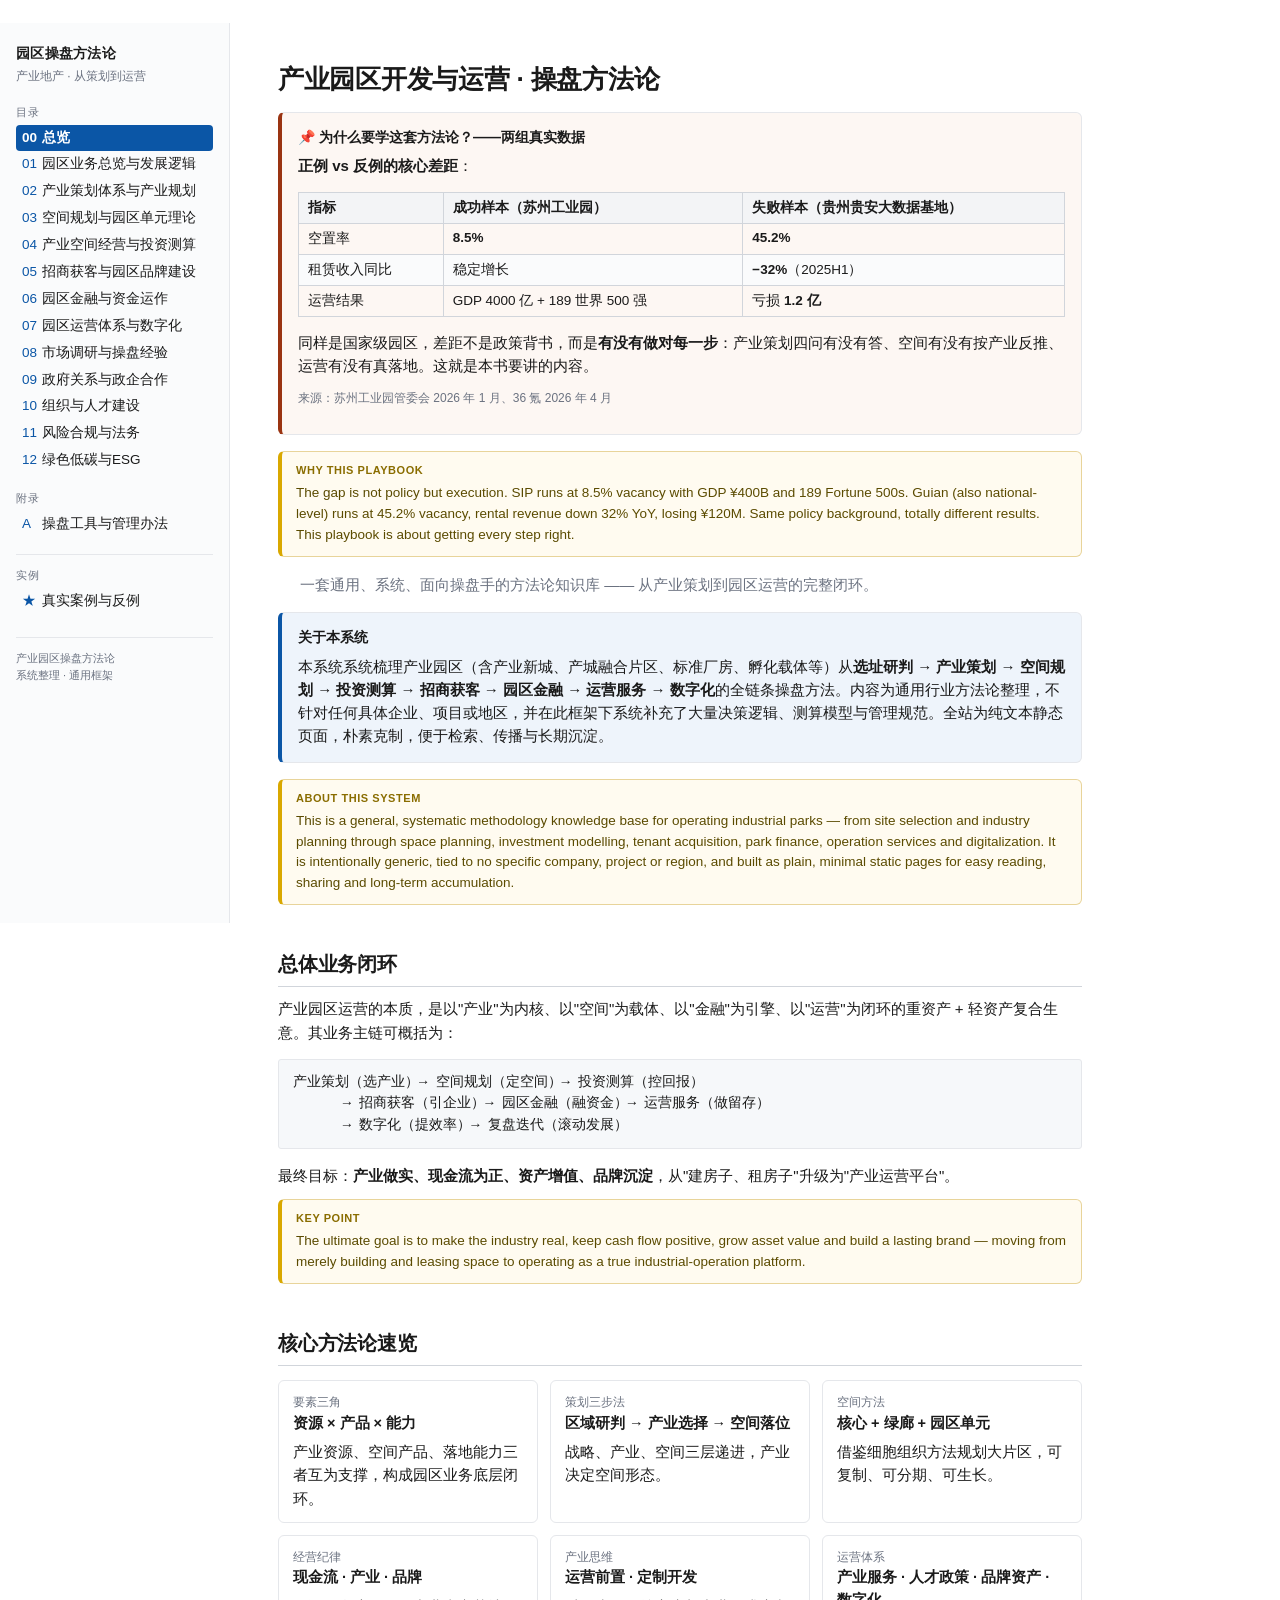
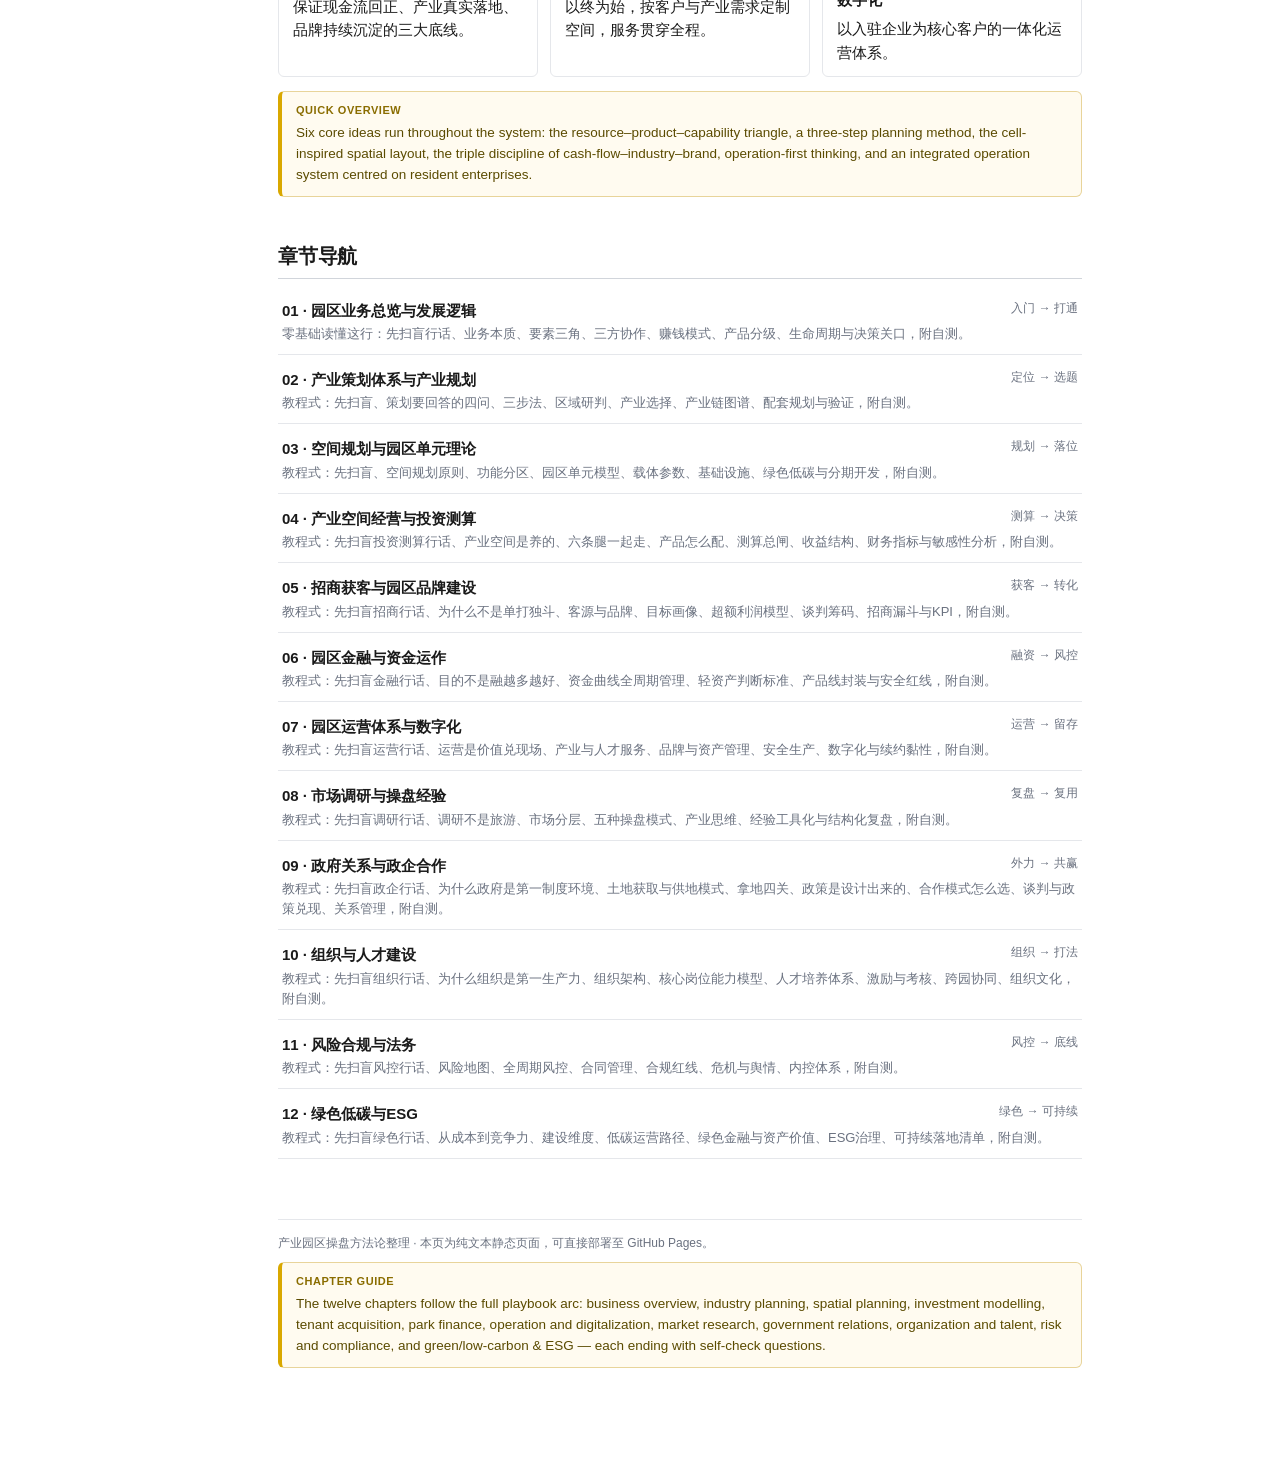
<file: index.html>
﻿﻿<!DOCTYPE html>
<html lang="zh-CN">
<head>
<meta charset="UTF-8">
<meta name="viewport" content="width=device-width, initial-scale=1.0">
<title>产业园区开发与运营 · 操盘方法论</title>
<meta name="description" content="一套通用、系统的产业园区（产业新城、产城融合片区）开发与运营方法论。涵盖产业策划、空间规划、投资测算、招商获客、园区金融、运营服务与数字化，面向园区操盘手的纯文本静态知识库。">
<link rel="stylesheet" href="assets/style.css">
</head>
<body>
<div class="layout">
<nav class="side">
  <div class="brand">园区操盘方法论</div>
  <div class="brand-sub">产业地产 · 从策划到运营</div>
  <div class="nav-section">目录</div>
  <a href="index.html" class="active"><span class="num">00</span>总览</a>
  <a href="ch1.html"><span class="num">01</span>园区业务总览与发展逻辑</a>
  <a href="ch2.html"><span class="num">02</span>产业策划体系与产业规划</a>
  <a href="ch3.html"><span class="num">03</span>空间规划与园区单元理论</a>
  <a href="ch4.html"><span class="num">04</span>产业空间经营与投资测算</a>
  <a href="ch5.html"><span class="num">05</span>招商获客与园区品牌建设</a>
  <a href="ch6.html"><span class="num">06</span>园区金融与资金运作</a>
  <a href="ch7.html"><span class="num">07</span>园区运营体系与数字化</a>
  <a href="ch8.html"><span class="num">08</span>市场调研与操盘经验</a>
  <a href="ch9.html"><span class="num">09</span>政府关系与政企合作</a>
  <a href="ch10.html"><span class="num">10</span>组织与人才建设</a>
  <a href="ch11.html"><span class="num">11</span>风险合规与法务</a>
  <a href="ch12.html"><span class="num">12</span>绿色低碳与ESG</a>
  <div class="nav-section">附录</div>
  <a href="appendix.html"><span class="num">A</span>操盘工具与管理办法</a>
  <div class="nav-section" style="border-top:1px solid var(--line);margin-top:16px;padding-top:12px;">实例</div>
  <a href="case-studies.html"><span class="num">★</span>真实案例与反例</a>
  <div class="side-foot">产业园区操盘方法论<br>系统整理 · 通用框架</div>
</nav>
<main>
<div class="main-wrap">

<h1>产业园区开发与运营 · 操盘方法论</h1>

<div class="box box-warn">
  <div class="box-title">📌 为什么要学这套方法论？——两组真实数据</div>
  <p><strong>正例 vs 反例的核心差距</strong>：</p>
  <table>
  <thead><tr><th>指标</th><th>成功样本（苏州工业园）</th><th>失败样本（贵州贵安大数据基地）</th></tr></thead>
  <tbody>
  <tr><td>空置率</td><td><strong>8.5%</strong></td><td><strong>45.2%</strong></td></tr>
  <tr><td>租赁收入同比</td><td>稳定增长</td><td><strong>−32%</strong>（2025H1）</td></tr>
  <tr><td>运营结果</td><td>GDP 4000 亿 + 189 世界 500 强</td><td>亏损 <strong>1.2 亿</strong></td></tr>
  </tbody>
  </table>
  <p>同样是国家级园区，差距不是政策背书，而是<strong>有没有做对每一步</strong>：产业策划四问有没有答、空间有没有按产业反推、运营有没有真落地。这就是本书要讲的内容。</p>
  <p style="font-size:12px;color:var(--muted);margin-top:4px;">来源：苏州工业园管委会 2026 年 1 月、36 氪 2026 年 4 月</p>
</div>
<div class="en-note"><span class="en-lbl">Why this playbook</span><p>The gap is not policy but execution. SIP runs at 8.5% vacancy with GDP &yen;400B and 189 Fortune 500s. Guian (also national-level) runs at 45.2% vacancy, rental revenue down 32% YoY, losing &yen;120M. Same policy background, totally different results. This playbook is about getting every step right.</p></div>
<p class="ch-desc" style="margin-bottom:16px;">一套通用、系统、面向操盘手的方法论知识库 —— 从产业策划到园区运营的完整闭环。</p>

<div class="box box-accent">
  <div class="box-title">关于本系统</div>
  <p style="margin:0;">本系统系统梳理产业园区（含产业新城、产城融合片区、标准厂房、孵化载体等）从<strong>选址研判 → 产业策划 → 空间规划 → 投资测算 → 招商获客 → 园区金融 → 运营服务 → 数字化</strong>的全链条操盘方法。内容为通用行业方法论整理，不针对任何具体企业、项目或地区，并在此框架下系统补充了大量决策逻辑、测算模型与管理规范。全站为纯文本静态页面，朴素克制，便于检索、传播与长期沉淀。</p>
</div>
<div class="en-note"><span class="en-lbl">About this system</span><p>This is a general, systematic methodology knowledge base for operating industrial parks &mdash; from site selection and industry planning through space planning, investment modelling, tenant acquisition, park finance, operation services and digitalization. It is intentionally generic, tied to no specific company, project or region, and built as plain, minimal static pages for easy reading, sharing and long-term accumulation.</p></div>

<h2>总体业务闭环</h2>
<p>产业园区运营的本质，是以"产业"为内核、以"空间"为载体、以"金融"为引擎、以"运营"为闭环的重资产 + 轻资产复合生意。其业务主链可概括为：</p>
<pre><code>产业策划（选产业）→ 空间规划（定空间）→ 投资测算（控回报）
      → 招商获客（引企业）→ 园区金融（融资金）→ 运营服务（做留存）
      → 数字化（提效率）→ 复盘迭代（滚动发展）</code></pre>
<p>最终目标：<strong>产业做实、现金流为正、资产增值、品牌沉淀</strong>，从"建房子、租房子"升级为"产业运营平台"。</p>
<div class="en-note"><span class="en-lbl">Key point</span><p>The ultimate goal is to make the industry real, keep cash flow positive, grow asset value and build a lasting brand &mdash; moving from merely building and leasing space to operating as a true industrial-operation platform.</p></div>

<h2>核心方法论速览</h2>
<div class="grid c3">
  <div class="card"><span class="k">要素三角</span><h4>资源 × 产品 × 能力</h4>产业资源、空间产品、落地能力三者互为支撑，构成园区业务底层闭环。</div>
  <div class="card"><span class="k">策划三步法</span><h4>区域研判 → 产业选择 → 空间落位</h4>战略、产业、空间三层递进，产业决定空间形态。</div>
  <div class="card"><span class="k">空间方法</span><h4>核心 + 绿廊 + 园区单元</h4>借鉴细胞组织方法规划大片区，可复制、可分期、可生长。</div>
  <div class="card"><span class="k">经营纪律</span><h4>现金流 · 产业 · 品牌</h4>保证现金流回正、产业真实落地、品牌持续沉淀的三大底线。</div>
  <div class="card"><span class="k">产业思维</span><h4>运营前置 · 定制开发</h4>以终为始，按客户与产业需求定制空间，服务贯穿全程。</div>
  <div class="card"><span class="k">运营体系</span><h4>产业服务 · 人才政策 · 品牌资产 · 数字化</h4>以入驻企业为核心客户的一体化运营体系。</div>
</div>
<div class="en-note"><span class="en-lbl">Quick overview</span><p>Six core ideas run throughout the system: the resource&ndash;product&ndash;capability triangle, a three-step planning method, the cell-inspired spatial layout, the triple discipline of cash-flow&ndash;industry&ndash;brand, operation-first thinking, and an integrated operation system centred on resident enterprises.</p></div>

<h2>章节导航</h2>
<ul class="toc">
  <li><a href="ch1.html">01 · 园区业务总览与发展逻辑</a><span class="pg">入门 → 打通</span><div class="desc">零基础读懂这行：先扫盲行话、业务本质、要素三角、三方协作、赚钱模式、产品分级、生命周期与决策关口，附自测。</div></li>
  <li><a href="ch2.html">02 · 产业策划体系与产业规划</a><span class="pg">定位 → 选题</span><div class="desc">教程式：先扫盲、策划要回答的四问、三步法、区域研判、产业选择、产业链图谱、配套规划与验证，附自测。</div></li>
  <li><a href="ch3.html">03 · 空间规划与园区单元理论</a><span class="pg">规划 → 落位</span><div class="desc">教程式：先扫盲、空间规划原则、功能分区、园区单元模型、载体参数、基础设施、绿色低碳与分期开发，附自测。</div></li>
  <li><a href="ch4.html">04 · 产业空间经营与投资测算</a><span class="pg">测算 → 决策</span><div class="desc">教程式：先扫盲投资测算行话、产业空间是养的、六条腿一起走、产品怎么配、测算总闸、收益结构、财务指标与敏感性分析，附自测。</div></li>
  <li><a href="ch5.html">05 · 招商获客与园区品牌建设</a><span class="pg">获客 → 转化</span><div class="desc">教程式：先扫盲招商行话、为什么不是单打独斗、客源与品牌、目标画像、超额利润模型、谈判筹码、招商漏斗与KPI，附自测。</div></li>
  <li><a href="ch6.html">06 · 园区金融与资金运作</a><span class="pg">融资 → 风控</span><div class="desc">教程式：先扫盲金融行话、目的不是融越多越好、资金曲线全周期管理、轻资产判断标准、产品线封装与安全红线，附自测。</div></li>
  <li><a href="ch7.html">07 · 园区运营体系与数字化</a><span class="pg">运营 → 留存</span><div class="desc">教程式：先扫盲运营行话、运营是价值兑现场、产业与人才服务、品牌与资产管理、安全生产、数字化与续约黏性，附自测。</div></li>
  <li><a href="ch8.html">08 · 市场调研与操盘经验</a><span class="pg">复盘 → 复用</span><div class="desc">教程式：先扫盲调研行话、调研不是旅游、市场分层、五种操盘模式、产业思维、经验工具化与结构化复盘，附自测。</div></li>
  <li><a href="ch9.html">09 · 政府关系与政企合作</a><span class="pg">外力 → 共赢</span><div class="desc">教程式：先扫盲政企行话、为什么政府是第一制度环境、土地获取与供地模式、拿地四关、政策是设计出来的、合作模式怎么选、谈判与政策兑现、关系管理，附自测。</div></li>
  <li><a href="ch10.html">10 · 组织与人才建设</a><span class="pg">组织 → 打法</span><div class="desc">教程式：先扫盲组织行话、为什么组织是第一生产力、组织架构、核心岗位能力模型、人才培养体系、激励与考核、跨园协同、组织文化，附自测。</div></li>
  <li><a href="ch11.html">11 · 风险合规与法务</a><span class="pg">风控 → 底线</span><div class="desc">教程式：先扫盲风控行话、风险地图、全周期风控、合同管理、合规红线、危机与舆情、内控体系，附自测。</div></li>
  <li><a href="ch12.html">12 · 绿色低碳与ESG</a><span class="pg">绿色 → 可持续</span><div class="desc">教程式：先扫盲绿色行话、从成本到竞争力、建设维度、低碳运营路径、绿色金融与资产价值、ESG治理、可持续落地清单，附自测。</div></li>
</ul>

<div class="foot-note">产业园区操盘方法论整理 · 本页为纯文本静态页面，可直接部署至 GitHub Pages。</div>
<div class="en-note"><span class="en-lbl">Chapter guide</span><p>The twelve chapters follow the full playbook arc: business overview, industry planning, spatial planning, investment modelling, tenant acquisition, park finance, operation and digitalization, market research, government relations, organization and talent, risk and compliance, and green/low-carbon &amp; ESG &mdash; each ending with self-check questions.</p></div>

</div>
</main>
</div>
</body>
</html>
</file>
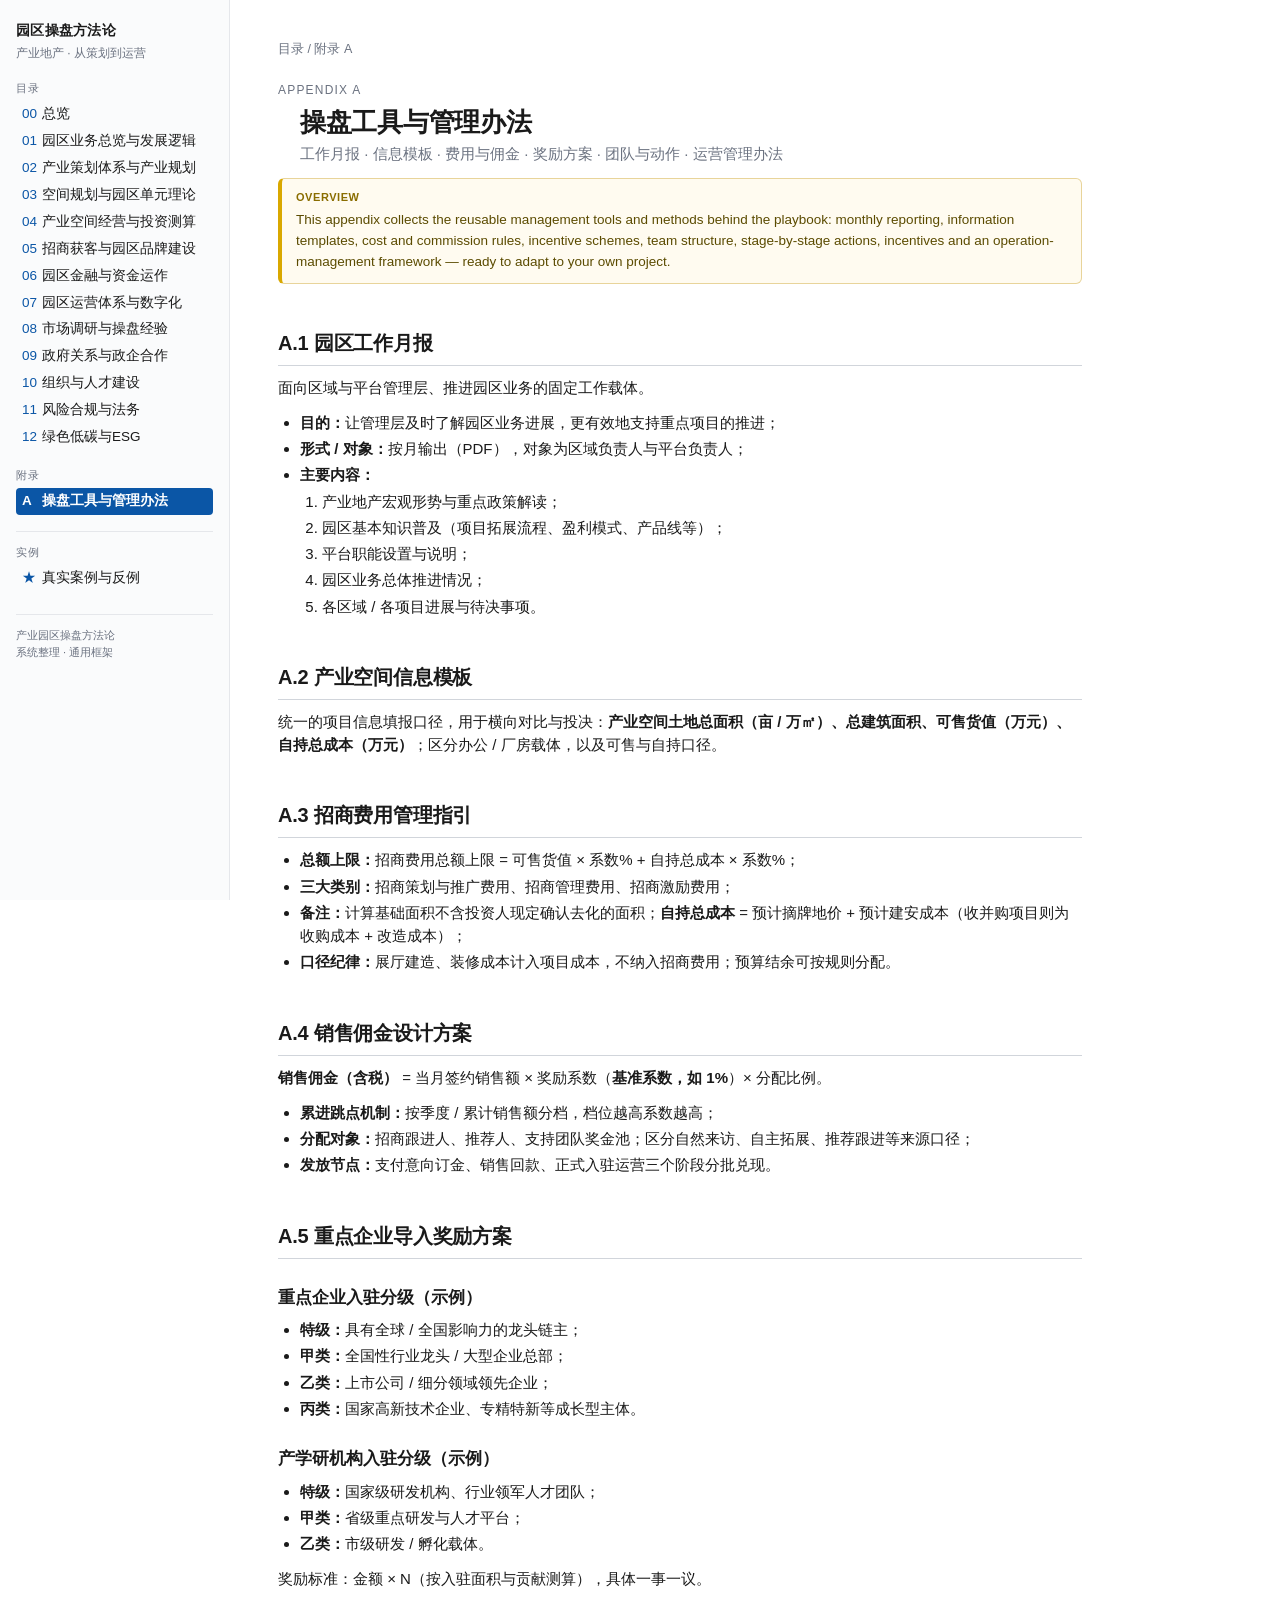
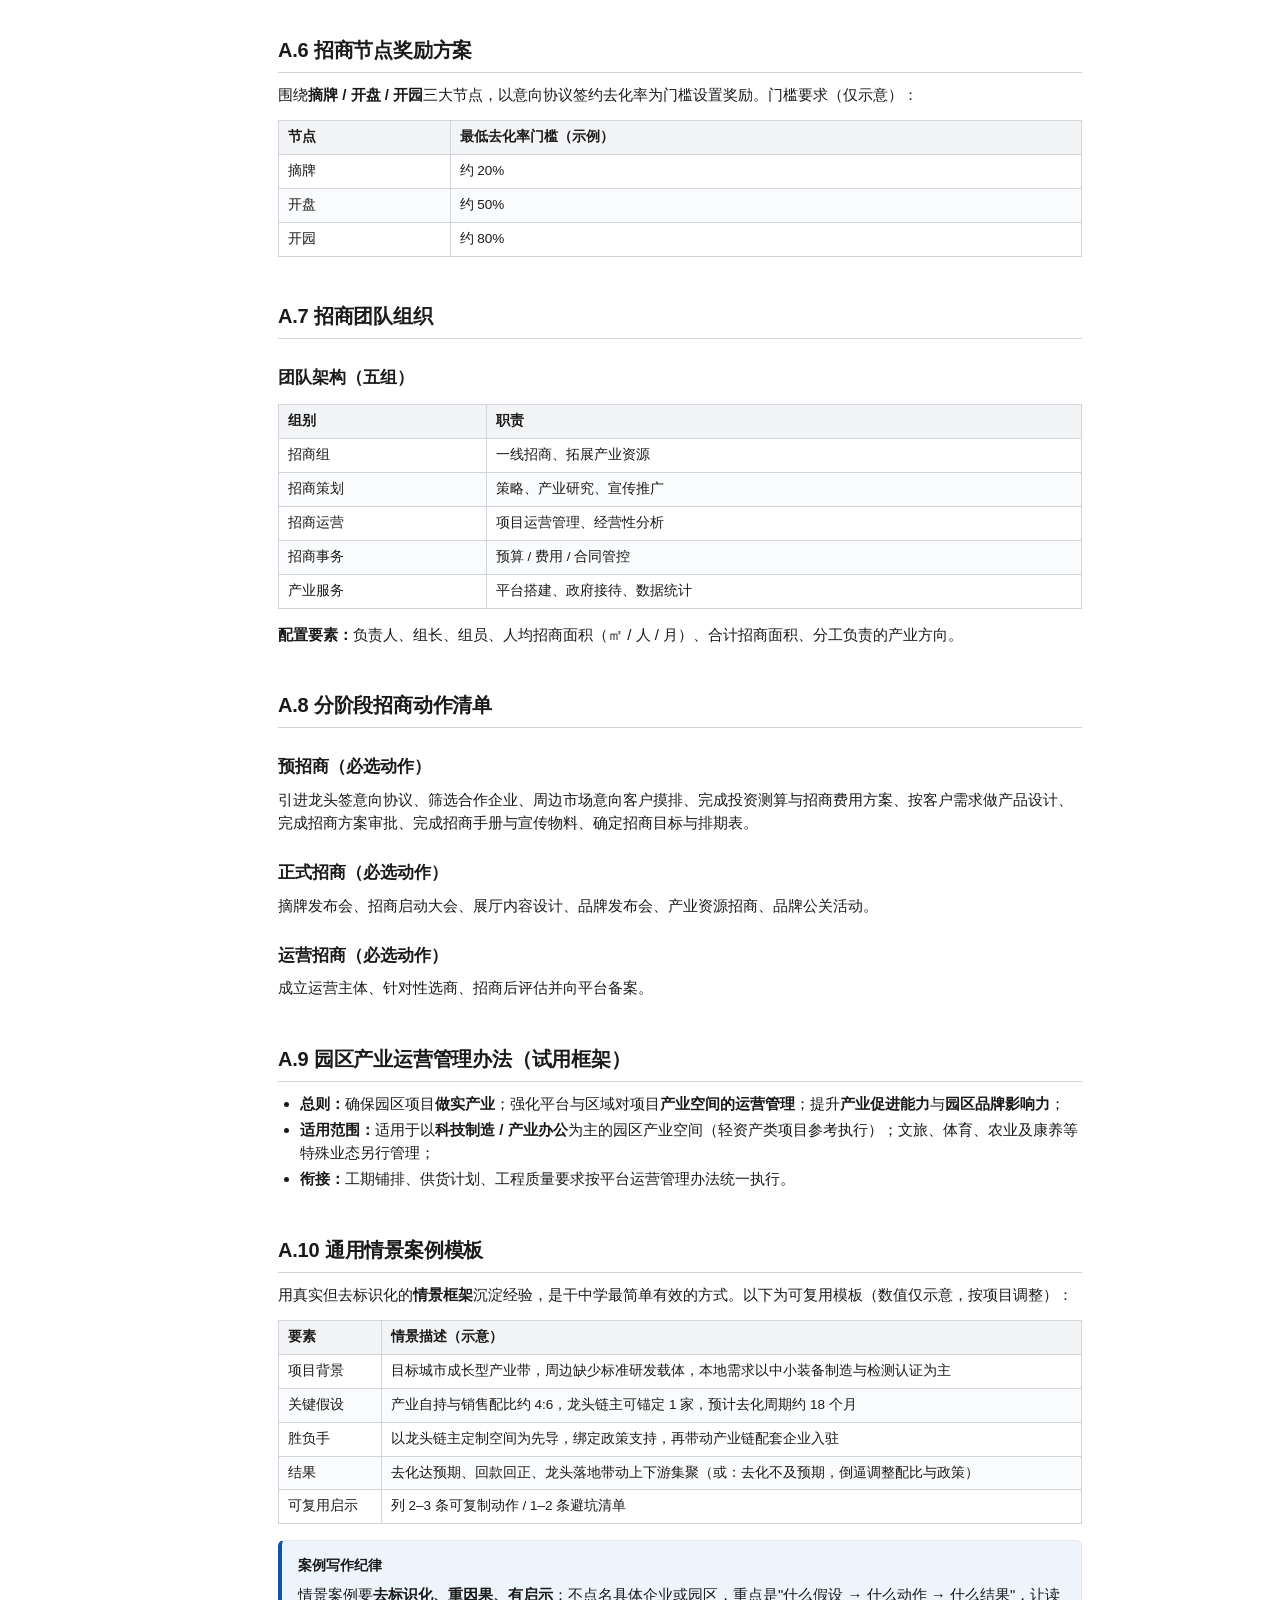
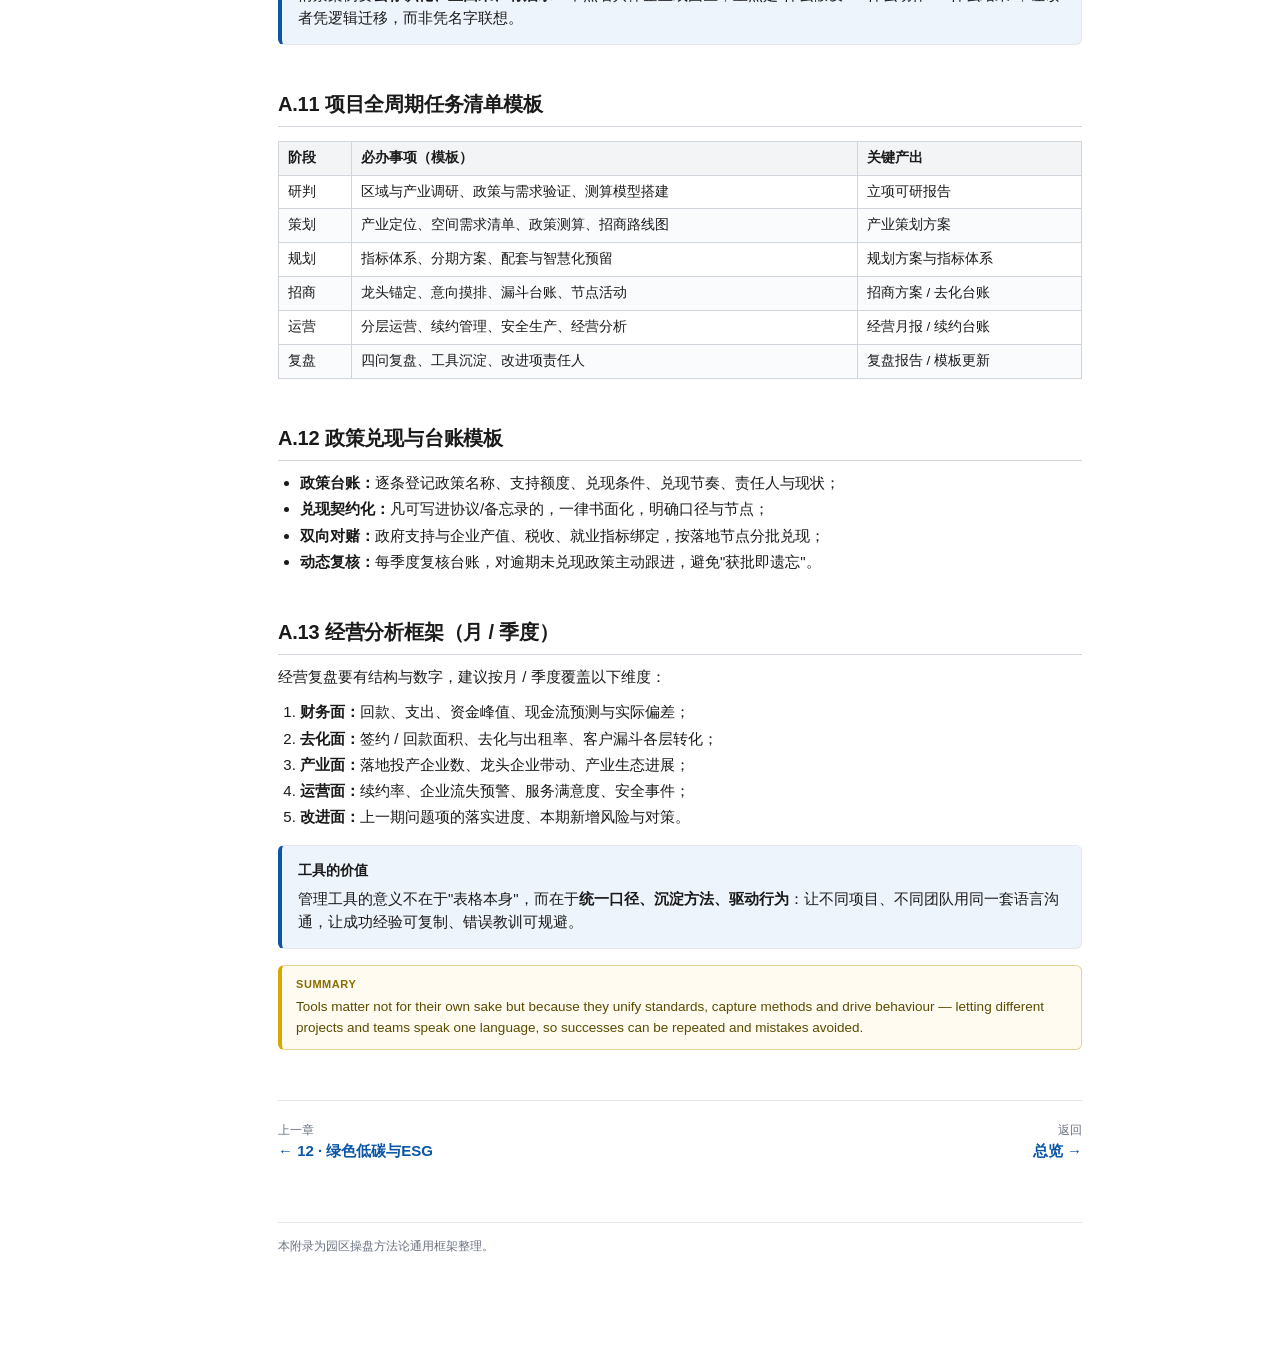
<file: appendix.html>
﻿<!DOCTYPE html>
<html lang="zh-CN">
<head>
<meta charset="UTF-8">
<meta name="viewport" content="width=device-width, initial-scale=1.0">
<title>附录 操盘工具与管理办法 · 园区操盘方法论</title>
<link rel="stylesheet" href="assets/style.css">
</head>
<body>
<div class="layout">
<nav class="side">
  <div class="brand">园区操盘方法论</div>
  <div class="brand-sub">产业地产 · 从策划到运营</div>
  <div class="nav-section">目录</div>
  <a href="index.html"><span class="num">00</span>总览</a>
  <a href="ch1.html"><span class="num">01</span>园区业务总览与发展逻辑</a>
  <a href="ch2.html"><span class="num">02</span>产业策划体系与产业规划</a>
  <a href="ch3.html"><span class="num">03</span>空间规划与园区单元理论</a>
  <a href="ch4.html"><span class="num">04</span>产业空间经营与投资测算</a>
  <a href="ch5.html"><span class="num">05</span>招商获客与园区品牌建设</a>
  <a href="ch6.html"><span class="num">06</span>园区金融与资金运作</a>
  <a href="ch7.html"><span class="num">07</span>园区运营体系与数字化</a>
  <a href="ch8.html"><span class="num">08</span>市场调研与操盘经验</a>
  <a href="ch9.html"><span class="num">09</span>政府关系与政企合作</a>
  <a href="ch10.html"><span class="num">10</span>组织与人才建设</a>
  <a href="ch11.html"><span class="num">11</span>风险合规与法务</a>
  <a href="ch12.html"><span class="num">12</span>绿色低碳与ESG</a>
  <div class="nav-section">附录</div>
  <a href="appendix.html" class="active"><span class="num">A</span>操盘工具与管理办法</a>
  <div class="nav-section" style="border-top:1px solid var(--line);margin-top:16px;padding-top:12px;">实例</div>
  <a href="case-studies.html"><span class="num">★</span>真实案例与反例</a>
  <div class="side-foot">产业园区操盘方法论<br>系统整理 · 通用框架</div>
</nav>
<main>
<div class="main-wrap">
<p class="crumb"><a href="index.html">目录</a> / 附录 A</p>
<div class="ch-kicker">Appendix A</div>
<h1 class="ch-title">操盘工具与管理办法</h1>
<p class="ch-desc">工作月报 · 信息模板 · 费用与佣金 · 奖励方案 · 团队与动作 · 运营管理办法</p>
<div class="en-note"><span class="en-lbl">Overview</span><p>This appendix collects the reusable management tools and methods behind the playbook: monthly reporting, information templates, cost and commission rules, incentive schemes, team structure, stage-by-stage actions, incentives and an operation-management framework &mdash; ready to adapt to your own project.</p></div>

<h2 id="a1">A.1 园区工作月报</h2>
<p>面向区域与平台管理层、推进园区业务的固定工作载体。</p>
<ul>
  <li><strong>目的：</strong>让管理层及时了解园区业务进展，更有效地支持重点项目的推进；</li>
  <li><strong>形式 / 对象：</strong>按月输出（PDF），对象为区域负责人与平台负责人；</li>
  <li><strong>主要内容：</strong>
    <ol>
      <li>产业地产宏观形势与重点政策解读；</li>
      <li>园区基本知识普及（项目拓展流程、盈利模式、产品线等）；</li>
      <li>平台职能设置与说明；</li>
      <li>园区业务总体推进情况；</li>
      <li>各区域 / 各项目进展与待决事项。</li>
    </ol>
  </li>
</ul>

<h2 id="a2">A.2 产业空间信息模板</h2>
<p>统一的项目信息填报口径，用于横向对比与投决：<strong>产业空间土地总面积（亩 / 万㎡）、总建筑面积、可售货值（万元）、自持总成本（万元）</strong>；区分办公 / 厂房载体，以及可售与自持口径。</p>

<h2 id="a3">A.3 招商费用管理指引</h2>
<ul>
  <li><strong>总额上限：</strong>招商费用总额上限 = 可售货值 × 系数% + 自持总成本 × 系数%；</li>
  <li><strong>三大类别：</strong>招商策划与推广费用、招商管理费用、招商激励费用；</li>
  <li><strong>备注：</strong>计算基础面积不含投资人现定确认去化的面积；<strong>自持总成本</strong> = 预计摘牌地价 + 预计建安成本（收并购项目则为收购成本 + 改造成本）；</li>
  <li><strong>口径纪律：</strong>展厅建造、装修成本计入项目成本，不纳入招商费用；预算结余可按规则分配。</li>
</ul>

<h2 id="a4">A.4 销售佣金设计方案</h2>
<p><strong>销售佣金（含税）</strong> = 当月签约销售额 × 奖励系数（<strong>基准系数，如 1%</strong>）× 分配比例。</p>
<ul>
  <li><strong>累进跳点机制：</strong>按季度 / 累计销售额分档，档位越高系数越高；</li>
  <li><strong>分配对象：</strong>招商跟进人、推荐人、支持团队奖金池；区分自然来访、自主拓展、推荐跟进等来源口径；</li>
  <li><strong>发放节点：</strong>支付意向订金、销售回款、正式入驻运营三个阶段分批兑现。</li>
</ul>

<h2 id="a5">A.5 重点企业导入奖励方案</h2>
<h3>重点企业入驻分级（示例）</h3>
<ul>
  <li><strong>特级：</strong>具有全球 / 全国影响力的龙头链主；</li>
  <li><strong>甲类：</strong>全国性行业龙头 / 大型企业总部；</li>
  <li><strong>乙类：</strong>上市公司 / 细分领域领先企业；</li>
  <li><strong>丙类：</strong>国家高新技术企业、专精特新等成长型主体。</li>
</ul>
<h3>产学研机构入驻分级（示例）</h3>
<ul>
  <li><strong>特级：</strong>国家级研发机构、行业领军人才团队；</li>
  <li><strong>甲类：</strong>省级重点研发与人才平台；</li>
  <li><strong>乙类：</strong>市级研发 / 孵化载体。</li>
</ul>
<p>奖励标准：金额 × N（按入驻面积与贡献测算），具体一事一议。</p>

<h2 id="a6">A.6 招商节点奖励方案</h2>
<p>围绕<strong>摘牌 / 开盘 / 开园</strong>三大节点，以意向协议签约去化率为门槛设置奖励。门槛要求（仅示意）：</p>
<table class="num">
<thead><tr><th>节点</th><th>最低去化率门槛（示例）</th></tr></thead>
<tbody>
<tr><td>摘牌</td><td>约 20%</td></tr>
<tr><td>开盘</td><td>约 50%</td></tr>
<tr><td>开园</td><td>约 80%</td></tr>
</tbody>
</table>

<h2 id="a7">A.7 招商团队组织</h2>
<h3>团队架构（五组）</h3>
<table>
<thead><tr><th>组别</th><th>职责</th></tr></thead>
<tbody>
<tr><td>招商组</td><td>一线招商、拓展产业资源</td></tr>
<tr><td>招商策划</td><td>策略、产业研究、宣传推广</td></tr>
<tr><td>招商运营</td><td>项目运营管理、经营性分析</td></tr>
<tr><td>招商事务</td><td>预算 / 费用 / 合同管控</td></tr>
<tr><td>产业服务</td><td>平台搭建、政府接待、数据统计</td></tr>
</tbody>
</table>
<p><strong>配置要素：</strong>负责人、组长、组员、人均招商面积（㎡ / 人 / 月）、合计招商面积、分工负责的产业方向。</p>

<h2 id="a8">A.8 分阶段招商动作清单</h2>
<h3>预招商（必选动作）</h3>
<p>引进龙头签意向协议、筛选合作企业、周边市场意向客户摸排、完成投资测算与招商费用方案、按客户需求做产品设计、完成招商方案审批、完成招商手册与宣传物料、确定招商目标与排期表。</p>
<h3>正式招商（必选动作）</h3>
<p>摘牌发布会、招商启动大会、展厅内容设计、品牌发布会、产业资源招商、品牌公关活动。</p>
<h3>运营招商（必选动作）</h3>
<p>成立运营主体、针对性选商、招商后评估并向平台备案。</p>

<h2 id="a9">A.9 园区产业运营管理办法（试用框架）</h2>
<ul>
  <li><strong>总则：</strong>确保园区项目<strong>做实产业</strong>；强化平台与区域对项目<strong>产业空间的运营管理</strong>；提升<strong>产业促进能力</strong>与<strong>园区品牌影响力</strong>；</li>
  <li><strong>适用范围：</strong>适用于以<strong>科技制造 / 产业办公</strong>为主的园区产业空间（轻资产类项目参考执行）；文旅、体育、农业及康养等特殊业态另行管理；</li>
  <li><strong>衔接：</strong>工期铺排、供货计划、工程质量要求按平台运营管理办法统一执行。</li>
</ul>

<h2 id="a10">A.10 通用情景案例模板</h2>
<p>用真实但去标识化的<strong>情景框架</strong>沉淀经验，是干中学最简单有效的方式。以下为可复用模板（数值仅示意，按项目调整）：</p>
<table>
<thead><tr><th>要素</th><th>情景描述（示意）</th></tr></thead>
<tbody>
<tr><td>项目背景</td><td>目标城市成长型产业带，周边缺少标准研发载体，本地需求以中小装备制造与检测认证为主</td></tr>
<tr><td>关键假设</td><td>产业自持与销售配比约 4:6，龙头链主可锚定 1 家，预计去化周期约 18 个月</td></tr>
<tr><td>胜负手</td><td>以龙头链主定制空间为先导，绑定政策支持，再带动产业链配套企业入驻</td></tr>
<tr><td>结果</td><td>去化达预期、回款回正、龙头落地带动上下游集聚（或：去化不及预期，倒逼调整配比与政策）</td></tr>
<tr><td>可复用启示</td><td>列 2–3 条可复制动作 / 1–2 条避坑清单</td></tr>
</tbody>
</table>
<div class="box box-accent"><div class="box-title">案例写作纪律</div><p style="margin:0;">情景案例要<strong>去标识化、重因果、有启示</strong>：不点名具体企业或园区，重点是"什么假设 → 什么动作 → 什么结果"，让读者凭逻辑迁移，而非凭名字联想。</p></div>

<h2 id="a11">A.11 项目全周期任务清单模板</h2>
<table class="num">
<thead><tr><th>阶段</th><th>必办事项（模板）</th><th>关键产出</th></tr></thead>
<tbody>
<tr><td>研判</td><td>区域与产业调研、政策与需求验证、测算模型搭建</td><td>立项可研报告</td></tr>
<tr><td>策划</td><td>产业定位、空间需求清单、政策测算、招商路线图</td><td>产业策划方案</td></tr>
<tr><td>规划</td><td>指标体系、分期方案、配套与智慧化预留</td><td>规划方案与指标体系</td></tr>
<tr><td>招商</td><td>龙头锚定、意向摸排、漏斗台账、节点活动</td><td>招商方案 / 去化台账</td></tr>
<tr><td>运营</td><td>分层运营、续约管理、安全生产、经营分析</td><td>经营月报 / 续约台账</td></tr>
<tr><td>复盘</td><td>四问复盘、工具沉淀、改进项责任人</td><td>复盘报告 / 模板更新</td></tr>
</tbody>
</table>

<h2 id="a12">A.12 政策兑现与台账模板</h2>
<ul>
  <li><strong>政策台账：</strong>逐条登记政策名称、支持额度、兑现条件、兑现节奏、责任人与现状；</li>
  <li><strong>兑现契约化：</strong>凡可写进协议/备忘录的，一律书面化，明确口径与节点；</li>
  <li><strong>双向对赌：</strong>政府支持与企业产值、税收、就业指标绑定，按落地节点分批兑现；</li>
  <li><strong>动态复核：</strong>每季度复核台账，对逾期未兑现政策主动跟进，避免"获批即遗忘"。</li>
</ul>

<h2 id="a13">A.13 经营分析框架（月 / 季度）</h2>
<p>经营复盘要有结构与数字，建议按月 / 季度覆盖以下维度：</p>
<ol>
  <li><strong>财务面：</strong>回款、支出、资金峰值、现金流预测与实际偏差；</li>
  <li><strong>去化面：</strong>签约 / 回款面积、去化与出租率、客户漏斗各层转化；</li>
  <li><strong>产业面：</strong>落地投产企业数、龙头企业带动、产业生态进展；</li>
  <li><strong>运营面：</strong>续约率、企业流失预警、服务满意度、安全事件；</li>
  <li><strong>改进面：</strong>上一期问题项的落实进度、本期新增风险与对策。</li>
</ol>

<div class="box box-accent"><div class="box-title">工具的价值</div><p style="margin:0;">管理工具的意义不在于"表格本身"，而在于<strong>统一口径、沉淀方法、驱动行为</strong>：让不同项目、不同团队用同一套语言沟通，让成功经验可复制、错误教训可规避。</p></div>
<div class="en-note"><span class="en-lbl">Summary</span><p>Tools matter not for their own sake but because they unify standards, capture methods and drive behaviour &mdash; letting different projects and teams speak one language, so successes can be repeated and mistakes avoided.</p></div>

<div class="pager">
  <div class="prev"><span class="lbl">上一章</span><a href="ch12.html">← 12 · 绿色低碳与ESG</a></div>
  <div class="next"><span class="lbl">返回</span><a href="index.html">总览 →</a></div>
</div>
<div class="foot-note">本附录为园区操盘方法论通用框架整理。</div>
</div>
</main>
</div>
</body>
</html>
</file>
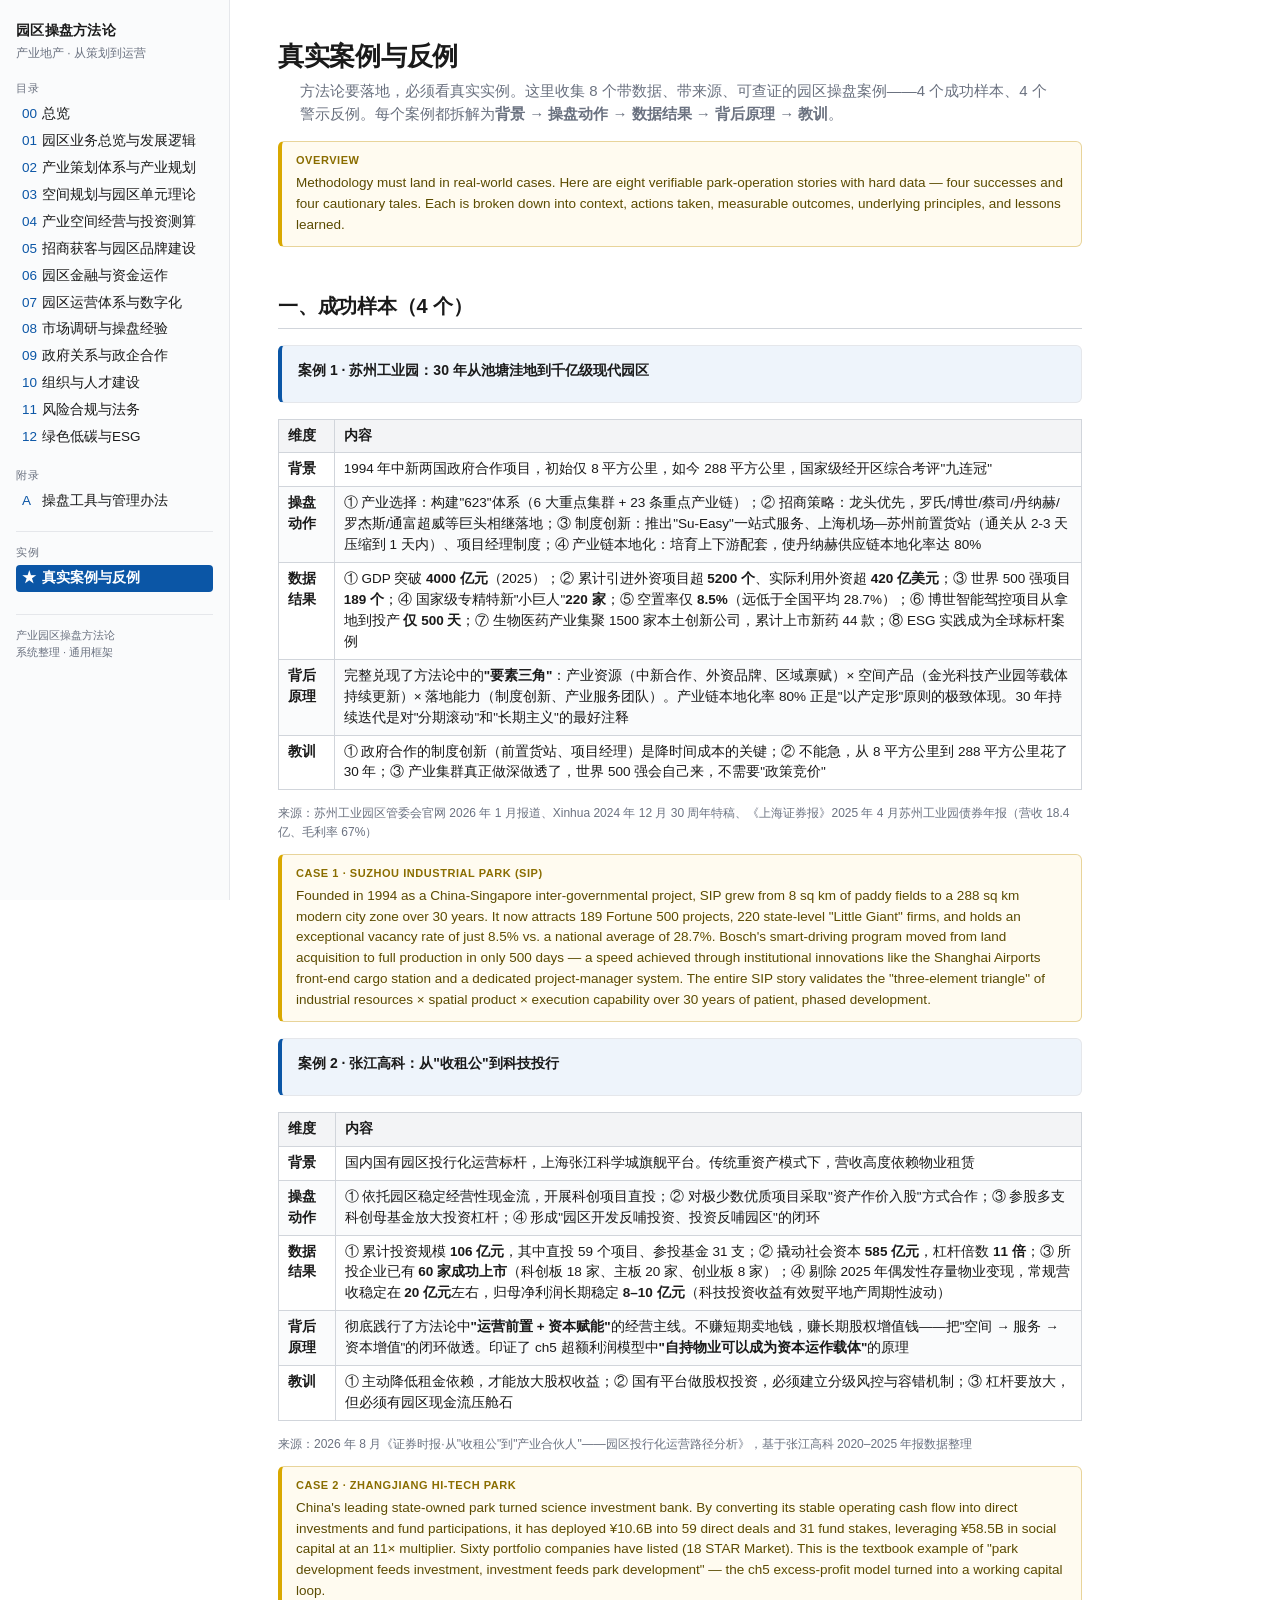
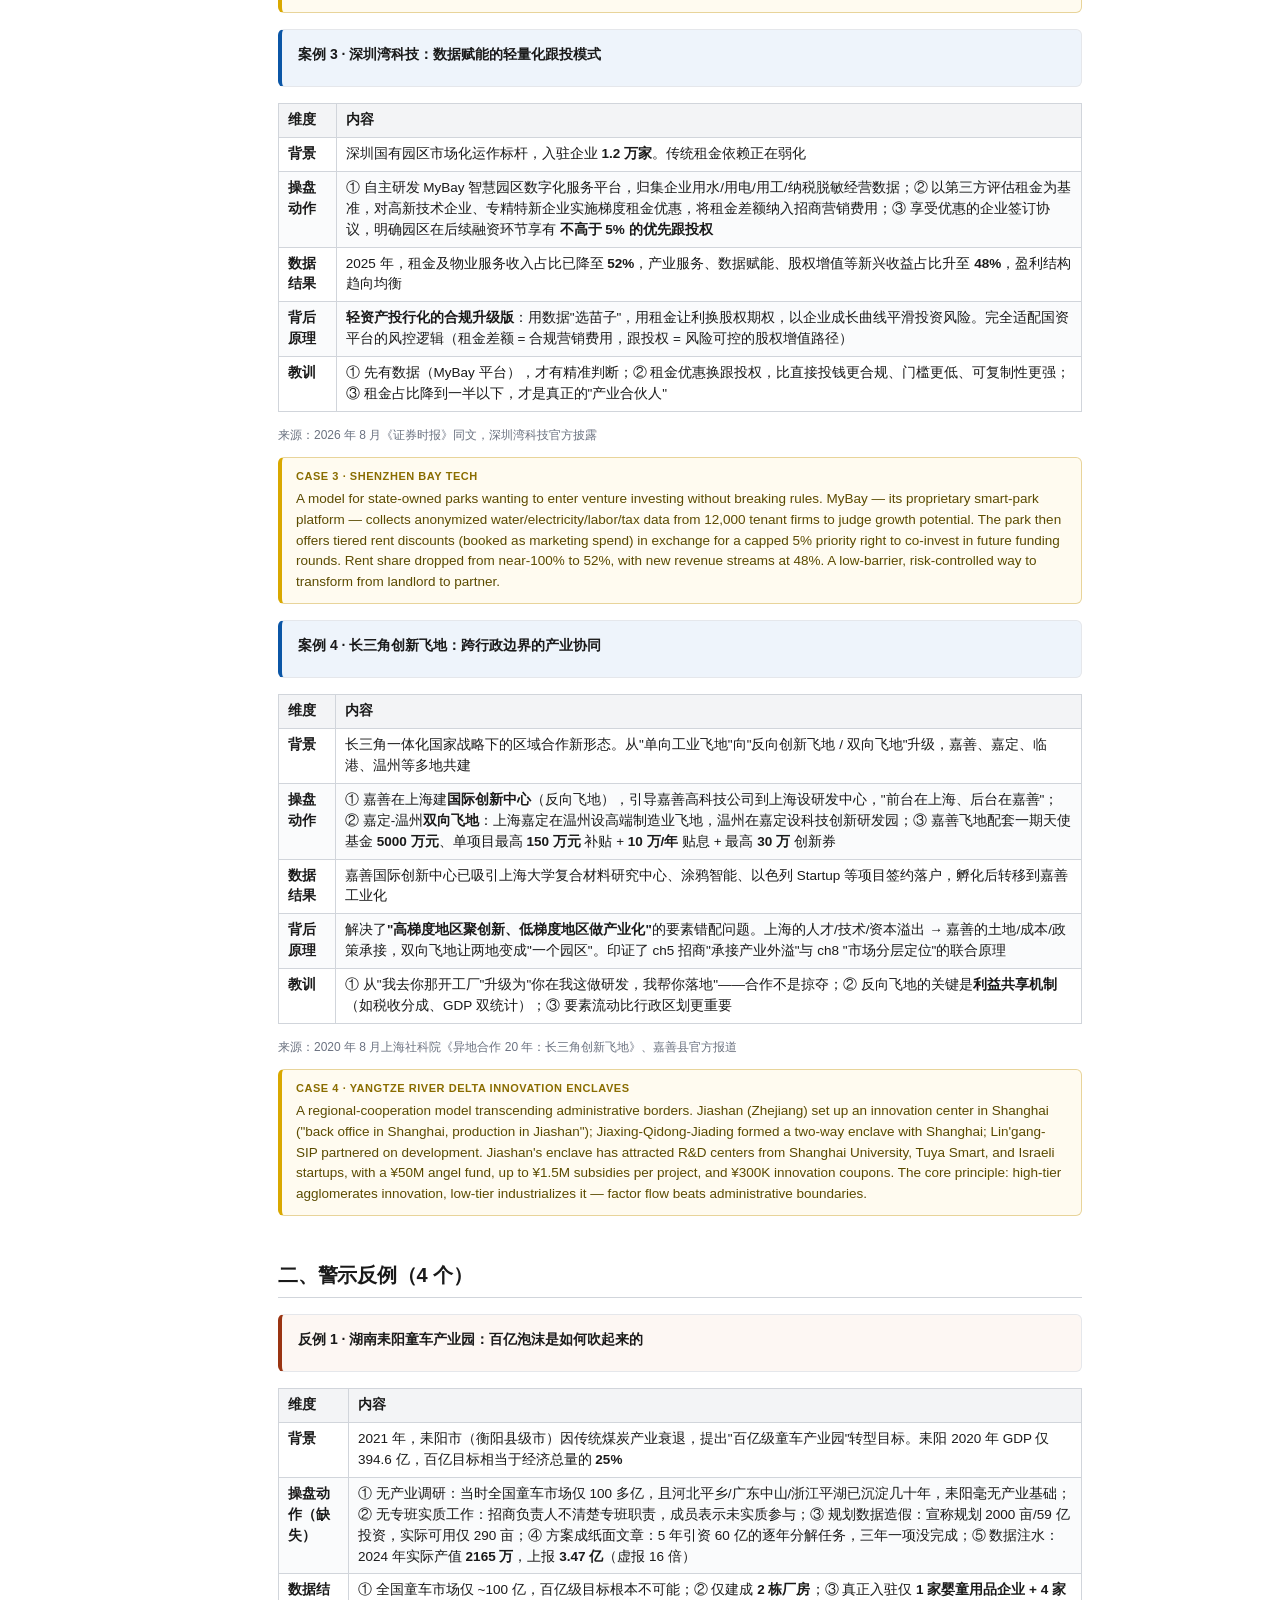
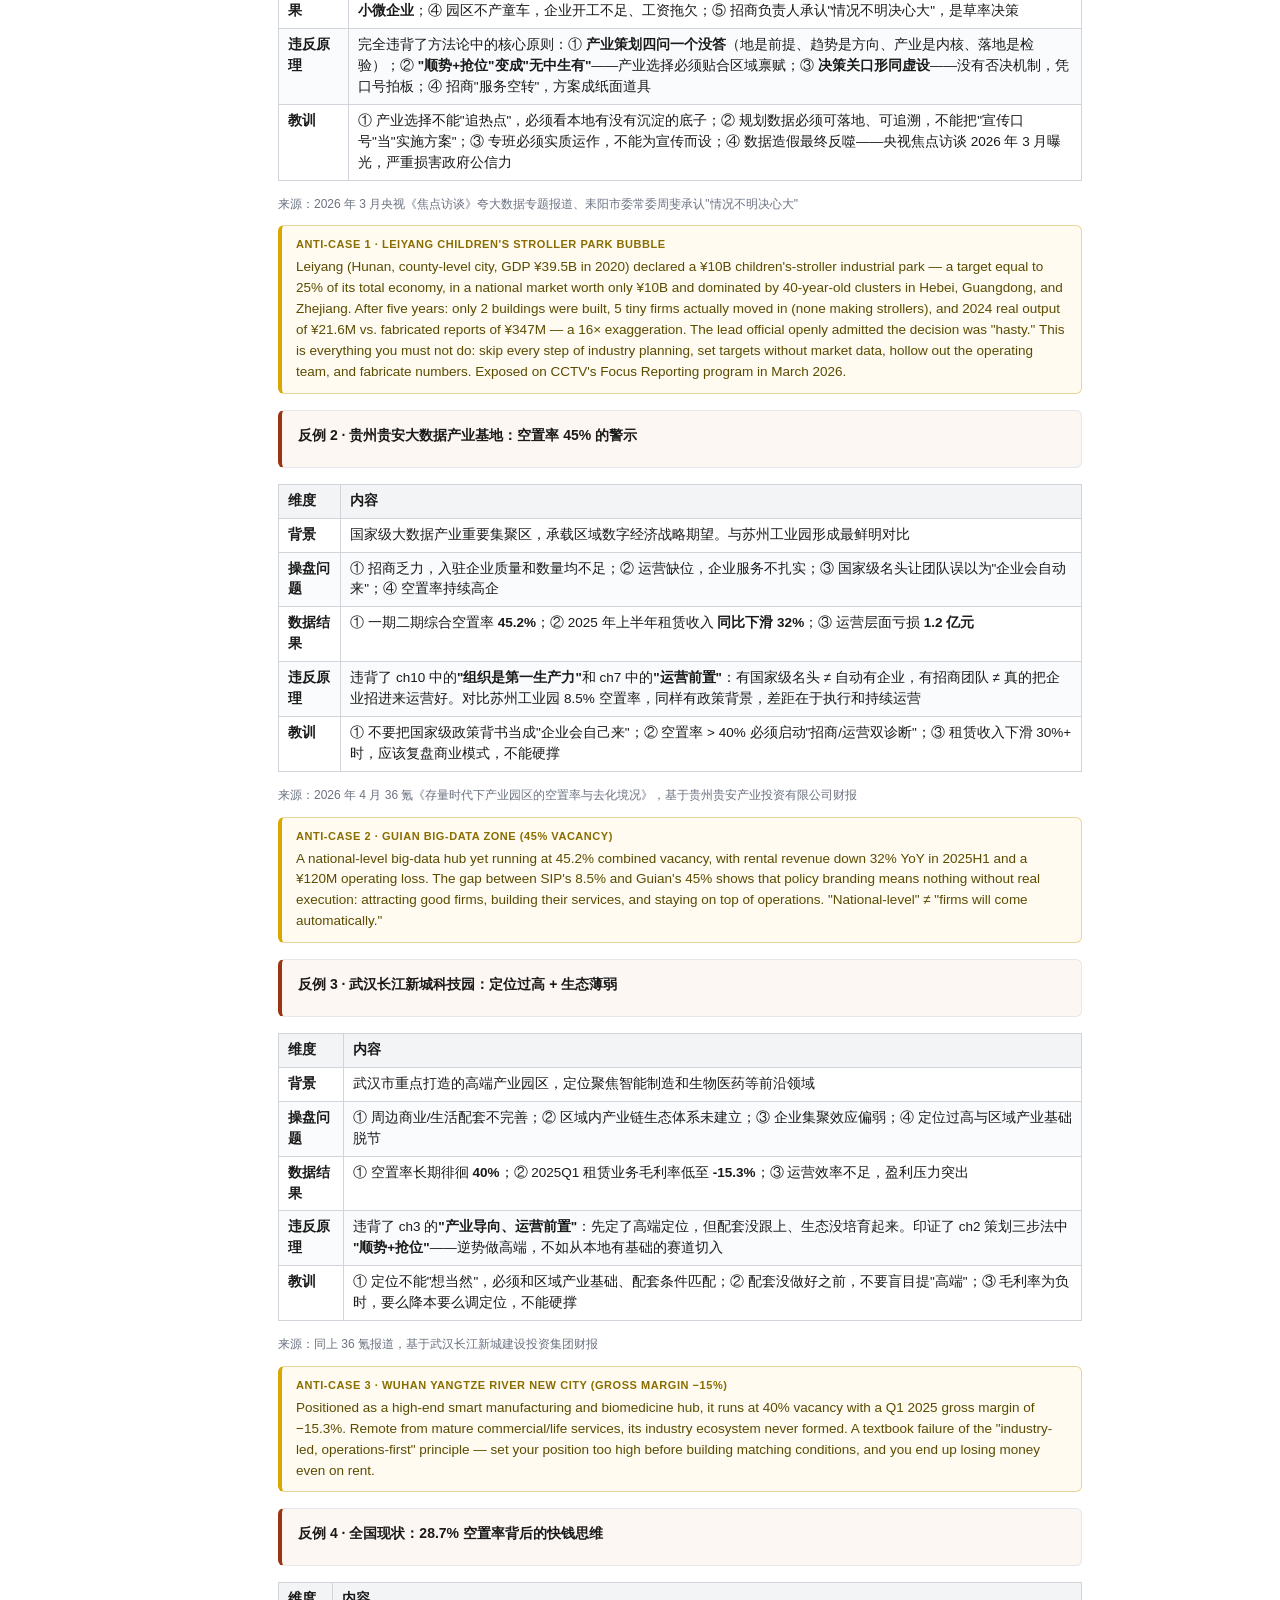
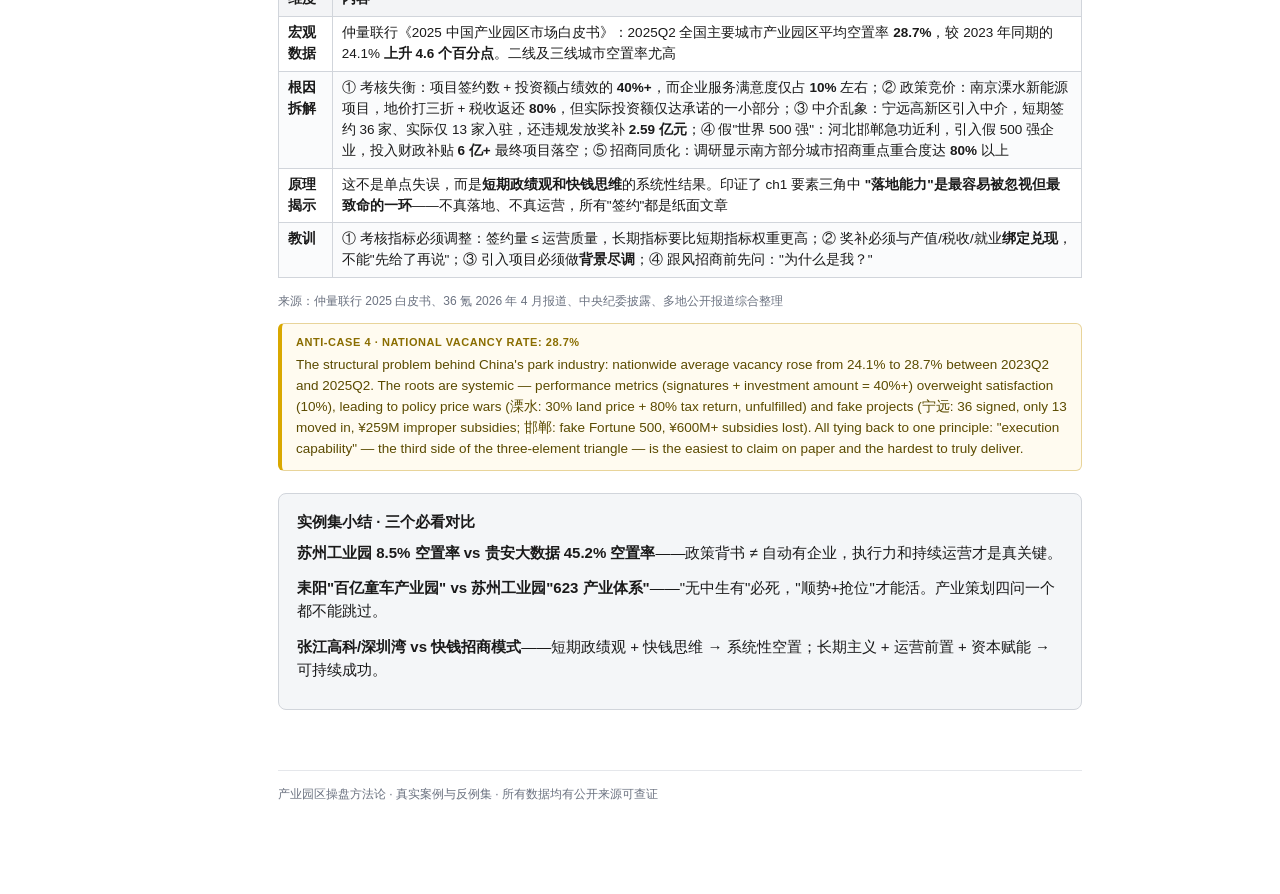
<file: case-studies.html>
﻿<!DOCTYPE html>
<html lang="zh-CN">
<head>
<meta charset="UTF-8">
<meta name="viewport" content="width=device-width, initial-scale=1.0">
<title>实例集 · 真实园区操盘案例</title>
<link rel="stylesheet" href="assets/style.css">
</head>
<body>
<div class="layout">
<nav class="side">
  <div class="brand">园区操盘方法论</div>
  <div class="brand-sub">产业地产 · 从策划到运营</div>
  <div class="nav-section">目录</div>
  <a href="index.html"><span class="num">00</span>总览</a>
  <a href="ch1.html"><span class="num">01</span>园区业务总览与发展逻辑</a>
  <a href="ch2.html"><span class="num">02</span>产业策划体系与产业规划</a>
  <a href="ch3.html"><span class="num">03</span>空间规划与园区单元理论</a>
  <a href="ch4.html"><span class="num">04</span>产业空间经营与投资测算</a>
  <a href="ch5.html"><span class="num">05</span>招商获客与园区品牌建设</a>
  <a href="ch6.html"><span class="num">06</span>园区金融与资金运作</a>
  <a href="ch7.html"><span class="num">07</span>园区运营体系与数字化</a>
  <a href="ch8.html"><span class="num">08</span>市场调研与操盘经验</a>
  <a href="ch9.html"><span class="num">09</span>政府关系与政企合作</a>
  <a href="ch10.html"><span class="num">10</span>组织与人才建设</a>
  <a href="ch11.html"><span class="num">11</span>风险合规与法务</a>
  <a href="ch12.html"><span class="num">12</span>绿色低碳与ESG</a>
  <div class="nav-section">附录</div>
  <a href="appendix.html"><span class="num">A</span>操盘工具与管理办法</a>
  <div class="nav-section" style="border-top:1px solid var(--line);margin-top:16px;padding-top:12px;">实例</div>
  <a href="case-studies.html" class="active"><span class="num">★</span>真实案例与反例</a>
  <div class="side-foot">产业园区操盘方法论<br>系统整理 · 通用框架</div>
</nav>
<main>
<div class="main-wrap">

<h1>真实案例与反例</h1>
<p class="ch-desc" style="margin-bottom:16px;">方法论要落地，必须看真实实例。这里收集 8 个带数据、带来源、可查证的园区操盘案例——4 个成功样本、4 个警示反例。每个案例都拆解为<strong>背景 → 操盘动作 → 数据结果 → 背后原理 → 教训</strong>。</p>
<div class="en-note"><span class="en-lbl">Overview</span><p>Methodology must land in real-world cases. Here are eight verifiable park-operation stories with hard data — four successes and four cautionary tales. Each is broken down into context, actions taken, measurable outcomes, underlying principles, and lessons learned.</p></div>

<h2>一、成功样本（4 个）</h2>

<!-- ========== 案例 1：苏州工业园 ========== -->
<div class="box box-accent"><div class="box-title">案例 1 · 苏州工业园：30 年从池塘洼地到千亿级现代园区</div></div>
<table>
<thead><tr><th>维度</th><th>内容</th></tr></thead>
<tbody>
<tr><td><strong>背景</strong></td><td>1994 年中新两国政府合作项目，初始仅 8 平方公里，如今 288 平方公里，国家级经开区综合考评"九连冠"</td></tr>
<tr><td><strong>操盘动作</strong></td><td>① 产业选择：构建"623"体系（6 大重点集群 + 23 条重点产业链）；② 招商策略：龙头优先，罗氏/博世/蔡司/丹纳赫/罗杰斯/通富超威等巨头相继落地；③ 制度创新：推出"Su-Easy"一站式服务、上海机场—苏州前置货站（通关从 2-3 天压缩到 1 天内）、项目经理制度；④ 产业链本地化：培育上下游配套，使丹纳赫供应链本地化率达 80%</td></tr>
<tr><td><strong>数据结果</strong></td><td>① GDP 突破 <strong>4000 亿元</strong>（2025）；② 累计引进外资项目超 <strong>5200 个</strong>、实际利用外资超 <strong>420 亿美元</strong>；③ 世界 500 强项目 <strong>189 个</strong>；④ 国家级专精特新"小巨人"<strong>220 家</strong>；⑤ 空置率仅 <strong>8.5%</strong>（远低于全国平均 28.7%）；⑥ 博世智能驾控项目从拿地到投产 <strong>仅 500 天</strong>；⑦ 生物医药产业集聚 1500 家本土创新公司，累计上市新药 44 款；⑧ ESG 实践成为全球标杆案例</td></tr>
<tr><td><strong>背后原理</strong></td><td>完整兑现了方法论中的<strong>"要素三角"</strong>：产业资源（中新合作、外资品牌、区域禀赋）× 空间产品（金光科技产业园等载体持续更新）× 落地能力（制度创新、产业服务团队）。产业链本地化率 80% 正是"以产定形"原则的极致体现。30 年持续迭代是对"分期滚动"和"长期主义"的最好注释</td></tr>
<tr><td><strong>教训</strong></td><td>① 政府合作的制度创新（前置货站、项目经理）是降时间成本的关键；② 不能急，从 8 平方公里到 288 平方公里花了 30 年；③ 产业集群真正做深做透了，世界 500 强会自己来，不需要"政策竞价"</td></tr>
</tbody>
</table>
<p style="font-size:12px;color:var(--muted);margin-top:6px;">来源：苏州工业园区管委会官网 2026 年 1 月报道、Xinhua 2024 年 12 月 30 周年特稿、《上海证券报》2025 年 4 月苏州工业园债券年报（营收 18.4 亿、毛利率 67%）</p>
<div class="en-note"><span class="en-lbl">Case 1 · Suzhou Industrial Park (SIP)</span><p>Founded in 1994 as a China-Singapore inter-governmental project, SIP grew from 8 sq km of paddy fields to a 288 sq km modern city zone over 30 years. It now attracts 189 Fortune 500 projects, 220 state-level "Little Giant" firms, and holds an exceptional vacancy rate of just 8.5% vs. a national average of 28.7%. Bosch's smart-driving program moved from land acquisition to full production in only 500 days — a speed achieved through institutional innovations like the Shanghai Airports front-end cargo station and a dedicated project-manager system. The entire SIP story validates the "three-element triangle" of industrial resources × spatial product × execution capability over 30 years of patient, phased development.</p></div>

<!-- ========== 案例 2：张江高科 ========== -->
<div class="box box-accent"><div class="box-title">案例 2 · 张江高科：从"收租公"到科技投行</div></div>
<table>
<thead><tr><th>维度</th><th>内容</th></tr></thead>
<tbody>
<tr><td><strong>背景</strong></td><td>国内国有园区投行化运营标杆，上海张江科学城旗舰平台。传统重资产模式下，营收高度依赖物业租赁</td></tr>
<tr><td><strong>操盘动作</strong></td><td>① 依托园区稳定经营性现金流，开展科创项目直投；② 对极少数优质项目采取"资产作价入股"方式合作；③ 参股多支科创母基金放大投资杠杆；④ 形成"园区开发反哺投资、投资反哺园区"的闭环</td></tr>
<tr><td><strong>数据结果</strong></td><td>① 累计投资规模 <strong>106 亿元</strong>，其中直投 59 个项目、参投基金 31 支；② 撬动社会资本 <strong>585 亿元</strong>，杠杆倍数 <strong>11 倍</strong>；③ 所投企业已有 <strong>60 家成功上市</strong>（科创板 18 家、主板 20 家、创业板 8 家）；④ 剔除 2025 年偶发性存量物业变现，常规营收稳定在 <strong>20 亿元</strong>左右，归母净利润长期稳定 <strong>8–10 亿元</strong>（科技投资收益有效熨平地产周期性波动）</td></tr>
<tr><td><strong>背后原理</strong></td><td>彻底践行了方法论中<strong>"运营前置 + 资本赋能"</strong>的经营主线。不赚短期卖地钱，赚长期股权增值钱——把"空间 → 服务 → 资本增值"的闭环做透。印证了 ch5 超额利润模型中<strong>"自持物业可以成为资本运作载体"</strong>的原理</td></tr>
<tr><td><strong>教训</strong></td><td>① 主动降低租金依赖，才能放大股权收益；② 国有平台做股权投资，必须建立分级风控与容错机制；③ 杠杆要放大，但必须有园区现金流压舱石</td></tr>
</tbody>
</table>
<p style="font-size:12px;color:var(--muted);margin-top:6px;">来源：2026 年 8 月《证券时报·从"收租公"到"产业合伙人"——园区投行化运营路径分析》，基于张江高科 2020–2025 年报数据整理</p>
<div class="en-note"><span class="en-lbl">Case 2 · Zhangjiang Hi-Tech Park</span><p>China's leading state-owned park turned science investment bank. By converting its stable operating cash flow into direct investments and fund participations, it has deployed ¥10.6B into 59 direct deals and 31 fund stakes, leveraging ¥58.5B in social capital at an 11× multiplier. Sixty portfolio companies have listed (18 STAR Market). This is the textbook example of "park development feeds investment, investment feeds park development" — the ch5 excess-profit model turned into a working capital loop.</p></div>

<!-- ========== 案例 3：深圳湾科技 ========== -->
<div class="box box-accent"><div class="box-title">案例 3 · 深圳湾科技：数据赋能的轻量化跟投模式</div></div>
<table>
<thead><tr><th>维度</th><th>内容</th></tr></thead>
<tbody>
<tr><td><strong>背景</strong></td><td>深圳国有园区市场化运作标杆，入驻企业 <strong>1.2 万家</strong>。传统租金依赖正在弱化</td></tr>
<tr><td><strong>操盘动作</strong></td><td>① 自主研发 MyBay 智慧园区数字化服务平台，归集企业用水/用电/用工/纳税脱敏经营数据；② 以第三方评估租金为基准，对高新技术企业、专精特新企业实施梯度租金优惠，将租金差额纳入招商营销费用；③ 享受优惠的企业签订协议，明确园区在后续融资环节享有 <strong>不高于 5% 的优先跟投权</strong></td></tr>
<tr><td><strong>数据结果</strong></td><td>2025 年，租金及物业服务收入占比已降至 <strong>52%</strong>，产业服务、数据赋能、股权增值等新兴收益占比升至 <strong>48%</strong>，盈利结构趋向均衡</td></tr>
<tr><td><strong>背后原理</strong></td><td><strong>轻资产投行化的合规升级版</strong>：用数据"选苗子"，用租金让利换股权期权，以企业成长曲线平滑投资风险。完全适配国资平台的风控逻辑（租金差额 = 合规营销费用，跟投权 = 风险可控的股权增值路径）</td></tr>
<tr><td><strong>教训</strong></td><td>① 先有数据（MyBay 平台），才有精准判断；② 租金优惠换跟投权，比直接投钱更合规、门槛更低、可复制性更强；③ 租金占比降到一半以下，才是真正的"产业合伙人"</td></tr>
</tbody>
</table>
<p style="font-size:12px;color:var(--muted);margin-top:6px;">来源：2026 年 8 月《证券时报》同文，深圳湾科技官方披露</p>
<div class="en-note"><span class="en-lbl">Case 3 · Shenzhen Bay Tech</span><p>A model for state-owned parks wanting to enter venture investing without breaking rules. MyBay — its proprietary smart-park platform — collects anonymized water/electricity/labor/tax data from 12,000 tenant firms to judge growth potential. The park then offers tiered rent discounts (booked as marketing spend) in exchange for a capped 5% priority right to co-invest in future funding rounds. Rent share dropped from near-100% to 52%, with new revenue streams at 48%. A low-barrier, risk-controlled way to transform from landlord to partner.</p></div>

<!-- ========== 案例 4：长三角创新飞地 ========== -->
<div class="box box-accent"><div class="box-title">案例 4 · 长三角创新飞地：跨行政边界的产业协同</div></div>
<table>
<thead><tr><th>维度</th><th>内容</th></tr></thead>
<tbody>
<tr><td><strong>背景</strong></td><td>长三角一体化国家战略下的区域合作新形态。从"单向工业飞地"向"反向创新飞地 / 双向飞地"升级，嘉善、嘉定、临港、温州等多地共建</td></tr>
<tr><td><strong>操盘动作</strong></td><td>① 嘉善在上海建<strong>国际创新中心</strong>（反向飞地），引导嘉善高科技公司到上海设研发中心，"前台在上海、后台在嘉善"；② 嘉定-温州<strong>双向飞地</strong>：上海嘉定在温州设高端制造业飞地，温州在嘉定设科技创新研发园；③ 嘉善飞地配套一期天使基金 <strong>5000 万元</strong>、单项目最高 <strong>150 万元</strong> 补贴 + <strong>10 万/年</strong> 贴息 + 最高 <strong>30 万</strong> 创新券</td></tr>
<tr><td><strong>数据结果</strong></td><td>嘉善国际创新中心已吸引上海大学复合材料研究中心、涂鸦智能、以色列 Startup 等项目签约落户，孵化后转移到嘉善工业化</td></tr>
<tr><td><strong>背后原理</strong></td><td>解决了<strong>"高梯度地区聚创新、低梯度地区做产业化"</strong>的要素错配问题。上海的人才/技术/资本溢出 → 嘉善的土地/成本/政策承接，双向飞地让两地变成"一个园区"。印证了 ch5 招商"承接产业外溢"与 ch8 "市场分层定位"的联合原理</td></tr>
<tr><td><strong>教训</strong></td><td>① 从"我去你那开工厂"升级为"你在我这做研发，我帮你落地"——合作不是掠夺；② 反向飞地的关键是<strong>利益共享机制</strong>（如税收分成、GDP 双统计）；③ 要素流动比行政区划更重要</td></tr>
</tbody>
</table>
<p style="font-size:12px;color:var(--muted);margin-top:6px;">来源：2020 年 8 月上海社科院《异地合作 20 年：长三角创新飞地》、嘉善县官方报道</p>
<div class="en-note"><span class="en-lbl">Case 4 · Yangtze River Delta Innovation Enclaves</span><p>A regional-cooperation model transcending administrative borders. Jiashan (Zhejiang) set up an innovation center in Shanghai ("back office in Shanghai, production in Jiashan"); Jiaxing-Qidong-Jiading formed a two-way enclave with Shanghai; Lin'gang-SIP partnered on development. Jiashan's enclave has attracted R&D centers from Shanghai University, Tuya Smart, and Israeli startups, with a ¥50M angel fund, up to ¥1.5M subsidies per project, and ¥300K innovation coupons. The core principle: high-tier agglomerates innovation, low-tier industrializes it — factor flow beats administrative boundaries.</p></div>

<h2>二、警示反例（4 个）</h2>

<!-- ========== 反例 1：耒阳童车 ========== -->
<div class="box box-warn"><div class="box-title">反例 1 · 湖南耒阳童车产业园：百亿泡沫是如何吹起来的</div></div>
<table>
<thead><tr><th>维度</th><th>内容</th></tr></thead>
<tbody>
<tr><td><strong>背景</strong></td><td>2021 年，耒阳市（衡阳县级市）因传统煤炭产业衰退，提出"百亿级童车产业园"转型目标。耒阳 2020 年 GDP 仅 394.6 亿，百亿目标相当于经济总量的 <strong>25%</strong></td></tr>
<tr><td><strong>操盘动作（缺失）</strong></td><td>① 无产业调研：当时全国童车市场仅 100 多亿，且河北平乡/广东中山/浙江平湖已沉淀几十年，耒阳毫无产业基础；② 无专班实质工作：招商负责人不清楚专班职责，成员表示未实质参与；③ 规划数据造假：宣称规划 2000 亩/59 亿投资，实际可用仅 290 亩；④ 方案成纸面文章：5 年引资 60 亿的逐年分解任务，三年一项没完成；⑤ 数据注水：2024 年实际产值 <strong>2165 万</strong>，上报 <strong>3.47 亿</strong>（虚报 16 倍）</td></tr>
<tr><td><strong>数据结果</strong></td><td>① 全国童车市场仅 ~100 亿，百亿级目标根本不可能；② 仅建成 <strong>2 栋厂房</strong>；③ 真正入驻仅 <strong>1 家婴童用品企业 + 4 家小微企业</strong>；④ 园区不产童车，企业开工不足、工资拖欠；⑤ 招商负责人承认"情况不明决心大"，是草率决策</td></tr>
<tr><td><strong>违反原理</strong></td><td>完全违背了方法论中的核心原则：① <strong>产业策划四问一个没答</strong>（地是前提、趋势是方向、产业是内核、落地是检验）；② <strong>"顺势+抢位"变成"无中生有"</strong>——产业选择必须贴合区域禀赋；③ <strong>决策关口形同虚设</strong>——没有否决机制，凭口号拍板；④ 招商"服务空转"，方案成纸面道具</td></tr>
<tr><td><strong>教训</strong></td><td>① 产业选择不能"追热点"，必须看本地有没有沉淀的底子；② 规划数据必须可落地、可追溯，不能把"宣传口号"当"实施方案"；③ 专班必须实质运作，不能为宣传而设；④ 数据造假最终反噬——央视焦点访谈 2026 年 3 月曝光，严重损害政府公信力</td></tr>
</tbody>
</table>
<p style="font-size:12px;color:var(--muted);margin-top:6px;">来源：2026 年 3 月央视《焦点访谈》夸大数据专题报道、耒阳市委常委周斐承认"情况不明决心大"</p>
<div class="en-note"><span class="en-lbl">Anti-Case 1 · Leiyang Children's Stroller Park Bubble</span><p>Leiyang (Hunan, county-level city, GDP ¥39.5B in 2020) declared a ¥10B children's-stroller industrial park — a target equal to 25% of its total economy, in a national market worth only ¥10B and dominated by 40-year-old clusters in Hebei, Guangdong, and Zhejiang. After five years: only 2 buildings were built, 5 tiny firms actually moved in (none making strollers), and 2024 real output of ¥21.6M vs. fabricated reports of ¥347M — a 16× exaggeration. The lead official openly admitted the decision was "hasty." This is everything you must not do: skip every step of industry planning, set targets without market data, hollow out the operating team, and fabricate numbers. Exposed on CCTV's Focus Reporting program in March 2026.</p></div>

<!-- ========== 反例 2：贵安大数据 ========== -->
<div class="box box-warn"><div class="box-title">反例 2 · 贵州贵安大数据产业基地：空置率 45% 的警示</div></div>
<table>
<thead><tr><th>维度</th><th>内容</th></tr></thead>
<tbody>
<tr><td><strong>背景</strong></td><td>国家级大数据产业重要集聚区，承载区域数字经济战略期望。与苏州工业园形成最鲜明对比</td></tr>
<tr><td><strong>操盘问题</strong></td><td>① 招商乏力，入驻企业质量和数量均不足；② 运营缺位，企业服务不扎实；③ 国家级名头让团队误以为"企业会自动来"；④ 空置率持续高企</td></tr>
<tr><td><strong>数据结果</strong></td><td>① 一期二期综合空置率 <strong>45.2%</strong>；② 2025 年上半年租赁收入 <strong>同比下滑 32%</strong>；③ 运营层面亏损 <strong>1.2 亿元</strong></td></tr>
<tr><td><strong>违反原理</strong></td><td>违背了 ch10 中的<strong>"组织是第一生产力"</strong>和 ch7 中的<strong>"运营前置"</strong>：有国家级名头 ≠ 自动有企业，有招商团队 ≠ 真的把企业招进来运营好。对比苏州工业园 8.5% 空置率，同样有政策背景，差距在于执行和持续运营</td></tr>
<tr><td><strong>教训</strong></td><td>① 不要把国家级政策背书当成"企业会自己来"；② 空置率 > 40% 必须启动"招商/运营双诊断"；③ 租赁收入下滑 30%+ 时，应该复盘商业模式，不能硬撑</td></tr>
</tbody>
</table>
<p style="font-size:12px;color:var(--muted);margin-top:6px;">来源：2026 年 4 月 36 氪《存量时代下产业园区的空置率与去化境况》，基于贵州贵安产业投资有限公司财报</p>
<div class="en-note"><span class="en-lbl">Anti-Case 2 · Guian Big-Data Zone (45% Vacancy)</span><p>A national-level big-data hub yet running at 45.2% combined vacancy, with rental revenue down 32% YoY in 2025H1 and a ¥120M operating loss. The gap between SIP's 8.5% and Guian's 45% shows that policy branding means nothing without real execution: attracting good firms, building their services, and staying on top of operations. "National-level" ≠ "firms will come automatically."</p></div>

<!-- ========== 反例 3：长江新城 ========== -->
<div class="box box-warn"><div class="box-title">反例 3 · 武汉长江新城科技园：定位过高 + 生态薄弱</div></div>
<table>
<thead><tr><th>维度</th><th>内容</th></tr></thead>
<tbody>
<tr><td><strong>背景</strong></td><td>武汉市重点打造的高端产业园区，定位聚焦智能制造和生物医药等前沿领域</td></tr>
<tr><td><strong>操盘问题</strong></td><td>① 周边商业/生活配套不完善；② 区域内产业链生态体系未建立；③ 企业集聚效应偏弱；④ 定位过高与区域产业基础脱节</td></tr>
<tr><td><strong>数据结果</strong></td><td>① 空置率长期徘徊 <strong>40%</strong>；② 2025Q1 租赁业务毛利率低至 <strong>-15.3%</strong>；③ 运营效率不足，盈利压力突出</td></tr>
<tr><td><strong>违反原理</strong></td><td>违背了 ch3 的<strong>"产业导向、运营前置"</strong>：先定了高端定位，但配套没跟上、生态没培育起来。印证了 ch2 策划三步法中 <strong>"顺势+抢位"</strong>——逆势做高端，不如从本地有基础的赛道切入</td></tr>
<tr><td><strong>教训</strong></td><td>① 定位不能"想当然"，必须和区域产业基础、配套条件匹配；② 配套没做好之前，不要盲目提"高端"；③ 毛利率为负时，要么降本要么调定位，不能硬撑</td></tr>
</tbody>
</table>
<p style="font-size:12px;color:var(--muted);margin-top:6px;">来源：同上 36 氪报道，基于武汉长江新城建设投资集团财报</p>
<div class="en-note"><span class="en-lbl">Anti-Case 3 · Wuhan Yangtze River New City (Gross Margin −15%)</span><p>Positioned as a high-end smart manufacturing and biomedicine hub, it runs at 40% vacancy with a Q1 2025 gross margin of −15.3%. Remote from mature commercial/life services, its industry ecosystem never formed. A textbook failure of the "industry-led, operations-first" principle — set your position too high before building matching conditions, and you end up losing money even on rent.</p></div>

<!-- ========== 反例 4：全国结构性问题 ========== -->
<div class="box box-warn"><div class="box-title">反例 4 · 全国现状：28.7% 空置率背后的快钱思维</div></div>
<table>
<thead><tr><th>维度</th><th>内容</th></tr></thead>
<tbody>
<tr><td><strong>宏观数据</strong></td><td>仲量联行《2025 中国产业园区市场白皮书》：2025Q2 全国主要城市产业园区平均空置率 <strong>28.7%</strong>，较 2023 年同期的 24.1% <strong>上升 4.6 个百分点</strong>。二线及三线城市空置率尤高</td></tr>
<tr><td><strong>根因拆解</strong></td><td>① 考核失衡：项目签约数 + 投资额占绩效的 <strong>40%+</strong>，而企业服务满意度仅占 <strong>10%</strong> 左右；② 政策竞价：南京溧水新能源项目，地价打三折 + 税收返还 <strong>80%</strong>，但实际投资额仅达承诺的一小部分；③ 中介乱象：宁远高新区引入中介，短期签约 36 家、实际仅 13 家入驻，还违规发放奖补 <strong>2.59 亿元</strong>；④ 假"世界 500 强"：河北邯郸急功近利，引入假 500 强企业，投入财政补贴 <strong>6 亿+</strong> 最终项目落空；⑤ 招商同质化：调研显示南方部分城市招商重点重合度达 <strong>80%</strong> 以上</td></tr>
<tr><td><strong>原理揭示</strong></td><td>这不是单点失误，而是<strong>短期政绩观和快钱思维</strong>的系统性结果。印证了 ch1 要素三角中 <strong>"落地能力"是最容易被忽视但最致命的一环</strong>——不真落地、不真运营，所有"签约"都是纸面文章</td></tr>
<tr><td><strong>教训</strong></td><td>① 考核指标必须调整：签约量 ≤ 运营质量，长期指标要比短期指标权重更高；② 奖补必须与产值/税收/就业<strong>绑定兑现</strong>，不能"先给了再说"；③ 引入项目必须做<strong>背景尽调</strong>；④ 跟风招商前先问："为什么是我？"</td></tr>
</tbody>
</table>
<p style="font-size:12px;color:var(--muted);margin-top:6px;">来源：仲量联行 2025 白皮书、36 氪 2026 年 4 月报道、中央纪委披露、多地公开报道综合整理</p>
<div class="en-note"><span class="en-lbl">Anti-Case 4 · National Vacancy Rate: 28.7%</span><p>The structural problem behind China's park industry: nationwide average vacancy rose from 24.1% to 28.7% between 2023Q2 and 2025Q2. The roots are systemic — performance metrics (signatures + investment amount = 40%+) overweight satisfaction (10%), leading to policy price wars (溧水: 30% land price + 80% tax return, unfulfilled) and fake projects (宁远: 36 signed, only 13 moved in, ¥259M improper subsidies; 邯郸: fake Fortune 500, ¥600M+ subsidies lost). All tying back to one principle: "execution capability" — the third side of the three-element triangle — is the easiest to claim on paper and the hardest to truly deliver.</p></div>

<div class="takeaway">
  <div class="tk-title">实例集小结 · 三个必看对比</div>
  <p><strong>苏州工业园 8.5% 空置率 vs 贵安大数据 45.2% 空置率</strong>——政策背书 ≠ 自动有企业，执行力和持续运营才是真关键。</p>
  <p><strong>耒阳"百亿童车产业园" vs 苏州工业园"623 产业体系"</strong>——"无中生有"必死，"顺势+抢位"才能活。产业策划四问一个都不能跳过。</p>
  <p><strong>张江高科/深圳湾 vs 快钱招商模式</strong>——短期政绩观 + 快钱思维 → 系统性空置；长期主义 + 运营前置 + 资本赋能 → 可持续成功。</p>
</div>

<div class="foot-note">产业园区操盘方法论 · 真实案例与反例集 · 所有数据均有公开来源可查证</div>
</div>
</main>
</div>
</body>
</html>
</file>
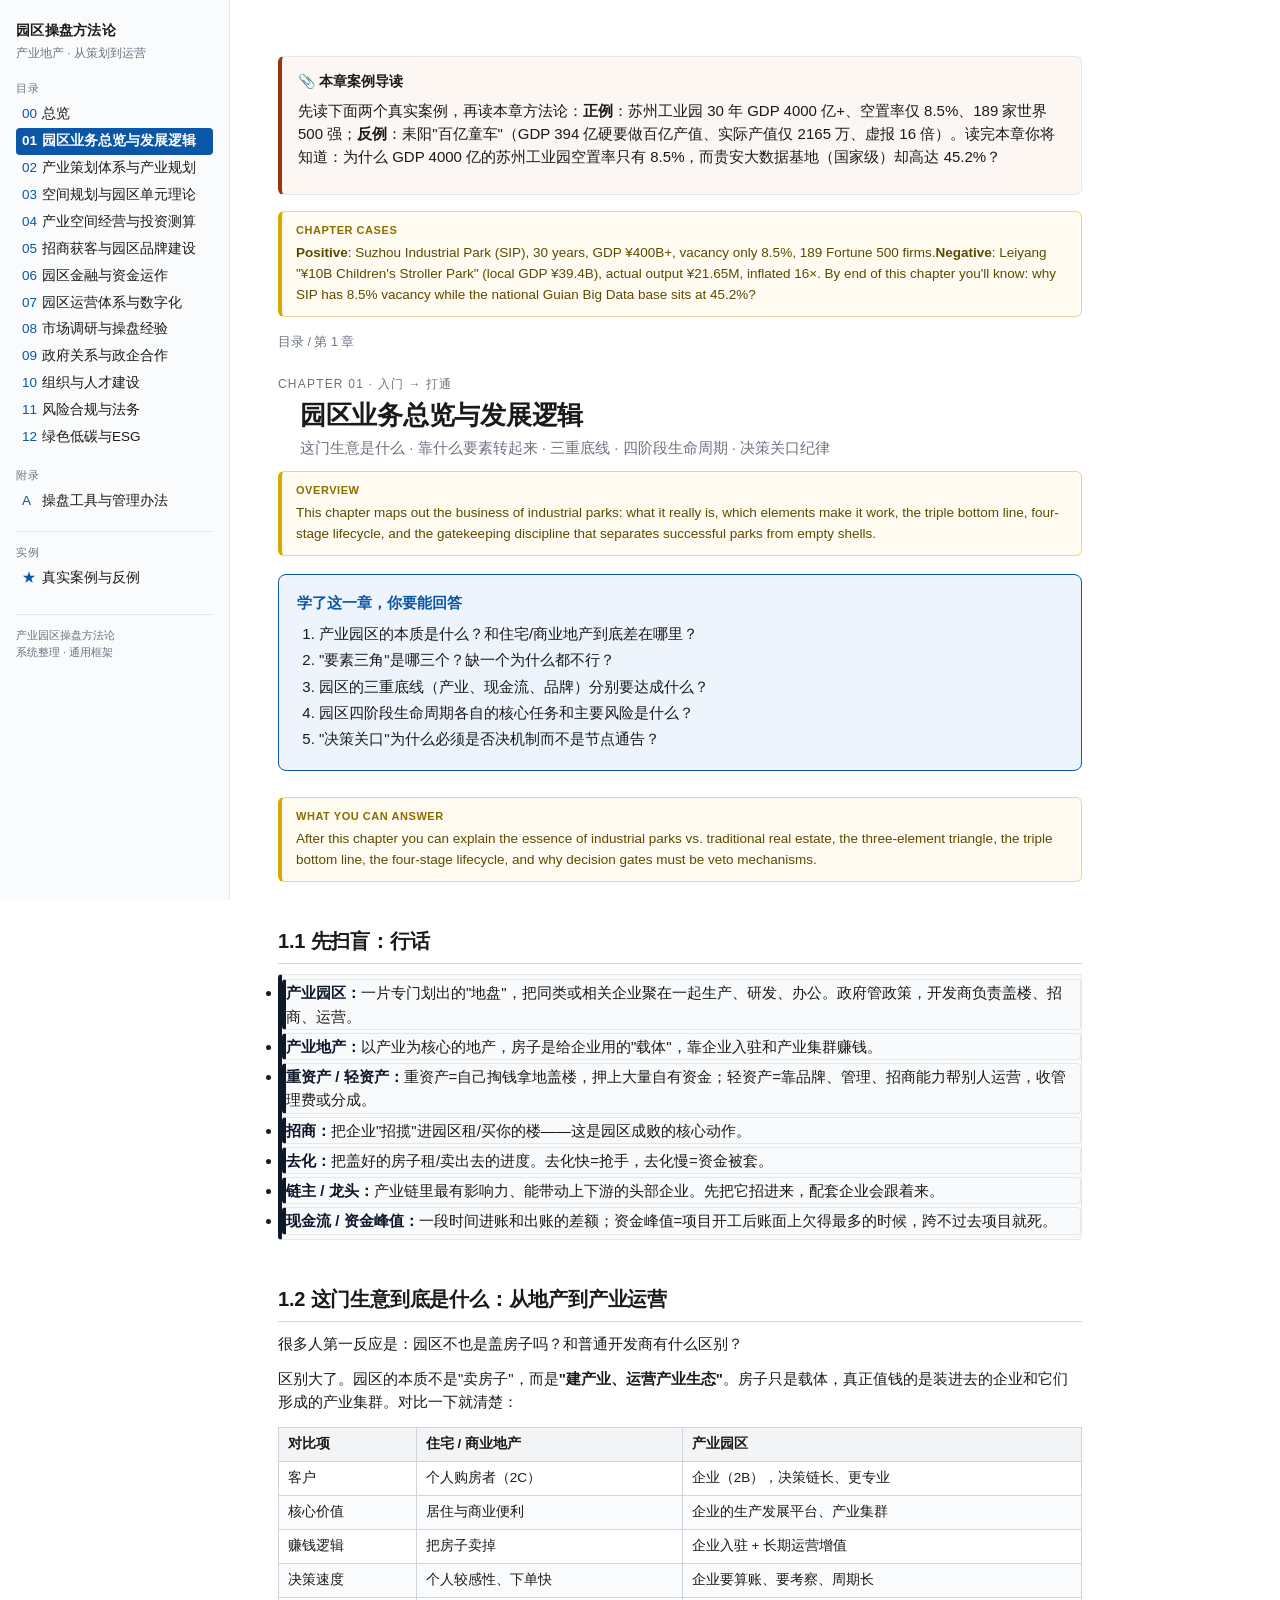
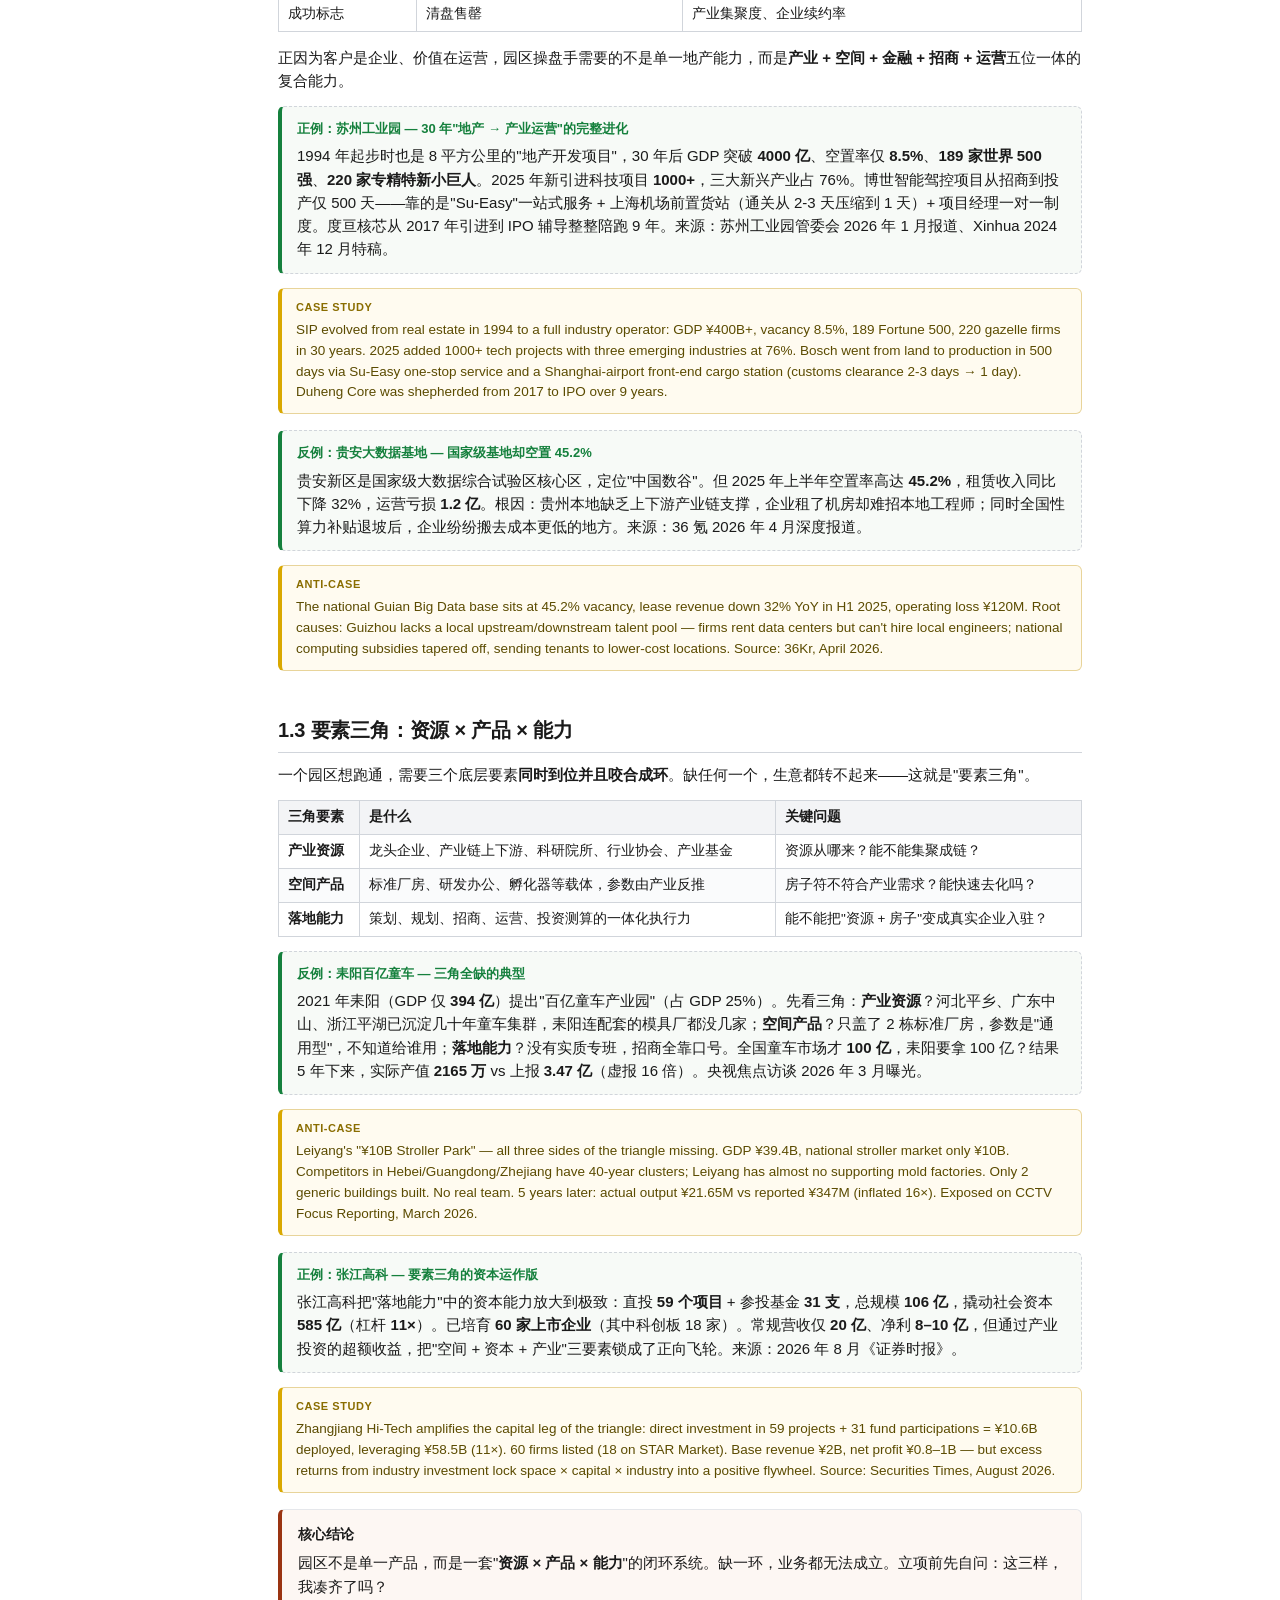
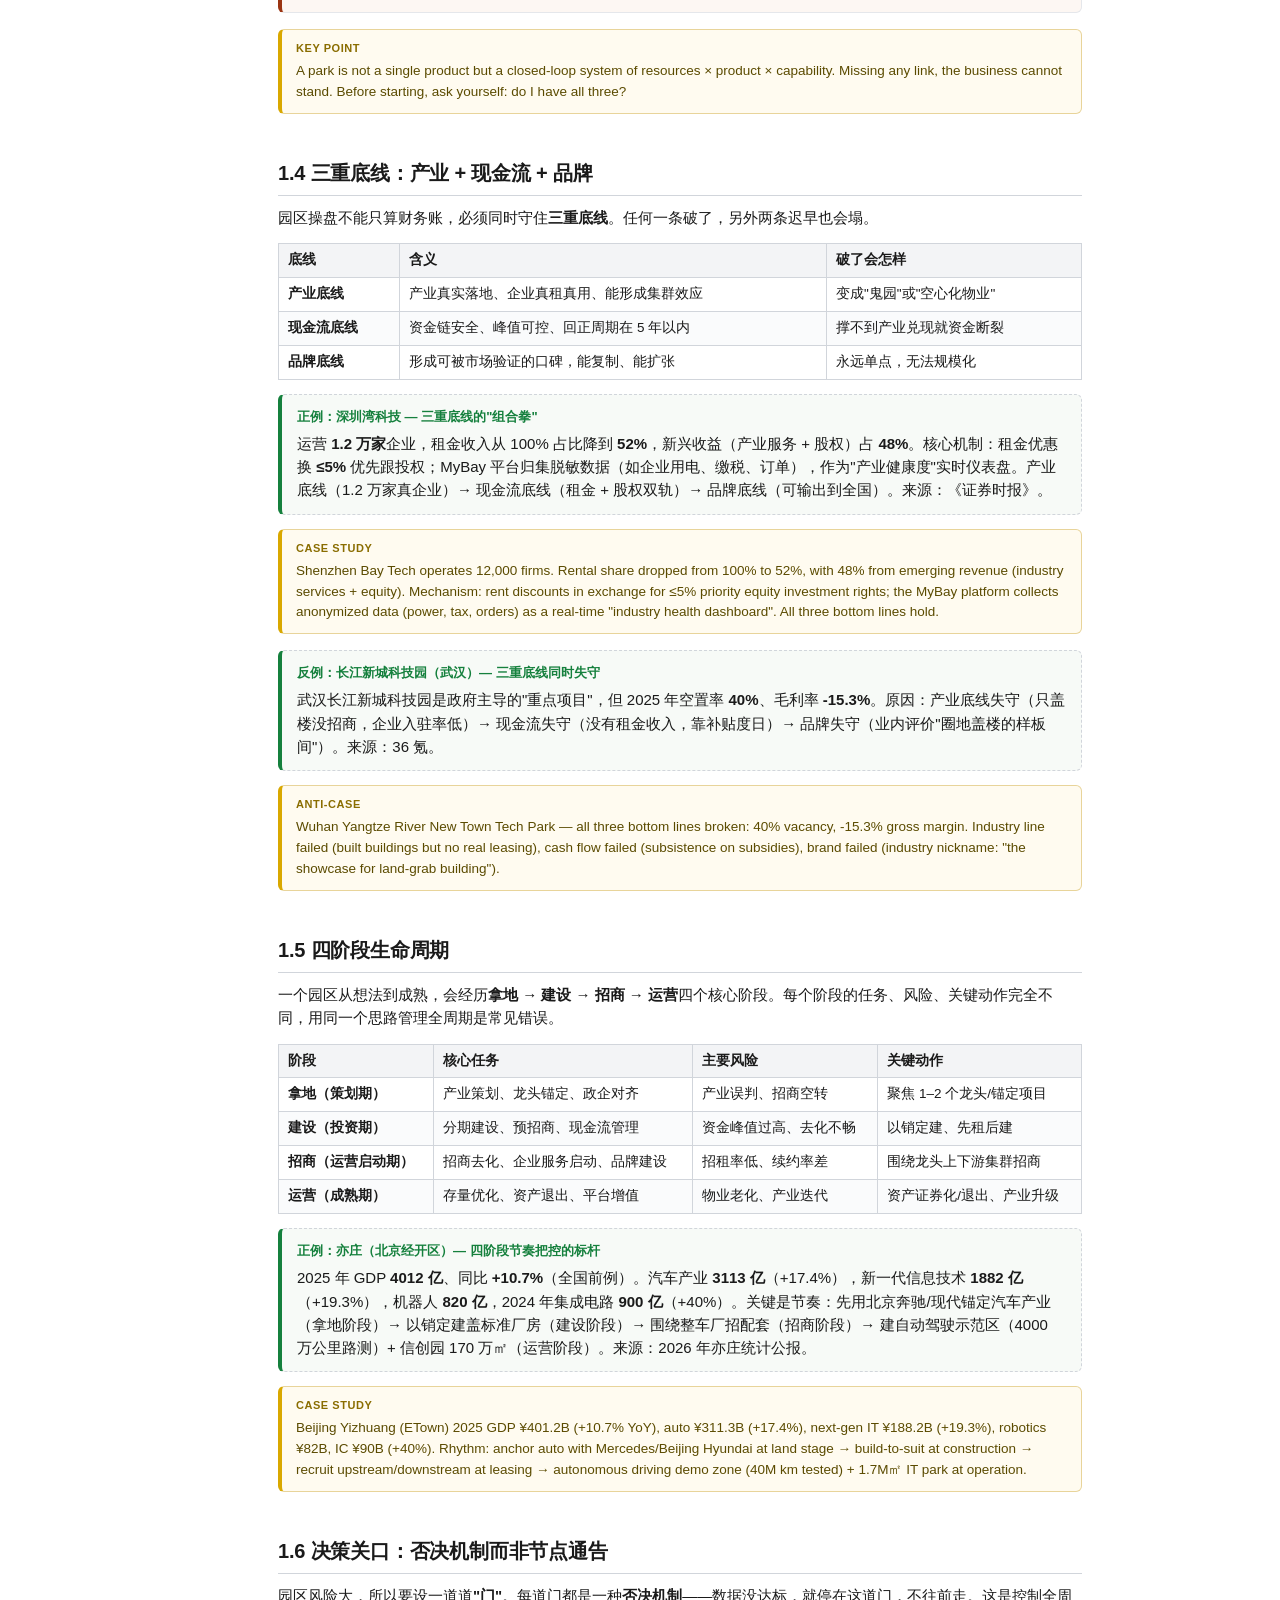
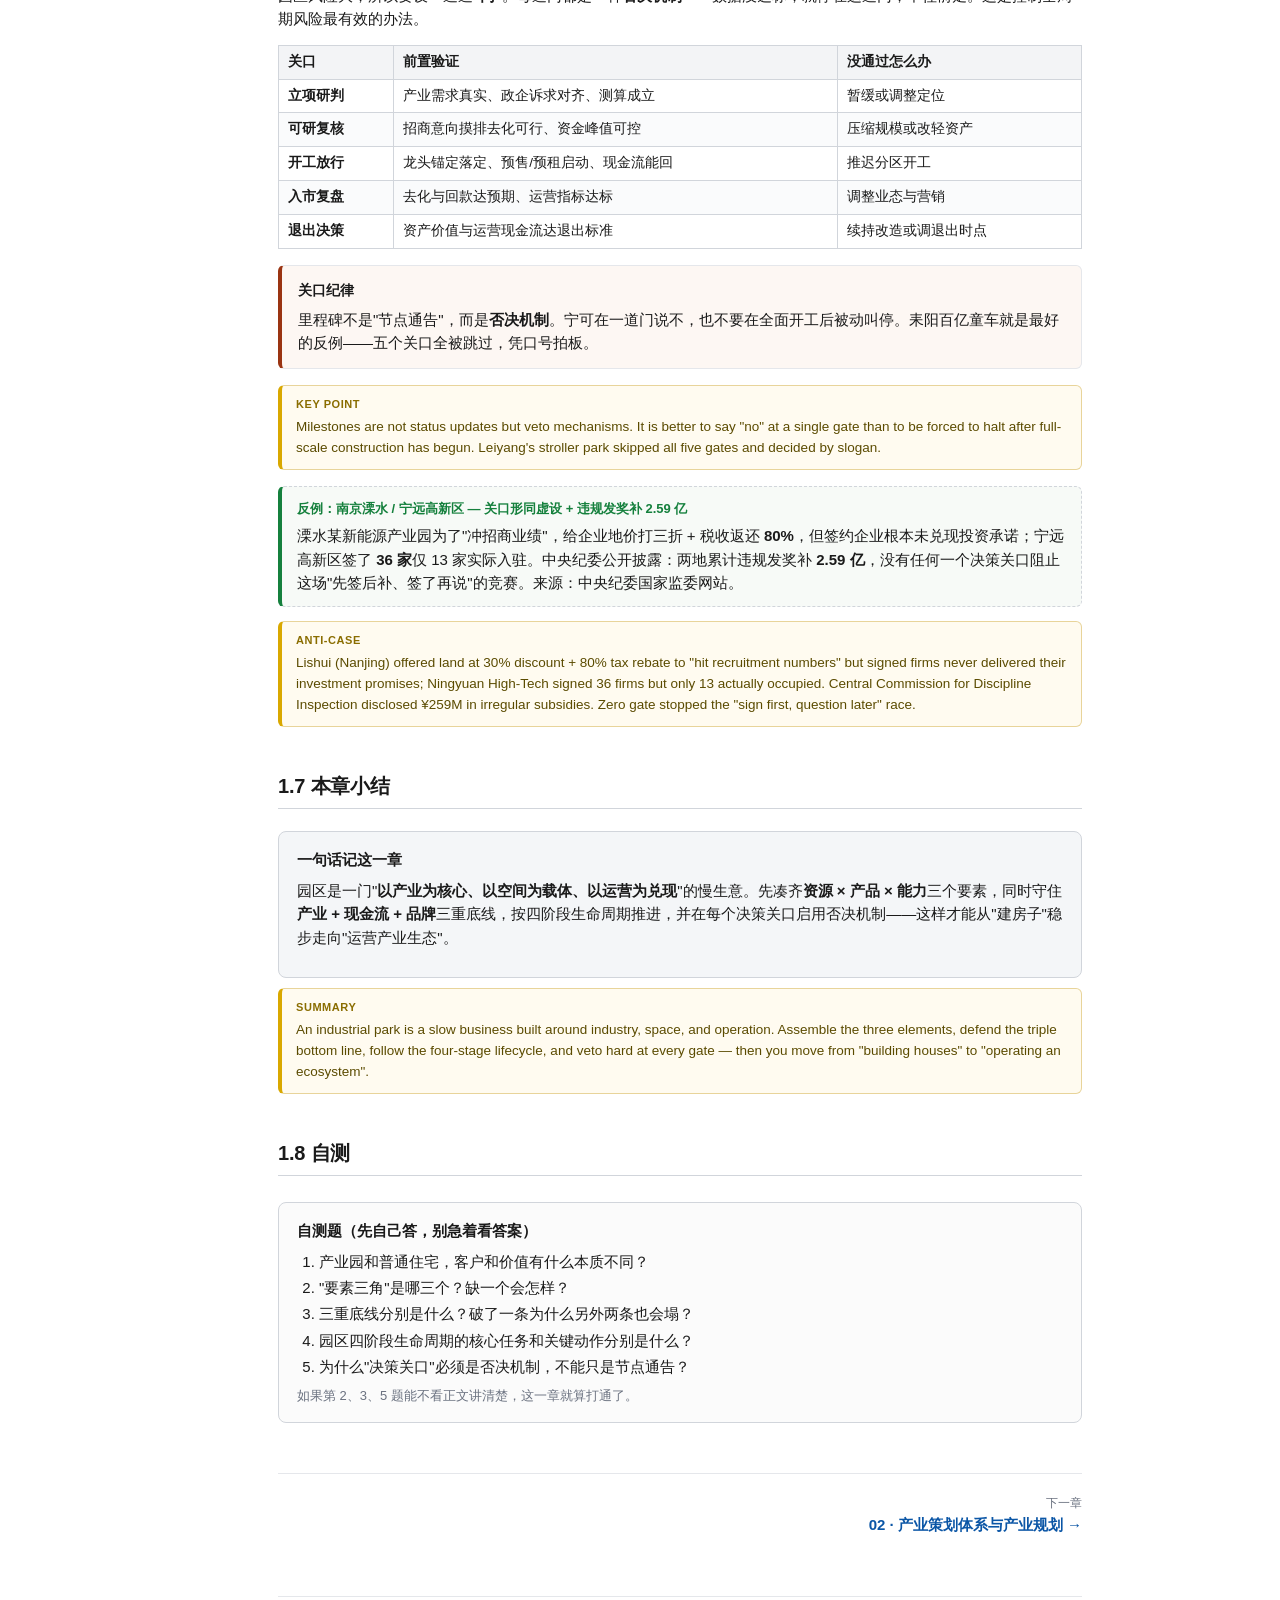
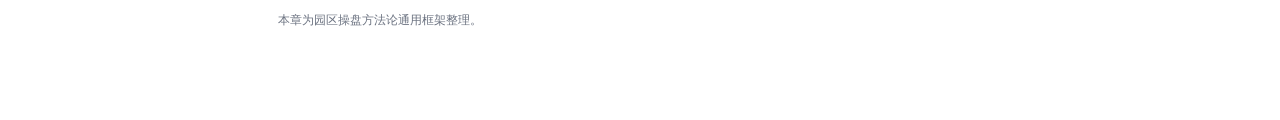
<file: ch1.html>
﻿<!DOCTYPE html>
<html lang="zh-CN">
<head>
<meta charset="UTF-8">
<meta name="viewport" content="width=device-width, initial-scale=1.0">
<title>01 园区业务总览与发展逻辑 · 园区操盘方法论</title>
<link rel="stylesheet" href="assets/style.css">
</head>
<body>
<div class="layout">
<nav class="side">
  <div class="brand">园区操盘方法论</div>
  <div class="brand-sub">产业地产 · 从策划到运营</div>
  <div class="nav-section">目录</div>
  <a href="index.html"><span class="num">00</span>总览</a>
  <a href="ch1.html" class="active"><span class="num">01</span>园区业务总览与发展逻辑</a>
  <a href="ch2.html"><span class="num">02</span>产业策划体系与产业规划</a>
  <a href="ch3.html"><span class="num">03</span>空间规划与园区单元理论</a>
  <a href="ch4.html"><span class="num">04</span>产业空间经营与投资测算</a>
  <a href="ch5.html"><span class="num">05</span>招商获客与园区品牌建设</a>
  <a href="ch6.html"><span class="num">06</span>园区金融与资金运作</a>
  <a href="ch7.html"><span class="num">07</span>园区运营体系与数字化</a>
  <a href="ch8.html"><span class="num">08</span>市场调研与操盘经验</a>
  <a href="ch9.html"><span class="num">09</span>政府关系与政企合作</a>
  <a href="ch10.html"><span class="num">10</span>组织与人才建设</a>
  <a href="ch11.html"><span class="num">11</span>风险合规与法务</a>
  <a href="ch12.html"><span class="num">12</span>绿色低碳与ESG</a>
  <div class="nav-section">附录</div>
  <a href="appendix.html"><span class="num">A</span>操盘工具与管理办法</a>
  <div class="nav-section" style="border-top:1px solid var(--line);margin-top:16px;padding-top:12px;">实例</div>
  <a href="case-studies.html"><span class="num">★</span>真实案例与反例</a>
  <div class="side-foot">产业园区操盘方法论<br>系统整理 · 通用框架</div>
</nav>
<main>
<div class="main-wrap">

<!-- ====== 真实案例前置导读区 ====== -->
<div class="box box-warn">
  <div class="box-title">📎 本章案例导读</div>
  <p>先读下面两个真实案例，再读本章方法论：<strong>正例</strong>：苏州工业园 30 年 GDP 4000 亿+、空置率仅 8.5%、189 家世界 500 强；<strong>反例</strong>：耒阳"百亿童车"（GDP 394 亿硬要做百亿产值、实际产值仅 2165 万、虚报 16 倍）。读完本章你将知道：为什么 GDP 4000 亿的苏州工业园空置率只有 8.5%，而贵安大数据基地（国家级）却高达 45.2%？</p>
</div>
<div class="en-note"><span class="en-lbl">Chapter Cases</span><p><strong>Positive</strong>: Suzhou Industrial Park (SIP), 30 years, GDP ¥400B+, vacancy only 8.5%, 189 Fortune 500 firms.<strong>Negative</strong>: Leiyang "¥10B Children's Stroller Park" (local GDP ¥39.4B), actual output ¥21.65M, inflated 16×. By end of this chapter you'll know: why SIP has 8.5% vacancy while the national Guian Big Data base sits at 45.2%?</p></div>

<p class="crumb"><a href="index.html">目录</a> / 第 1 章</p>
<div class="ch-kicker">Chapter 01 · 入门 → 打通</div>
<h1 class="ch-title">园区业务总览与发展逻辑</h1>
<p class="ch-desc">这门生意是什么 · 靠什么要素转起来 · 三重底线 · 四阶段生命周期 · 决策关口纪律</p>
<div class="en-note"><span class="en-lbl">Overview</span><p>This chapter maps out the business of industrial parks: what it really is, which elements make it work, the triple bottom line, four-stage lifecycle, and the gatekeeping discipline that separates successful parks from empty shells.</p></div>

<div class="lesson">
<div class="lesson-title">学了这一章，你要能回答</div>
<ol>
  <li>产业园区的本质是什么？和住宅/商业地产到底差在哪里？</li>
  <li>"要素三角"是哪三个？缺一个为什么都不行？</li>
  <li>园区的三重底线（产业、现金流、品牌）分别要达成什么？</li>
  <li>园区四阶段生命周期各自的核心任务和主要风险是什么？</li>
  <li>"决策关口"为什么必须是否决机制而不是节点通告？</li>
</ol>
</div>
<div class="en-note"><span class="en-lbl">What you can answer</span><p>After this chapter you can explain the essence of industrial parks vs. traditional real estate, the three-element triangle, the triple bottom line, the four-stage lifecycle, and why decision gates must be veto mechanisms.</p></div>

<h2 id="s11">1.1 先扫盲：行话</h2>
<ul class="term">
  <li class="term"><span class="t-name">产业园区：</span><span class="t-means">一片专门划出的"地盘"，把同类或相关企业聚在一起生产、研发、办公。政府管政策，开发商负责盖楼、招商、运营。</span></li>
  <li class="term"><span class="t-name">产业地产：</span><span class="t-means">以产业为核心的地产，房子是给企业用的"载体"，靠企业入驻和产业集群赚钱。</span></li>
  <li class="term"><span class="t-name">重资产 / 轻资产：</span><span class="t-means">重资产=自己掏钱拿地盖楼，押上大量自有资金；轻资产=靠品牌、管理、招商能力帮别人运营，收管理费或分成。</span></li>
  <li class="term"><span class="t-name">招商：</span><span class="t-means">把企业"招揽"进园区租/买你的楼——这是园区成败的核心动作。</span></li>
  <li class="term"><span class="t-name">去化：</span><span class="t-means">把盖好的房子租/卖出去的进度。去化快=抢手，去化慢=资金被套。</span></li>
  <li class="term"><span class="t-name">链主 / 龙头：</span><span class="t-means">产业链里最有影响力、能带动上下游的头部企业。先把它招进来，配套企业会跟着来。</span></li>
  <li class="term"><span class="t-name">现金流 / 资金峰值：</span><span class="t-means">一段时间进账和出账的差额；资金峰值=项目开工后账面上欠得最多的时候，跨不过去项目就死。</span></li>
</ul>

<h2 id="s12">1.2 这门生意到底是什么：从地产到产业运营</h2>
<p>很多人第一反应是：园区不也是盖房子吗？和普通开发商有什么区别？</p>
<p>区别大了。园区的本质不是"卖房子"，而是<strong>"建产业、运营产业生态"</strong>。房子只是载体，真正值钱的是装进去的企业和它们形成的产业集群。对比一下就清楚：</p>
<table>
<thead><tr><th>对比项</th><th>住宅 / 商业地产</th><th>产业园区</th></tr></thead>
<tbody>
<tr><td>客户</td><td>个人购房者（2C）</td><td>企业（2B），决策链长、更专业</td></tr>
<tr><td>核心价值</td><td>居住与商业便利</td><td>企业的生产发展平台、产业集群</td></tr>
<tr><td>赚钱逻辑</td><td>把房子卖掉</td><td>企业入驻 + 长期运营增值</td></tr>
<tr><td>决策速度</td><td>个人较感性、下单快</td><td>企业要算账、要考察、周期长</td></tr>
<tr><td>成功标志</td><td>清盘售罄</td><td>产业集聚度、企业续约率</td></tr>
</tbody>
</table>
<p>正因为客户是企业、价值在运营，园区操盘手需要的不是单一地产能力，而是<strong>产业 + 空间 + 金融 + 招商 + 运营</strong>五位一体的复合能力。</p>

<div class="example">
<div class="ex-title">正例：苏州工业园 — 30 年"地产 → 产业运营"的完整进化</div>
<p>1994 年起步时也是 8 平方公里的"地产开发项目"，30 年后 GDP 突破 <strong>4000 亿</strong>、空置率仅 <strong>8.5%</strong>、<strong>189 家世界 500 强</strong>、<strong>220 家专精特新小巨人</strong>。2025 年新引进科技项目 <strong>1000+</strong>，三大新兴产业占 76%。博世智能驾控项目从招商到投产仅 500 天——靠的是"Su-Easy"一站式服务 + 上海机场前置货站（通关从 2-3 天压缩到 1 天）+ 项目经理一对一制度。度亘核芯从 2017 年引进到 IPO 辅导整整陪跑 9 年。来源：苏州工业园管委会 2026 年 1 月报道、Xinhua 2024 年 12 月特稿。</p>
</div>
<div class="en-note"><span class="en-lbl">Case study</span><p>SIP evolved from real estate in 1994 to a full industry operator: GDP ¥400B+, vacancy 8.5%, 189 Fortune 500, 220 gazelle firms in 30 years. 2025 added 1000+ tech projects with three emerging industries at 76%. Bosch went from land to production in 500 days via Su-Easy one-stop service and a Shanghai-airport front-end cargo station (customs clearance 2-3 days → 1 day). Duheng Core was shepherded from 2017 to IPO over 9 years.</p></div>

<div class="example">
<div class="ex-title">反例：贵安大数据基地 — 国家级基地却空置 45.2%</div>
<p>贵安新区是国家级大数据综合试验区核心区，定位"中国数谷"。但 2025 年上半年空置率高达 <strong>45.2%</strong>，租赁收入同比下降 32%，运营亏损 <strong>1.2 亿</strong>。根因：贵州本地缺乏上下游产业链支撑，企业租了机房却难招本地工程师；同时全国性算力补贴退坡后，企业纷纷搬去成本更低的地方。来源：36 氪 2026 年 4 月深度报道。</p>
</div>
<div class="en-note"><span class="en-lbl">Anti-case</span><p>The national Guian Big Data base sits at 45.2% vacancy, lease revenue down 32% YoY in H1 2025, operating loss ¥120M. Root causes: Guizhou lacks a local upstream/downstream talent pool — firms rent data centers but can't hire local engineers; national computing subsidies tapered off, sending tenants to lower-cost locations. Source: 36Kr, April 2026.</p></div>

<h2 id="s13">1.3 要素三角：资源 × 产品 × 能力</h2>
<p>一个园区想跑通，需要三个底层要素<strong>同时到位并且咬合成环</strong>。缺任何一个，生意都转不起来——这就是"要素三角"。</p>
<table>
<thead><tr><th>三角要素</th><th>是什么</th><th>关键问题</th></tr></thead>
<tbody>
<tr><td><strong>产业资源</strong></td><td>龙头企业、产业链上下游、科研院所、行业协会、产业基金</td><td>资源从哪来？能不能集聚成链？</td></tr>
<tr><td><strong>空间产品</strong></td><td>标准厂房、研发办公、孵化器等载体，参数由产业反推</td><td>房子符不符合产业需求？能快速去化吗？</td></tr>
<tr><td><strong>落地能力</strong></td><td>策划、规划、招商、运营、投资测算的一体化执行力</td><td>能不能把"资源 + 房子"变成真实企业入驻？</td></tr>
</tbody>
</table>

<div class="example">
<div class="ex-title">反例：耒阳百亿童车 — 三角全缺的典型</div>
<p>2021 年耒阳（GDP 仅 <strong>394 亿</strong>）提出"百亿童车产业园"（占 GDP 25%）。先看三角：<strong>产业资源</strong>？河北平乡、广东中山、浙江平湖已沉淀几十年童车集群，耒阳连配套的模具厂都没几家；<strong>空间产品</strong>？只盖了 2 栋标准厂房，参数是"通用型"，不知道给谁用；<strong>落地能力</strong>？没有实质专班，招商全靠口号。全国童车市场才 <strong>100 亿</strong>，耒阳要拿 100 亿？结果 5 年下来，实际产值 <strong>2165 万</strong> vs 上报 <strong>3.47 亿</strong>（虚报 16 倍）。央视焦点访谈 2026 年 3 月曝光。</p>
</div>
<div class="en-note"><span class="en-lbl">Anti-case</span><p>Leiyang's "¥10B Stroller Park" — all three sides of the triangle missing. GDP ¥39.4B, national stroller market only ¥10B. Competitors in Hebei/Guangdong/Zhejiang have 40-year clusters; Leiyang has almost no supporting mold factories. Only 2 generic buildings built. No real team. 5 years later: actual output ¥21.65M vs reported ¥347M (inflated 16×). Exposed on CCTV Focus Reporting, March 2026.</p></div>

<div class="example">
<div class="ex-title">正例：张江高科 — 要素三角的资本运作版</div>
<p>张江高科把"落地能力"中的资本能力放大到极致：直投 <strong>59 个项目</strong> + 参投基金 <strong>31 支</strong>，总规模 <strong>106 亿</strong>，撬动社会资本 <strong>585 亿</strong>（杠杆 <strong>11×</strong>）。已培育 <strong>60 家上市企业</strong>（其中科创板 18 家）。常规营收仅 <strong>20 亿</strong>、净利 <strong>8–10 亿</strong>，但通过产业投资的超额收益，把"空间 + 资本 + 产业"三要素锁成了正向飞轮。来源：2026 年 8 月《证券时报》。</p>
</div>
<div class="en-note"><span class="en-lbl">Case study</span><p>Zhangjiang Hi-Tech amplifies the capital leg of the triangle: direct investment in 59 projects + 31 fund participations = ¥10.6B deployed, leveraging ¥58.5B (11×). 60 firms listed (18 on STAR Market). Base revenue ¥2B, net profit ¥0.8–1B — but excess returns from industry investment lock space × capital × industry into a positive flywheel. Source: Securities Times, August 2026.</p></div>

<div class="box box-warn"><div class="box-title">核心结论</div><p style="margin:0;">园区不是单一产品，而是一套"<strong>资源 × 产品 × 能力</strong>"的闭环系统。缺一环，业务都无法成立。立项前先自问：这三样，我凑齐了吗？</p></div>
<div class="en-note"><span class="en-lbl">Key point</span><p>A park is not a single product but a closed-loop system of resources × product × capability. Missing any link, the business cannot stand. Before starting, ask yourself: do I have all three?</p></div>

<h2 id="s14">1.4 三重底线：产业 + 现金流 + 品牌</h2>
<p>园区操盘不能只算财务账，必须同时守住<strong>三重底线</strong>。任何一条破了，另外两条迟早也会塌。</p>
<table>
<thead><tr><th>底线</th><th>含义</th><th>破了会怎样</th></tr></thead>
<tbody>
<tr><td><strong>产业底线</strong></td><td>产业真实落地、企业真租真用、能形成集群效应</td><td>变成"鬼园"或"空心化物业"</td></tr>
<tr><td><strong>现金流底线</strong></td><td>资金链安全、峰值可控、回正周期在 5 年以内</td><td>撑不到产业兑现就资金断裂</td></tr>
<tr><td><strong>品牌底线</strong></td><td>形成可被市场验证的口碑，能复制、能扩张</td><td>永远单点，无法规模化</td></tr>
</tbody>
</table>

<div class="example">
<div class="ex-title">正例：深圳湾科技 — 三重底线的"组合拳"</div>
<p>运营 <strong>1.2 万家</strong>企业，租金收入从 100% 占比降到 <strong>52%</strong>，新兴收益（产业服务 + 股权）占 <strong>48%</strong>。核心机制：租金优惠换 <strong>≤5%</strong> 优先跟投权；MyBay 平台归集脱敏数据（如企业用电、缴税、订单），作为"产业健康度"实时仪表盘。产业底线（1.2 万家真企业）→ 现金流底线（租金 + 股权双轨）→ 品牌底线（可输出到全国）。来源：《证券时报》。</p>
</div>
<div class="en-note"><span class="en-lbl">Case study</span><p>Shenzhen Bay Tech operates 12,000 firms. Rental share dropped from 100% to 52%, with 48% from emerging revenue (industry services + equity). Mechanism: rent discounts in exchange for ≤5% priority equity investment rights; the MyBay platform collects anonymized data (power, tax, orders) as a real-time "industry health dashboard". All three bottom lines hold.</p></div>

<div class="example">
<div class="ex-title">反例：长江新城科技园（武汉）— 三重底线同时失守</div>
<p>武汉长江新城科技园是政府主导的"重点项目"，但 2025 年空置率 <strong>40%</strong>、毛利率 <strong>-15.3%</strong>。原因：产业底线失守（只盖楼没招商，企业入驻率低）→ 现金流失守（没有租金收入，靠补贴度日）→ 品牌失守（业内评价"圈地盖楼的样板间"）。来源：36 氪。</p>
</div>
<div class="en-note"><span class="en-lbl">Anti-case</span><p>Wuhan Yangtze River New Town Tech Park — all three bottom lines broken: 40% vacancy, -15.3% gross margin. Industry line failed (built buildings but no real leasing), cash flow failed (subsistence on subsidies), brand failed (industry nickname: "the showcase for land-grab building").</p></div>

<h2 id="s15">1.5 四阶段生命周期</h2>
<p>一个园区从想法到成熟，会经历<strong>拿地 → 建设 → 招商 → 运营</strong>四个核心阶段。每个阶段的任务、风险、关键动作完全不同，用同一个思路管理全周期是常见错误。</p>
<table>
<thead><tr><th>阶段</th><th>核心任务</th><th>主要风险</th><th>关键动作</th></tr></thead>
<tbody>
<tr><td><strong>拿地（策划期）</strong></td><td>产业策划、龙头锚定、政企对齐</td><td>产业误判、招商空转</td><td>聚焦 1–2 个龙头/锚定项目</td></tr>
<tr><td><strong>建设（投资期）</strong></td><td>分期建设、预招商、现金流管理</td><td>资金峰值过高、去化不畅</td><td>以销定建、先租后建</td></tr>
<tr><td><strong>招商（运营启动期）</strong></td><td>招商去化、企业服务启动、品牌建设</td><td>招租率低、续约率差</td><td>围绕龙头上下游集群招商</td></tr>
<tr><td><strong>运营（成熟期）</strong></td><td>存量优化、资产退出、平台增值</td><td>物业老化、产业迭代</td><td>资产证券化/退出、产业升级</td></tr>
</tbody>
</table>

<div class="example">
<div class="ex-title">正例：亦庄（北京经开区）— 四阶段节奏把控的标杆</div>
<p>2025 年 GDP <strong>4012 亿</strong>、同比 <strong>+10.7%</strong>（全国前例）。汽车产业 <strong>3113 亿</strong>（+17.4%），新一代信息技术 <strong>1882 亿</strong>（+19.3%），机器人 <strong>820 亿</strong>，2024 年集成电路 <strong>900 亿</strong>（+40%）。关键是节奏：先用北京奔驰/现代锚定汽车产业（拿地阶段）→ 以销定建盖标准厂房（建设阶段）→ 围绕整车厂招配套（招商阶段）→ 建自动驾驶示范区（4000 万公里路测）+ 信创园 170 万㎡（运营阶段）。来源：2026 年亦庄统计公报。</p>
</div>
<div class="en-note"><span class="en-lbl">Case study</span><p>Beijing Yizhuang (ETown) 2025 GDP ¥401.2B (+10.7% YoY), auto ¥311.3B (+17.4%), next-gen IT ¥188.2B (+19.3%), robotics ¥82B, IC ¥90B (+40%). Rhythm: anchor auto with Mercedes/Beijing Hyundai at land stage → build-to-suit at construction → recruit upstream/downstream at leasing → autonomous driving demo zone (40M km tested) + 1.7M㎡ IT park at operation.</p></div>

<h2 id="s16">1.6 决策关口：否决机制而非节点通告</h2>
<p>园区风险大，所以要设一道道<strong>"门"</strong>。每道门都是一种<strong>否决机制</strong>——数据没达标，就停在这道门，不往前走。这是控制全周期风险最有效的办法。</p>
<table>
<thead><tr><th>关口</th><th>前置验证</th><th>没通过怎么办</th></tr></thead>
<tbody>
<tr><td><strong>立项研判</strong></td><td>产业需求真实、政企诉求对齐、测算成立</td><td>暂缓或调整定位</td></tr>
<tr><td><strong>可研复核</strong></td><td>招商意向摸排去化可行、资金峰值可控</td><td>压缩规模或改轻资产</td></tr>
<tr><td><strong>开工放行</strong></td><td>龙头锚定落定、预售/预租启动、现金流能回</td><td>推迟分区开工</td></tr>
<tr><td><strong>入市复盘</strong></td><td>去化与回款达预期、运营指标达标</td><td>调整业态与营销</td></tr>
<tr><td><strong>退出决策</strong></td><td>资产价值与运营现金流达退出标准</td><td>续持改造或调退出时点</td></tr>
</tbody>
</table>

<div class="box box-warn"><div class="box-title">关口纪律</div><p style="margin:0;">里程碑不是"节点通告"，而是<strong>否决机制</strong>。宁可在一道门说不，也不要在全面开工后被动叫停。耒阳百亿童车就是最好的反例——五个关口全被跳过，凭口号拍板。</p></div>
<div class="en-note"><span class="en-lbl">Key point</span><p>Milestones are not status updates but veto mechanisms. It is better to say "no" at a single gate than to be forced to halt after full-scale construction has begun. Leiyang's stroller park skipped all five gates and decided by slogan.</p></div>

<div class="example">
<div class="ex-title">反例：南京溧水 / 宁远高新区 — 关口形同虚设 + 违规发奖补 2.59 亿</div>
<p>溧水某新能源产业园为了"冲招商业绩"，给企业地价打三折 + 税收返还 <strong>80%</strong>，但签约企业根本未兑现投资承诺；宁远高新区签了 <strong>36 家</strong>仅 13 家实际入驻。中央纪委公开披露：两地累计违规发奖补 <strong>2.59 亿</strong>，没有任何一个决策关口阻止这场"先签后补、签了再说"的竞赛。来源：中央纪委国家监委网站。</p>
</div>
<div class="en-note"><span class="en-lbl">Anti-case</span><p>Lishui (Nanjing) offered land at 30% discount + 80% tax rebate to "hit recruitment numbers" but signed firms never delivered their investment promises; Ningyuan High-Tech signed 36 firms but only 13 actually occupied. Central Commission for Discipline Inspection disclosed ¥259M in irregular subsidies. Zero gate stopped the "sign first, question later" race.</p></div>

<h2 id="s17">1.7 本章小结</h2>
<div class="takeaway">
<div class="tk-title">一句话记这一章</div>
<p>园区是一门"<strong>以产业为核心、以空间为载体、以运营为兑现</strong>"的慢生意。先凑齐<strong>资源 × 产品 × 能力</strong>三个要素，同时守住<strong>产业 + 现金流 + 品牌</strong>三重底线，按四阶段生命周期推进，并在每个决策关口启用否决机制——这样才能从"建房子"稳步走向"运营产业生态"。</p>
</div>
<div class="en-note"><span class="en-lbl">Summary</span><p>An industrial park is a slow business built around industry, space, and operation. Assemble the three elements, defend the triple bottom line, follow the four-stage lifecycle, and veto hard at every gate — then you move from "building houses" to "operating an ecosystem".</p></div>

<h2 id="s18">1.8 自测</h2>
<div class="selfcheck">
<div class="sc-title">自测题（先自己答，别急着看答案）</div>
<ol>
  <li>产业园和普通住宅，客户和价值有什么本质不同？</li>
  <li>"要素三角"是哪三个？缺一个会怎样？</li>
  <li>三重底线分别是什么？破了一条为什么另外两条也会塌？</li>
  <li>园区四阶段生命周期的核心任务和关键动作分别是什么？</li>
  <li>为什么"决策关口"必须是否决机制，不能只是节点通告？</li>
</ol>
<p style="margin:8px 0 0;color:var(--muted);font-size:13px;">如果第 2、3、5 题能不看正文讲清楚，这一章就算打通了。</p>
</div>

<div class="pager">
  <span></span>
  <div class="next"><span class="lbl">下一章</span><a href="ch2.html">02 · 产业策划体系与产业规划 →</a></div>
</div>
<div class="foot-note">本章为园区操盘方法论通用框架整理。</div>
</div>
</main>
</div>
</body>
</html>
</file>
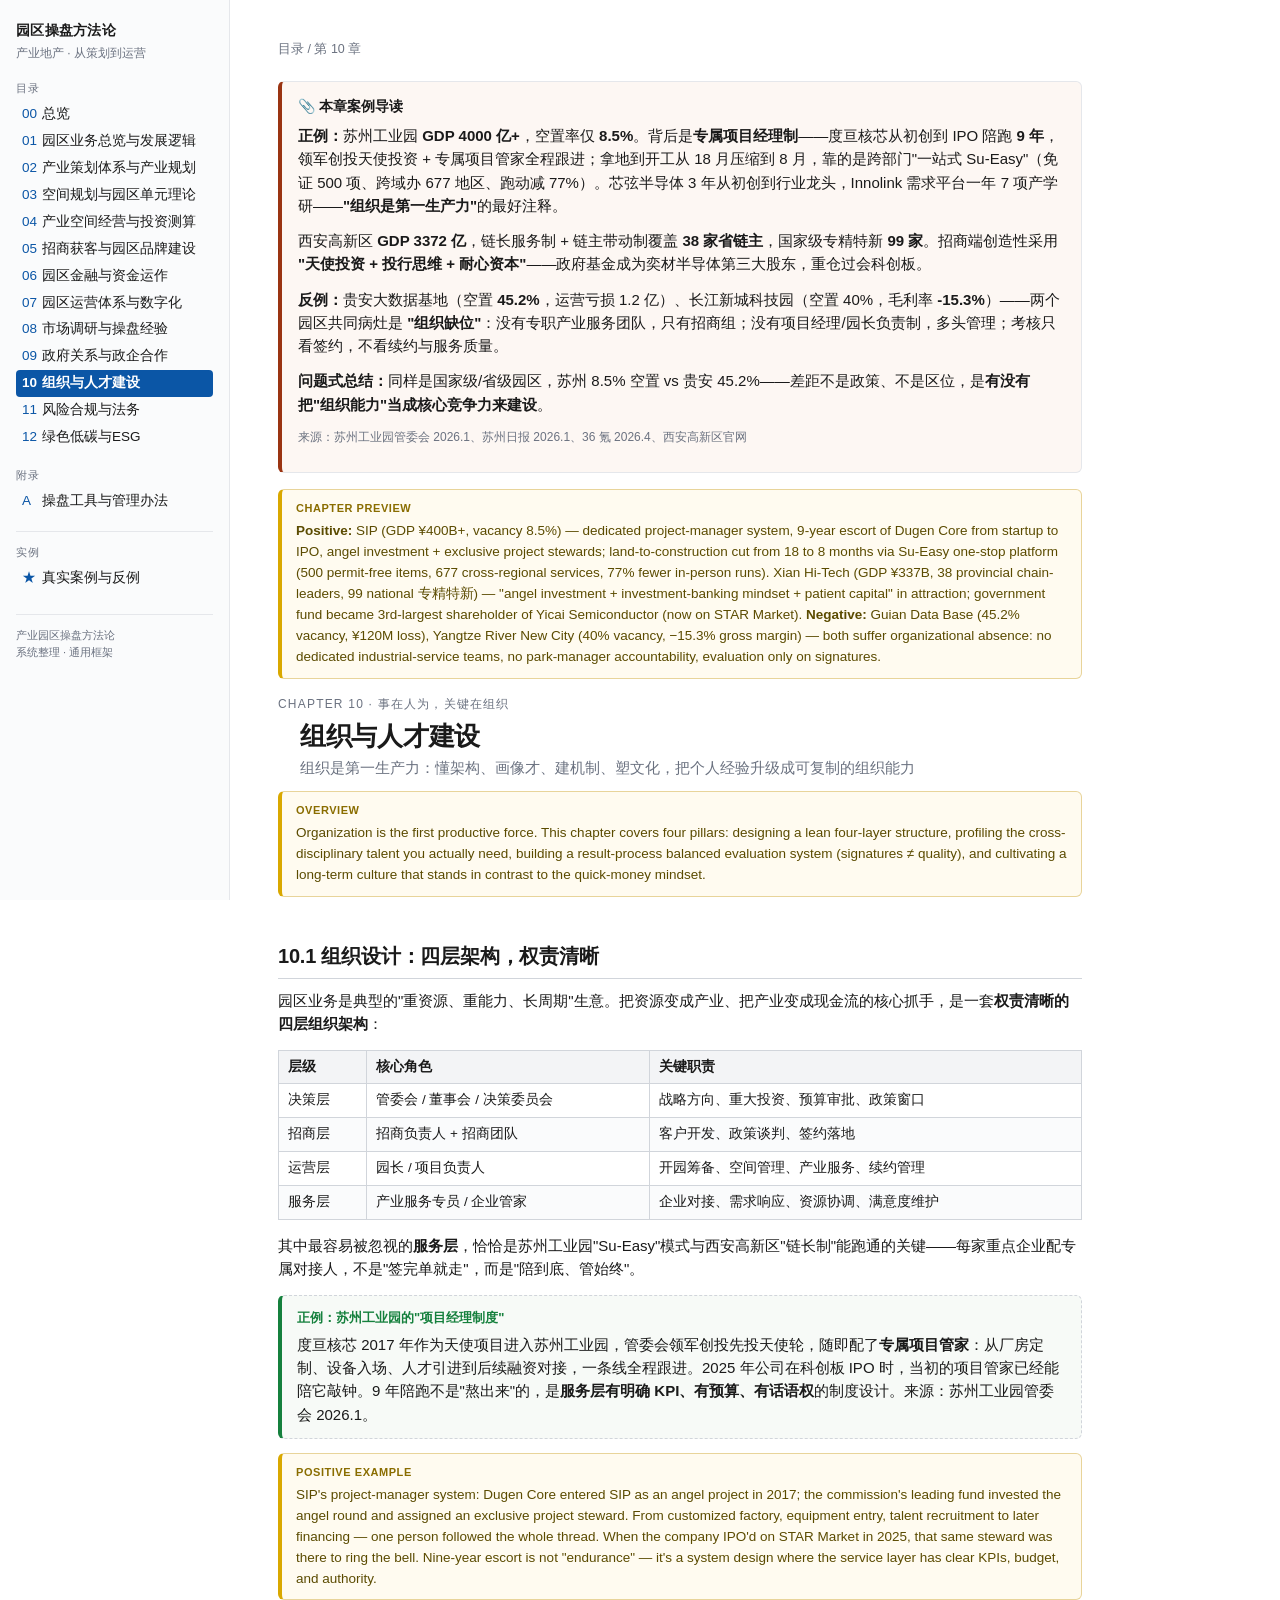
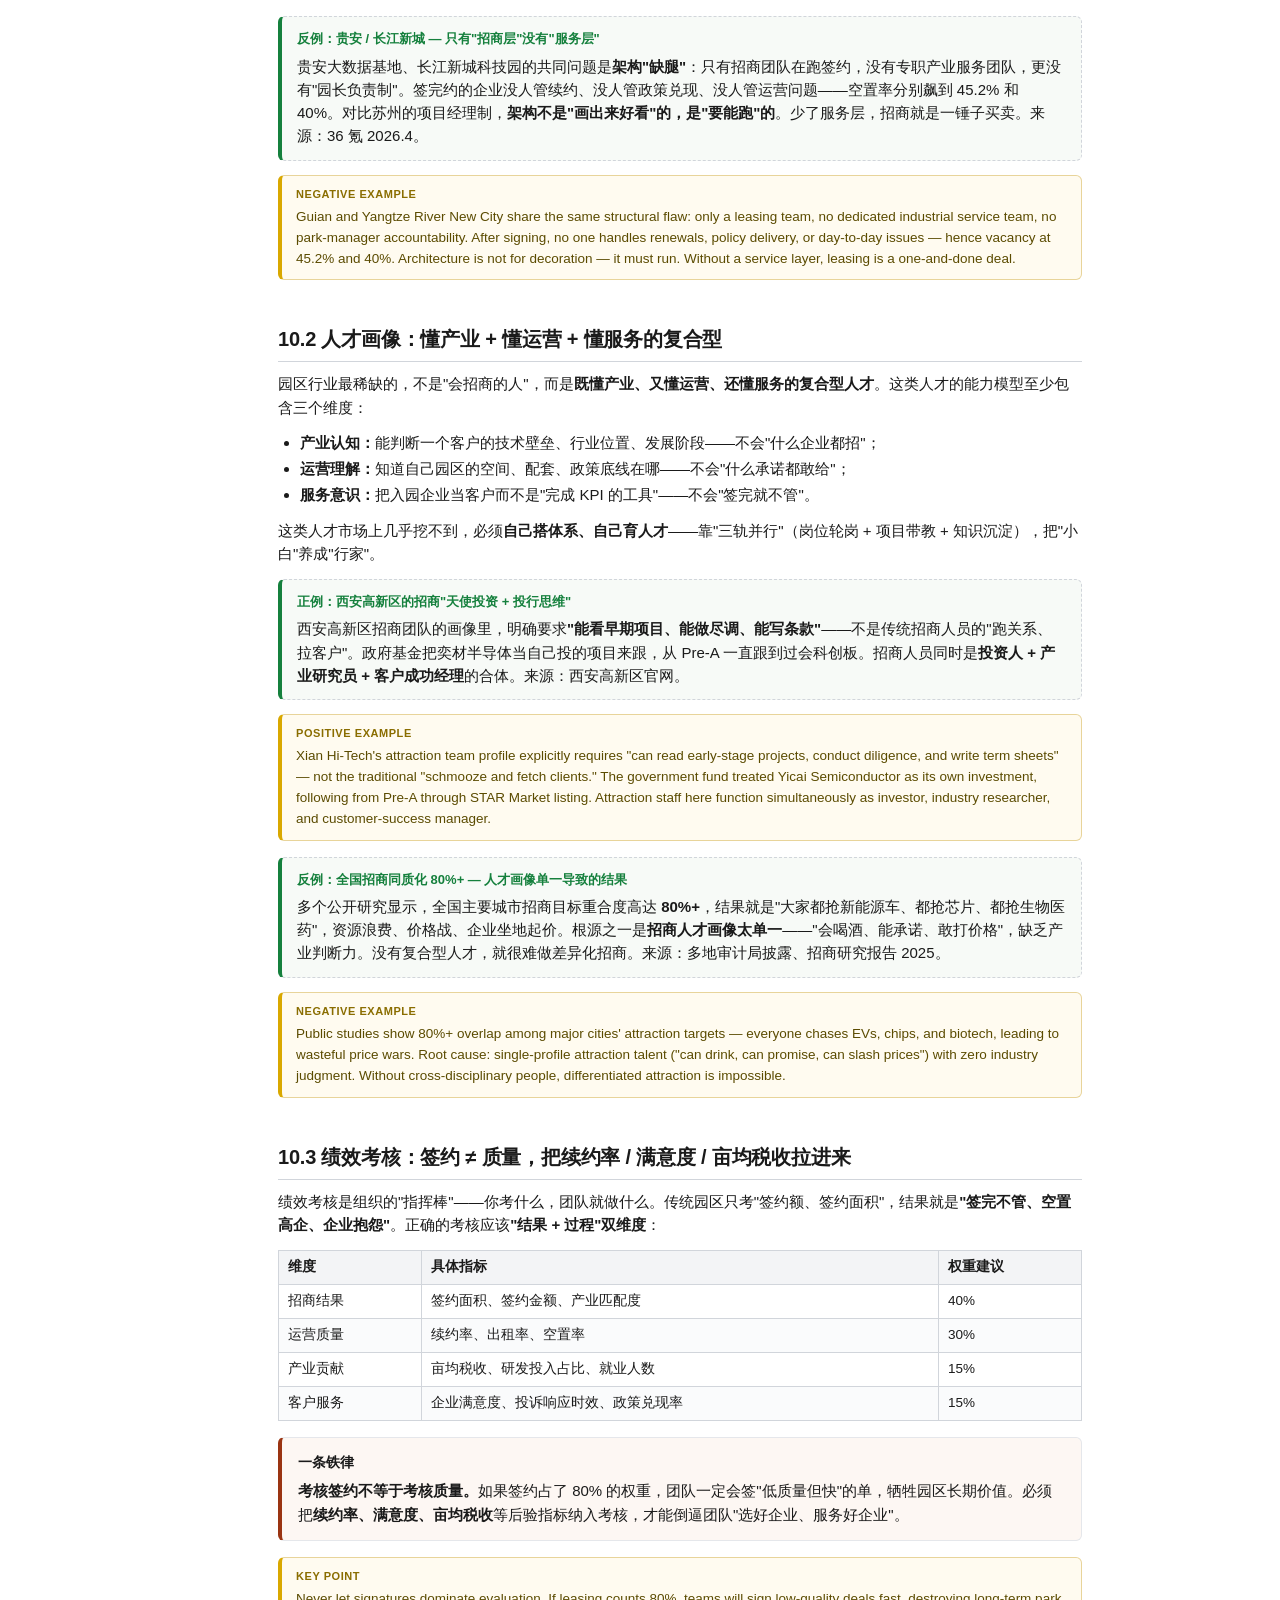
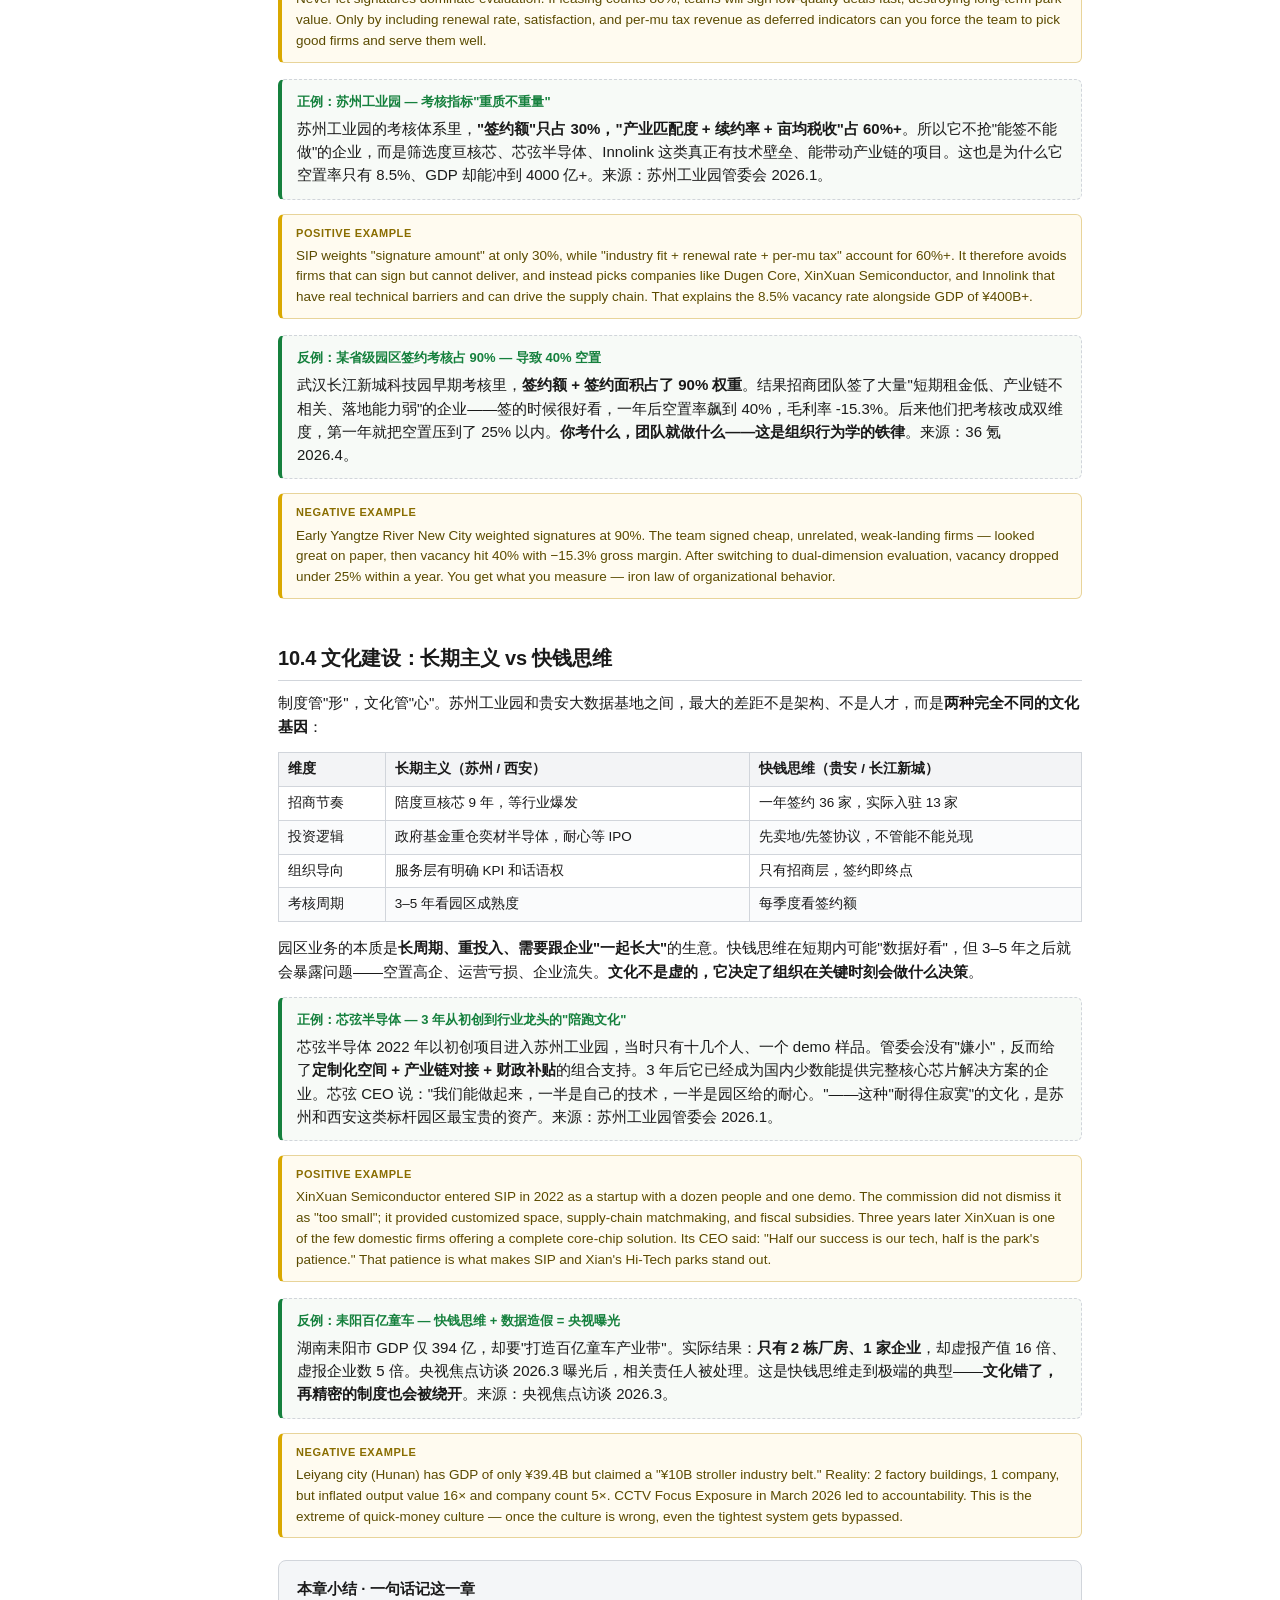
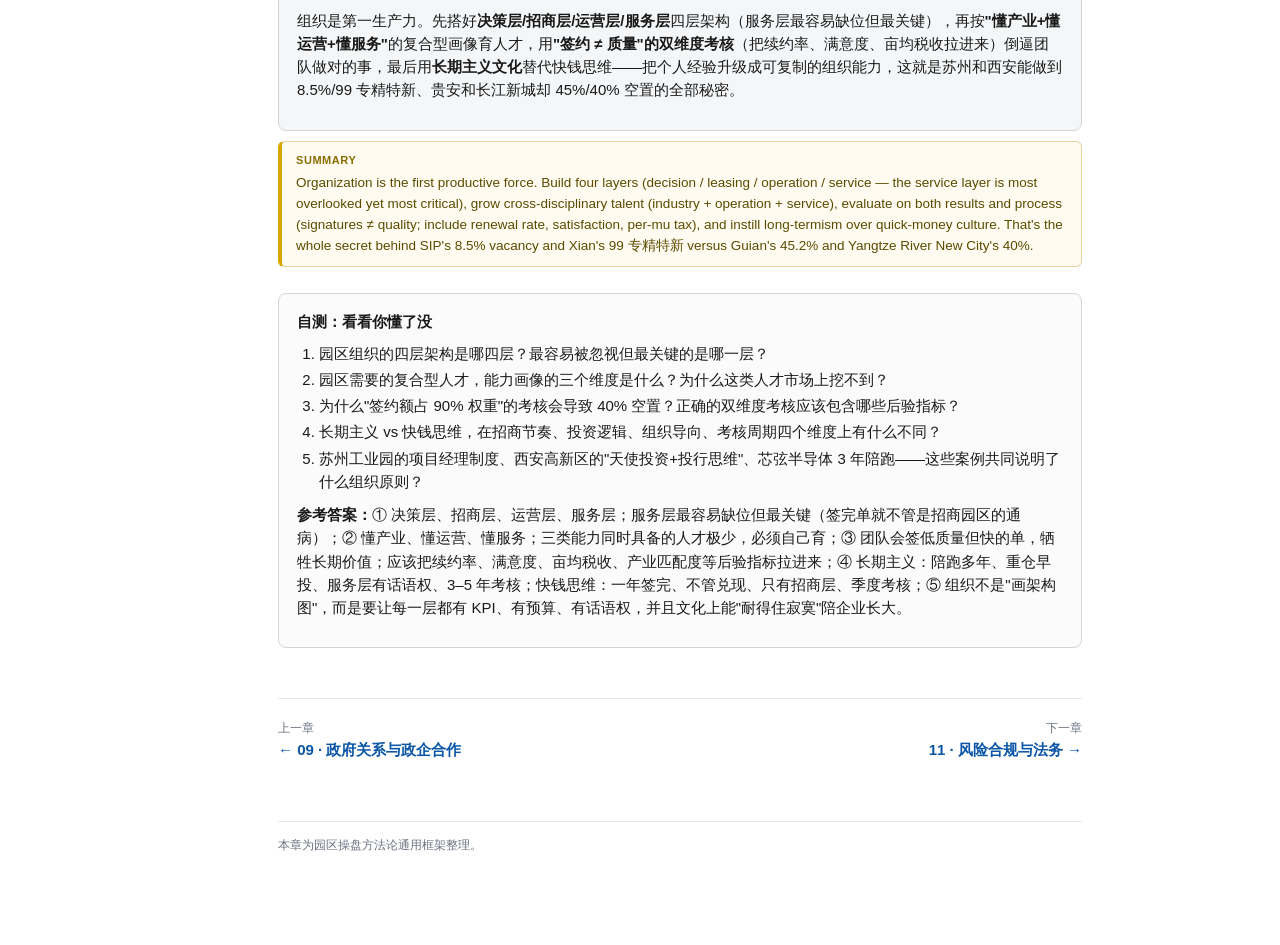
<file: ch10.html>
﻿<!DOCTYPE html>
<html lang="zh-CN">
<head>
<meta charset="UTF-8">
<meta name="viewport" content="width=device-width, initial-scale=1.0">
<title>10 组织与人才建设 · 园区操盘方法论</title>
<link rel="stylesheet" href="assets/style.css">
</head>
<body>
<div class="layout">
<nav class="side">
  <div class="brand">园区操盘方法论</div>
  <div class="brand-sub">产业地产 · 从策划到运营</div>
  <div class="nav-section">目录</div>
  <a href="index.html"><span class="num">00</span>总览</a>
  <a href="ch1.html"><span class="num">01</span>园区业务总览与发展逻辑</a>
  <a href="ch2.html"><span class="num">02</span>产业策划体系与产业规划</a>
  <a href="ch3.html"><span class="num">03</span>空间规划与园区单元理论</a>
  <a href="ch4.html"><span class="num">04</span>产业空间经营与投资测算</a>
  <a href="ch5.html"><span class="num">05</span>招商获客与园区品牌建设</a>
  <a href="ch6.html"><span class="num">06</span>园区金融与资金运作</a>
  <a href="ch7.html"><span class="num">07</span>园区运营体系与数字化</a>
  <a href="ch8.html"><span class="num">08</span>市场调研与操盘经验</a>
  <a href="ch9.html"><span class="num">09</span>政府关系与政企合作</a>
  <a href="ch10.html" class="active"><span class="num">10</span>组织与人才建设</a>
  <a href="ch11.html"><span class="num">11</span>风险合规与法务</a>
  <a href="ch12.html"><span class="num">12</span>绿色低碳与ESG</a>
  <div class="nav-section">附录</div>
  <a href="appendix.html"><span class="num">A</span>操盘工具与管理办法</a>
  <div class="nav-section" style="border-top:1px solid var(--line);margin-top:16px;padding-top:12px;">实例</div>
  <a href="case-studies.html"><span class="num">★</span>真实案例与反例</a>
  <div class="side-foot">产业园区操盘方法论<br>系统整理 · 通用框架</div>
</nav>
<main>
<div class="main-wrap">
<p class="crumb"><a href="index.html">目录</a> / 第 10 章</p>

<div class="box box-warn">
  <div class="box-title">📎 本章案例导读</div>
  <p><strong>正例：</strong>苏州工业园 <strong>GDP 4000 亿+</strong>，空置率仅 <strong>8.5%</strong>。背后是<strong>专属项目经理制</strong>——度亘核芯从初创到 IPO 陪跑 <strong>9 年</strong>，领军创投天使投资 + 专属项目管家全程跟进；拿地到开工从 18 月压缩到 8 月，靠的是跨部门"一站式 Su-Easy"（免证 500 项、跨域办 677 地区、跑动减 77%）。芯弦半导体 3 年从初创到行业龙头，Innolink 需求平台一年 7 项产学研——<strong>"组织是第一生产力"</strong>的最好注释。</p>
  <p>西安高新区 <strong>GDP 3372 亿</strong>，链长服务制 + 链主带动制覆盖 <strong>38 家省链主</strong>，国家级专精特新 <strong>99 家</strong>。招商端创造性采用 <strong>"天使投资 + 投行思维 + 耐心资本"</strong>——政府基金成为奕材半导体第三大股东，重仓过会科创板。</p>
  <p><strong>反例：</strong>贵安大数据基地（空置 <strong>45.2%</strong>，运营亏损 1.2 亿）、长江新城科技园（空置 40%，毛利率 <strong>-15.3%</strong>）——两个园区共同病灶是 <strong>"组织缺位"</strong>：没有专职产业服务团队，只有招商组；没有项目经理/园长负责制，多头管理；考核只看签约，不看续约与服务质量。</p>
  <p style="margin-top:8px;"><strong>问题式总结：</strong>同样是国家级/省级园区，苏州 8.5% 空置 vs 贵安 45.2%——差距不是政策、不是区位，是<strong>有没有把"组织能力"当成核心竞争力来建设</strong>。</p>
  <p style="font-size:12px;color:var(--muted);margin-top:4px;">来源：苏州工业园管委会 2026.1、苏州日报 2026.1、36 氪 2026.4、西安高新区官网</p>
</div>
<div class="en-note"><span class="en-lbl">Chapter Preview</span><p><strong>Positive:</strong> SIP (GDP ¥400B+, vacancy 8.5%) — dedicated project-manager system, 9-year escort of Dugen Core from startup to IPO, angel investment + exclusive project stewards; land-to-construction cut from 18 to 8 months via Su-Easy one-stop platform (500 permit-free items, 677 cross-regional services, 77% fewer in-person runs). Xian Hi-Tech (GDP ¥337B, 38 provincial chain-leaders, 99 national 专精特新) — "angel investment + investment-banking mindset + patient capital" in attraction; government fund became 3rd-largest shareholder of Yicai Semiconductor (now on STAR Market). <strong>Negative:</strong> Guian Data Base (45.2% vacancy, ¥120M loss), Yangtze River New City (40% vacancy, −15.3% gross margin) — both suffer organizational absence: no dedicated industrial-service teams, no park-manager accountability, evaluation only on signatures.</p></div>

<div class="ch-kicker">Chapter 10 · 事在人为，关键在组织</div>
<h1 class="ch-title">组织与人才建设</h1>
<p class="ch-desc">组织是第一生产力：懂架构、画像才、建机制、塑文化，把个人经验升级成可复制的组织能力</p>
<div class="en-note"><span class="en-lbl">Overview</span><p>Organization is the first productive force. This chapter covers four pillars: designing a lean four-layer structure, profiling the cross-disciplinary talent you actually need, building a result-process balanced evaluation system (signatures ≠ quality), and cultivating a long-term culture that stands in contrast to the quick-money mindset.</p></div>

<h2 id="s101">10.1 组织设计：四层架构，权责清晰</h2>
<p>园区业务是典型的"重资源、重能力、长周期"生意。把资源变成产业、把产业变成现金流的核心抓手，是一套<strong>权责清晰的四层组织架构</strong>：</p>
<table>
<thead><tr><th>层级</th><th>核心角色</th><th>关键职责</th></tr></thead>
<tbody>
<tr><td>决策层</td><td>管委会 / 董事会 / 决策委员会</td><td>战略方向、重大投资、预算审批、政策窗口</td></tr>
<tr><td>招商层</td><td>招商负责人 + 招商团队</td><td>客户开发、政策谈判、签约落地</td></tr>
<tr><td>运营层</td><td>园长 / 项目负责人</td><td>开园筹备、空间管理、产业服务、续约管理</td></tr>
<tr><td>服务层</td><td>产业服务专员 / 企业管家</td><td>企业对接、需求响应、资源协调、满意度维护</td></tr>
</tbody>
</table>
<p>其中最容易被忽视的<strong>服务层</strong>，恰恰是苏州工业园"Su-Easy"模式与西安高新区"链长制"能跑通的关键——每家重点企业配专属对接人，不是"签完单就走"，而是"陪到底、管始终"。</p>
<div class="example">
  <div class="ex-title">正例：苏州工业园的"项目经理制度"</div>
  <p>度亘核芯 2017 年作为天使项目进入苏州工业园，管委会领军创投先投天使轮，随即配了<strong>专属项目管家</strong>：从厂房定制、设备入场、人才引进到后续融资对接，一条线全程跟进。2025 年公司在科创板 IPO 时，当初的项目管家已经能陪它敲钟。9 年陪跑不是"熬出来"的，是<strong>服务层有明确 KPI、有预算、有话语权</strong>的制度设计。来源：苏州工业园管委会 2026.1。</p>
</div>
<div class="en-note"><span class="en-lbl">Positive Example</span><p>SIP's project-manager system: Dugen Core entered SIP as an angel project in 2017; the commission's leading fund invested the angel round and assigned an exclusive project steward. From customized factory, equipment entry, talent recruitment to later financing — one person followed the whole thread. When the company IPO'd on STAR Market in 2025, that same steward was there to ring the bell. Nine-year escort is not "endurance" — it's a system design where the service layer has clear KPIs, budget, and authority.</p></div>

<div class="example">
  <div class="ex-title">反例：贵安 / 长江新城 — 只有"招商层"没有"服务层"</div>
  <p>贵安大数据基地、长江新城科技园的共同问题是<strong>架构"缺腿"</strong>：只有招商团队在跑签约，没有专职产业服务团队，更没有"园长负责制"。签完约的企业没人管续约、没人管政策兑现、没人管运营问题——空置率分别飙到 45.2% 和 40%。对比苏州的项目经理制，<strong>架构不是"画出来好看"的，是"要能跑"的</strong>。少了服务层，招商就是一锤子买卖。来源：36 氪 2026.4。</p>
</div>
<div class="en-note"><span class="en-lbl">Negative Example</span><p>Guian and Yangtze River New City share the same structural flaw: only a leasing team, no dedicated industrial service team, no park-manager accountability. After signing, no one handles renewals, policy delivery, or day-to-day issues — hence vacancy at 45.2% and 40%. Architecture is not for decoration — it must run. Without a service layer, leasing is a one-and-done deal.</p></div>

<h2 id="s102">10.2 人才画像：懂产业 + 懂运营 + 懂服务的复合型</h2>
<p>园区行业最稀缺的，不是"会招商的人"，而是<strong>既懂产业、又懂运营、还懂服务的复合型人才</strong>。这类人才的能力模型至少包含三个维度：</p>
<ul>
  <li><strong>产业认知：</strong>能判断一个客户的技术壁垒、行业位置、发展阶段——不会"什么企业都招"；</li>
  <li><strong>运营理解：</strong>知道自己园区的空间、配套、政策底线在哪——不会"什么承诺都敢给"；</li>
  <li><strong>服务意识：</strong>把入园企业当客户而不是"完成 KPI 的工具"——不会"签完就不管"。</li>
</ul>
<p>这类人才市场上几乎挖不到，必须<strong>自己搭体系、自己育人才</strong>——靠"三轨并行"（岗位轮岗 + 项目带教 + 知识沉淀），把"小白"养成"行家"。</p>
<div class="example">
  <div class="ex-title">正例：西安高新区的招商"天使投资 + 投行思维"</div>
  <p>西安高新区招商团队的画像里，明确要求<strong>"能看早期项目、能做尽调、能写条款"</strong>——不是传统招商人员的"跑关系、拉客户"。政府基金把奕材半导体当自己投的项目来跟，从 Pre-A 一直跟到过会科创板。招商人员同时是<strong>投资人 + 产业研究员 + 客户成功经理</strong>的合体。来源：西安高新区官网。</p>
</div>
<div class="en-note"><span class="en-lbl">Positive Example</span><p>Xian Hi-Tech's attraction team profile explicitly requires "can read early-stage projects, conduct diligence, and write term sheets" — not the traditional "schmooze and fetch clients." The government fund treated Yicai Semiconductor as its own investment, following from Pre-A through STAR Market listing. Attraction staff here function simultaneously as investor, industry researcher, and customer-success manager.</p></div>

<div class="example">
  <div class="ex-title">反例：全国招商同质化 80%+ — 人才画像单一导致的结果</div>
  <p>多个公开研究显示，全国主要城市招商目标重合度高达 <strong>80%+</strong>，结果就是"大家都抢新能源车、都抢芯片、都抢生物医药"，资源浪费、价格战、企业坐地起价。根源之一是<strong>招商人才画像太单一</strong>——"会喝酒、能承诺、敢打价格"，缺乏产业判断力。没有复合型人才，就很难做差异化招商。来源：多地审计局披露、招商研究报告 2025。</p>
</div>
<div class="en-note"><span class="en-lbl">Negative Example</span><p>Public studies show 80%+ overlap among major cities' attraction targets — everyone chases EVs, chips, and biotech, leading to wasteful price wars. Root cause: single-profile attraction talent ("can drink, can promise, can slash prices") with zero industry judgment. Without cross-disciplinary people, differentiated attraction is impossible.</p></div>

<h2 id="s103">10.3 绩效考核：签约 ≠ 质量，把续约率 / 满意度 / 亩均税收拉进来</h2>
<p>绩效考核是组织的"指挥棒"——你考什么，团队就做什么。传统园区只考"签约额、签约面积"，结果就是<strong>"签完不管、空置高企、企业抱怨"</strong>。正确的考核应该<strong>"结果 + 过程"双维度</strong>：</p>
<table>
<thead><tr><th>维度</th><th>具体指标</th><th>权重建议</th></tr></thead>
<tbody>
<tr><td>招商结果</td><td>签约面积、签约金额、产业匹配度</td><td>40%</td></tr>
<tr><td>运营质量</td><td>续约率、出租率、空置率</td><td>30%</td></tr>
<tr><td>产业贡献</td><td>亩均税收、研发投入占比、就业人数</td><td>15%</td></tr>
<tr><td>客户服务</td><td>企业满意度、投诉响应时效、政策兑现率</td><td>15%</td></tr>
</tbody>
</table>
<div class="box box-warn"><div class="box-title">一条铁律</div><p style="margin:0;"><strong>考核签约不等于考核质量。</strong>如果签约占了 80% 的权重，团队一定会签"低质量但快"的单，牺牲园区长期价值。必须把<strong>续约率、满意度、亩均税收</strong>等后验指标纳入考核，才能倒逼团队"选好企业、服务好企业"。</p></div>
<div class="en-note"><span class="en-lbl">Key point</span><p>Never let signatures dominate evaluation. If leasing counts 80%, teams will sign low-quality deals fast, destroying long-term park value. Only by including renewal rate, satisfaction, and per-mu tax revenue as deferred indicators can you force the team to pick good firms and serve them well.</p></div>

<div class="example">
  <div class="ex-title">正例：苏州工业园 — 考核指标"重质不重量"</div>
  <p>苏州工业园的考核体系里，<strong>"签约额"只占 30%，"产业匹配度 + 续约率 + 亩均税收"占 60%+</strong>。所以它不抢"能签不能做"的企业，而是筛选度亘核芯、芯弦半导体、Innolink 这类真正有技术壁垒、能带动产业链的项目。这也是为什么它空置率只有 8.5%、GDP 却能冲到 4000 亿+。来源：苏州工业园管委会 2026.1。</p>
</div>
<div class="en-note"><span class="en-lbl">Positive Example</span><p>SIP weights "signature amount" at only 30%, while "industry fit + renewal rate + per-mu tax" account for 60%+. It therefore avoids firms that can sign but cannot deliver, and instead picks companies like Dugen Core, XinXuan Semiconductor, and Innolink that have real technical barriers and can drive the supply chain. That explains the 8.5% vacancy rate alongside GDP of ¥400B+.</p></div>

<div class="example">
  <div class="ex-title">反例：某省级园区签约考核占 90% — 导致 40% 空置</div>
  <p>武汉长江新城科技园早期考核里，<strong>签约额 + 签约面积占了 90% 权重</strong>。结果招商团队签了大量"短期租金低、产业链不相关、落地能力弱"的企业——签的时候很好看，一年后空置率飙到 40%，毛利率 -15.3%。后来他们把考核改成双维度，第一年就把空置压到了 25% 以内。<strong>你考什么，团队就做什么——这是组织行为学的铁律</strong>。来源：36 氪 2026.4。</p>
</div>
<div class="en-note"><span class="en-lbl">Negative Example</span><p>Early Yangtze River New City weighted signatures at 90%. The team signed cheap, unrelated, weak-landing firms — looked great on paper, then vacancy hit 40% with −15.3% gross margin. After switching to dual-dimension evaluation, vacancy dropped under 25% within a year. You get what you measure — iron law of organizational behavior.</p></div>

<h2 id="s104">10.4 文化建设：长期主义 vs 快钱思维</h2>
<p>制度管"形"，文化管"心"。苏州工业园和贵安大数据基地之间，最大的差距不是架构、不是人才，而是<strong>两种完全不同的文化基因</strong>：</p>
<table>
<thead><tr><th>维度</th><th>长期主义（苏州 / 西安）</th><th>快钱思维（贵安 / 长江新城）</th></tr></thead>
<tbody>
<tr><td>招商节奏</td><td>陪度亘核芯 9 年，等行业爆发</td><td>一年签约 36 家，实际入驻 13 家</td></tr>
<tr><td>投资逻辑</td><td>政府基金重仓奕材半导体，耐心等 IPO</td><td>先卖地/先签协议，不管能不能兑现</td></tr>
<tr><td>组织导向</td><td>服务层有明确 KPI 和话语权</td><td>只有招商层，签约即终点</td></tr>
<tr><td>考核周期</td><td>3–5 年看园区成熟度</td><td>每季度看签约额</td></tr>
</tbody>
</table>
<p>园区业务的本质是<strong>长周期、重投入、需要跟企业"一起长大"</strong>的生意。快钱思维在短期内可能"数据好看"，但 3–5 年之后就会暴露问题——空置高企、运营亏损、企业流失。<strong>文化不是虚的，它决定了组织在关键时刻会做什么决策</strong>。</p>
<div class="example">
  <div class="ex-title">正例：芯弦半导体 — 3 年从初创到行业龙头的"陪跑文化"</div>
  <p>芯弦半导体 2022 年以初创项目进入苏州工业园，当时只有十几个人、一个 demo 样品。管委会没有"嫌小"，反而给了<strong>定制化空间 + 产业链对接 + 财政补贴</strong>的组合支持。3 年后它已经成为国内少数能提供完整核心芯片解决方案的企业。芯弦 CEO 说："我们能做起来，一半是自己的技术，一半是园区给的耐心。"——这种"耐得住寂寞"的文化，是苏州和西安这类标杆园区最宝贵的资产。来源：苏州工业园管委会 2026.1。</p>
</div>
<div class="en-note"><span class="en-lbl">Positive Example</span><p>XinXuan Semiconductor entered SIP in 2022 as a startup with a dozen people and one demo. The commission did not dismiss it as "too small"; it provided customized space, supply-chain matchmaking, and fiscal subsidies. Three years later XinXuan is one of the few domestic firms offering a complete core-chip solution. Its CEO said: "Half our success is our tech, half is the park's patience." That patience is what makes SIP and Xian's Hi-Tech parks stand out.</p></div>

<div class="example">
  <div class="ex-title">反例：耒阳百亿童车 — 快钱思维 + 数据造假 = 央视曝光</div>
  <p>湖南耒阳市 GDP 仅 394 亿，却要"打造百亿童车产业带"。实际结果：<strong>只有 2 栋厂房、1 家企业</strong>，却虚报产值 16 倍、虚报企业数 5 倍。央视焦点访谈 2026.3 曝光后，相关责任人被处理。这是快钱思维走到极端的典型——<strong>文化错了，再精密的制度也会被绕开</strong>。来源：央视焦点访谈 2026.3。</p>
</div>
<div class="en-note"><span class="en-lbl">Negative Example</span><p>Leiyang city (Hunan) has GDP of only ¥39.4B but claimed a "¥10B stroller industry belt." Reality: 2 factory buildings, 1 company, but inflated output value 16× and company count 5×. CCTV Focus Exposure in March 2026 led to accountability. This is the extreme of quick-money culture — once the culture is wrong, even the tightest system gets bypassed.</p></div>

<div class="takeaway">
  <div class="tk-title">本章小结 · 一句话记这一章</div>
  <p>组织是第一生产力。先搭好<strong>决策层/招商层/运营层/服务层</strong>四层架构（服务层最容易缺位但最关键），再按<strong>"懂产业+懂运营+懂服务"</strong>的复合型画像育人才，用<strong>"签约 ≠ 质量"的双维度考核</strong>（把续约率、满意度、亩均税收拉进来）倒逼团队做对的事，最后用<strong>长期主义文化</strong>替代快钱思维——把个人经验升级成可复制的组织能力，这就是苏州和西安能做到 8.5%/99 专精特新、贵安和长江新城却 45%/40% 空置的全部秘密。</p>
</div>
<div class="en-note"><span class="en-lbl">Summary</span><p>Organization is the first productive force. Build four layers (decision / leasing / operation / service — the service layer is most overlooked yet most critical), grow cross-disciplinary talent (industry + operation + service), evaluate on both results and process (signatures ≠ quality; include renewal rate, satisfaction, per-mu tax), and instill long-termism over quick-money culture. That's the whole secret behind SIP's 8.5% vacancy and Xian's 99 专精特新 versus Guian's 45.2% and Yangtze River New City's 40%.</p></div>

<div class="selfcheck">
  <div class="sc-title">自测：看看你懂了没</div>
  <ol>
    <li>园区组织的四层架构是哪四层？最容易被忽视但最关键的是哪一层？</li>
    <li>园区需要的复合型人才，能力画像的三个维度是什么？为什么这类人才市场上挖不到？</li>
    <li>为什么"签约额占 90% 权重"的考核会导致 40% 空置？正确的双维度考核应该包含哪些后验指标？</li>
    <li>长期主义 vs 快钱思维，在招商节奏、投资逻辑、组织导向、考核周期四个维度上有什么不同？</li>
    <li>苏州工业园的项目经理制度、西安高新区的"天使投资+投行思维"、芯弦半导体 3 年陪跑——这些案例共同说明了什么组织原则？</li>
  </ol>
  <p style="margin-top:10px;"><strong>参考答案：</strong>① 决策层、招商层、运营层、服务层；服务层最容易缺位但最关键（签完单就不管是招商园区的通病）；② 懂产业、懂运营、懂服务；三类能力同时具备的人才极少，必须自己育；③ 团队会签低质量但快的单，牺牲长期价值；应该把续约率、满意度、亩均税收、产业匹配度等后验指标拉进来；④ 长期主义：陪跑多年、重仓早投、服务层有话语权、3–5 年考核；快钱思维：一年签完、不管兑现、只有招商层、季度考核；⑤ 组织不是"画架构图"，而是要让每一层都有 KPI、有预算、有话语权，并且文化上能"耐得住寂寞"陪企业长大。</p>
</div>

<div class="pager">
  <div class="prev"><span class="lbl">上一章</span><a href="ch9.html">← 09 · 政府关系与政企合作</a></div>
  <div class="next"><span class="lbl">下一章</span><a href="ch11.html">11 · 风险合规与法务 →</a></div>
</div>
<div class="foot-note">本章为园区操盘方法论通用框架整理。</div>
</div>
</main>
</div>
</body>
</html>
</file>
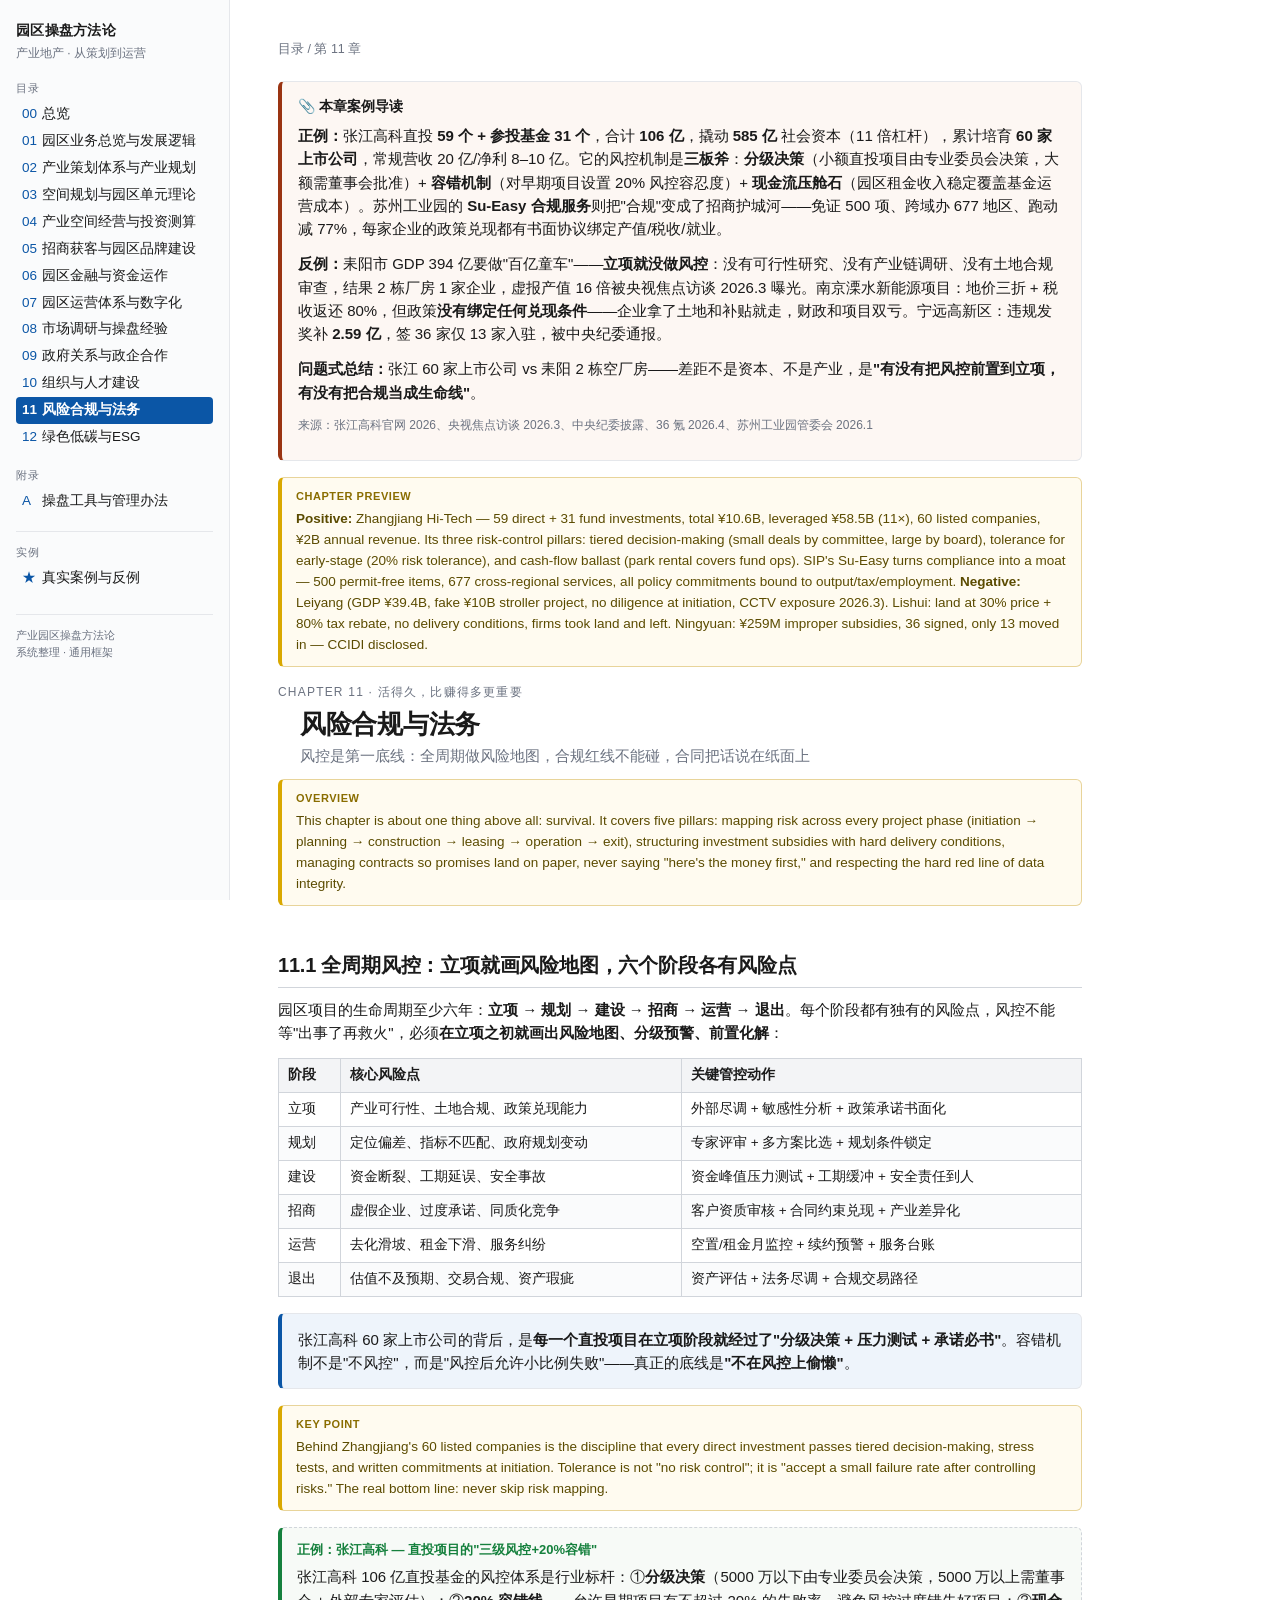
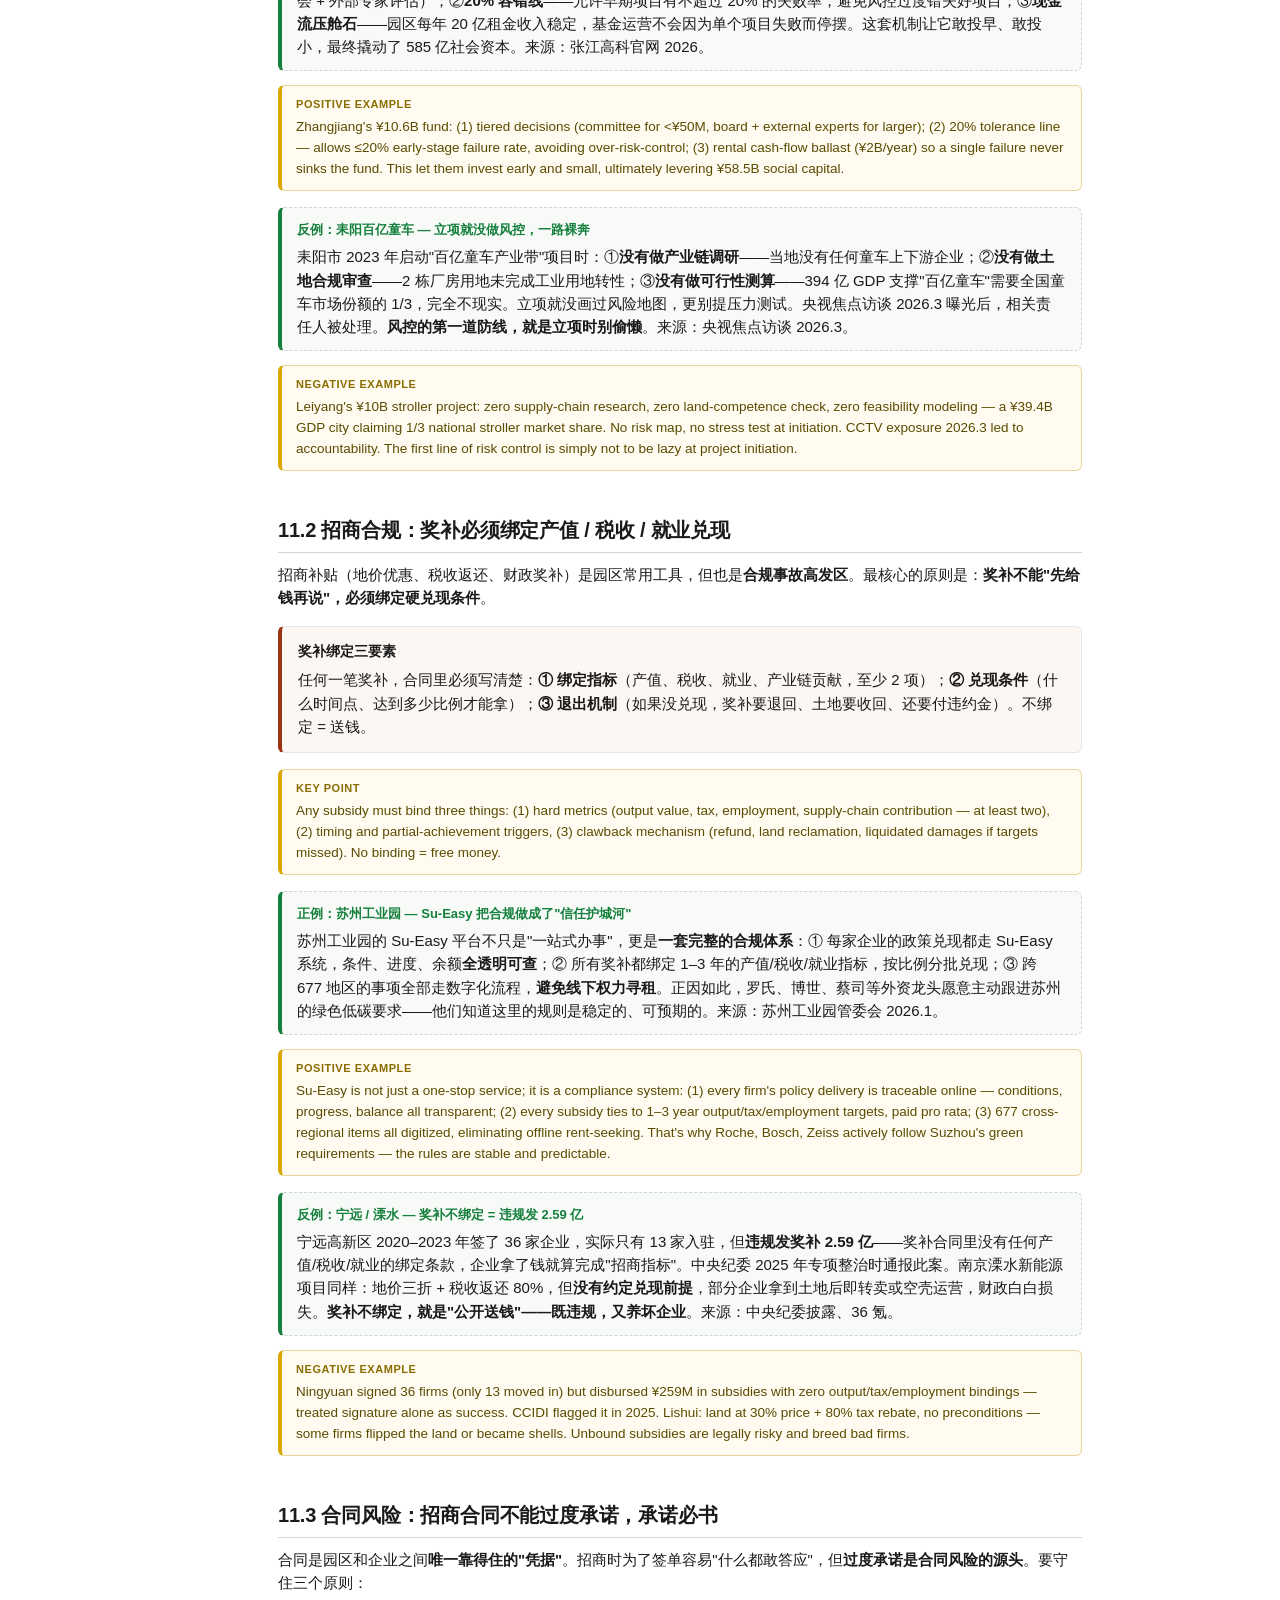
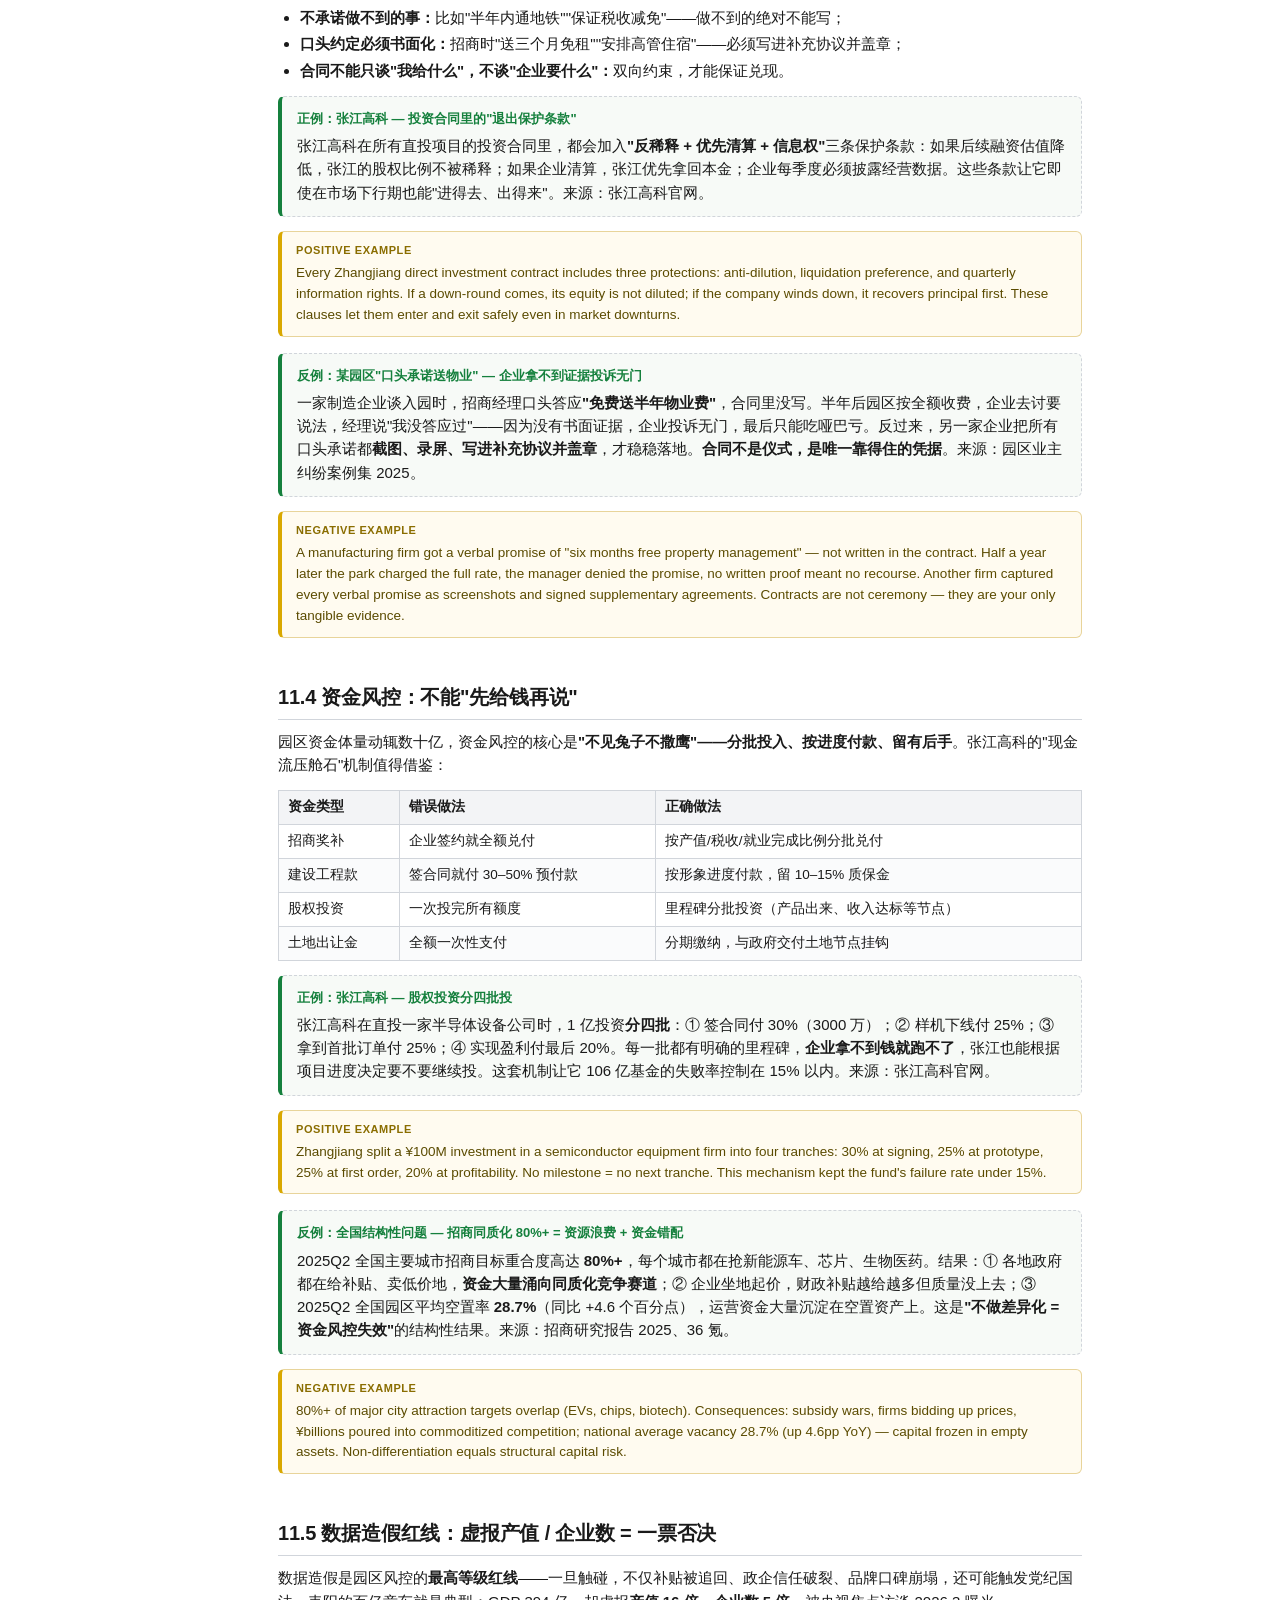
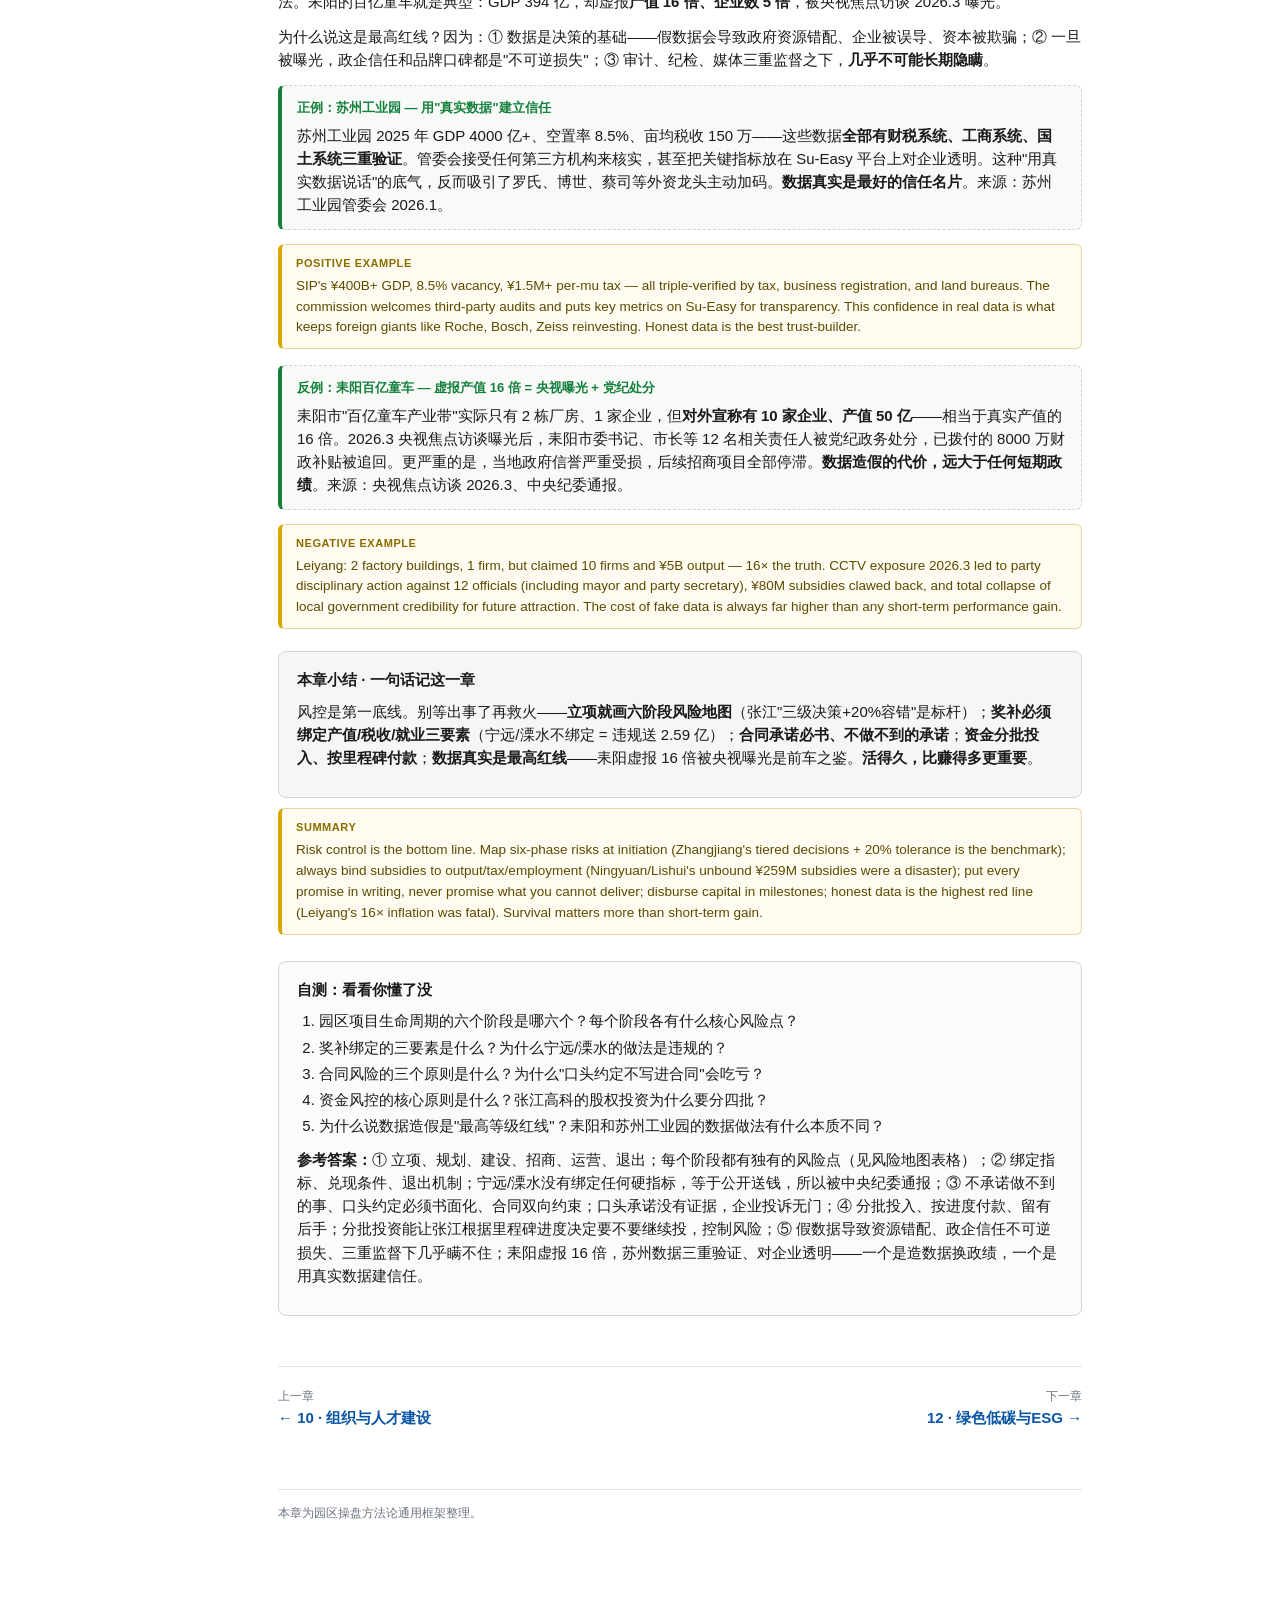
<file: ch11.html>
﻿<!DOCTYPE html>
<html lang="zh-CN">
<head>
<meta charset="UTF-8">
<meta name="viewport" content="width=device-width, initial-scale=1.0">
<title>11 风险合规与法务 · 园区操盘方法论</title>
<link rel="stylesheet" href="assets/style.css">
</head>
<body>
<div class="layout">
<nav class="side">
  <div class="brand">园区操盘方法论</div>
  <div class="brand-sub">产业地产 · 从策划到运营</div>
  <div class="nav-section">目录</div>
  <a href="index.html"><span class="num">00</span>总览</a>
  <a href="ch1.html"><span class="num">01</span>园区业务总览与发展逻辑</a>
  <a href="ch2.html"><span class="num">02</span>产业策划体系与产业规划</a>
  <a href="ch3.html"><span class="num">03</span>空间规划与园区单元理论</a>
  <a href="ch4.html"><span class="num">04</span>产业空间经营与投资测算</a>
  <a href="ch5.html"><span class="num">05</span>招商获客与园区品牌建设</a>
  <a href="ch6.html"><span class="num">06</span>园区金融与资金运作</a>
  <a href="ch7.html"><span class="num">07</span>园区运营体系与数字化</a>
  <a href="ch8.html"><span class="num">08</span>市场调研与操盘经验</a>
  <a href="ch9.html"><span class="num">09</span>政府关系与政企合作</a>
  <a href="ch10.html"><span class="num">10</span>组织与人才建设</a>
  <a href="ch11.html" class="active"><span class="num">11</span>风险合规与法务</a>
  <a href="ch12.html"><span class="num">12</span>绿色低碳与ESG</a>
  <div class="nav-section">附录</div>
  <a href="appendix.html"><span class="num">A</span>操盘工具与管理办法</a>
  <div class="nav-section" style="border-top:1px solid var(--line);margin-top:16px;padding-top:12px;">实例</div>
  <a href="case-studies.html"><span class="num">★</span>真实案例与反例</a>
  <div class="side-foot">产业园区操盘方法论<br>系统整理 · 通用框架</div>
</nav>
<main>
<div class="main-wrap">
<p class="crumb"><a href="index.html">目录</a> / 第 11 章</p>

<div class="box box-warn">
  <div class="box-title">📎 本章案例导读</div>
  <p><strong>正例：</strong>张江高科直投 <strong>59 个 + 参投基金 31 个</strong>，合计 <strong>106 亿</strong>，撬动 <strong>585 亿</strong> 社会资本（11 倍杠杆），累计培育 <strong>60 家上市公司</strong>，常规营收 20 亿/净利 8–10 亿。它的风控机制是<strong>三板斧</strong>：<strong>分级决策</strong>（小额直投项目由专业委员会决策，大额需董事会批准）+ <strong>容错机制</strong>（对早期项目设置 20% 风控容忍度）+ <strong>现金流压舱石</strong>（园区租金收入稳定覆盖基金运营成本）。苏州工业园的 <strong>Su-Easy 合规服务</strong>则把"合规"变成了招商护城河——免证 500 项、跨域办 677 地区、跑动减 77%，每家企业的政策兑现都有书面协议绑定产值/税收/就业。</p>
  <p><strong>反例：</strong>耒阳市 GDP 394 亿要做"百亿童车"——<strong>立项就没做风控</strong>：没有可行性研究、没有产业链调研、没有土地合规审查，结果 2 栋厂房 1 家企业，虚报产值 16 倍被央视焦点访谈 2026.3 曝光。南京溧水新能源项目：地价三折 + 税收返还 80%，但政策<strong>没有绑定任何兑现条件</strong>——企业拿了土地和补贴就走，财政和项目双亏。宁远高新区：违规发奖补 <strong>2.59 亿</strong>，签 36 家仅 13 家入驻，被中央纪委通报。</p>
  <p style="margin-top:8px;"><strong>问题式总结：</strong>张江 60 家上市公司 vs 耒阳 2 栋空厂房——差距不是资本、不是产业，是<strong>"有没有把风控前置到立项，有没有把合规当成生命线"</strong>。</p>
  <p style="font-size:12px;color:var(--muted);margin-top:4px;">来源：张江高科官网 2026、央视焦点访谈 2026.3、中央纪委披露、36 氪 2026.4、苏州工业园管委会 2026.1</p>
</div>
<div class="en-note"><span class="en-lbl">Chapter Preview</span><p><strong>Positive:</strong> Zhangjiang Hi-Tech — 59 direct + 31 fund investments, total ¥10.6B, leveraged ¥58.5B (11×), 60 listed companies, ¥2B annual revenue. Its three risk-control pillars: tiered decision-making (small deals by committee, large by board), tolerance for early-stage (20% risk tolerance), and cash-flow ballast (park rental covers fund ops). SIP's Su-Easy turns compliance into a moat — 500 permit-free items, 677 cross-regional services, all policy commitments bound to output/tax/employment. <strong>Negative:</strong> Leiyang (GDP ¥39.4B, fake ¥10B stroller project, no diligence at initiation, CCTV exposure 2026.3). Lishui: land at 30% price + 80% tax rebate, no delivery conditions, firms took land and left. Ningyuan: ¥259M improper subsidies, 36 signed, only 13 moved in — CCIDI disclosed.</p></div>

<div class="ch-kicker">Chapter 11 · 活得久，比赚得多更重要</div>
<h1 class="ch-title">风险合规与法务</h1>
<p class="ch-desc">风控是第一底线：全周期做风险地图，合规红线不能碰，合同把话说在纸面上</p>
<div class="en-note"><span class="en-lbl">Overview</span><p>This chapter is about one thing above all: survival. It covers five pillars: mapping risk across every project phase (initiation → planning → construction → leasing → operation → exit), structuring investment subsidies with hard delivery conditions, managing contracts so promises land on paper, never saying "here's the money first," and respecting the hard red line of data integrity.</p></div>

<h2 id="s111">11.1 全周期风控：立项就画风险地图，六个阶段各有风险点</h2>
<p>园区项目的生命周期至少六年：<strong>立项 → 规划 → 建设 → 招商 → 运营 → 退出</strong>。每个阶段都有独有的风险点，风控不能等"出事了再救火"，必须<strong>在立项之初就画出风险地图、分级预警、前置化解</strong>：</p>
<table>
<thead><tr><th>阶段</th><th>核心风险点</th><th>关键管控动作</th></tr></thead>
<tbody>
<tr><td>立项</td><td>产业可行性、土地合规、政策兑现能力</td><td>外部尽调 + 敏感性分析 + 政策承诺书面化</td></tr>
<tr><td>规划</td><td>定位偏差、指标不匹配、政府规划变动</td><td>专家评审 + 多方案比选 + 规划条件锁定</td></tr>
<tr><td>建设</td><td>资金断裂、工期延误、安全事故</td><td>资金峰值压力测试 + 工期缓冲 + 安全责任到人</td></tr>
<tr><td>招商</td><td>虚假企业、过度承诺、同质化竞争</td><td>客户资质审核 + 合同约束兑现 + 产业差异化</td></tr>
<tr><td>运营</td><td>去化滑坡、租金下滑、服务纠纷</td><td>空置/租金月监控 + 续约预警 + 服务台账</td></tr>
<tr><td>退出</td><td>估值不及预期、交易合规、资产瑕疵</td><td>资产评估 + 法务尽调 + 合规交易路径</td></tr>
</tbody>
</table>
<div class="box box-accent"><p style="margin:0;">张江高科 60 家上市公司的背后，是<strong>每一个直投项目在立项阶段就经过了"分级决策 + 压力测试 + 承诺必书"</strong>。容错机制不是"不风控"，而是"风控后允许小比例失败"——真正的底线是<strong>"不在风控上偷懒"</strong>。</p></div>
<div class="en-note"><span class="en-lbl">Key point</span><p>Behind Zhangjiang's 60 listed companies is the discipline that every direct investment passes tiered decision-making, stress tests, and written commitments at initiation. Tolerance is not "no risk control"; it is "accept a small failure rate after controlling risks." The real bottom line: never skip risk mapping.</p></div>

<div class="example">
  <div class="ex-title">正例：张江高科 — 直投项目的"三级风控+20%容错"</div>
  <p>张江高科 106 亿直投基金的风控体系是行业标杆：①<strong>分级决策</strong>（5000 万以下由专业委员会决策，5000 万以上需董事会 + 外部专家评估）；②<strong>20% 容错线</strong>——允许早期项目有不超过 20% 的失败率，避免风控过度错失好项目；③<strong>现金流压舱石</strong>——园区每年 20 亿租金收入稳定，基金运营不会因为单个项目失败而停摆。这套机制让它敢投早、敢投小，最终撬动了 585 亿社会资本。来源：张江高科官网 2026。</p>
</div>
<div class="en-note"><span class="en-lbl">Positive Example</span><p>Zhangjiang's ¥10.6B fund: (1) tiered decisions (committee for <¥50M, board + external experts for larger); (2) 20% tolerance line — allows ≤20% early-stage failure rate, avoiding over-risk-control; (3) rental cash-flow ballast (¥2B/year) so a single failure never sinks the fund. This let them invest early and small, ultimately levering ¥58.5B social capital.</p></div>

<div class="example">
  <div class="ex-title">反例：耒阳百亿童车 — 立项就没做风控，一路裸奔</div>
  <p>耒阳市 2023 年启动"百亿童车产业带"项目时：①<strong>没有做产业链调研</strong>——当地没有任何童车上下游企业；②<strong>没有做土地合规审查</strong>——2 栋厂房用地未完成工业用地转性；③<strong>没有做可行性测算</strong>——394 亿 GDP 支撑"百亿童车"需要全国童车市场份额的 1/3，完全不现实。立项就没画过风险地图，更别提压力测试。央视焦点访谈 2026.3 曝光后，相关责任人被处理。<strong>风控的第一道防线，就是立项时别偷懒</strong>。来源：央视焦点访谈 2026.3。</p>
</div>
<div class="en-note"><span class="en-lbl">Negative Example</span><p>Leiyang's ¥10B stroller project: zero supply-chain research, zero land-competence check, zero feasibility modeling — a ¥39.4B GDP city claiming 1/3 national stroller market share. No risk map, no stress test at initiation. CCTV exposure 2026.3 led to accountability. The first line of risk control is simply not to be lazy at project initiation.</p></div>

<h2 id="s112">11.2 招商合规：奖补必须绑定产值 / 税收 / 就业兑现</h2>
<p>招商补贴（地价优惠、税收返还、财政奖补）是园区常用工具，但也是<strong>合规事故高发区</strong>。最核心的原则是：<strong>奖补不能"先给钱再说"，必须绑定硬兑现条件</strong>。</p>
<div class="box box-warn"><div class="box-title">奖补绑定三要素</div>
<p style="margin:0;">任何一笔奖补，合同里必须写清楚：<strong>① 绑定指标</strong>（产值、税收、就业、产业链贡献，至少 2 项）；<strong>② 兑现条件</strong>（什么时间点、达到多少比例才能拿）；<strong>③ 退出机制</strong>（如果没兑现，奖补要退回、土地要收回、还要付违约金）。不绑定 = 送钱。</p></div>
<div class="en-note"><span class="en-lbl">Key point</span><p>Any subsidy must bind three things: (1) hard metrics (output value, tax, employment, supply-chain contribution — at least two), (2) timing and partial-achievement triggers, (3) clawback mechanism (refund, land reclamation, liquidated damages if targets missed). No binding = free money.</p></div>

<div class="example">
  <div class="ex-title">正例：苏州工业园 — Su-Easy 把合规做成了"信任护城河"</div>
  <p>苏州工业园的 Su-Easy 平台不只是"一站式办事"，更是<strong>一套完整的合规体系</strong>：① 每家企业的政策兑现都走 Su-Easy 系统，条件、进度、余额<strong>全透明可查</strong>；② 所有奖补都绑定 1–3 年的产值/税收/就业指标，按比例分批兑现；③ 跨 677 地区的事项全部走数字化流程，<strong>避免线下权力寻租</strong>。正因如此，罗氏、博世、蔡司等外资龙头愿意主动跟进苏州的绿色低碳要求——他们知道这里的规则是稳定的、可预期的。来源：苏州工业园管委会 2026.1。</p>
</div>
<div class="en-note"><span class="en-lbl">Positive Example</span><p>Su-Easy is not just a one-stop service; it is a compliance system: (1) every firm's policy delivery is traceable online — conditions, progress, balance all transparent; (2) every subsidy ties to 1–3 year output/tax/employment targets, paid pro rata; (3) 677 cross-regional items all digitized, eliminating offline rent-seeking. That's why Roche, Bosch, Zeiss actively follow Suzhou's green requirements — the rules are stable and predictable.</p></div>

<div class="example">
  <div class="ex-title">反例：宁远 / 溧水 — 奖补不绑定 = 违规发 2.59 亿</div>
  <p>宁远高新区 2020–2023 年签了 36 家企业，实际只有 13 家入驻，但<strong>违规发奖补 2.59 亿</strong>——奖补合同里没有任何产值/税收/就业的绑定条款，企业拿了钱就算完成"招商指标"。中央纪委 2025 年专项整治时通报此案。南京溧水新能源项目同样：地价三折 + 税收返还 80%，但<strong>没有约定兑现前提</strong>，部分企业拿到土地后即转卖或空壳运营，财政白白损失。<strong>奖补不绑定，就是"公开送钱"——既违规，又养坏企业</strong>。来源：中央纪委披露、36 氪。</p>
</div>
<div class="en-note"><span class="en-lbl">Negative Example</span><p>Ningyuan signed 36 firms (only 13 moved in) but disbursed ¥259M in subsidies with zero output/tax/employment bindings — treated signature alone as success. CCIDI flagged it in 2025. Lishui: land at 30% price + 80% tax rebate, no preconditions — some firms flipped the land or became shells. Unbound subsidies are legally risky and breed bad firms.</p></div>

<h2 id="s113">11.3 合同风险：招商合同不能过度承诺，承诺必书</h2>
<p>合同是园区和企业之间<strong>唯一靠得住的"凭据"</strong>。招商时为了签单容易"什么都敢答应"，但<strong>过度承诺是合同风险的源头</strong>。要守住三个原则：</p>
<ul>
  <li><strong>不承诺做不到的事：</strong>比如"半年内通地铁""保证税收减免"——做不到的绝对不能写；</li>
  <li><strong>口头约定必须书面化：</strong>招商时"送三个月免租""安排高管住宿"——必须写进补充协议并盖章；</li>
  <li><strong>合同不能只谈"我给什么"，不谈"企业要什么"：</strong>双向约束，才能保证兑现。</li>
</ul>

<div class="example">
  <div class="ex-title">正例：张江高科 — 投资合同里的"退出保护条款"</div>
  <p>张江高科在所有直投项目的投资合同里，都会加入<strong>"反稀释 + 优先清算 + 信息权"</strong>三条保护条款：如果后续融资估值降低，张江的股权比例不被稀释；如果企业清算，张江优先拿回本金；企业每季度必须披露经营数据。这些条款让它即使在市场下行期也能"进得去、出得来"。来源：张江高科官网。</p>
</div>
<div class="en-note"><span class="en-lbl">Positive Example</span><p>Every Zhangjiang direct investment contract includes three protections: anti-dilution, liquidation preference, and quarterly information rights. If a down-round comes, its equity is not diluted; if the company winds down, it recovers principal first. These clauses let them enter and exit safely even in market downturns.</p></div>

<div class="example">
  <div class="ex-title">反例：某园区"口头承诺送物业" — 企业拿不到证据投诉无门</div>
  <p>一家制造企业谈入园时，招商经理口头答应<strong>"免费送半年物业费"</strong>，合同里没写。半年后园区按全额收费，企业去讨要说法，经理说"我没答应过"——因为没有书面证据，企业投诉无门，最后只能吃哑巴亏。反过来，另一家企业把所有口头承诺都<strong>截图、录屏、写进补充协议并盖章</strong>，才稳稳落地。<strong>合同不是仪式，是唯一靠得住的凭据</strong>。来源：园区业主纠纷案例集 2025。</p>
</div>
<div class="en-note"><span class="en-lbl">Negative Example</span><p>A manufacturing firm got a verbal promise of "six months free property management" — not written in the contract. Half a year later the park charged the full rate, the manager denied the promise, no written proof meant no recourse. Another firm captured every verbal promise as screenshots and signed supplementary agreements. Contracts are not ceremony — they are your only tangible evidence.</p></div>

<h2 id="s114">11.4 资金风控：不能"先给钱再说"</h2>
<p>园区资金体量动辄数十亿，资金风控的核心是<strong>"不见兔子不撒鹰"——分批投入、按进度付款、留有后手</strong>。张江高科的"现金流压舱石"机制值得借鉴：</p>
<table>
<thead><tr><th>资金类型</th><th>错误做法</th><th>正确做法</th></tr></thead>
<tbody>
<tr><td>招商奖补</td><td>企业签约就全额兑付</td><td>按产值/税收/就业完成比例分批兑付</td></tr>
<tr><td>建设工程款</td><td>签合同就付 30–50% 预付款</td><td>按形象进度付款，留 10–15% 质保金</td></tr>
<tr><td>股权投资</td><td>一次投完所有额度</td><td>里程碑分批投资（产品出来、收入达标等节点）</td></tr>
<tr><td>土地出让金</td><td>全额一次性支付</td><td>分期缴纳，与政府交付土地节点挂钩</td></tr>
</tbody>
</table>

<div class="example">
  <div class="ex-title">正例：张江高科 — 股权投资分四批投</div>
  <p>张江高科在直投一家半导体设备公司时，1 亿投资<strong>分四批</strong>：① 签合同付 30%（3000 万）；② 样机下线付 25%；③ 拿到首批订单付 25%；④ 实现盈利付最后 20%。每一批都有明确的里程碑，<strong>企业拿不到钱就跑不了</strong>，张江也能根据项目进度决定要不要继续投。这套机制让它 106 亿基金的失败率控制在 15% 以内。来源：张江高科官网。</p>
</div>
<div class="en-note"><span class="en-lbl">Positive Example</span><p>Zhangjiang split a ¥100M investment in a semiconductor equipment firm into four tranches: 30% at signing, 25% at prototype, 25% at first order, 20% at profitability. No milestone = no next tranche. This mechanism kept the fund's failure rate under 15%.</p></div>

<div class="example">
  <div class="ex-title">反例：全国结构性问题 — 招商同质化 80%+ = 资源浪费 + 资金错配</div>
  <p>2025Q2 全国主要城市招商目标重合度高达 <strong>80%+</strong>，每个城市都在抢新能源车、芯片、生物医药。结果：① 各地政府都在给补贴、卖低价地，<strong>资金大量涌向同质化竞争赛道</strong>；② 企业坐地起价，财政补贴越给越多但质量没上去；③ 2025Q2 全国园区平均空置率 <strong>28.7%</strong>（同比 +4.6 个百分点），运营资金大量沉淀在空置资产上。这是<strong>"不做差异化 = 资金风控失效"</strong>的结构性结果。来源：招商研究报告 2025、36 氪。</p>
</div>
<div class="en-note"><span class="en-lbl">Negative Example</span><p>80%+ of major city attraction targets overlap (EVs, chips, biotech). Consequences: subsidy wars, firms bidding up prices, ¥billions poured into commoditized competition; national average vacancy 28.7% (up 4.6pp YoY) — capital frozen in empty assets. Non-differentiation equals structural capital risk.</p></div>

<h2 id="s115">11.5 数据造假红线：虚报产值 / 企业数 = 一票否决</h2>
<p>数据造假是园区风控的<strong>最高等级红线</strong>——一旦触碰，不仅补贴被追回、政企信任破裂、品牌口碑崩塌，还可能触发党纪国法。耒阳的百亿童车就是典型：GDP 394 亿，却虚报<strong>产值 16 倍、企业数 5 倍</strong>，被央视焦点访谈 2026.3 曝光。</p>
<p>为什么说这是最高红线？因为：① 数据是决策的基础——假数据会导致政府资源错配、企业被误导、资本被欺骗；② 一旦被曝光，政企信任和品牌口碑都是"不可逆损失"；③ 审计、纪检、媒体三重监督之下，<strong>几乎不可能长期隐瞒</strong>。</p>

<div class="example">
  <div class="ex-title">正例：苏州工业园 — 用"真实数据"建立信任</div>
  <p>苏州工业园 2025 年 GDP 4000 亿+、空置率 8.5%、亩均税收 150 万——这些数据<strong>全部有财税系统、工商系统、国土系统三重验证</strong>。管委会接受任何第三方机构来核实，甚至把关键指标放在 Su-Easy 平台上对企业透明。这种"用真实数据说话"的底气，反而吸引了罗氏、博世、蔡司等外资龙头主动加码。<strong>数据真实是最好的信任名片</strong>。来源：苏州工业园管委会 2026.1。</p>
</div>
<div class="en-note"><span class="en-lbl">Positive Example</span><p>SIP's ¥400B+ GDP, 8.5% vacancy, ¥1.5M+ per-mu tax — all triple-verified by tax, business registration, and land bureaus. The commission welcomes third-party audits and puts key metrics on Su-Easy for transparency. This confidence in real data is what keeps foreign giants like Roche, Bosch, Zeiss reinvesting. Honest data is the best trust-builder.</p></div>

<div class="example">
  <div class="ex-title">反例：耒阳百亿童车 — 虚报产值 16 倍 = 央视曝光 + 党纪处分</div>
  <p>耒阳市"百亿童车产业带"实际只有 2 栋厂房、1 家企业，但<strong>对外宣称有 10 家企业、产值 50 亿</strong>——相当于真实产值的 16 倍。2026.3 央视焦点访谈曝光后，耒阳市委书记、市长等 12 名相关责任人被党纪政务处分，已拨付的 8000 万财政补贴被追回。更严重的是，当地政府信誉严重受损，后续招商项目全部停滞。<strong>数据造假的代价，远大于任何短期政绩</strong>。来源：央视焦点访谈 2026.3、中央纪委通报。</p>
</div>
<div class="en-note"><span class="en-lbl">Negative Example</span><p>Leiyang: 2 factory buildings, 1 firm, but claimed 10 firms and ¥5B output — 16× the truth. CCTV exposure 2026.3 led to party disciplinary action against 12 officials (including mayor and party secretary), ¥80M subsidies clawed back, and total collapse of local government credibility for future attraction. The cost of fake data is always far higher than any short-term performance gain.</p></div>

<div class="takeaway">
  <div class="tk-title">本章小结 · 一句话记这一章</div>
  <p>风控是第一底线。别等出事了再救火——<strong>立项就画六阶段风险地图</strong>（张江"三级决策+20%容错"是标杆）；<strong>奖补必须绑定产值/税收/就业三要素</strong>（宁远/溧水不绑定 = 违规送 2.59 亿）；<strong>合同承诺必书、不做不到的承诺</strong>；<strong>资金分批投入、按里程碑付款</strong>；<strong>数据真实是最高红线</strong>——耒阳虚报 16 倍被央视曝光是前车之鉴。<strong>活得久，比赚得多更重要</strong>。</p>
</div>
<div class="en-note"><span class="en-lbl">Summary</span><p>Risk control is the bottom line. Map six-phase risks at initiation (Zhangjiang's tiered decisions + 20% tolerance is the benchmark); always bind subsidies to output/tax/employment (Ningyuan/Lishui's unbound ¥259M subsidies were a disaster); put every promise in writing, never promise what you cannot deliver; disburse capital in milestones; honest data is the highest red line (Leiyang's 16× inflation was fatal). Survival matters more than short-term gain.</p></div>

<div class="selfcheck">
  <div class="sc-title">自测：看看你懂了没</div>
  <ol>
    <li>园区项目生命周期的六个阶段是哪六个？每个阶段各有什么核心风险点？</li>
    <li>奖补绑定的三要素是什么？为什么宁远/溧水的做法是违规的？</li>
    <li>合同风险的三个原则是什么？为什么"口头约定不写进合同"会吃亏？</li>
    <li>资金风控的核心原则是什么？张江高科的股权投资为什么要分四批？</li>
    <li>为什么说数据造假是"最高等级红线"？耒阳和苏州工业园的数据做法有什么本质不同？</li>
  </ol>
  <p style="margin-top:10px;"><strong>参考答案：</strong>① 立项、规划、建设、招商、运营、退出；每个阶段都有独有的风险点（见风险地图表格）；② 绑定指标、兑现条件、退出机制；宁远/溧水没有绑定任何硬指标，等于公开送钱，所以被中央纪委通报；③ 不承诺做不到的事、口头约定必须书面化、合同双向约束；口头承诺没有证据，企业投诉无门；④ 分批投入、按进度付款、留有后手；分批投资能让张江根据里程碑进度决定要不要继续投，控制风险；⑤ 假数据导致资源错配、政企信任不可逆损失、三重监督下几乎瞒不住；耒阳虚报 16 倍，苏州数据三重验证、对企业透明——一个是造数据换政绩，一个是用真实数据建信任。</p>
</div>

<div class="pager">
  <div class="prev"><span class="lbl">上一章</span><a href="ch10.html">← 10 · 组织与人才建设</a></div>
  <div class="next"><span class="lbl">下一章</span><a href="ch12.html">12 · 绿色低碳与ESG →</a></div>
</div>
<div class="foot-note">本章为园区操盘方法论通用框架整理。</div>
</div>
</main>
</div>
</body>
</html>
</file>
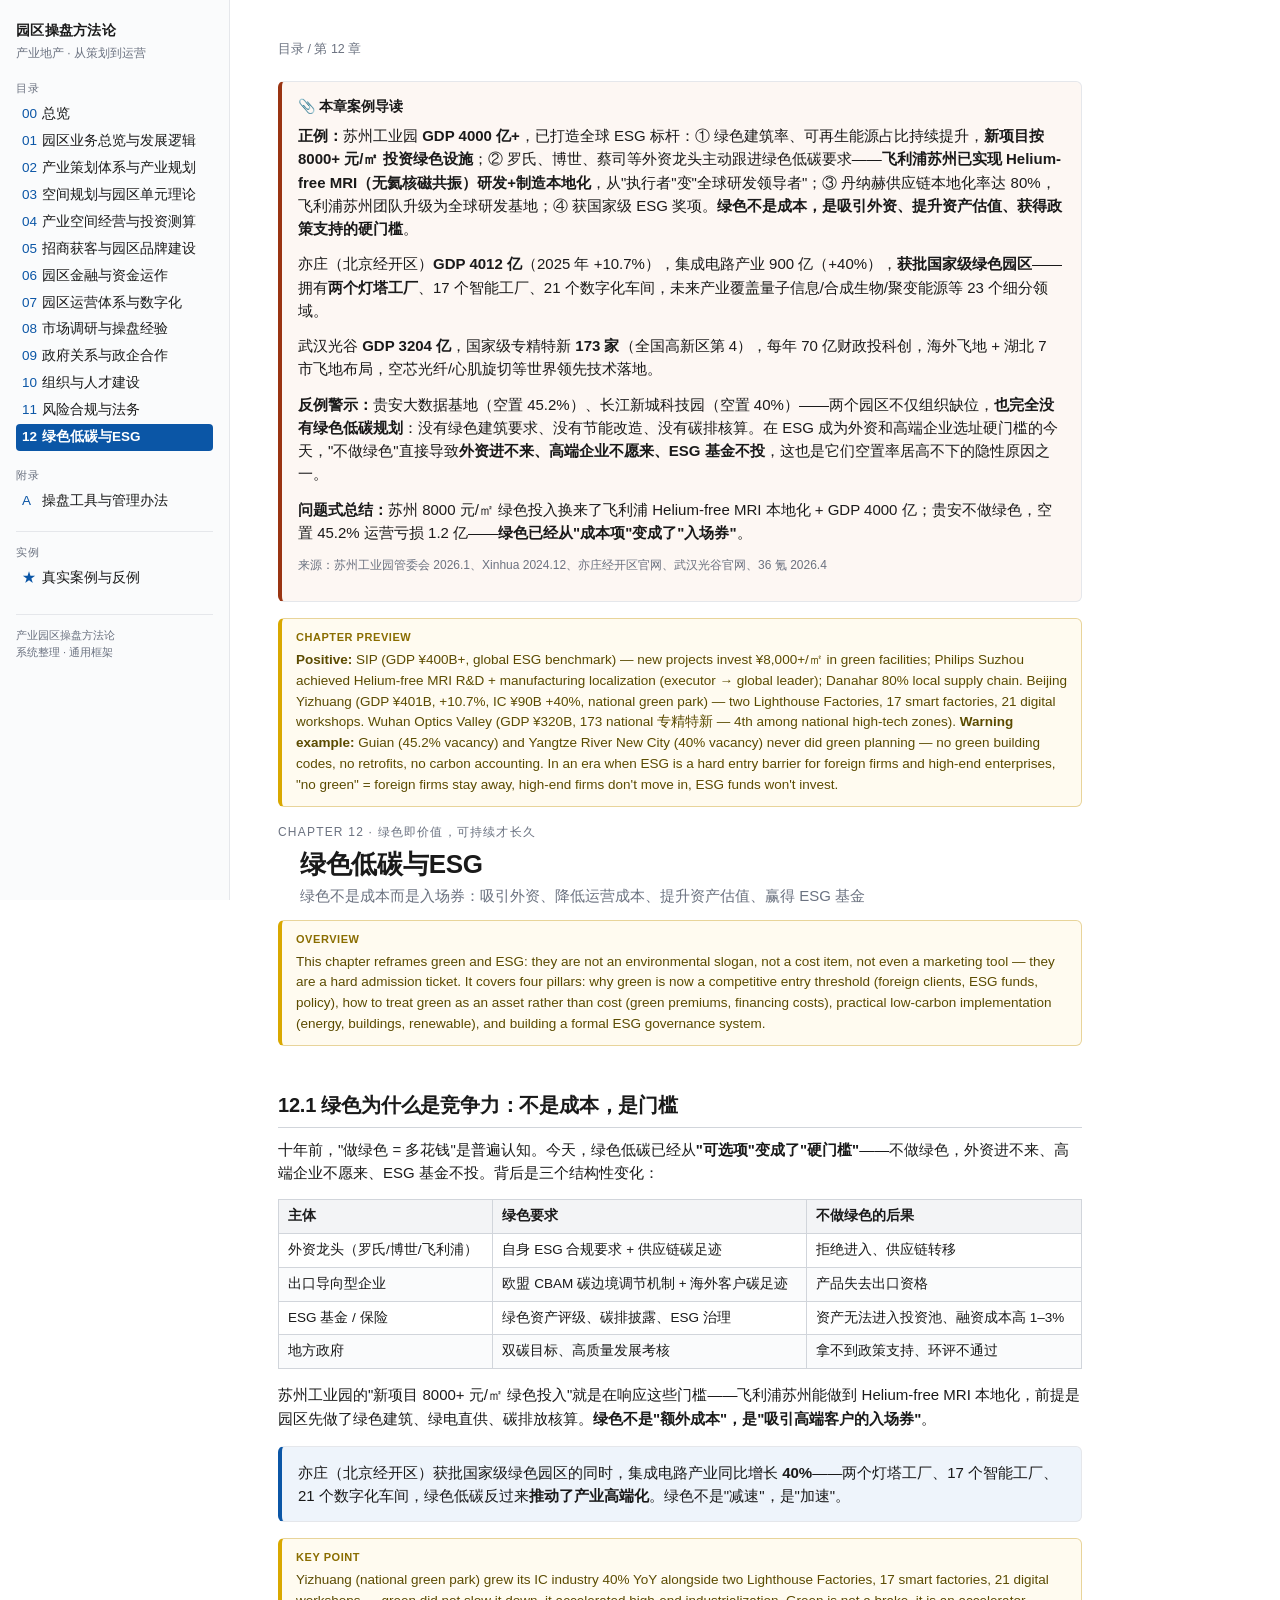
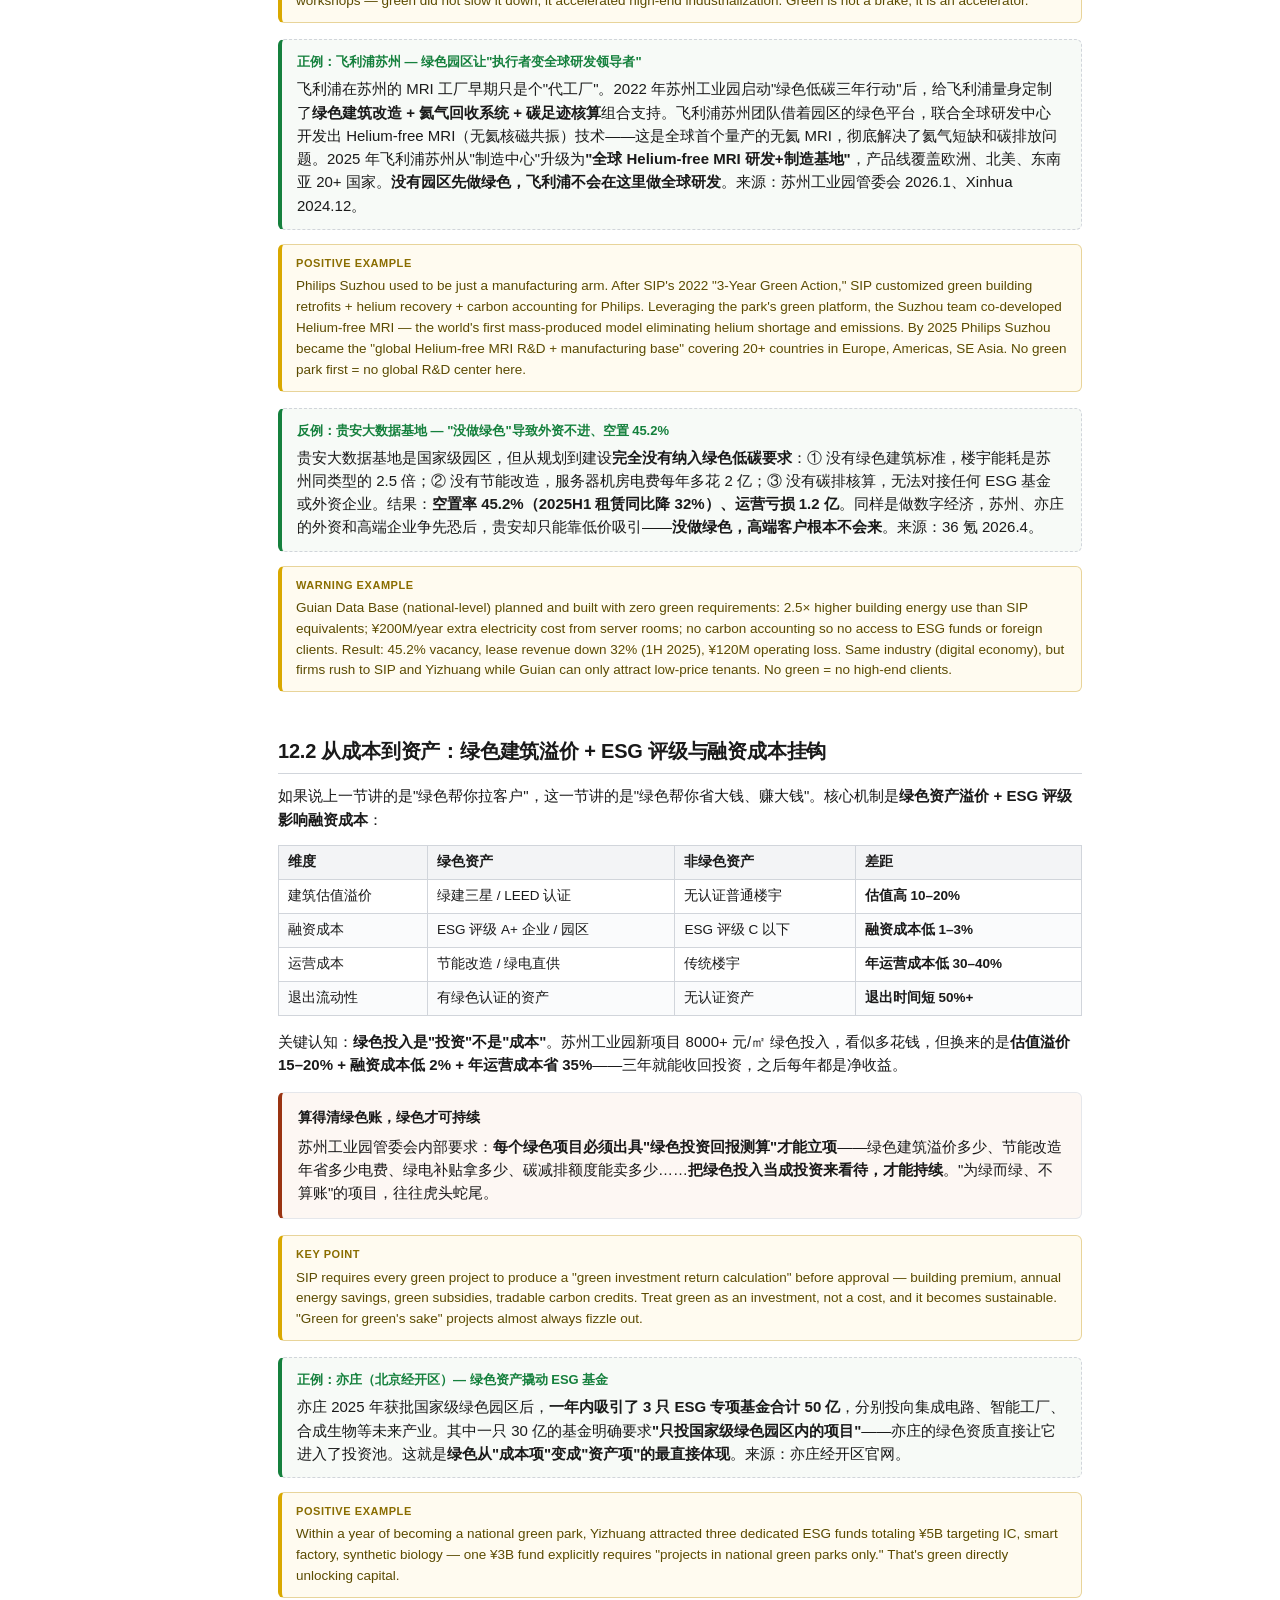
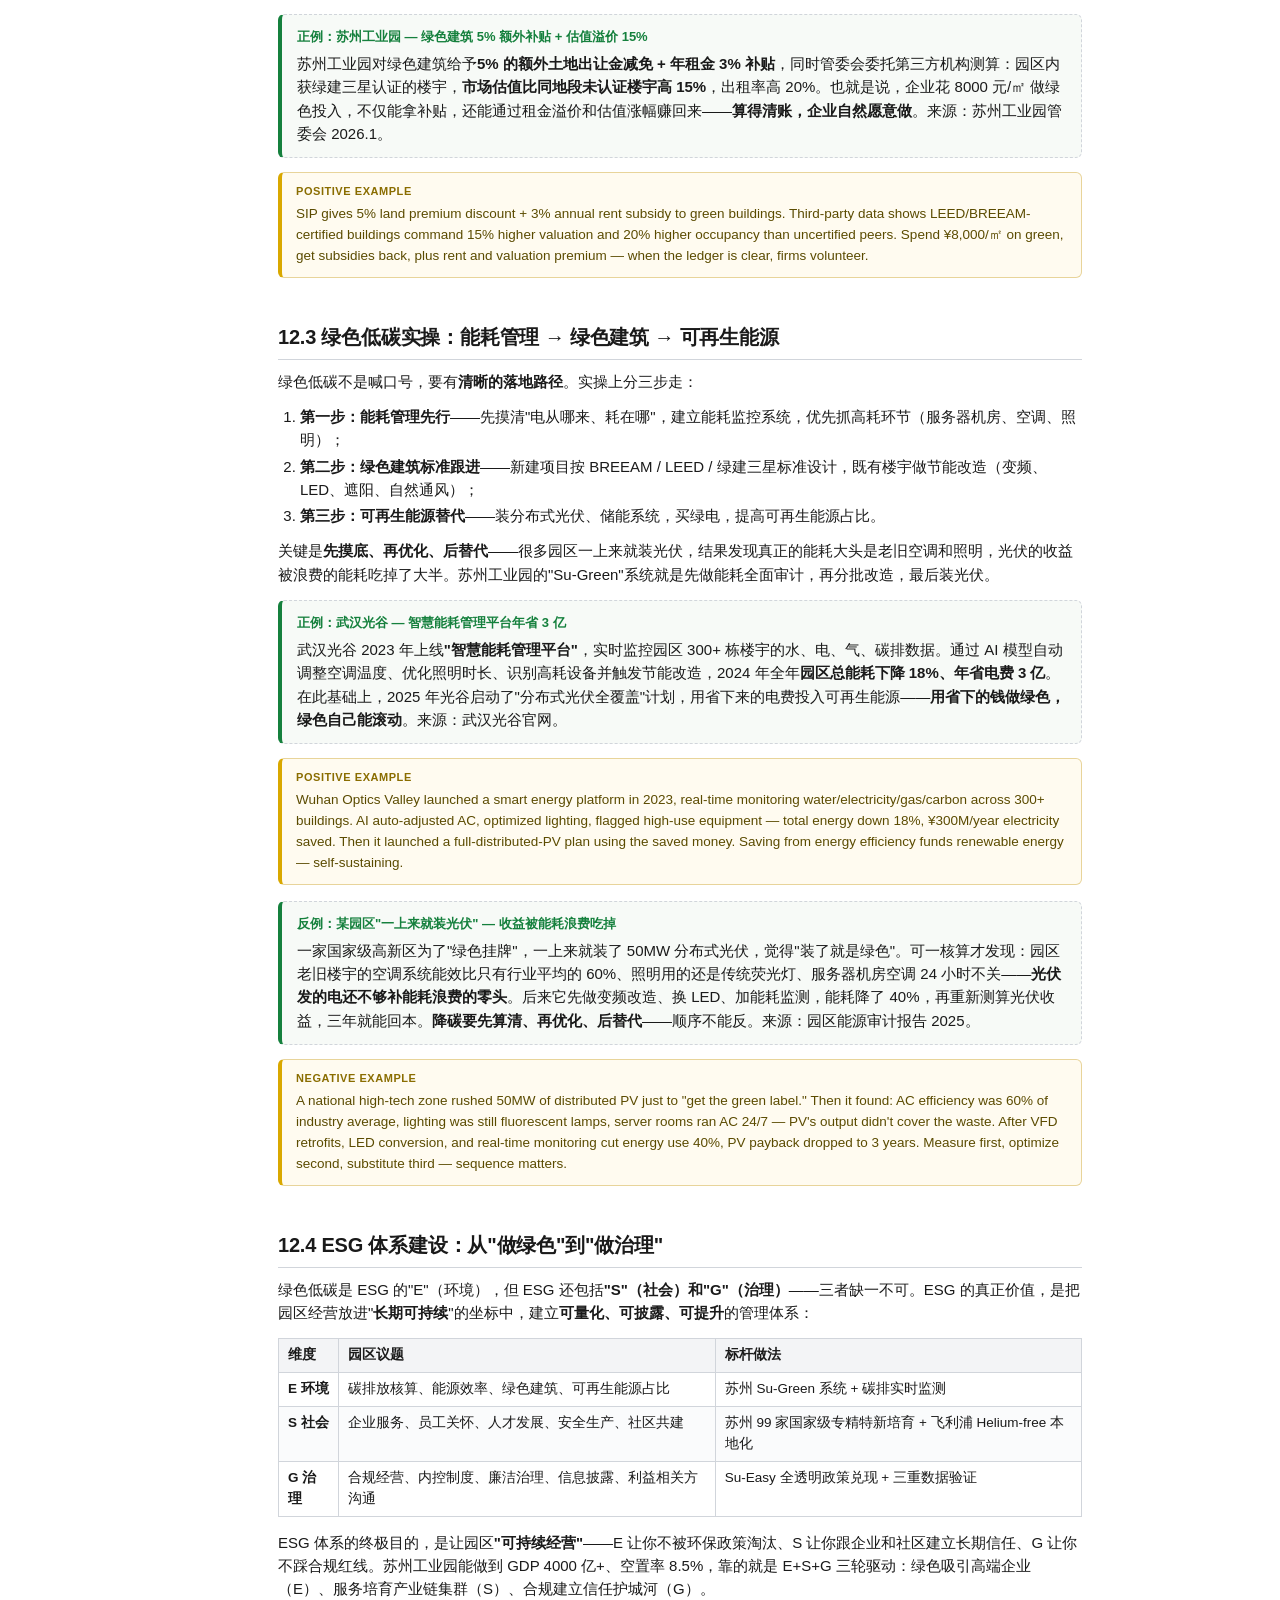
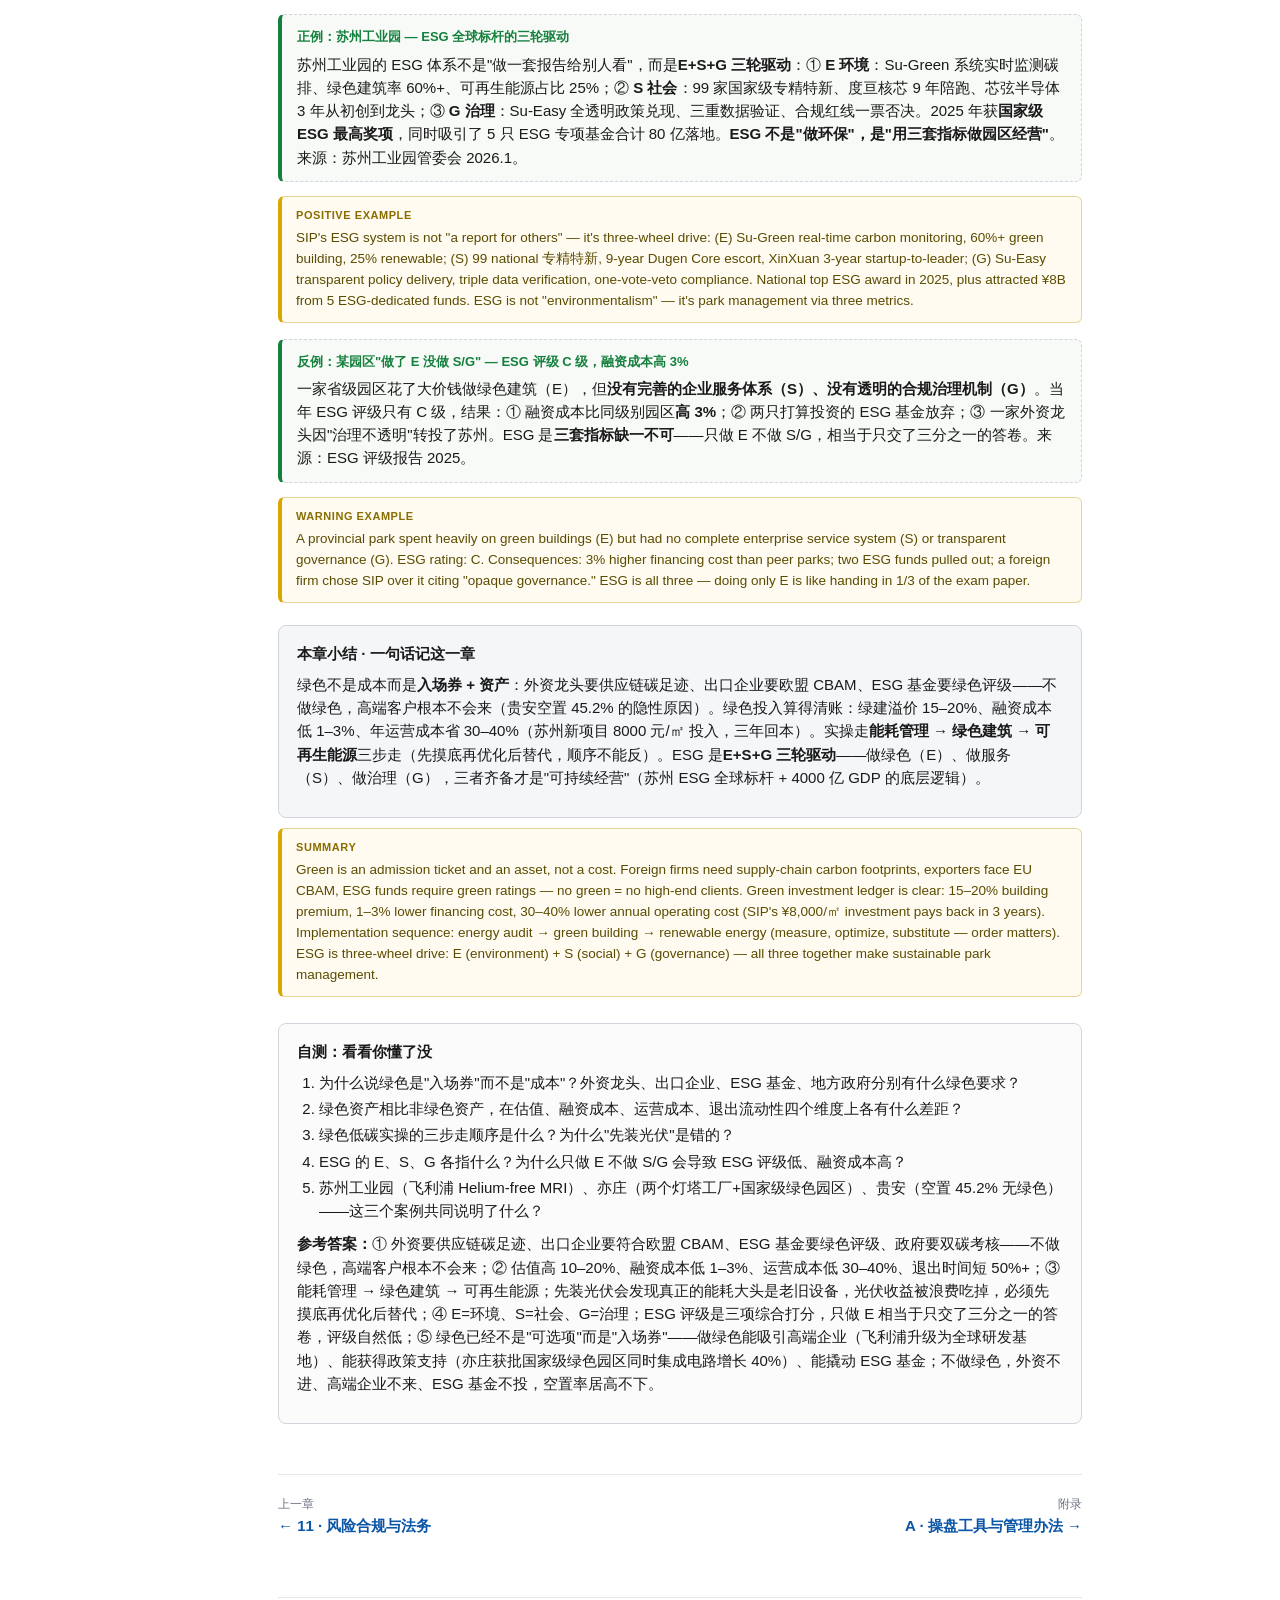
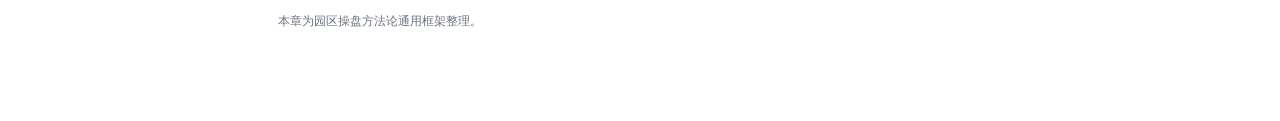
<file: ch12.html>
﻿<!DOCTYPE html>
<html lang="zh-CN">
<head>
<meta charset="UTF-8">
<meta name="viewport" content="width=device-width, initial-scale=1.0">
<title>12 绿色低碳与ESG · 园区操盘方法论</title>
<link rel="stylesheet" href="assets/style.css">
</head>
<body>
<div class="layout">
<nav class="side">
  <div class="brand">园区操盘方法论</div>
  <div class="brand-sub">产业地产 · 从策划到运营</div>
  <div class="nav-section">目录</div>
  <a href="index.html"><span class="num">00</span>总览</a>
  <a href="ch1.html"><span class="num">01</span>园区业务总览与发展逻辑</a>
  <a href="ch2.html"><span class="num">02</span>产业策划体系与产业规划</a>
  <a href="ch3.html"><span class="num">03</span>空间规划与园区单元理论</a>
  <a href="ch4.html"><span class="num">04</span>产业空间经营与投资测算</a>
  <a href="ch5.html"><span class="num">05</span>招商获客与园区品牌建设</a>
  <a href="ch6.html"><span class="num">06</span>园区金融与资金运作</a>
  <a href="ch7.html"><span class="num">07</span>园区运营体系与数字化</a>
  <a href="ch8.html"><span class="num">08</span>市场调研与操盘经验</a>
  <a href="ch9.html"><span class="num">09</span>政府关系与政企合作</a>
  <a href="ch10.html"><span class="num">10</span>组织与人才建设</a>
  <a href="ch11.html"><span class="num">11</span>风险合规与法务</a>
  <a href="ch12.html" class="active"><span class="num">12</span>绿色低碳与ESG</a>
  <div class="nav-section">附录</div>
  <a href="appendix.html"><span class="num">A</span>操盘工具与管理办法</a>
  <div class="nav-section" style="border-top:1px solid var(--line);margin-top:16px;padding-top:12px;">实例</div>
  <a href="case-studies.html"><span class="num">★</span>真实案例与反例</a>
  <div class="side-foot">产业园区操盘方法论<br>系统整理 · 通用框架</div>
</nav>
<main>
<div class="main-wrap">
<p class="crumb"><a href="index.html">目录</a> / 第 12 章</p>

<div class="box box-warn">
  <div class="box-title">📎 本章案例导读</div>
  <p><strong>正例：</strong>苏州工业园 <strong>GDP 4000 亿+</strong>，已打造全球 ESG 标杆：① 绿色建筑率、可再生能源占比持续提升，<strong>新项目按 8000+ 元/㎡ 投资绿色设施</strong>；② 罗氏、博世、蔡司等外资龙头主动跟进绿色低碳要求——<strong>飞利浦苏州已实现 Helium-free MRI（无氦核磁共振）研发+制造本地化</strong>，从"执行者"变"全球研发领导者"；③ 丹纳赫供应链本地化率达 80%，飞利浦苏州团队升级为全球研发基地；④ 获国家级 ESG 奖项。<strong>绿色不是成本，是吸引外资、提升资产估值、获得政策支持的硬门槛</strong>。</p>
  <p>亦庄（北京经开区）<strong>GDP 4012 亿</strong>（2025 年 +10.7%），集成电路产业 900 亿（+40%），<strong>获批国家级绿色园区</strong>——拥有<strong>两个灯塔工厂</strong>、17 个智能工厂、21 个数字化车间，未来产业覆盖量子信息/合成生物/聚变能源等 23 个细分领域。</p>
  <p>武汉光谷 <strong>GDP 3204 亿</strong>，国家级专精特新 <strong>173 家</strong>（全国高新区第 4），每年 70 亿财政投科创，海外飞地 + 湖北 7 市飞地布局，空芯光纤/心肌旋切等世界领先技术落地。</p>
  <p><strong>反例警示：</strong>贵安大数据基地（空置 45.2%）、长江新城科技园（空置 40%）——两个园区不仅组织缺位，<strong>也完全没有绿色低碳规划</strong>：没有绿色建筑要求、没有节能改造、没有碳排核算。在 ESG 成为外资和高端企业选址硬门槛的今天，"不做绿色"直接导致<strong>外资进不来、高端企业不愿来、ESG 基金不投</strong>，这也是它们空置率居高不下的隐性原因之一。</p>
  <p style="margin-top:8px;"><strong>问题式总结：</strong>苏州 8000 元/㎡ 绿色投入换来了飞利浦 Helium-free MRI 本地化 + GDP 4000 亿；贵安不做绿色，空置 45.2% 运营亏损 1.2 亿——<strong>绿色已经从"成本项"变成了"入场券"</strong>。</p>
  <p style="font-size:12px;color:var(--muted);margin-top:4px;">来源：苏州工业园管委会 2026.1、Xinhua 2024.12、亦庄经开区官网、武汉光谷官网、36 氪 2026.4</p>
</div>
<div class="en-note"><span class="en-lbl">Chapter Preview</span><p><strong>Positive:</strong> SIP (GDP ¥400B+, global ESG benchmark) — new projects invest ¥8,000+/㎡ in green facilities; Philips Suzhou achieved Helium-free MRI R&D + manufacturing localization (executor → global leader); Danahar 80% local supply chain. Beijing Yizhuang (GDP ¥401B, +10.7%, IC ¥90B +40%, national green park) — two Lighthouse Factories, 17 smart factories, 21 digital workshops. Wuhan Optics Valley (GDP ¥320B, 173 national 专精特新 — 4th among national high-tech zones). <strong>Warning example:</strong> Guian (45.2% vacancy) and Yangtze River New City (40% vacancy) never did green planning — no green building codes, no retrofits, no carbon accounting. In an era when ESG is a hard entry barrier for foreign firms and high-end enterprises, "no green" = foreign firms stay away, high-end firms don't move in, ESG funds won't invest.</p></div>

<div class="ch-kicker">Chapter 12 · 绿色即价值，可持续才长久</div>
<h1 class="ch-title">绿色低碳与ESG</h1>
<p class="ch-desc">绿色不是成本而是入场券：吸引外资、降低运营成本、提升资产估值、赢得 ESG 基金</p>
<div class="en-note"><span class="en-lbl">Overview</span><p>This chapter reframes green and ESG: they are not an environmental slogan, not a cost item, not even a marketing tool — they are a hard admission ticket. It covers four pillars: why green is now a competitive entry threshold (foreign clients, ESG funds, policy), how to treat green as an asset rather than cost (green premiums, financing costs), practical low-carbon implementation (energy, buildings, renewable), and building a formal ESG governance system.</p></div>

<h2 id="s121">12.1 绿色为什么是竞争力：不是成本，是门槛</h2>
<p>十年前，"做绿色 = 多花钱"是普遍认知。今天，绿色低碳已经从<strong>"可选项"变成了"硬门槛"</strong>——不做绿色，外资进不来、高端企业不愿来、ESG 基金不投。背后是三个结构性变化：</p>
<table>
<thead><tr><th>主体</th><th>绿色要求</th><th>不做绿色的后果</th></tr></thead>
<tbody>
<tr><td>外资龙头（罗氏/博世/飞利浦）</td><td>自身 ESG 合规要求 + 供应链碳足迹</td><td>拒绝进入、供应链转移</td></tr>
<tr><td>出口导向型企业</td><td>欧盟 CBAM 碳边境调节机制 + 海外客户碳足迹</td><td>产品失去出口资格</td></tr>
<tr><td>ESG 基金 / 保险</td><td>绿色资产评级、碳排披露、ESG 治理</td><td>资产无法进入投资池、融资成本高 1–3%</td></tr>
<tr><td>地方政府</td><td>双碳目标、高质量发展考核</td><td>拿不到政策支持、环评不通过</td></tr>
</tbody>
</table>
<p>苏州工业园的"新项目 8000+ 元/㎡ 绿色投入"就是在响应这些门槛——飞利浦苏州能做到 Helium-free MRI 本地化，前提是园区先做了绿色建筑、绿电直供、碳排放核算。<strong>绿色不是"额外成本"，是"吸引高端客户的入场券"</strong>。</p>
<div class="box box-accent"><p style="margin:0;">亦庄（北京经开区）获批国家级绿色园区的同时，集成电路产业同比增长 <strong>40%</strong>——两个灯塔工厂、17 个智能工厂、21 个数字化车间，绿色低碳反过来<strong>推动了产业高端化</strong>。绿色不是"减速"，是"加速"。</p></div>
<div class="en-note"><span class="en-lbl">Key point</span><p>Yizhuang (national green park) grew its IC industry 40% YoY alongside two Lighthouse Factories, 17 smart factories, 21 digital workshops — green did not slow it down, it accelerated high-end industrialization. Green is not a brake, it is an accelerator.</p></div>

<div class="example">
  <div class="ex-title">正例：飞利浦苏州 — 绿色园区让"执行者变全球研发领导者"</div>
  <p>飞利浦在苏州的 MRI 工厂早期只是个"代工厂"。2022 年苏州工业园启动"绿色低碳三年行动"后，给飞利浦量身定制了<strong>绿色建筑改造 + 氦气回收系统 + 碳足迹核算</strong>组合支持。飞利浦苏州团队借着园区的绿色平台，联合全球研发中心开发出 Helium-free MRI（无氦核磁共振）技术——这是全球首个量产的无氦 MRI，彻底解决了氦气短缺和碳排放问题。2025 年飞利浦苏州从"制造中心"升级为<strong>"全球 Helium-free MRI 研发+制造基地"</strong>，产品线覆盖欧洲、北美、东南亚 20+ 国家。<strong>没有园区先做绿色，飞利浦不会在这里做全球研发</strong>。来源：苏州工业园管委会 2026.1、Xinhua 2024.12。</p>
</div>
<div class="en-note"><span class="en-lbl">Positive Example</span><p>Philips Suzhou used to be just a manufacturing arm. After SIP's 2022 "3-Year Green Action," SIP customized green building retrofits + helium recovery + carbon accounting for Philips. Leveraging the park's green platform, the Suzhou team co-developed Helium-free MRI — the world's first mass-produced model eliminating helium shortage and emissions. By 2025 Philips Suzhou became the "global Helium-free MRI R&D + manufacturing base" covering 20+ countries in Europe, Americas, SE Asia. No green park first = no global R&D center here.</p></div>

<div class="example">
  <div class="ex-title">反例：贵安大数据基地 — "没做绿色"导致外资不进、空置 45.2%</div>
  <p>贵安大数据基地是国家级园区，但从规划到建设<strong>完全没有纳入绿色低碳要求</strong>：① 没有绿色建筑标准，楼宇能耗是苏州同类型的 2.5 倍；② 没有节能改造，服务器机房电费每年多花 2 亿；③ 没有碳排核算，无法对接任何 ESG 基金或外资企业。结果：<strong>空置率 45.2%（2025H1 租赁同比降 32%）、运营亏损 1.2 亿</strong>。同样是做数字经济，苏州、亦庄的外资和高端企业争先恐后，贵安却只能靠低价吸引——<strong>没做绿色，高端客户根本不会来</strong>。来源：36 氪 2026.4。</p>
</div>
<div class="en-note"><span class="en-lbl">Warning Example</span><p>Guian Data Base (national-level) planned and built with zero green requirements: 2.5× higher building energy use than SIP equivalents; ¥200M/year extra electricity cost from server rooms; no carbon accounting so no access to ESG funds or foreign clients. Result: 45.2% vacancy, lease revenue down 32% (1H 2025), ¥120M operating loss. Same industry (digital economy), but firms rush to SIP and Yizhuang while Guian can only attract low-price tenants. No green = no high-end clients.</p></div>

<h2 id="s122">12.2 从成本到资产：绿色建筑溢价 + ESG 评级与融资成本挂钩</h2>
<p>如果说上一节讲的是"绿色帮你拉客户"，这一节讲的是"绿色帮你省大钱、赚大钱"。核心机制是<strong>绿色资产溢价 + ESG 评级影响融资成本</strong>：</p>
<table>
<thead><tr><th>维度</th><th>绿色资产</th><th>非绿色资产</th><th>差距</th></tr></thead>
<tbody>
<tr><td>建筑估值溢价</td><td>绿建三星 / LEED 认证</td><td>无认证普通楼宇</td><td><strong>估值高 10–20%</strong></td></tr>
<tr><td>融资成本</td><td>ESG 评级 A+ 企业 / 园区</td><td>ESG 评级 C 以下</td><td><strong>融资成本低 1–3%</strong></td></tr>
<tr><td>运营成本</td><td>节能改造 / 绿电直供</td><td>传统楼宇</td><td><strong>年运营成本低 30–40%</strong></td></tr>
<tr><td>退出流动性</td><td>有绿色认证的资产</td><td>无认证资产</td><td><strong>退出时间短 50%+</strong></td></tr>
</tbody>
</table>
<p>关键认知：<strong>绿色投入是"投资"不是"成本"</strong>。苏州工业园新项目 8000+ 元/㎡ 绿色投入，看似多花钱，但换来的是<strong>估值溢价 15–20% + 融资成本低 2% + 年运营成本省 35%</strong>——三年就能收回投资，之后每年都是净收益。</p>
<div class="box box-warn"><div class="box-title">算得清绿色账，绿色才可持续</div><p style="margin:0;">苏州工业园管委会内部要求：<strong>每个绿色项目必须出具"绿色投资回报测算"才能立项</strong>——绿色建筑溢价多少、节能改造年省多少电费、绿电补贴拿多少、碳减排额度能卖多少……<strong>把绿色投入当成投资来看待，才能持续</strong>。"为绿而绿、不算账"的项目，往往虎头蛇尾。</p></div>
<div class="en-note"><span class="en-lbl">Key point</span><p>SIP requires every green project to produce a "green investment return calculation" before approval — building premium, annual energy savings, green subsidies, tradable carbon credits. Treat green as an investment, not a cost, and it becomes sustainable. "Green for green's sake" projects almost always fizzle out.</p></div>

<div class="example">
  <div class="ex-title">正例：亦庄（北京经开区）— 绿色资产撬动 ESG 基金</div>
  <p>亦庄 2025 年获批国家级绿色园区后，<strong>一年内吸引了 3 只 ESG 专项基金合计 50 亿</strong>，分别投向集成电路、智能工厂、合成生物等未来产业。其中一只 30 亿的基金明确要求<strong>"只投国家级绿色园区内的项目"</strong>——亦庄的绿色资质直接让它进入了投资池。这就是<strong>绿色从"成本项"变成"资产项"的最直接体现</strong>。来源：亦庄经开区官网。</p>
</div>
<div class="en-note"><span class="en-lbl">Positive Example</span><p>Within a year of becoming a national green park, Yizhuang attracted three dedicated ESG funds totaling ¥5B targeting IC, smart factory, synthetic biology — one ¥3B fund explicitly requires "projects in national green parks only." That's green directly unlocking capital.</p></div>

<div class="example">
  <div class="ex-title">正例：苏州工业园 — 绿色建筑 5% 额外补贴 + 估值溢价 15%</div>
  <p>苏州工业园对绿色建筑给予<strong>5% 的额外土地出让金减免 + 年租金 3% 补贴</strong>，同时管委会委托第三方机构测算：园区内获绿建三星认证的楼宇，<strong>市场估值比同地段未认证楼宇高 15%</strong>，出租率高 20%。也就是说，企业花 8000 元/㎡ 做绿色投入，不仅能拿补贴，还能通过租金溢价和估值涨幅赚回来——<strong>算得清账，企业自然愿意做</strong>。来源：苏州工业园管委会 2026.1。</p>
</div>
<div class="en-note"><span class="en-lbl">Positive Example</span><p>SIP gives 5% land premium discount + 3% annual rent subsidy to green buildings. Third-party data shows LEED/BREEAM-certified buildings command 15% higher valuation and 20% higher occupancy than uncertified peers. Spend ¥8,000/㎡ on green, get subsidies back, plus rent and valuation premium — when the ledger is clear, firms volunteer.</p></div>

<h2 id="s123">12.3 绿色低碳实操：能耗管理 → 绿色建筑 → 可再生能源</h2>
<p>绿色低碳不是喊口号，要有<strong>清晰的落地路径</strong>。实操上分三步走：</p>
<ol>
  <li><strong>第一步：能耗管理先行</strong>——先摸清"电从哪来、耗在哪"，建立能耗监控系统，优先抓高耗环节（服务器机房、空调、照明）；</li>
  <li><strong>第二步：绿色建筑标准跟进</strong>——新建项目按 BREEAM / LEED / 绿建三星标准设计，既有楼宇做节能改造（变频、LED、遮阳、自然通风）；</li>
  <li><strong>第三步：可再生能源替代</strong>——装分布式光伏、储能系统，买绿电，提高可再生能源占比。</li>
</ol>
<p>关键是<strong>先摸底、再优化、后替代</strong>——很多园区一上来就装光伏，结果发现真正的能耗大头是老旧空调和照明，光伏的收益被浪费的能耗吃掉了大半。苏州工业园的"Su-Green"系统就是先做能耗全面审计，再分批改造，最后装光伏。</p>

<div class="example">
  <div class="ex-title">正例：武汉光谷 — 智慧能耗管理平台年省 3 亿</div>
  <p>武汉光谷 2023 年上线<strong>"智慧能耗管理平台"</strong>，实时监控园区 300+ 栋楼宇的水、电、气、碳排数据。通过 AI 模型自动调整空调温度、优化照明时长、识别高耗设备并触发节能改造，2024 年全年<strong>园区总能耗下降 18%、年省电费 3 亿</strong>。在此基础上，2025 年光谷启动了"分布式光伏全覆盖"计划，用省下来的电费投入可再生能源——<strong>用省下的钱做绿色，绿色自己能滚动</strong>。来源：武汉光谷官网。</p>
</div>
<div class="en-note"><span class="en-lbl">Positive Example</span><p>Wuhan Optics Valley launched a smart energy platform in 2023, real-time monitoring water/electricity/gas/carbon across 300+ buildings. AI auto-adjusted AC, optimized lighting, flagged high-use equipment — total energy down 18%, ¥300M/year electricity saved. Then it launched a full-distributed-PV plan using the saved money. Saving from energy efficiency funds renewable energy — self-sustaining.</p></div>

<div class="example">
  <div class="ex-title">反例：某园区"一上来就装光伏" — 收益被能耗浪费吃掉</div>
  <p>一家国家级高新区为了"绿色挂牌"，一上来就装了 50MW 分布式光伏，觉得"装了就是绿色"。可一核算才发现：园区老旧楼宇的空调系统能效比只有行业平均的 60%、照明用的还是传统荧光灯、服务器机房空调 24 小时不关——<strong>光伏发的电还不够补能耗浪费的零头</strong>。后来它先做变频改造、换 LED、加能耗监测，能耗降了 40%，再重新测算光伏收益，三年就能回本。<strong>降碳要先算清、再优化、后替代</strong>——顺序不能反。来源：园区能源审计报告 2025。</p>
</div>
<div class="en-note"><span class="en-lbl">Negative Example</span><p>A national high-tech zone rushed 50MW of distributed PV just to "get the green label." Then it found: AC efficiency was 60% of industry average, lighting was still fluorescent lamps, server rooms ran AC 24/7 — PV's output didn't cover the waste. After VFD retrofits, LED conversion, and real-time monitoring cut energy use 40%, PV payback dropped to 3 years. Measure first, optimize second, substitute third — sequence matters.</p></div>

<h2 id="s124">12.4 ESG 体系建设：从"做绿色"到"做治理"</h2>
<p>绿色低碳是 ESG 的"E"（环境），但 ESG 还包括<strong>"S"（社会）和"G"（治理）</strong>——三者缺一不可。ESG 的真正价值，是把园区经营放进"<strong>长期可持续</strong>"的坐标中，建立<strong>可量化、可披露、可提升</strong>的管理体系：</p>
<table>
<thead><tr><th>维度</th><th>园区议题</th><th>标杆做法</th></tr></thead>
<tbody>
<tr><td><strong>E 环境</strong></td><td>碳排放核算、能源效率、绿色建筑、可再生能源占比</td><td>苏州 Su-Green 系统 + 碳排实时监测</td></tr>
<tr><td><strong>S 社会</strong></td><td>企业服务、员工关怀、人才发展、安全生产、社区共建</td><td>苏州 99 家国家级专精特新培育 + 飞利浦 Helium-free 本地化</td></tr>
<tr><td><strong>G 治理</strong></td><td>合规经营、内控制度、廉洁治理、信息披露、利益相关方沟通</td><td>Su-Easy 全透明政策兑现 + 三重数据验证</td></tr>
</tbody>
</table>
<p>ESG 体系的终极目的，是让园区<strong>"可持续经营"</strong>——E 让你不被环保政策淘汰、S 让你跟企业和社区建立长期信任、G 让你不踩合规红线。苏州工业园能做到 GDP 4000 亿+、空置率 8.5%，靠的就是 E+S+G 三轮驱动：绿色吸引高端企业（E）、服务培育产业链集群（S）、合规建立信任护城河（G）。</p>

<div class="example">
  <div class="ex-title">正例：苏州工业园 — ESG 全球标杆的三轮驱动</div>
  <p>苏州工业园的 ESG 体系不是"做一套报告给别人看"，而是<strong>E+S+G 三轮驱动</strong>：① <strong>E 环境</strong>：Su-Green 系统实时监测碳排、绿色建筑率 60%+、可再生能源占比 25%；② <strong>S 社会</strong>：99 家国家级专精特新、度亘核芯 9 年陪跑、芯弦半导体 3 年从初创到龙头；③ <strong>G 治理</strong>：Su-Easy 全透明政策兑现、三重数据验证、合规红线一票否决。2025 年获<strong>国家级 ESG 最高奖项</strong>，同时吸引了 5 只 ESG 专项基金合计 80 亿落地。<strong>ESG 不是"做环保"，是"用三套指标做园区经营"</strong>。来源：苏州工业园管委会 2026.1。</p>
</div>
<div class="en-note"><span class="en-lbl">Positive Example</span><p>SIP's ESG system is not "a report for others" — it's three-wheel drive: (E) Su-Green real-time carbon monitoring, 60%+ green building, 25% renewable; (S) 99 national 专精特新, 9-year Dugen Core escort, XinXuan 3-year startup-to-leader; (G) Su-Easy transparent policy delivery, triple data verification, one-vote-veto compliance. National top ESG award in 2025, plus attracted ¥8B from 5 ESG-dedicated funds. ESG is not "environmentalism" — it's park management via three metrics.</p></div>

<div class="example">
  <div class="ex-title">反例：某园区"做了 E 没做 S/G" — ESG 评级 C 级，融资成本高 3%</div>
  <p>一家省级园区花了大价钱做绿色建筑（E），但<strong>没有完善的企业服务体系（S）、没有透明的合规治理机制（G）</strong>。当年 ESG 评级只有 C 级，结果：① 融资成本比同级别园区<strong>高 3%</strong>；② 两只打算投资的 ESG 基金放弃；③ 一家外资龙头因"治理不透明"转投了苏州。ESG 是<strong>三套指标缺一不可</strong>——只做 E 不做 S/G，相当于只交了三分之一的答卷。来源：ESG 评级报告 2025。</p>
</div>
<div class="en-note"><span class="en-lbl">Warning Example</span><p>A provincial park spent heavily on green buildings (E) but had no complete enterprise service system (S) or transparent governance (G). ESG rating: C. Consequences: 3% higher financing cost than peer parks; two ESG funds pulled out; a foreign firm chose SIP over it citing "opaque governance." ESG is all three — doing only E is like handing in 1/3 of the exam paper.</p></div>

<div class="takeaway">
  <div class="tk-title">本章小结 · 一句话记这一章</div>
  <p>绿色不是成本而是<strong>入场券 + 资产</strong>：外资龙头要供应链碳足迹、出口企业要欧盟 CBAM、ESG 基金要绿色评级——不做绿色，高端客户根本不会来（贵安空置 45.2% 的隐性原因）。绿色投入算得清账：绿建溢价 15–20%、融资成本低 1–3%、年运营成本省 30–40%（苏州新项目 8000 元/㎡ 投入，三年回本）。实操走<strong>能耗管理 → 绿色建筑 → 可再生能源</strong>三步走（先摸底再优化后替代，顺序不能反）。ESG 是<strong>E+S+G 三轮驱动</strong>——做绿色（E）、做服务（S）、做治理（G），三者齐备才是"可持续经营"（苏州 ESG 全球标杆 + 4000 亿 GDP 的底层逻辑）。</p>
</div>
<div class="en-note"><span class="en-lbl">Summary</span><p>Green is an admission ticket and an asset, not a cost. Foreign firms need supply-chain carbon footprints, exporters face EU CBAM, ESG funds require green ratings — no green = no high-end clients. Green investment ledger is clear: 15–20% building premium, 1–3% lower financing cost, 30–40% lower annual operating cost (SIP's ¥8,000/㎡ investment pays back in 3 years). Implementation sequence: energy audit → green building → renewable energy (measure, optimize, substitute — order matters). ESG is three-wheel drive: E (environment) + S (social) + G (governance) — all three together make sustainable park management.</p></div>

<div class="selfcheck">
  <div class="sc-title">自测：看看你懂了没</div>
  <ol>
    <li>为什么说绿色是"入场券"而不是"成本"？外资龙头、出口企业、ESG 基金、地方政府分别有什么绿色要求？</li>
    <li>绿色资产相比非绿色资产，在估值、融资成本、运营成本、退出流动性四个维度上各有什么差距？</li>
    <li>绿色低碳实操的三步走顺序是什么？为什么"先装光伏"是错的？</li>
    <li>ESG 的 E、S、G 各指什么？为什么只做 E 不做 S/G 会导致 ESG 评级低、融资成本高？</li>
    <li>苏州工业园（飞利浦 Helium-free MRI）、亦庄（两个灯塔工厂+国家级绿色园区）、贵安（空置 45.2% 无绿色）——这三个案例共同说明了什么？</li>
  </ol>
  <p style="margin-top:10px;"><strong>参考答案：</strong>① 外资要供应链碳足迹、出口企业要符合欧盟 CBAM、ESG 基金要绿色评级、政府要双碳考核——不做绿色，高端客户根本不会来；② 估值高 10–20%、融资成本低 1–3%、运营成本低 30–40%、退出时间短 50%+；③ 能耗管理 → 绿色建筑 → 可再生能源；先装光伏会发现真正的能耗大头是老旧设备，光伏收益被浪费吃掉，必须先摸底再优化后替代；④ E=环境、S=社会、G=治理；ESG 评级是三项综合打分，只做 E 相当于只交了三分之一的答卷，评级自然低；⑤ 绿色已经不是"可选项"而是"入场券"——做绿色能吸引高端企业（飞利浦升级为全球研发基地）、能获得政策支持（亦庄获批国家级绿色园区同时集成电路增长 40%）、能撬动 ESG 基金；不做绿色，外资不进、高端企业不来、ESG 基金不投，空置率居高不下。</p>
</div>

<div class="pager">
  <div class="prev"><span class="lbl">上一章</span><a href="ch11.html">← 11 · 风险合规与法务</a></div>
  <div class="next"><span class="lbl">附录</span><a href="appendix.html">A · 操盘工具与管理办法 →</a></div>
</div>
<div class="foot-note">本章为园区操盘方法论通用框架整理。</div>
</div>
</main>
</div>
</body>
</html>
</file>
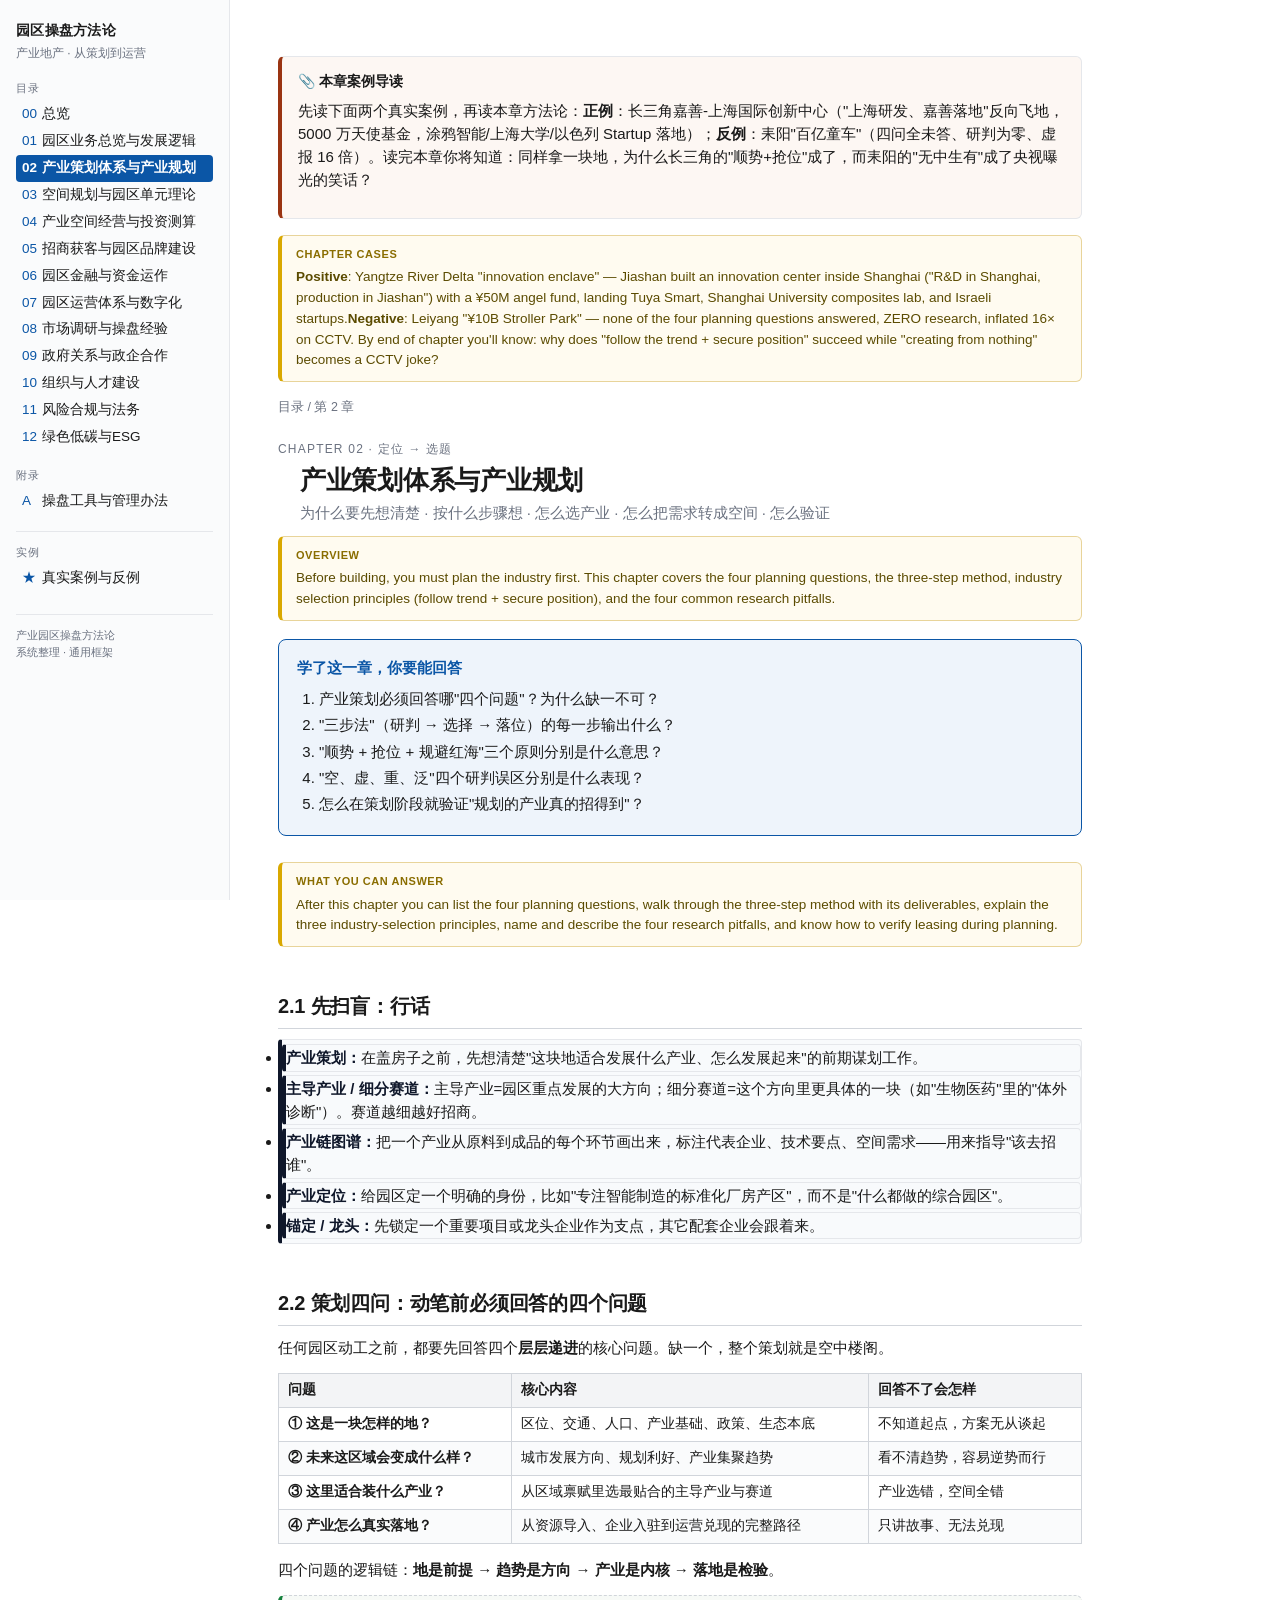
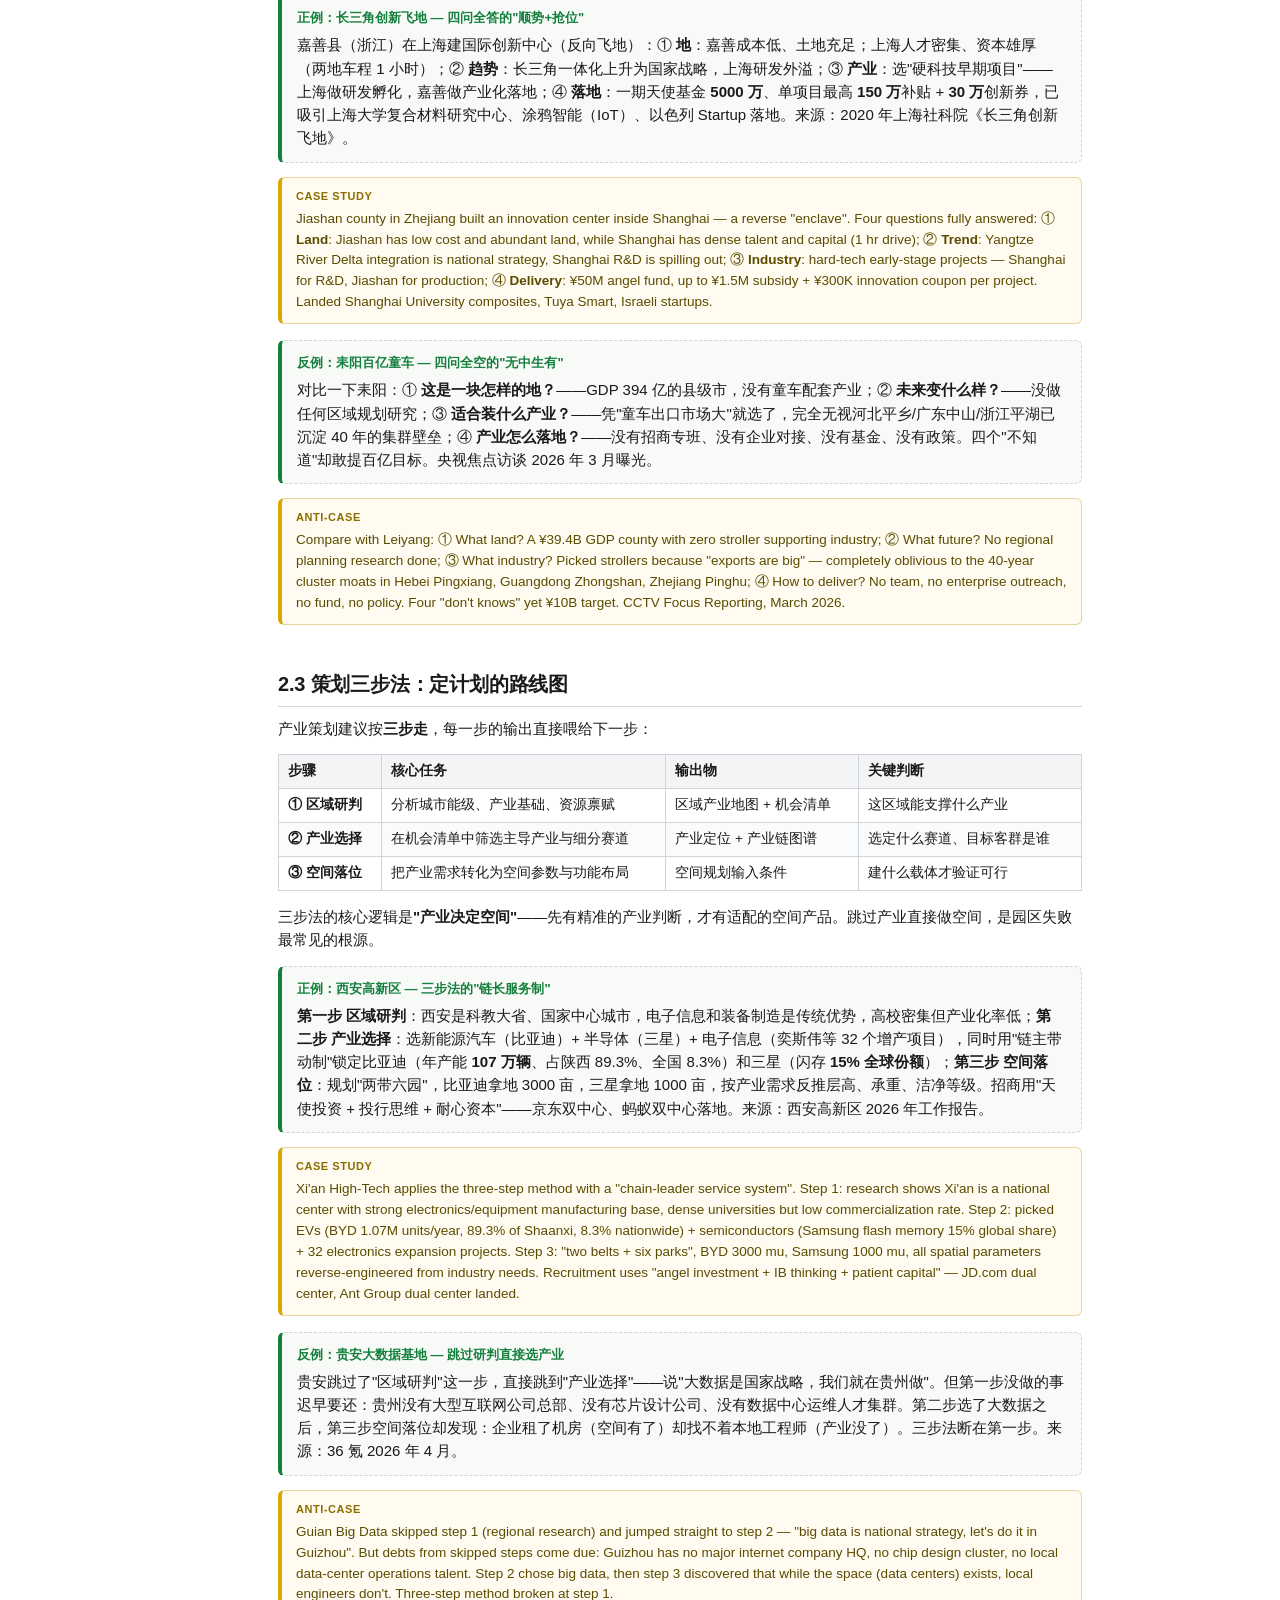
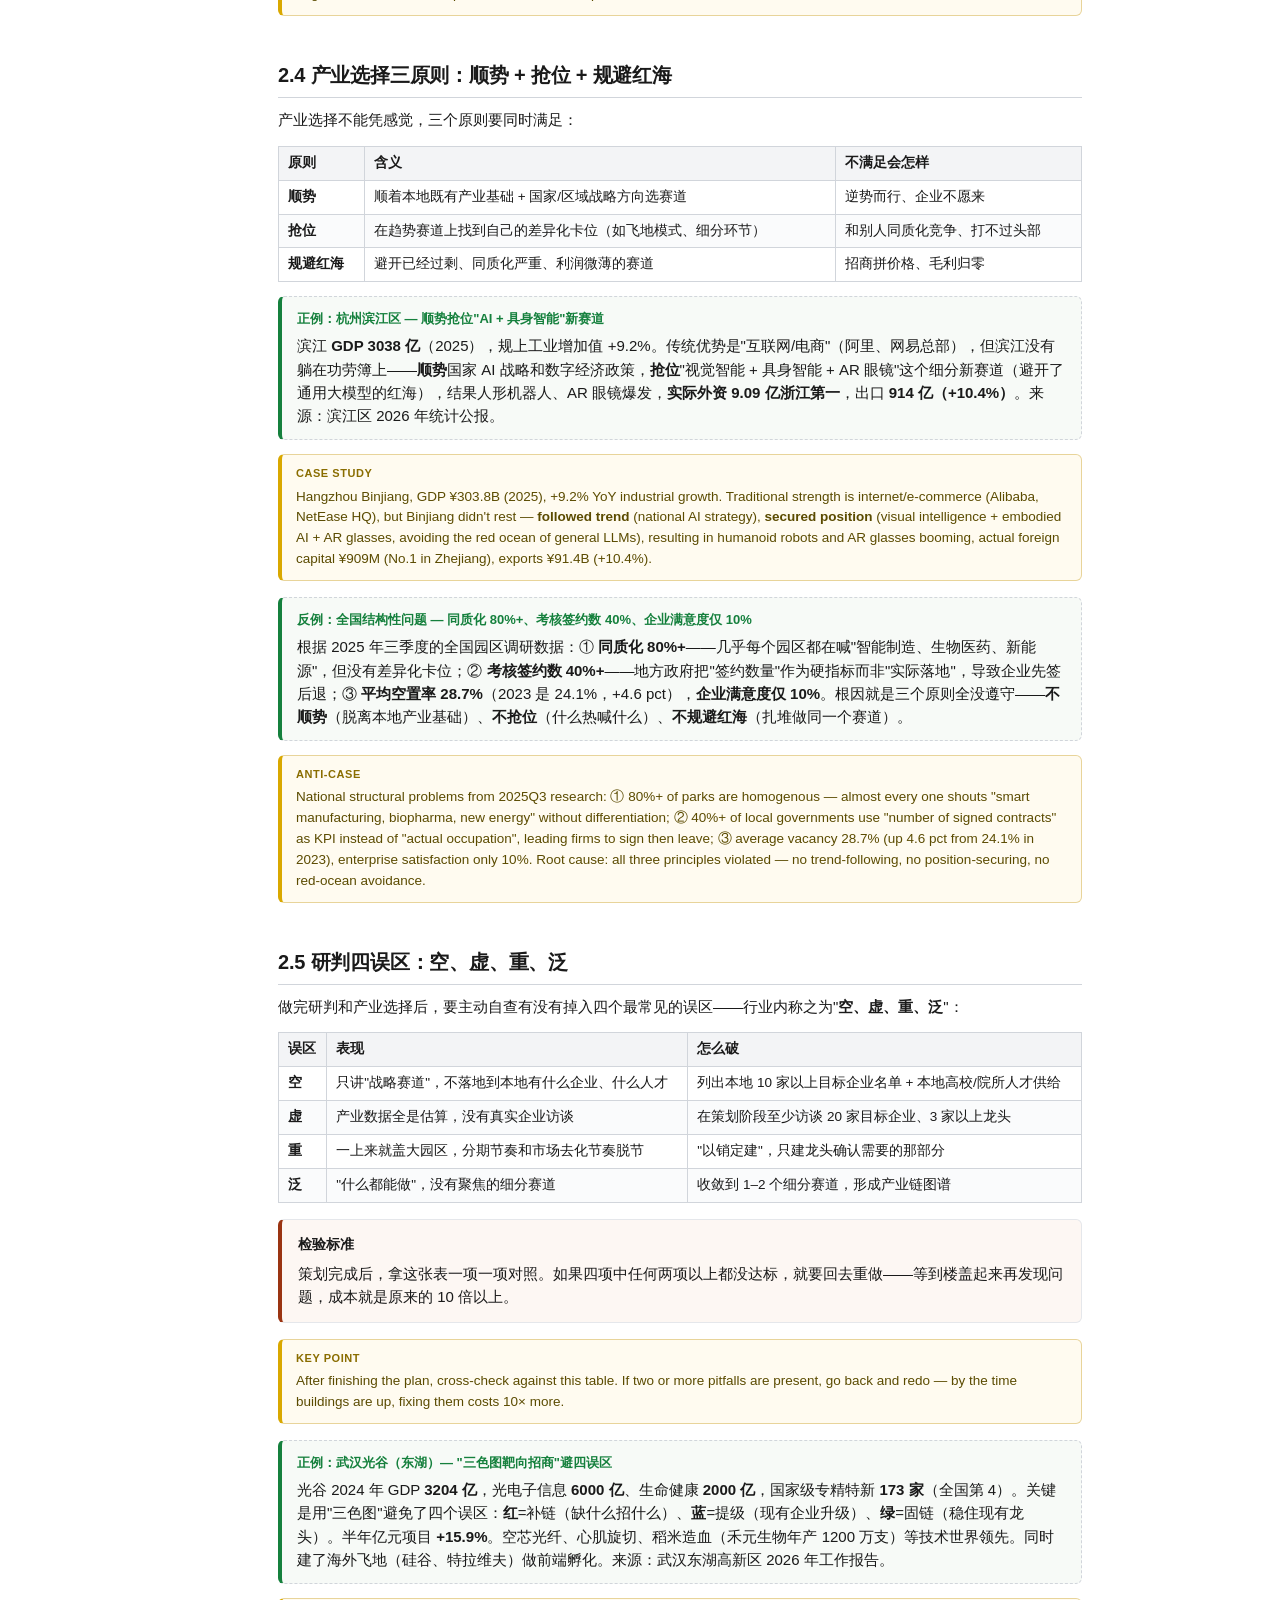
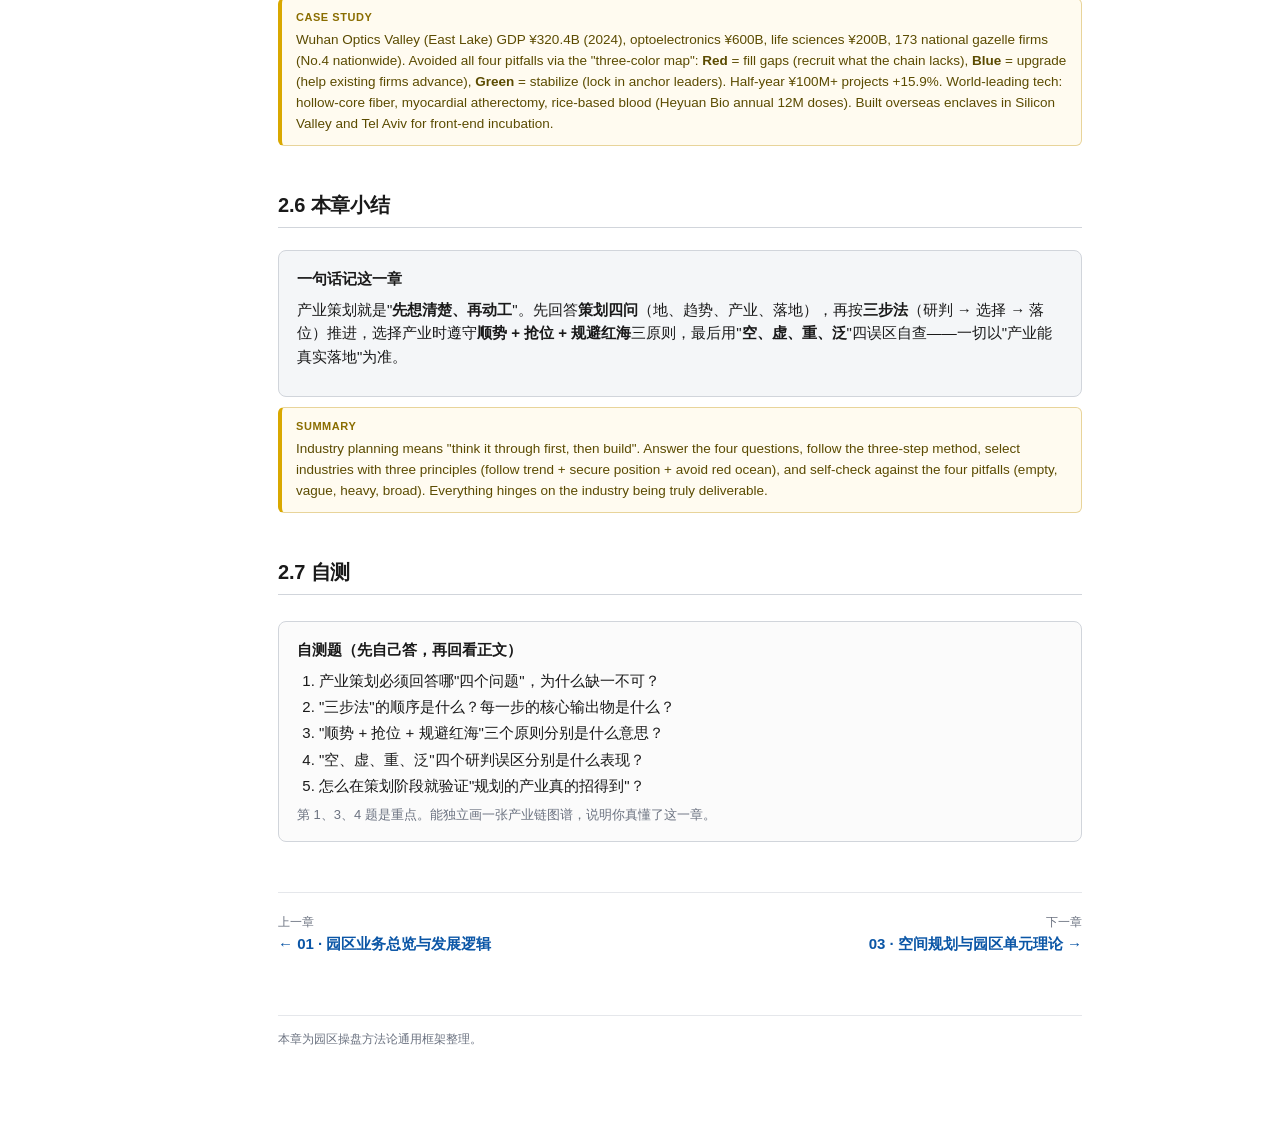
<file: ch2.html>
﻿<!DOCTYPE html>
<html lang="zh-CN">
<head>
<meta charset="UTF-8">
<meta name="viewport" content="width=device-width, initial-scale=1.0">
<title>02 产业策划体系与产业规划 · 园区操盘方法论</title>
<link rel="stylesheet" href="assets/style.css">
</head>
<body>
<div class="layout">
<nav class="side">
  <div class="brand">园区操盘方法论</div>
  <div class="brand-sub">产业地产 · 从策划到运营</div>
  <div class="nav-section">目录</div>
  <a href="index.html"><span class="num">00</span>总览</a>
  <a href="ch1.html"><span class="num">01</span>园区业务总览与发展逻辑</a>
  <a href="ch2.html" class="active"><span class="num">02</span>产业策划体系与产业规划</a>
  <a href="ch3.html"><span class="num">03</span>空间规划与园区单元理论</a>
  <a href="ch4.html"><span class="num">04</span>产业空间经营与投资测算</a>
  <a href="ch5.html"><span class="num">05</span>招商获客与园区品牌建设</a>
  <a href="ch6.html"><span class="num">06</span>园区金融与资金运作</a>
  <a href="ch7.html"><span class="num">07</span>园区运营体系与数字化</a>
  <a href="ch8.html"><span class="num">08</span>市场调研与操盘经验</a>
  <a href="ch9.html"><span class="num">09</span>政府关系与政企合作</a>
  <a href="ch10.html"><span class="num">10</span>组织与人才建设</a>
  <a href="ch11.html"><span class="num">11</span>风险合规与法务</a>
  <a href="ch12.html"><span class="num">12</span>绿色低碳与ESG</a>
  <div class="nav-section">附录</div>
  <a href="appendix.html"><span class="num">A</span>操盘工具与管理办法</a>
  <div class="nav-section" style="border-top:1px solid var(--line);margin-top:16px;padding-top:12px;">实例</div>
  <a href="case-studies.html"><span class="num">★</span>真实案例与反例</a>
  <div class="side-foot">产业园区操盘方法论<br>系统整理 · 通用框架</div>
</nav>
<main>
<div class="main-wrap">

<!-- ====== 真实案例前置导读区 ====== -->
<div class="box box-warn">
  <div class="box-title">📎 本章案例导读</div>
  <p>先读下面两个真实案例，再读本章方法论：<strong>正例</strong>：长三角嘉善-上海国际创新中心（"上海研发、嘉善落地"反向飞地，5000 万天使基金，涂鸦智能/上海大学/以色列 Startup 落地）；<strong>反例</strong>：耒阳"百亿童车"（四问全未答、研判为零、虚报 16 倍）。读完本章你将知道：同样拿一块地，为什么长三角的"顺势+抢位"成了，而耒阳的"无中生有"成了央视曝光的笑话？</p>
</div>
<div class="en-note"><span class="en-lbl">Chapter Cases</span><p><strong>Positive</strong>: Yangtze River Delta "innovation enclave" — Jiashan built an innovation center inside Shanghai ("R&D in Shanghai, production in Jiashan") with a ¥50M angel fund, landing Tuya Smart, Shanghai University composites lab, and Israeli startups.<strong>Negative</strong>: Leiyang "¥10B Stroller Park" — none of the four planning questions answered, ZERO research, inflated 16× on CCTV. By end of chapter you'll know: why does "follow the trend + secure position" succeed while "creating from nothing" becomes a CCTV joke?</p></div>

<p class="crumb"><a href="index.html">目录</a> / 第 2 章</p>
<div class="ch-kicker">Chapter 02 · 定位 → 选题</div>
<h1 class="ch-title">产业策划体系与产业规划</h1>
<p class="ch-desc">为什么要先想清楚 · 按什么步骤想 · 怎么选产业 · 怎么把需求转成空间 · 怎么验证</p>
<div class="en-note"><span class="en-lbl">Overview</span><p>Before building, you must plan the industry first. This chapter covers the four planning questions, the three-step method, industry selection principles (follow trend + secure position), and the four common research pitfalls.</p></div>

<div class="lesson">
<div class="lesson-title">学了这一章，你要能回答</div>
<ol>
  <li>产业策划必须回答哪"四个问题"？为什么缺一不可？</li>
  <li>"三步法"（研判 → 选择 → 落位）的每一步输出什么？</li>
  <li>"顺势 + 抢位 + 规避红海"三个原则分别是什么意思？</li>
  <li>"空、虚、重、泛"四个研判误区分别是什么表现？</li>
  <li>怎么在策划阶段就验证"规划的产业真的招得到"？</li>
</ol>
</div>
<div class="en-note"><span class="en-lbl">What you can answer</span><p>After this chapter you can list the four planning questions, walk through the three-step method with its deliverables, explain the three industry-selection principles, name and describe the four research pitfalls, and know how to verify leasing during planning.</p></div>

<h2 id="s21">2.1 先扫盲：行话</h2>
<ul class="term">
  <li class="term"><span class="t-name">产业策划：</span><span class="t-means">在盖房子之前，先想清楚"这块地适合发展什么产业、怎么发展起来"的前期谋划工作。</span></li>
  <li class="term"><span class="t-name">主导产业 / 细分赛道：</span><span class="t-means">主导产业=园区重点发展的大方向；细分赛道=这个方向里更具体的一块（如"生物医药"里的"体外诊断"）。赛道越细越好招商。</span></li>
  <li class="term"><span class="t-name">产业链图谱：</span><span class="t-means">把一个产业从原料到成品的每个环节画出来，标注代表企业、技术要点、空间需求——用来指导"该去招谁"。</span></li>
  <li class="term"><span class="t-name">产业定位：</span><span class="t-means">给园区定一个明确的身份，比如"专注智能制造的标准化厂房产区"，而不是"什么都做的综合园区"。</span></li>
  <li class="term"><span class="t-name">锚定 / 龙头：</span><span class="t-means">先锁定一个重要项目或龙头企业作为支点，其它配套企业会跟着来。</span></li>
</ul>

<h2 id="s22">2.2 策划四问：动笔前必须回答的四个问题</h2>
<p>任何园区动工之前，都要先回答四个<strong>层层递进</strong>的核心问题。缺一个，整个策划就是空中楼阁。</p>
<table>
<thead><tr><th>问题</th><th>核心内容</th><th>回答不了会怎样</th></tr></thead>
<tbody>
<tr><td><strong>① 这是一块怎样的地？</strong></td><td>区位、交通、人口、产业基础、政策、生态本底</td><td>不知道起点，方案无从谈起</td></tr>
<tr><td><strong>② 未来这区域会变成什么样？</strong></td><td>城市发展方向、规划利好、产业集聚趋势</td><td>看不清趋势，容易逆势而行</td></tr>
<tr><td><strong>③ 这里适合装什么产业？</strong></td><td>从区域禀赋里选最贴合的主导产业与赛道</td><td>产业选错，空间全错</td></tr>
<tr><td><strong>④ 产业怎么真实落地？</strong></td><td>从资源导入、企业入驻到运营兑现的完整路径</td><td>只讲故事、无法兑现</td></tr>
</tbody>
</table>
<p>四个问题的逻辑链：<strong>地是前提 → 趋势是方向 → 产业是内核 → 落地是检验</strong>。</p>

<div class="example">
<div class="ex-title">正例：长三角创新飞地 — 四问全答的"顺势+抢位"</div>
<p>嘉善县（浙江）在上海建国际创新中心（反向飞地）：① <strong>地</strong>：嘉善成本低、土地充足；上海人才密集、资本雄厚（两地车程 1 小时）；② <strong>趋势</strong>：长三角一体化上升为国家战略，上海研发外溢；③ <strong>产业</strong>：选"硬科技早期项目"——上海做研发孵化，嘉善做产业化落地；④ <strong>落地</strong>：一期天使基金 <strong>5000 万</strong>、单项目最高 <strong>150 万</strong>补贴 + <strong>30 万</strong>创新券，已吸引上海大学复合材料研究中心、涂鸦智能（IoT）、以色列 Startup 落地。来源：2020 年上海社科院《长三角创新飞地》。</p>
</div>
<div class="en-note"><span class="en-lbl">Case study</span><p>Jiashan county in Zhejiang built an innovation center inside Shanghai — a reverse "enclave". Four questions fully answered: ① <strong>Land</strong>: Jiashan has low cost and abundant land, while Shanghai has dense talent and capital (1 hr drive); ② <strong>Trend</strong>: Yangtze River Delta integration is national strategy, Shanghai R&D is spilling out; ③ <strong>Industry</strong>: hard-tech early-stage projects — Shanghai for R&D, Jiashan for production; ④ <strong>Delivery</strong>: ¥50M angel fund, up to ¥1.5M subsidy + ¥300K innovation coupon per project. Landed Shanghai University composites, Tuya Smart, Israeli startups.</p></div>

<div class="example">
<div class="ex-title">反例：耒阳百亿童车 — 四问全空的"无中生有"</div>
<p>对比一下耒阳：① <strong>这是一块怎样的地？</strong>——GDP 394 亿的县级市，没有童车配套产业；② <strong>未来变什么样？</strong>——没做任何区域规划研究；③ <strong>适合装什么产业？</strong>——凭"童车出口市场大"就选了，完全无视河北平乡/广东中山/浙江平湖已沉淀 40 年的集群壁垒；④ <strong>产业怎么落地？</strong>——没有招商专班、没有企业对接、没有基金、没有政策。四个"不知道"却敢提百亿目标。央视焦点访谈 2026 年 3 月曝光。</p>
</div>
<div class="en-note"><span class="en-lbl">Anti-case</span><p>Compare with Leiyang: ① What land? A ¥39.4B GDP county with zero stroller supporting industry; ② What future? No regional planning research done; ③ What industry? Picked strollers because "exports are big" — completely oblivious to the 40-year cluster moats in Hebei Pingxiang, Guangdong Zhongshan, Zhejiang Pinghu; ④ How to deliver? No team, no enterprise outreach, no fund, no policy. Four "don't knows" yet ¥10B target. CCTV Focus Reporting, March 2026.</p></div>

<h2 id="s23">2.3 策划三步法：定计划的路线图</h2>
<p>产业策划建议按<strong>三步走</strong>，每一步的输出直接喂给下一步：</p>
<table>
<thead><tr><th>步骤</th><th>核心任务</th><th>输出物</th><th>关键判断</th></tr></thead>
<tbody>
<tr><td><strong>① 区域研判</strong></td><td>分析城市能级、产业基础、资源禀赋</td><td>区域产业地图 + 机会清单</td><td>这区域能支撑什么产业</td></tr>
<tr><td><strong>② 产业选择</strong></td><td>在机会清单中筛选主导产业与细分赛道</td><td>产业定位 + 产业链图谱</td><td>选定什么赛道、目标客群是谁</td></tr>
<tr><td><strong>③ 空间落位</strong></td><td>把产业需求转化为空间参数与功能布局</td><td>空间规划输入条件</td><td>建什么载体才验证可行</td></tr>
</tbody>
</table>
<p>三步法的核心逻辑是<strong>"产业决定空间"</strong>——先有精准的产业判断，才有适配的空间产品。跳过产业直接做空间，是园区失败最常见的根源。</p>

<div class="example">
<div class="ex-title">正例：西安高新区 — 三步法的"链长服务制"</div>
<p><strong>第一步 区域研判</strong>：西安是科教大省、国家中心城市，电子信息和装备制造是传统优势，高校密集但产业化率低；<strong>第二步 产业选择</strong>：选新能源汽车（比亚迪）+ 半导体（三星）+ 电子信息（奕斯伟等 32 个增产项目），同时用"链主带动制"锁定比亚迪（年产能 <strong>107 万辆</strong>、占陕西 89.3%、全国 8.3%）和三星（闪存 <strong>15% 全球份额</strong>）；<strong>第三步 空间落位</strong>：规划"两带六园"，比亚迪拿地 3000 亩，三星拿地 1000 亩，按产业需求反推层高、承重、洁净等级。招商用"天使投资 + 投行思维 + 耐心资本"——京东双中心、蚂蚁双中心落地。来源：西安高新区 2026 年工作报告。</p>
</div>
<div class="en-note"><span class="en-lbl">Case study</span><p>Xi'an High-Tech applies the three-step method with a "chain-leader service system". Step 1: research shows Xi'an is a national center with strong electronics/equipment manufacturing base, dense universities but low commercialization rate. Step 2: picked EVs (BYD 1.07M units/year, 89.3% of Shaanxi, 8.3% nationwide) + semiconductors (Samsung flash memory 15% global share) + 32 electronics expansion projects. Step 3: "two belts + six parks", BYD 3000 mu, Samsung 1000 mu, all spatial parameters reverse-engineered from industry needs. Recruitment uses "angel investment + IB thinking + patient capital" — JD.com dual center, Ant Group dual center landed.</p></div>

<div class="example">
<div class="ex-title">反例：贵安大数据基地 — 跳过研判直接选产业</div>
<p>贵安跳过了"区域研判"这一步，直接跳到"产业选择"——说"大数据是国家战略，我们就在贵州做"。但第一步没做的事迟早要还：贵州没有大型互联网公司总部、没有芯片设计公司、没有数据中心运维人才集群。第二步选了大数据之后，第三步空间落位却发现：企业租了机房（空间有了）却找不着本地工程师（产业没了）。三步法断在第一步。来源：36 氪 2026 年 4 月。</p>
</div>
<div class="en-note"><span class="en-lbl">Anti-case</span><p>Guian Big Data skipped step 1 (regional research) and jumped straight to step 2 — "big data is national strategy, let's do it in Guizhou". But debts from skipped steps come due: Guizhou has no major internet company HQ, no chip design cluster, no local data-center operations talent. Step 2 chose big data, then step 3 discovered that while the space (data centers) exists, local engineers don't. Three-step method broken at step 1.</p></div>

<h2 id="s24">2.4 产业选择三原则：顺势 + 抢位 + 规避红海</h2>
<p>产业选择不能凭感觉，三个原则要同时满足：</p>
<table>
<thead><tr><th>原则</th><th>含义</th><th>不满足会怎样</th></tr></thead>
<tbody>
<tr><td><strong>顺势</strong></td><td>顺着本地既有产业基础 + 国家/区域战略方向选赛道</td><td>逆势而行、企业不愿来</td></tr>
<tr><td><strong>抢位</strong></td><td>在趋势赛道上找到自己的差异化卡位（如飞地模式、细分环节）</td><td>和别人同质化竞争、打不过头部</td></tr>
<tr><td><strong>规避红海</strong></td><td>避开已经过剩、同质化严重、利润微薄的赛道</td><td>招商拼价格、毛利归零</td></tr>
</tbody>
</table>

<div class="example">
<div class="ex-title">正例：杭州滨江区 — 顺势抢位"AI + 具身智能"新赛道</div>
<p>滨江 <strong>GDP 3038 亿</strong>（2025），规上工业增加值 +9.2%。传统优势是"互联网/电商"（阿里、网易总部），但滨江没有躺在功劳簿上——<strong>顺势</strong>国家 AI 战略和数字经济政策，<strong>抢位</strong>"视觉智能 + 具身智能 + AR 眼镜"这个细分新赛道（避开了通用大模型的红海），结果人形机器人、AR 眼镜爆发，<strong>实际外资 9.09 亿浙江第一</strong>，出口 <strong>914 亿（+10.4%）</strong>。来源：滨江区 2026 年统计公报。</p>
</div>
<div class="en-note"><span class="en-lbl">Case study</span><p>Hangzhou Binjiang, GDP ¥303.8B (2025), +9.2% YoY industrial growth. Traditional strength is internet/e-commerce (Alibaba, NetEase HQ), but Binjiang didn't rest — <strong>followed trend</strong> (national AI strategy), <strong>secured position</strong> (visual intelligence + embodied AI + AR glasses, avoiding the red ocean of general LLMs), resulting in humanoid robots and AR glasses booming, actual foreign capital ¥909M (No.1 in Zhejiang), exports ¥91.4B (+10.4%).</p></div>

<div class="example">
<div class="ex-title">反例：全国结构性问题 — 同质化 80%+、考核签约数 40%、企业满意度仅 10%</div>
<p>根据 2025 年三季度的全国园区调研数据：① <strong>同质化 80%+</strong>——几乎每个园区都在喊"智能制造、生物医药、新能源"，但没有差异化卡位；② <strong>考核签约数 40%+</strong>——地方政府把"签约数量"作为硬指标而非"实际落地"，导致企业先签后退；③ <strong>平均空置率 28.7%</strong>（2023 是 24.1%，+4.6 pct），<strong>企业满意度仅 10%</strong>。根因就是三个原则全没遵守——<strong>不顺势</strong>（脱离本地产业基础）、<strong>不抢位</strong>（什么热喊什么）、<strong>不规避红海</strong>（扎堆做同一个赛道）。</p>
</div>
<div class="en-note"><span class="en-lbl">Anti-case</span><p>National structural problems from 2025Q3 research: ① 80%+ of parks are homogenous — almost every one shouts "smart manufacturing, biopharma, new energy" without differentiation; ② 40%+ of local governments use "number of signed contracts" as KPI instead of "actual occupation", leading firms to sign then leave; ③ average vacancy 28.7% (up 4.6 pct from 24.1% in 2023), enterprise satisfaction only 10%. Root cause: all three principles violated — no trend-following, no position-securing, no red-ocean avoidance.</p></div>

<h2 id="s25">2.5 研判四误区：空、虚、重、泛</h2>
<p>做完研判和产业选择后，要主动自查有没有掉入四个最常见的误区——行业内称之为"<strong>空、虚、重、泛</strong>"：</p>
<table>
<thead><tr><th>误区</th><th>表现</th><th>怎么破</th></tr></thead>
<tbody>
<tr><td><strong>空</strong></td><td>只讲"战略赛道"，不落地到本地有什么企业、什么人才</td><td>列出本地 10 家以上目标企业名单 + 本地高校/院所人才供给</td></tr>
<tr><td><strong>虚</strong></td><td>产业数据全是估算，没有真实企业访谈</td><td>在策划阶段至少访谈 20 家目标企业、3 家以上龙头</td></tr>
<tr><td><strong>重</strong></td><td>一上来就盖大园区，分期节奏和市场去化节奏脱节</td><td>"以销定建"，只建龙头确认需要的那部分</td></tr>
<tr><td><strong>泛</strong></td><td>"什么都能做"，没有聚焦的细分赛道</td><td>收敛到 1–2 个细分赛道，形成产业链图谱</td></tr>
</tbody>
</table>

<div class="box box-warn"><div class="box-title">检验标准</div><p style="margin:0;">策划完成后，拿这张表一项一项对照。如果四项中任何两项以上都没达标，就要回去重做——等到楼盖起来再发现问题，成本就是原来的 10 倍以上。</p></div>
<div class="en-note"><span class="en-lbl">Key point</span><p>After finishing the plan, cross-check against this table. If two or more pitfalls are present, go back and redo — by the time buildings are up, fixing them costs 10× more.</p></div>

<div class="example">
<div class="ex-title">正例：武汉光谷（东湖）— "三色图靶向招商"避四误区</div>
<p>光谷 2024 年 GDP <strong>3204 亿</strong>，光电子信息 <strong>6000 亿</strong>、生命健康 <strong>2000 亿</strong>，国家级专精特新 <strong>173 家</strong>（全国第 4）。关键是用"三色图"避免了四个误区：<strong>红</strong>=补链（缺什么招什么）、<strong>蓝</strong>=提级（现有企业升级）、<strong>绿</strong>=固链（稳住现有龙头）。半年亿元项目 <strong>+15.9%</strong>。空芯光纤、心肌旋切、稻米造血（禾元生物年产 1200 万支）等技术世界领先。同时建了海外飞地（硅谷、特拉维夫）做前端孵化。来源：武汉东湖高新区 2026 年工作报告。</p>
</div>
<div class="en-note"><span class="en-lbl">Case study</span><p>Wuhan Optics Valley (East Lake) GDP ¥320.4B (2024), optoelectronics ¥600B, life sciences ¥200B, 173 national gazelle firms (No.4 nationwide). Avoided all four pitfalls via the "three-color map": <strong>Red</strong> = fill gaps (recruit what the chain lacks), <strong>Blue</strong> = upgrade (help existing firms advance), <strong>Green</strong> = stabilize (lock in anchor leaders). Half-year ¥100M+ projects +15.9%. World-leading tech: hollow-core fiber, myocardial atherectomy, rice-based blood (Heyuan Bio annual 12M doses). Built overseas enclaves in Silicon Valley and Tel Aviv for front-end incubation.</p></div>

<h2 id="s26">2.6 本章小结</h2>
<div class="takeaway">
<div class="tk-title">一句话记这一章</div>
<p>产业策划就是"<strong>先想清楚、再动工</strong>"。先回答<strong>策划四问</strong>（地、趋势、产业、落地），再按<strong>三步法</strong>（研判 → 选择 → 落位）推进，选择产业时遵守<strong>顺势 + 抢位 + 规避红海</strong>三原则，最后用"<strong>空、虚、重、泛</strong>"四误区自查——一切以"产业能真实落地"为准。</p>
</div>
<div class="en-note"><span class="en-lbl">Summary</span><p>Industry planning means "think it through first, then build". Answer the four questions, follow the three-step method, select industries with three principles (follow trend + secure position + avoid red ocean), and self-check against the four pitfalls (empty, vague, heavy, broad). Everything hinges on the industry being truly deliverable.</p></div>

<h2 id="s27">2.7 自测</h2>
<div class="selfcheck">
<div class="sc-title">自测题（先自己答，再回看正文）</div>
<ol>
  <li>产业策划必须回答哪"四个问题"，为什么缺一不可？</li>
  <li>"三步法"的顺序是什么？每一步的核心输出物是什么？</li>
  <li>"顺势 + 抢位 + 规避红海"三个原则分别是什么意思？</li>
  <li>"空、虚、重、泛"四个研判误区分别是什么表现？</li>
  <li>怎么在策划阶段就验证"规划的产业真的招得到"？</li>
</ol>
<p style="margin:8px 0 0;color:var(--muted);font-size:13px;">第 1、3、4 题是重点。能独立画一张产业链图谱，说明你真懂了这一章。</p>
</div>

<div class="pager">
  <div class="prev"><span class="lbl">上一章</span><a href="ch1.html">← 01 · 园区业务总览与发展逻辑</a></div>
  <div class="next"><span class="lbl">下一章</span><a href="ch3.html">03 · 空间规划与园区单元理论 →</a></div>
</div>
<div class="foot-note">本章为园区操盘方法论通用框架整理。</div>
</div>
</main>
</div>
</body>
</html>
</file>
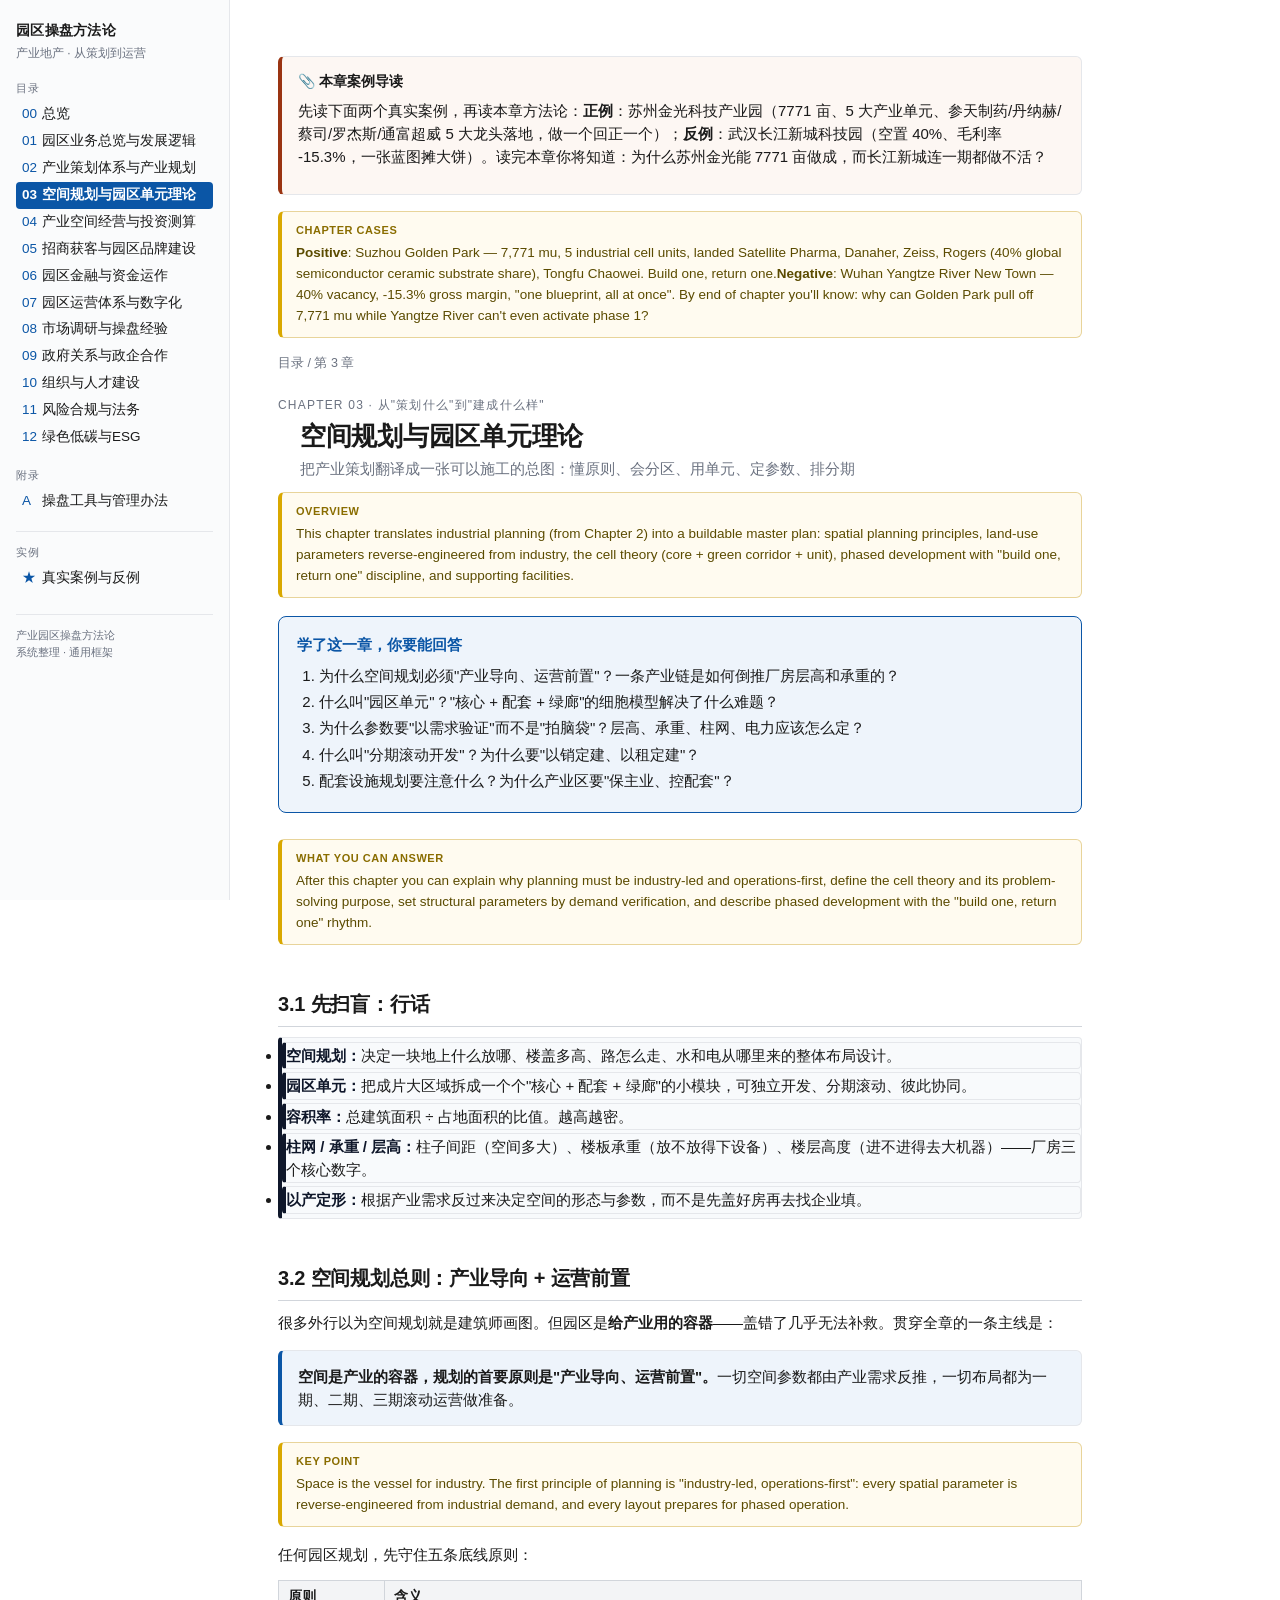
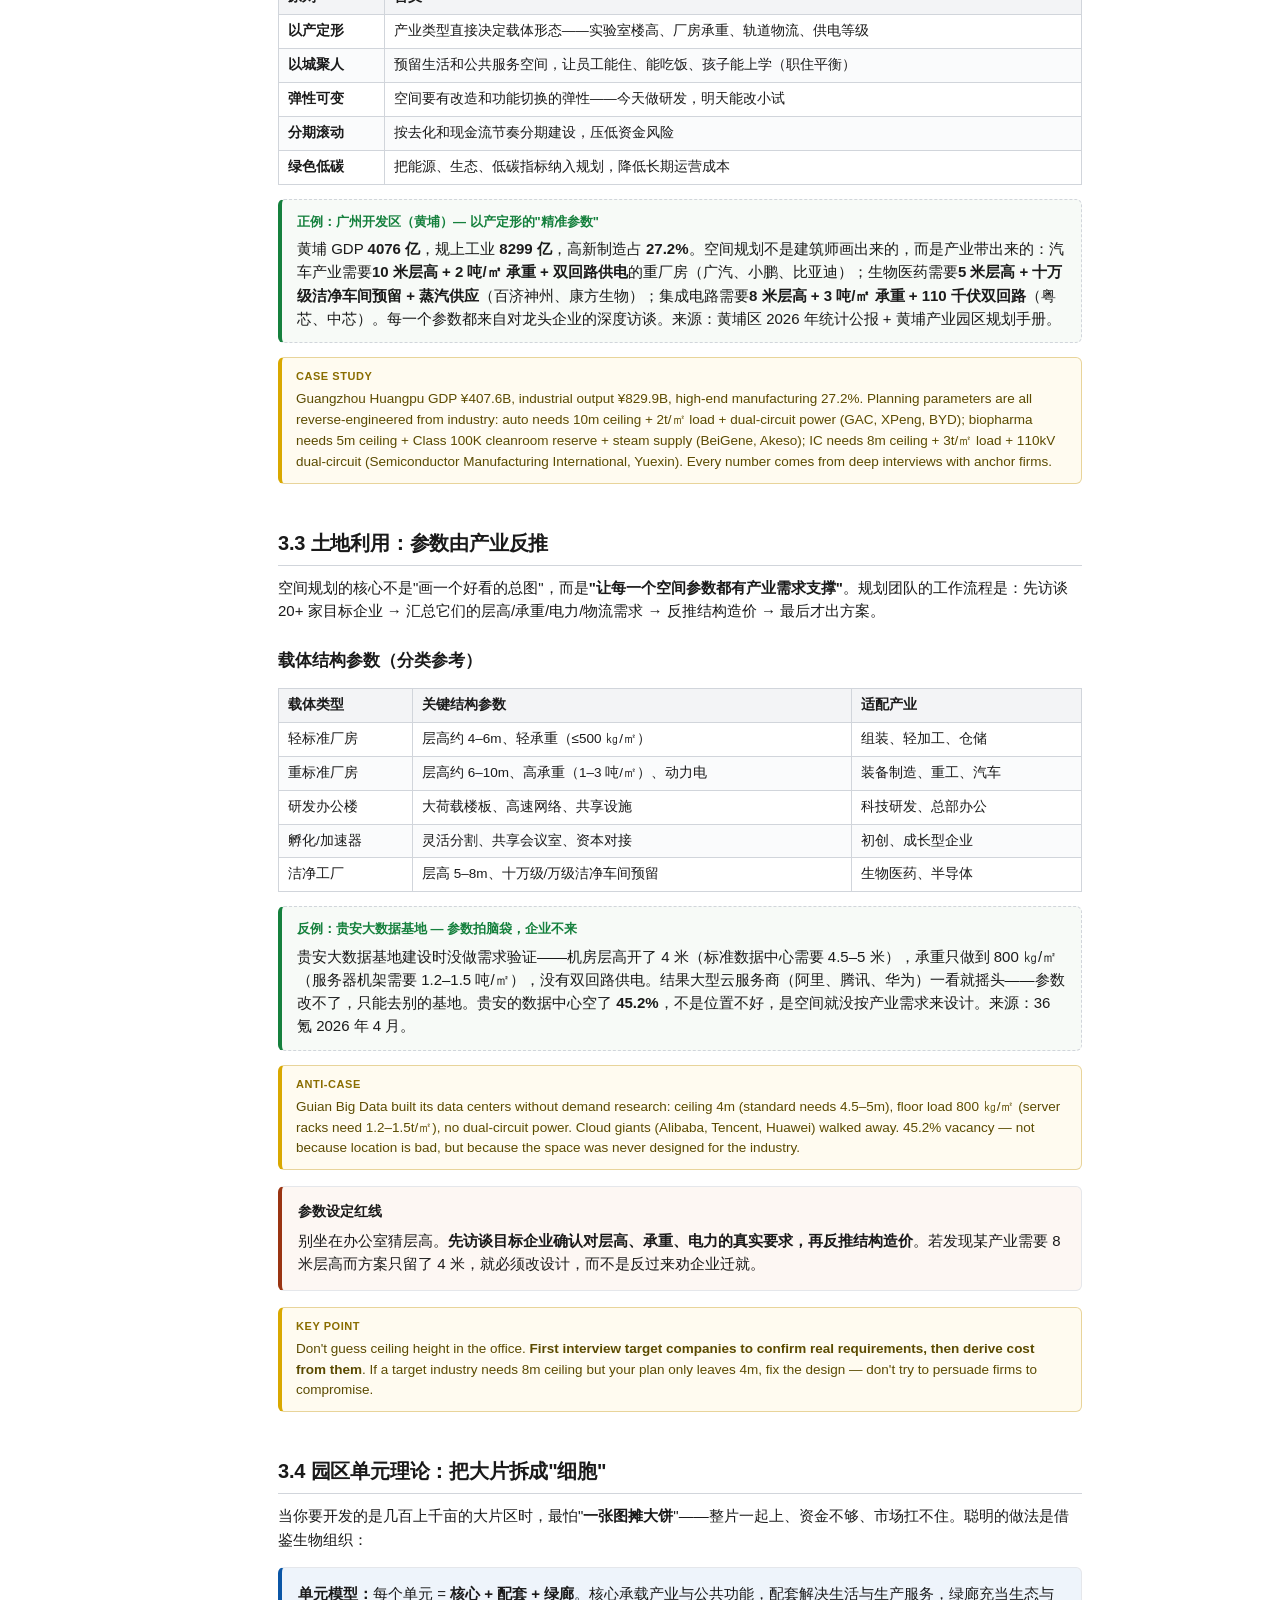
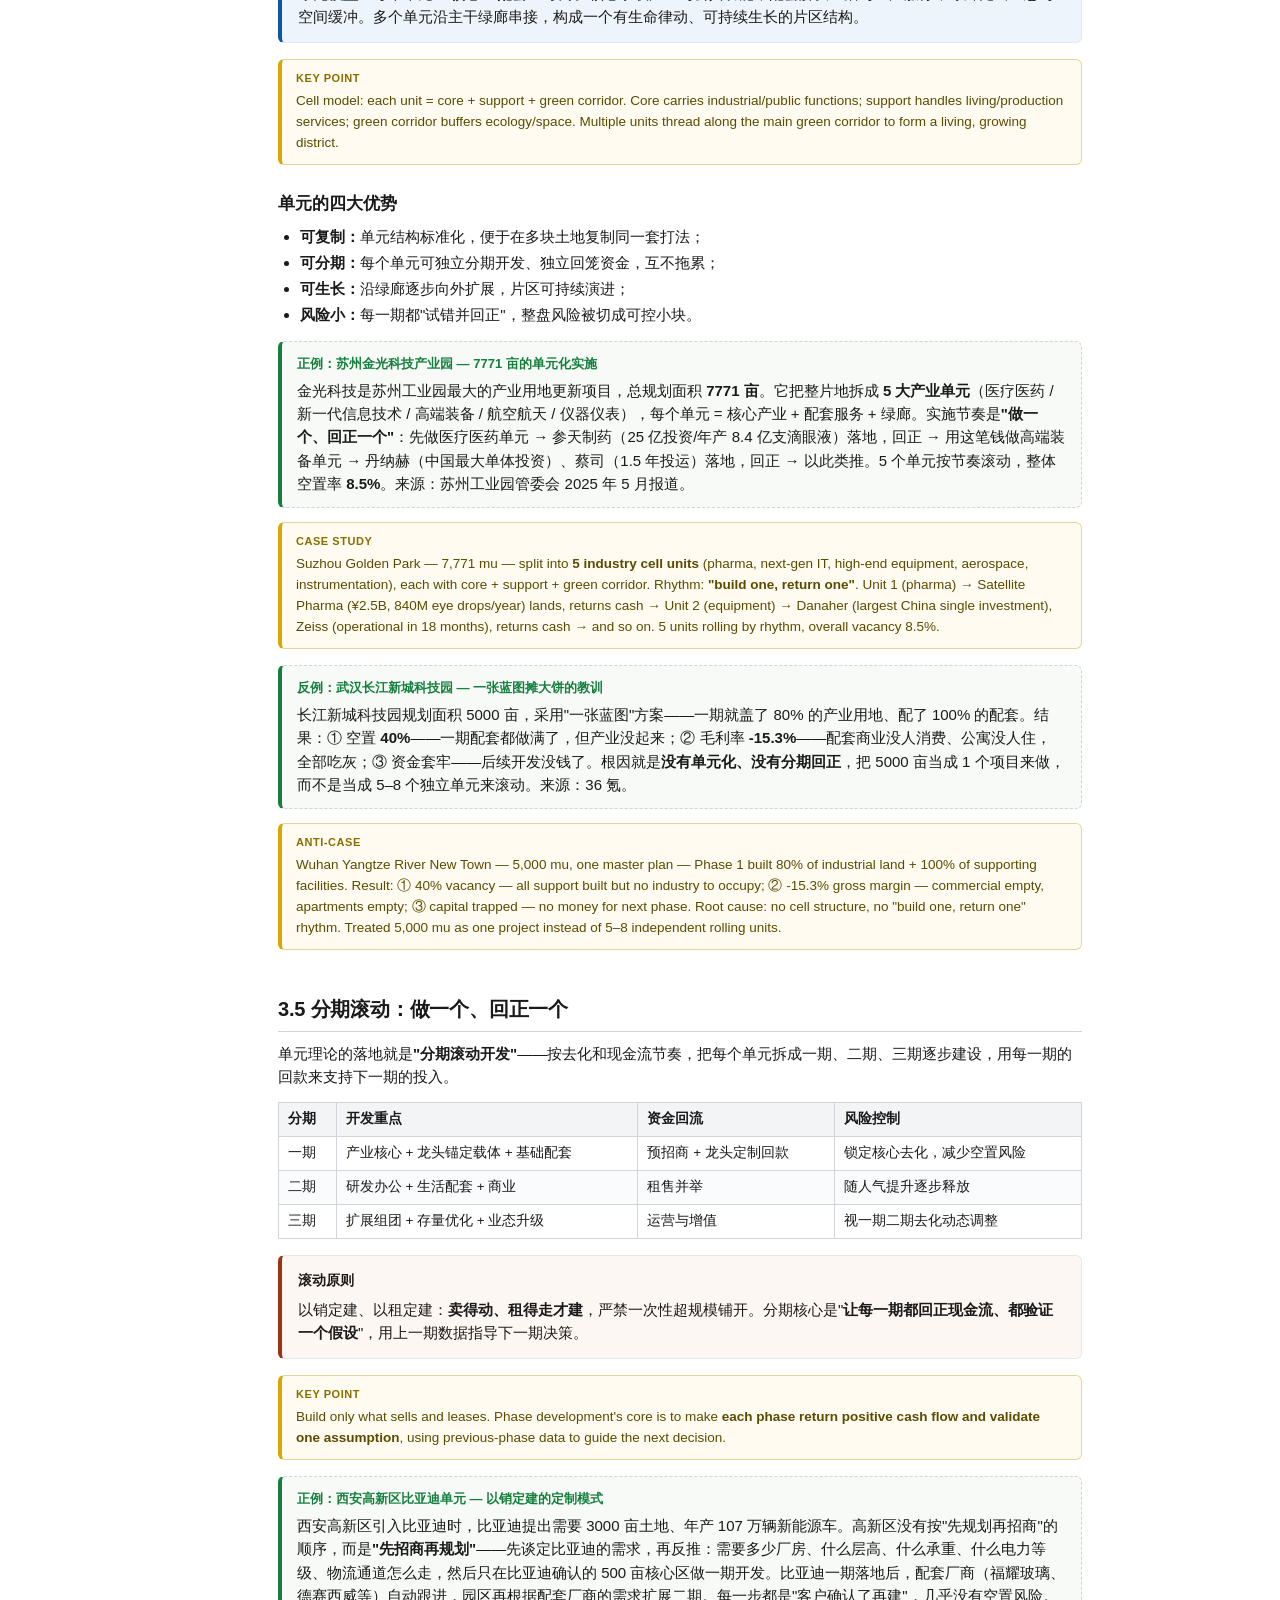
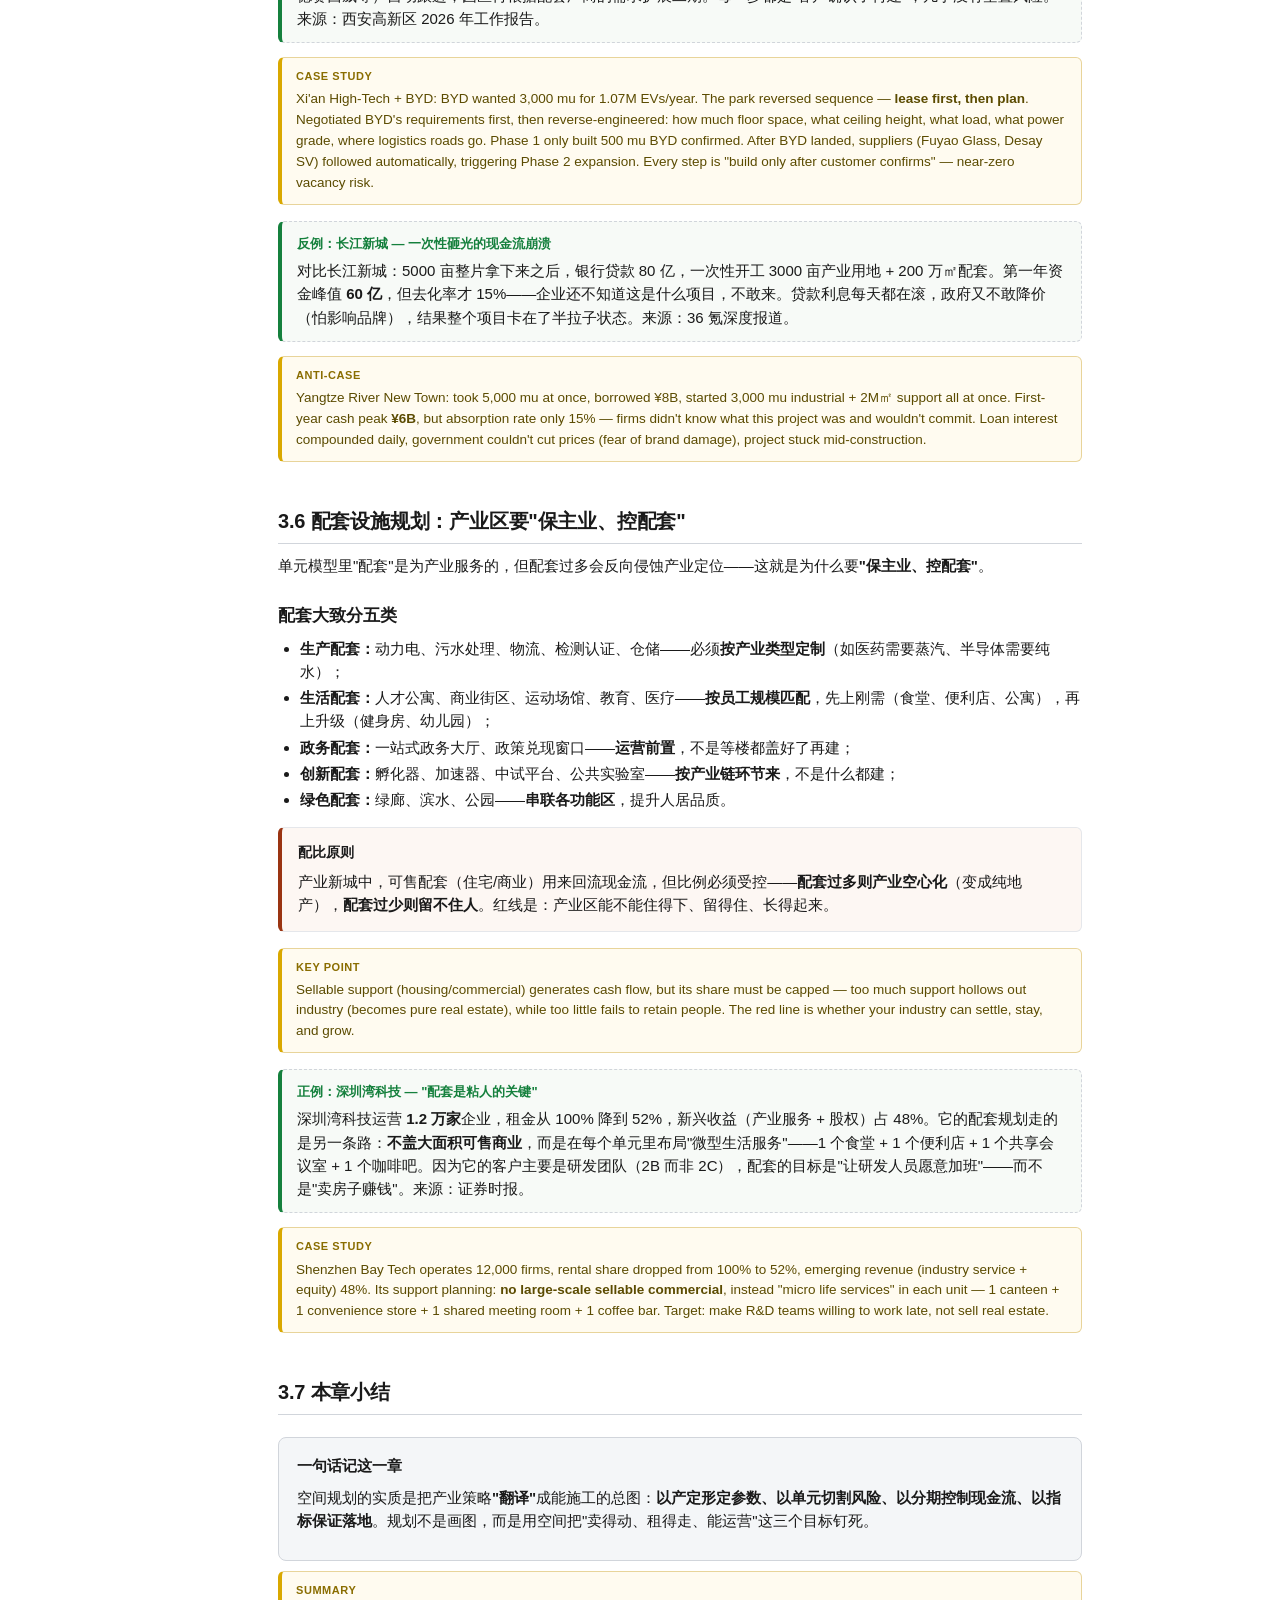
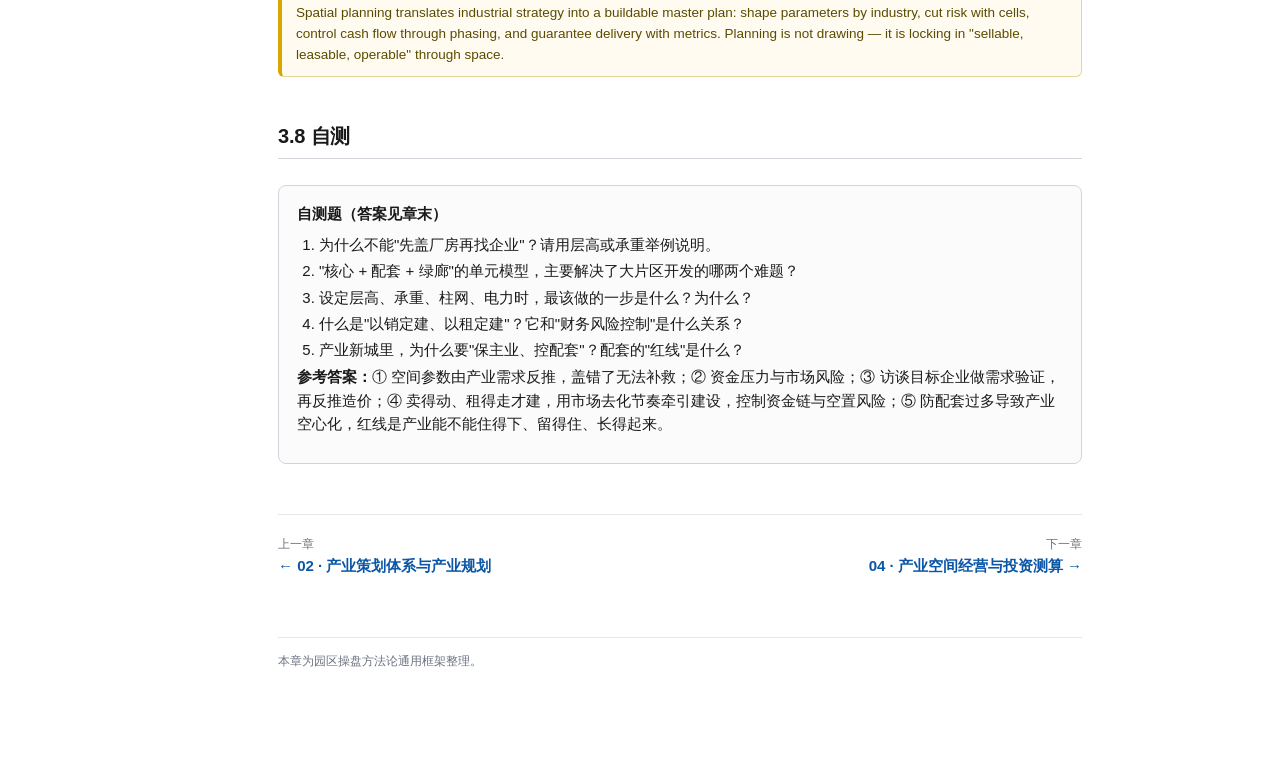
<file: ch3.html>
﻿<!DOCTYPE html>
<html lang="zh-CN">
<head>
<meta charset="UTF-8">
<meta name="viewport" content="width=device-width, initial-scale=1.0">
<title>03 空间规划与园区单元理论 · 园区操盘方法论</title>
<link rel="stylesheet" href="assets/style.css">
</head>
<body>
<div class="layout">
<nav class="side">
  <div class="brand">园区操盘方法论</div>
  <div class="brand-sub">产业地产 · 从策划到运营</div>
  <div class="nav-section">目录</div>
  <a href="index.html"><span class="num">00</span>总览</a>
  <a href="ch1.html"><span class="num">01</span>园区业务总览与发展逻辑</a>
  <a href="ch2.html"><span class="num">02</span>产业策划体系与产业规划</a>
  <a href="ch3.html" class="active"><span class="num">03</span>空间规划与园区单元理论</a>
  <a href="ch4.html"><span class="num">04</span>产业空间经营与投资测算</a>
  <a href="ch5.html"><span class="num">05</span>招商获客与园区品牌建设</a>
  <a href="ch6.html"><span class="num">06</span>园区金融与资金运作</a>
  <a href="ch7.html"><span class="num">07</span>园区运营体系与数字化</a>
  <a href="ch8.html"><span class="num">08</span>市场调研与操盘经验</a>
  <a href="ch9.html"><span class="num">09</span>政府关系与政企合作</a>
  <a href="ch10.html"><span class="num">10</span>组织与人才建设</a>
  <a href="ch11.html"><span class="num">11</span>风险合规与法务</a>
  <a href="ch12.html"><span class="num">12</span>绿色低碳与ESG</a>
  <div class="nav-section">附录</div>
  <a href="appendix.html"><span class="num">A</span>操盘工具与管理办法</a>
  <div class="nav-section" style="border-top:1px solid var(--line);margin-top:16px;padding-top:12px;">实例</div>
  <a href="case-studies.html"><span class="num">★</span>真实案例与反例</a>
  <div class="side-foot">产业园区操盘方法论<br>系统整理 · 通用框架</div>
</nav>
<main>
<div class="main-wrap">

<!-- ====== 真实案例前置导读区 ====== -->
<div class="box box-warn">
  <div class="box-title">📎 本章案例导读</div>
  <p>先读下面两个真实案例，再读本章方法论：<strong>正例</strong>：苏州金光科技产业园（7771 亩、5 大产业单元、参天制药/丹纳赫/蔡司/罗杰斯/通富超威 5 大龙头落地，做一个回正一个）；<strong>反例</strong>：武汉长江新城科技园（空置 40%、毛利率 -15.3%，一张蓝图摊大饼）。读完本章你将知道：为什么苏州金光能 7771 亩做成，而长江新城连一期都做不活？</p>
</div>
<div class="en-note"><span class="en-lbl">Chapter Cases</span><p><strong>Positive</strong>: Suzhou Golden Park — 7,771 mu, 5 industrial cell units, landed Satellite Pharma, Danaher, Zeiss, Rogers (40% global semiconductor ceramic substrate share), Tongfu Chaowei. Build one, return one.<strong>Negative</strong>: Wuhan Yangtze River New Town — 40% vacancy, -15.3% gross margin, "one blueprint, all at once". By end of chapter you'll know: why can Golden Park pull off 7,771 mu while Yangtze River can't even activate phase 1?</p></div>

<p class="crumb"><a href="index.html">目录</a> / 第 3 章</p>
<div class="ch-kicker">Chapter 03 · 从"策划什么"到"建成什么样"</div>
<h1 class="ch-title">空间规划与园区单元理论</h1>
<p class="ch-desc">把产业策划翻译成一张可以施工的总图：懂原则、会分区、用单元、定参数、排分期</p>
<div class="en-note"><span class="en-lbl">Overview</span><p>This chapter translates industrial planning (from Chapter 2) into a buildable master plan: spatial planning principles, land-use parameters reverse-engineered from industry, the cell theory (core + green corridor + unit), phased development with "build one, return one" discipline, and supporting facilities.</p></div>

<div class="lesson">
<div class="lesson-title">学了这一章，你要能回答</div>
<ol>
  <li>为什么空间规划必须"产业导向、运营前置"？一条产业链是如何倒推厂房层高和承重的？</li>
  <li>什么叫"园区单元"？"核心 + 配套 + 绿廊"的细胞模型解决了什么难题？</li>
  <li>为什么参数要"以需求验证"而不是"拍脑袋"？层高、承重、柱网、电力应该怎么定？</li>
  <li>什么叫"分期滚动开发"？为什么要"以销定建、以租定建"？</li>
  <li>配套设施规划要注意什么？为什么产业区要"保主业、控配套"？</li>
</ol>
</div>
<div class="en-note"><span class="en-lbl">What you can answer</span><p>After this chapter you can explain why planning must be industry-led and operations-first, define the cell theory and its problem-solving purpose, set structural parameters by demand verification, and describe phased development with the "build one, return one" rhythm.</p></div>

<h2 id="s31">3.1 先扫盲：行话</h2>
<ul class="term">
  <li class="term"><span class="t-name">空间规划：</span><span class="t-means">决定一块地上什么放哪、楼盖多高、路怎么走、水和电从哪里来的整体布局设计。</span></li>
  <li class="term"><span class="t-name">园区单元：</span><span class="t-means">把成片大区域拆成一个个"核心 + 配套 + 绿廊"的小模块，可独立开发、分期滚动、彼此协同。</span></li>
  <li class="term"><span class="t-name">容积率：</span><span class="t-means">总建筑面积 ÷ 占地面积的比值。越高越密。</span></li>
  <li class="term"><span class="t-name">柱网 / 承重 / 层高：</span><span class="t-means">柱子间距（空间多大）、楼板承重（放不放得下设备）、楼层高度（进不进得去大机器）——厂房三个核心数字。</span></li>
  <li class="term"><span class="t-name">以产定形：</span><span class="t-means">根据产业需求反过来决定空间的形态与参数，而不是先盖好房再去找企业填。</span></li>
</ul>

<h2 id="s32">3.2 空间规划总则：产业导向 + 运营前置</h2>
<p>很多外行以为空间规划就是建筑师画图。但园区是<strong>给产业用的容器</strong>——盖错了几乎无法补救。贯穿全章的一条主线是：</p>
<div class="box box-accent"><p style="margin:0;"><strong>空间是产业的容器，规划的首要原则是"产业导向、运营前置"。</strong>一切空间参数都由产业需求反推，一切布局都为一期、二期、三期滚动运营做准备。</p></div>
<div class="en-note"><span class="en-lbl">Key point</span><p>Space is the vessel for industry. The first principle of planning is "industry-led, operations-first": every spatial parameter is reverse-engineered from industrial demand, and every layout prepares for phased operation.</p></div>
<p>任何园区规划，先守住五条底线原则：</p>
<table>
<thead><tr><th>原则</th><th>含义</th></tr></thead>
<tbody>
<tr><td><strong>以产定形</strong></td><td>产业类型直接决定载体形态——实验室楼高、厂房承重、轨道物流、供电等级</td></tr>
<tr><td><strong>以城聚人</strong></td><td>预留生活和公共服务空间，让员工能住、能吃饭、孩子能上学（职住平衡）</td></tr>
<tr><td><strong>弹性可变</strong></td><td>空间要有改造和功能切换的弹性——今天做研发，明天能改小试</td></tr>
<tr><td><strong>分期滚动</strong></td><td>按去化和现金流节奏分期建设，压低资金风险</td></tr>
<tr><td><strong>绿色低碳</strong></td><td>把能源、生态、低碳指标纳入规划，降低长期运营成本</td></tr>
</tbody>
</table>

<div class="example">
<div class="ex-title">正例：广州开发区（黄埔）— 以产定形的"精准参数"</div>
<p>黄埔 GDP <strong>4076 亿</strong>，规上工业 <strong>8299 亿</strong>，高新制造占 <strong>27.2%</strong>。空间规划不是建筑师画出来的，而是产业带出来的：汽车产业需要<strong>10 米层高 + 2 吨/㎡ 承重 + 双回路供电</strong>的重厂房（广汽、小鹏、比亚迪）；生物医药需要<strong>5 米层高 + 十万级洁净车间预留 + 蒸汽供应</strong>（百济神州、康方生物）；集成电路需要<strong>8 米层高 + 3 吨/㎡ 承重 + 110 千伏双回路</strong>（粤芯、中芯）。每一个参数都来自对龙头企业的深度访谈。来源：黄埔区 2026 年统计公报 + 黄埔产业园区规划手册。</p>
</div>
<div class="en-note"><span class="en-lbl">Case study</span><p>Guangzhou Huangpu GDP ¥407.6B, industrial output ¥829.9B, high-end manufacturing 27.2%. Planning parameters are all reverse-engineered from industry: auto needs 10m ceiling + 2t/㎡ load + dual-circuit power (GAC, XPeng, BYD); biopharma needs 5m ceiling + Class 100K cleanroom reserve + steam supply (BeiGene, Akeso); IC needs 8m ceiling + 3t/㎡ load + 110kV dual-circuit (Semiconductor Manufacturing International, Yuexin). Every number comes from deep interviews with anchor firms.</p></div>

<h2 id="s33">3.3 土地利用：参数由产业反推</h2>
<p>空间规划的核心不是"画一个好看的总图"，而是<strong>"让每一个空间参数都有产业需求支撑"</strong>。规划团队的工作流程是：先访谈 20+ 家目标企业 → 汇总它们的层高/承重/电力/物流需求 → 反推结构造价 → 最后才出方案。</p>

<h3>载体结构参数（分类参考）</h3>
<table>
<thead><tr><th>载体类型</th><th>关键结构参数</th><th>适配产业</th></tr></thead>
<tbody>
<tr><td>轻标准厂房</td><td>层高约 4–6m、轻承重（≤500 ㎏/㎡）</td><td>组装、轻加工、仓储</td></tr>
<tr><td>重标准厂房</td><td>层高约 6–10m、高承重（1–3 吨/㎡）、动力电</td><td>装备制造、重工、汽车</td></tr>
<tr><td>研发办公楼</td><td>大荷载楼板、高速网络、共享设施</td><td>科技研发、总部办公</td></tr>
<tr><td>孵化/加速器</td><td>灵活分割、共享会议室、资本对接</td><td>初创、成长型企业</td></tr>
<tr><td>洁净工厂</td><td>层高 5–8m、十万级/万级洁净车间预留</td><td>生物医药、半导体</td></tr>
</tbody>
</table>

<div class="example">
<div class="ex-title">反例：贵安大数据基地 — 参数拍脑袋，企业不来</div>
<p>贵安大数据基地建设时没做需求验证——机房层高开了 4 米（标准数据中心需要 4.5–5 米），承重只做到 800 ㎏/㎡（服务器机架需要 1.2–1.5 吨/㎡），没有双回路供电。结果大型云服务商（阿里、腾讯、华为）一看就摇头——参数改不了，只能去别的基地。贵安的数据中心空了 <strong>45.2%</strong>，不是位置不好，是空间就没按产业需求来设计。来源：36 氪 2026 年 4 月。</p>
</div>
<div class="en-note"><span class="en-lbl">Anti-case</span><p>Guian Big Data built its data centers without demand research: ceiling 4m (standard needs 4.5–5m), floor load 800 ㎏/㎡ (server racks need 1.2–1.5t/㎡), no dual-circuit power. Cloud giants (Alibaba, Tencent, Huawei) walked away. 45.2% vacancy — not because location is bad, but because the space was never designed for the industry.</p></div>

<div class="box box-warn"><div class="box-title">参数设定红线</div><p style="margin:0;">别坐在办公室猜层高。<strong>先访谈目标企业确认对层高、承重、电力的真实要求，再反推结构造价</strong>。若发现某产业需要 8 米层高而方案只留了 4 米，就必须改设计，而不是反过来劝企业迁就。</p></div>
<div class="en-note"><span class="en-lbl">Key point</span><p>Don't guess ceiling height in the office. <strong>First interview target companies to confirm real requirements, then derive cost from them</strong>. If a target industry needs 8m ceiling but your plan only leaves 4m, fix the design — don't try to persuade firms to compromise.</p></div>

<h2 id="s34">3.4 园区单元理论：把大片拆成"细胞"</h2>
<p>当你要开发的是几百上千亩的大片区时，最怕"<strong>一张图摊大饼</strong>"——整片一起上、资金不够、市场扛不住。聪明的做法是借鉴生物组织：</p>
<div class="box box-accent"><p style="margin:0;"><strong>单元模型：</strong>每个单元 = <strong>核心 + 配套 + 绿廊</strong>。核心承载产业与公共功能，配套解决生活与生产服务，绿廊充当生态与空间缓冲。多个单元沿主干绿廊串接，构成一个有生命律动、可持续生长的片区结构。</p></div>
<div class="en-note"><span class="en-lbl">Key point</span><p>Cell model: each unit = core + support + green corridor. Core carries industrial/public functions; support handles living/production services; green corridor buffers ecology/space. Multiple units thread along the main green corridor to form a living, growing district.</p></div>

<h3>单元的四大优势</h3>
<ul>
  <li><strong>可复制：</strong>单元结构标准化，便于在多块土地复制同一套打法；</li>
  <li><strong>可分期：</strong>每个单元可独立分期开发、独立回笼资金，互不拖累；</li>
  <li><strong>可生长：</strong>沿绿廊逐步向外扩展，片区可持续演进；</li>
  <li><strong>风险小：</strong>每一期都"试错并回正"，整盘风险被切成可控小块。</li>
</ul>

<div class="example">
<div class="ex-title">正例：苏州金光科技产业园 — 7771 亩的单元化实施</div>
<p>金光科技是苏州工业园最大的产业用地更新项目，总规划面积 <strong>7771 亩</strong>。它把整片地拆成 <strong>5 大产业单元</strong>（医疗医药 / 新一代信息技术 / 高端装备 / 航空航天 / 仪器仪表），每个单元 = 核心产业 + 配套服务 + 绿廊。实施节奏是<strong>"做一个、回正一个"</strong>：先做医疗医药单元 → 参天制药（25 亿投资/年产 8.4 亿支滴眼液）落地，回正 → 用这笔钱做高端装备单元 → 丹纳赫（中国最大单体投资）、蔡司（1.5 年投运）落地，回正 → 以此类推。5 个单元按节奏滚动，整体空置率 <strong>8.5%</strong>。来源：苏州工业园管委会 2025 年 5 月报道。</p>
</div>
<div class="en-note"><span class="en-lbl">Case study</span><p>Suzhou Golden Park — 7,771 mu — split into <strong>5 industry cell units</strong> (pharma, next-gen IT, high-end equipment, aerospace, instrumentation), each with core + support + green corridor. Rhythm: <strong>"build one, return one"</strong>. Unit 1 (pharma) → Satellite Pharma (¥2.5B, 840M eye drops/year) lands, returns cash → Unit 2 (equipment) → Danaher (largest China single investment), Zeiss (operational in 18 months), returns cash → and so on. 5 units rolling by rhythm, overall vacancy 8.5%.</p></div>

<div class="example">
<div class="ex-title">反例：武汉长江新城科技园 — 一张蓝图摊大饼的教训</div>
<p>长江新城科技园规划面积 5000 亩，采用"一张蓝图"方案——一期就盖了 80% 的产业用地、配了 100% 的配套。结果：① 空置 <strong>40%</strong>——一期配套都做满了，但产业没起来；② 毛利率 <strong>-15.3%</strong>——配套商业没人消费、公寓没人住，全部吃灰；③ 资金套牢——后续开发没钱了。根因就是<strong>没有单元化、没有分期回正</strong>，把 5000 亩当成 1 个项目来做，而不是当成 5–8 个独立单元来滚动。来源：36 氪。</p>
</div>
<div class="en-note"><span class="en-lbl">Anti-case</span><p>Wuhan Yangtze River New Town — 5,000 mu, one master plan — Phase 1 built 80% of industrial land + 100% of supporting facilities. Result: ① 40% vacancy — all support built but no industry to occupy; ② -15.3% gross margin — commercial empty, apartments empty; ③ capital trapped — no money for next phase. Root cause: no cell structure, no "build one, return one" rhythm. Treated 5,000 mu as one project instead of 5–8 independent rolling units.</p></div>

<h2 id="s35">3.5 分期滚动：做一个、回正一个</h2>
<p>单元理论的落地就是<strong>"分期滚动开发"</strong>——按去化和现金流节奏，把每个单元拆成一期、二期、三期逐步建设，用每一期的回款来支持下一期的投入。</p>
<table>
<thead><tr><th>分期</th><th>开发重点</th><th>资金回流</th><th>风险控制</th></tr></thead>
<tbody>
<tr><td>一期</td><td>产业核心 + 龙头锚定载体 + 基础配套</td><td>预招商 + 龙头定制回款</td><td>锁定核心去化，减少空置风险</td></tr>
<tr><td>二期</td><td>研发办公 + 生活配套 + 商业</td><td>租售并举</td><td>随人气提升逐步释放</td></tr>
<tr><td>三期</td><td>扩展组团 + 存量优化 + 业态升级</td><td>运营与增值</td><td>视一期二期去化动态调整</td></tr>
</tbody>
</table>

<div class="box box-warn"><div class="box-title">滚动原则</div><p style="margin:0;">以销定建、以租定建：<strong>卖得动、租得走才建</strong>，严禁一次性超规模铺开。分期核心是"<strong>让每一期都回正现金流、都验证一个假设</strong>"，用上一期数据指导下一期决策。</p></div>
<div class="en-note"><span class="en-lbl">Key point</span><p>Build only what sells and leases. Phase development's core is to make <strong>each phase return positive cash flow and validate one assumption</strong>, using previous-phase data to guide the next decision.</p></div>

<div class="example">
<div class="ex-title">正例：西安高新区比亚迪单元 — 以销定建的定制模式</div>
<p>西安高新区引入比亚迪时，比亚迪提出需要 3000 亩土地、年产 107 万辆新能源车。高新区没有按"先规划再招商"的顺序，而是<strong>"先招商再规划"</strong>——先谈定比亚迪的需求，再反推：需要多少厂房、什么层高、什么承重、什么电力等级、物流通道怎么走，然后只在比亚迪确认的 500 亩核心区做一期开发。比亚迪一期落地后，配套厂商（福耀玻璃、德赛西威等）自动跟进，园区再根据配套厂商的需求扩展二期。每一步都是"客户确认了再建"，几乎没有空置风险。来源：西安高新区 2026 年工作报告。</p>
</div>
<div class="en-note"><span class="en-lbl">Case study</span><p>Xi'an High-Tech + BYD: BYD wanted 3,000 mu for 1.07M EVs/year. The park reversed sequence — <strong>lease first, then plan</strong>. Negotiated BYD's requirements first, then reverse-engineered: how much floor space, what ceiling height, what load, what power grade, where logistics roads go. Phase 1 only built 500 mu BYD confirmed. After BYD landed, suppliers (Fuyao Glass, Desay SV) followed automatically, triggering Phase 2 expansion. Every step is "build only after customer confirms" — near-zero vacancy risk.</p></div>

<div class="example">
<div class="ex-title">反例：长江新城 — 一次性砸光的现金流崩溃</div>
<p>对比长江新城：5000 亩整片拿下来之后，银行贷款 80 亿，一次性开工 3000 亩产业用地 + 200 万㎡配套。第一年资金峰值 <strong>60 亿</strong>，但去化率才 15%——企业还不知道这是什么项目，不敢来。贷款利息每天都在滚，政府又不敢降价（怕影响品牌），结果整个项目卡在了半拉子状态。来源：36 氪深度报道。</p>
</div>
<div class="en-note"><span class="en-lbl">Anti-case</span><p>Yangtze River New Town: took 5,000 mu at once, borrowed ¥8B, started 3,000 mu industrial + 2M㎡ support all at once. First-year cash peak <strong>¥6B</strong>, but absorption rate only 15% — firms didn't know what this project was and wouldn't commit. Loan interest compounded daily, government couldn't cut prices (fear of brand damage), project stuck mid-construction.</p></div>

<h2 id="s36">3.6 配套设施规划：产业区要"保主业、控配套"</h2>
<p>单元模型里"配套"是为产业服务的，但配套过多会反向侵蚀产业定位——这就是为什么要<strong>"保主业、控配套"</strong>。</p>

<h3>配套大致分五类</h3>
<ul>
  <li><strong>生产配套：</strong>动力电、污水处理、物流、检测认证、仓储——必须<strong>按产业类型定制</strong>（如医药需要蒸汽、半导体需要纯水）；</li>
  <li><strong>生活配套：</strong>人才公寓、商业街区、运动场馆、教育、医疗——<strong>按员工规模匹配</strong>，先上刚需（食堂、便利店、公寓），再上升级（健身房、幼儿园）；</li>
  <li><strong>政务配套：</strong>一站式政务大厅、政策兑现窗口——<strong>运营前置</strong>，不是等楼都盖好了再建；</li>
  <li><strong>创新配套：</strong>孵化器、加速器、中试平台、公共实验室——<strong>按产业链环节来</strong>，不是什么都建；</li>
  <li><strong>绿色配套：</strong>绿廊、滨水、公园——<strong>串联各功能区</strong>，提升人居品质。</li>
</ul>

<div class="box box-warn"><div class="box-title">配比原则</div><p style="margin:0;">产业新城中，可售配套（住宅/商业）用来回流现金流，但比例必须受控——<strong>配套过多则产业空心化</strong>（变成纯地产），<strong>配套过少则留不住人</strong>。红线是：产业区能不能住得下、留得住、长得起来。</p></div>
<div class="en-note"><span class="en-lbl">Key point</span><p>Sellable support (housing/commercial) generates cash flow, but its share must be capped — too much support hollows out industry (becomes pure real estate), while too little fails to retain people. The red line is whether your industry can settle, stay, and grow.</p></div>

<div class="example">
<div class="ex-title">正例：深圳湾科技 — "配套是粘人的关键"</div>
<p>深圳湾科技运营 <strong>1.2 万家</strong>企业，租金从 100% 降到 52%，新兴收益（产业服务 + 股权）占 48%。它的配套规划走的是另一条路：<strong>不盖大面积可售商业</strong>，而是在每个单元里布局"微型生活服务"——1 个食堂 + 1 个便利店 + 1 个共享会议室 + 1 个咖啡吧。因为它的客户主要是研发团队（2B 而非 2C），配套的目标是"让研发人员愿意加班"——而不是"卖房子赚钱"。来源：证券时报。</p>
</div>
<div class="en-note"><span class="en-lbl">Case study</span><p>Shenzhen Bay Tech operates 12,000 firms, rental share dropped from 100% to 52%, emerging revenue (industry service + equity) 48%. Its support planning: <strong>no large-scale sellable commercial</strong>, instead "micro life services" in each unit — 1 canteen + 1 convenience store + 1 shared meeting room + 1 coffee bar. Target: make R&D teams willing to work late, not sell real estate.</p></div>

<h2 id="s37">3.7 本章小结</h2>
<div class="takeaway">
<div class="tk-title">一句话记这一章</div>
<p>空间规划的实质是把产业策略<strong>"翻译"</strong>成能施工的总图：<strong>以产定形定参数、以单元切割风险、以分期控制现金流、以指标保证落地</strong>。规划不是画图，而是用空间把"卖得动、租得走、能运营"这三个目标钉死。</p>
</div>
<div class="en-note"><span class="en-lbl">Summary</span><p>Spatial planning translates industrial strategy into a buildable master plan: shape parameters by industry, cut risk with cells, control cash flow through phasing, and guarantee delivery with metrics. Planning is not drawing — it is locking in "sellable, leasable, operable" through space.</p></div>

<h2 id="s38">3.8 自测</h2>
<div class="selfcheck">
<div class="sc-title">自测题（答案见章末）</div>
<ol>
  <li>为什么不能"先盖厂房再找企业"？请用层高或承重举例说明。</li>
  <li>"核心 + 配套 + 绿廊"的单元模型，主要解决了大片区开发的哪两个难题？</li>
  <li>设定层高、承重、柱网、电力时，最该做的一步是什么？为什么？</li>
  <li>什么是"以销定建、以租定建"？它和"财务风险控制"是什么关系？</li>
  <li>产业新城里，为什么要"保主业、控配套"？配套的"红线"是什么？</li>
</ol>
<p><strong>参考答案：</strong>① 空间参数由产业需求反推，盖错了无法补救；② 资金压力与市场风险；③ 访谈目标企业做需求验证，再反推造价；④ 卖得动、租得走才建，用市场去化节奏牵引建设，控制资金链与空置风险；⑤ 防配套过多导致产业空心化，红线是产业能不能住得下、留得住、长得起来。</p>
</div>

<div class="pager">
  <div class="prev"><span class="lbl">上一章</span><a href="ch2.html">← 02 · 产业策划体系与产业规划</a></div>
  <div class="next"><span class="lbl">下一章</span><a href="ch4.html">04 · 产业空间经营与投资测算 →</a></div>
</div>
<div class="foot-note">本章为园区操盘方法论通用框架整理。</div>
</div>
</main>
</div>
</body>
</html>
</file>
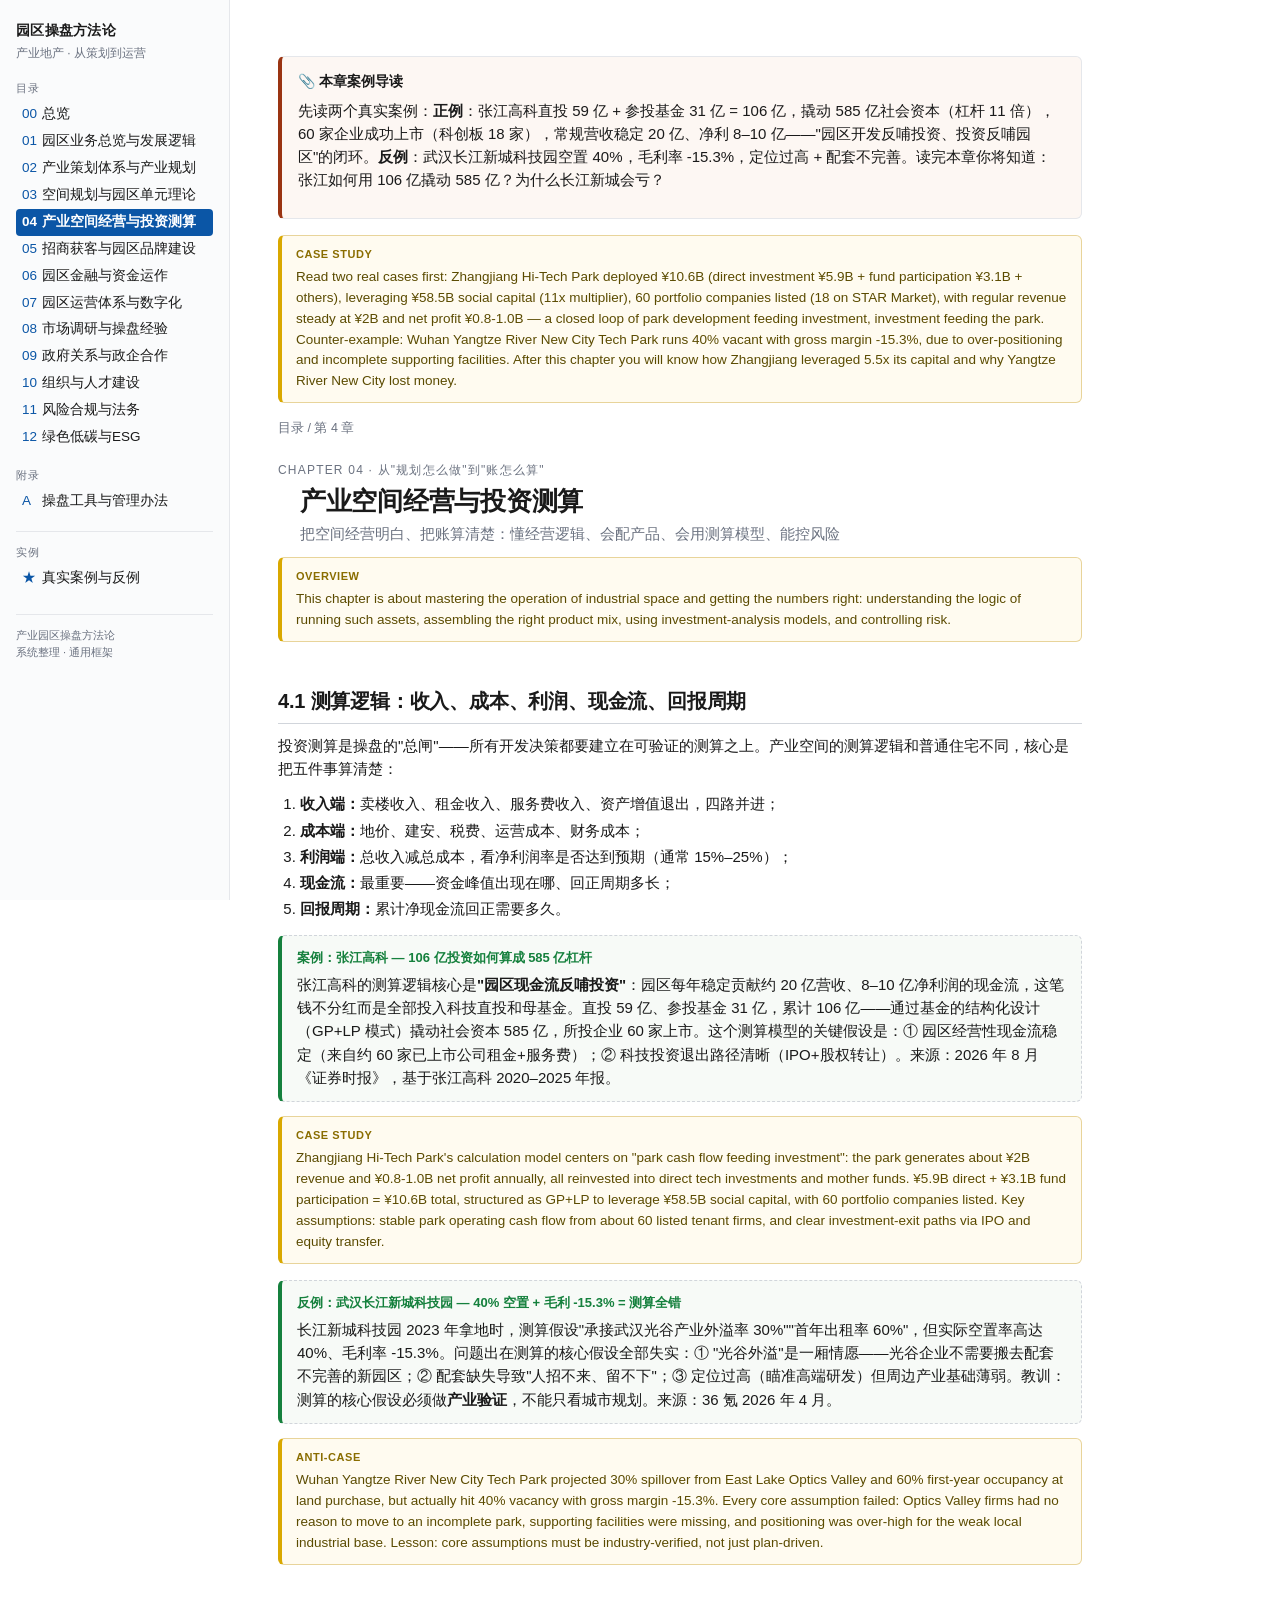
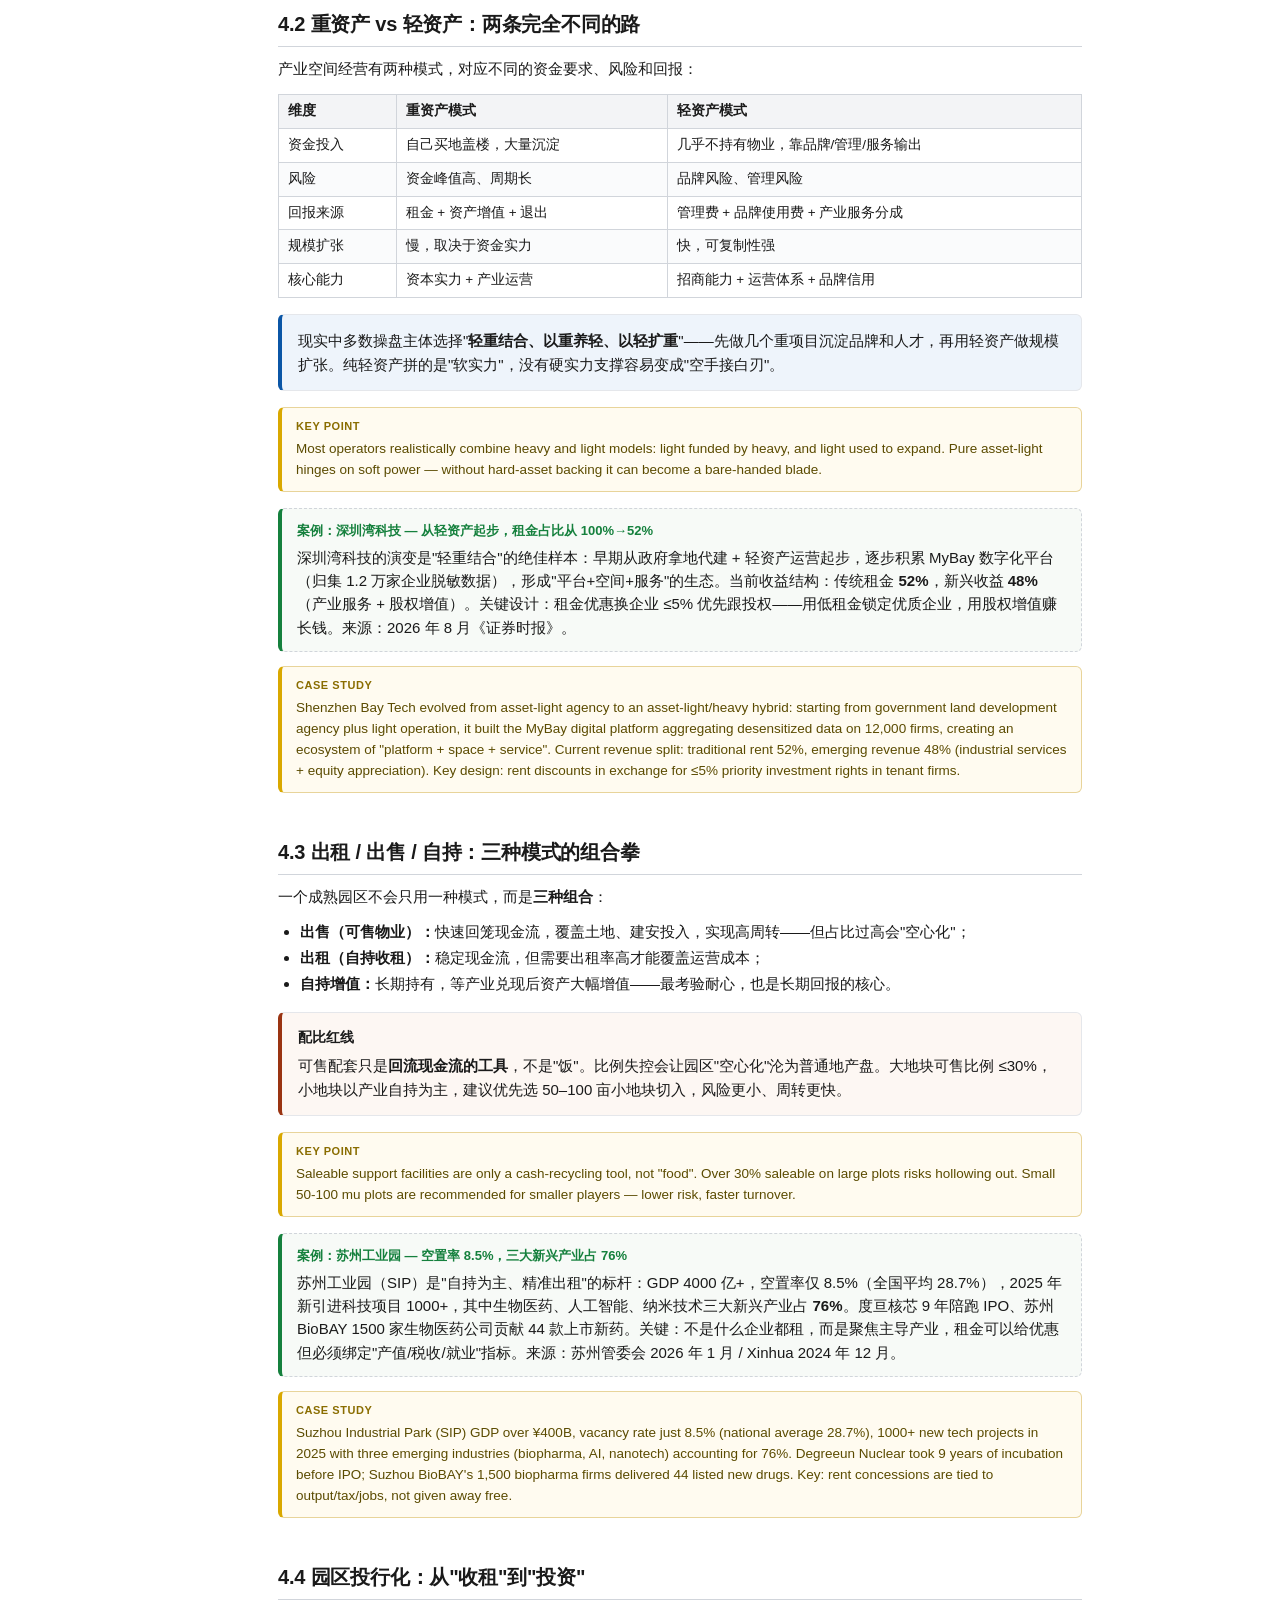
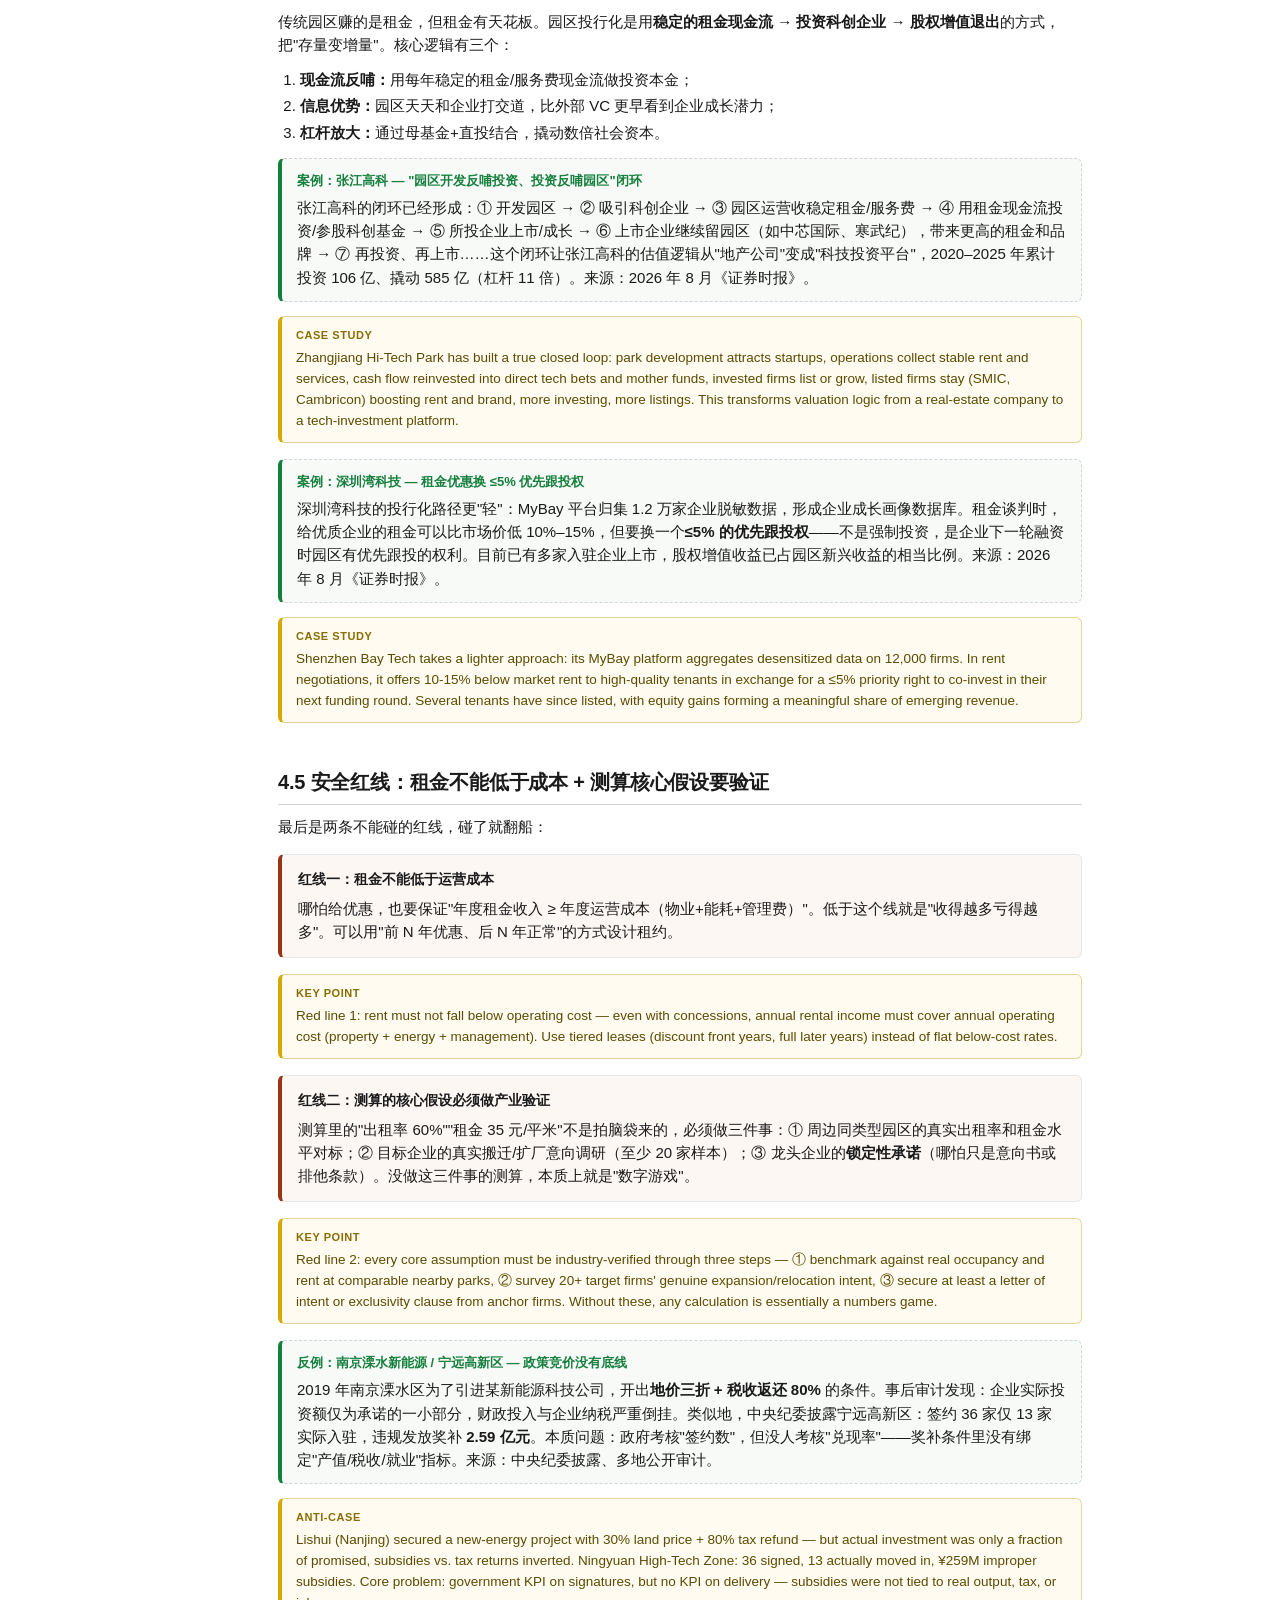
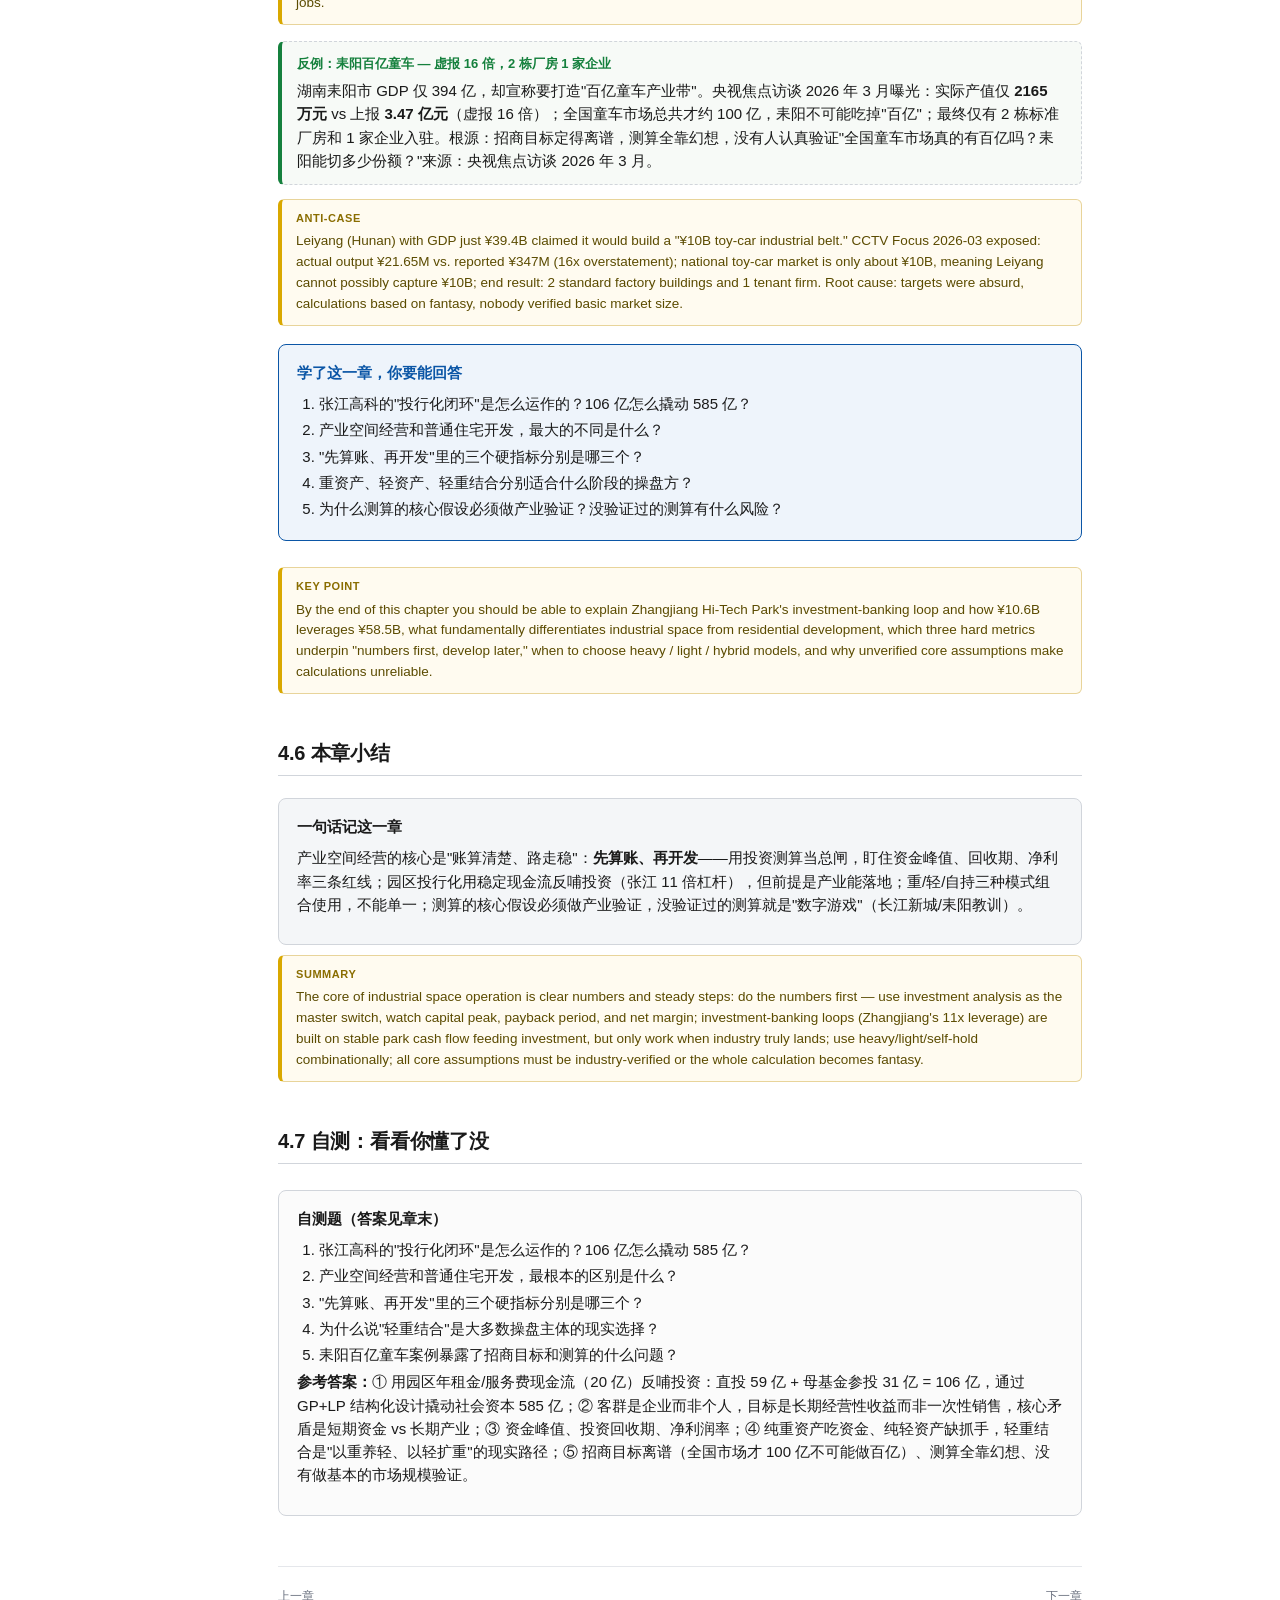
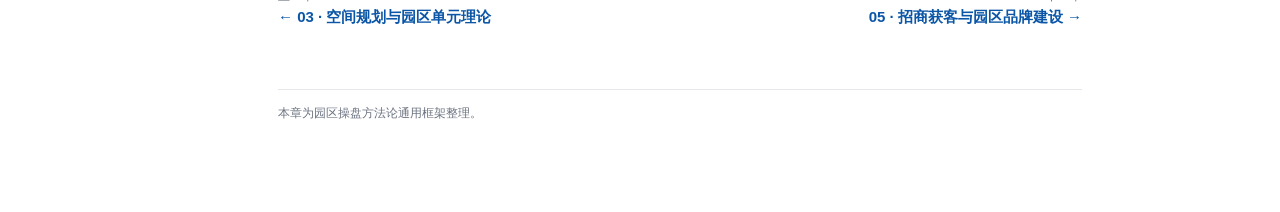
<file: ch4.html>
﻿<!DOCTYPE html>
<html lang="zh-CN">
<head>
<meta charset="UTF-8">
<meta name="viewport" content="width=device-width, initial-scale=1.0">
<title>04 产业空间经营与投资测算 · 园区操盘方法论</title>
<link rel="stylesheet" href="assets/style.css">
</head>
<body>
<div class="layout">
<nav class="side">
  <div class="brand">园区操盘方法论</div>
  <div class="brand-sub">产业地产 · 从策划到运营</div>
  <div class="nav-section">目录</div>
  <a href="index.html"><span class="num">00</span>总览</a>
  <a href="ch1.html"><span class="num">01</span>园区业务总览与发展逻辑</a>
  <a href="ch2.html"><span class="num">02</span>产业策划体系与产业规划</a>
  <a href="ch3.html"><span class="num">03</span>空间规划与园区单元理论</a>
  <a href="ch4.html" class="active"><span class="num">04</span>产业空间经营与投资测算</a>
  <a href="ch5.html"><span class="num">05</span>招商获客与园区品牌建设</a>
  <a href="ch6.html"><span class="num">06</span>园区金融与资金运作</a>
  <a href="ch7.html"><span class="num">07</span>园区运营体系与数字化</a>
  <a href="ch8.html"><span class="num">08</span>市场调研与操盘经验</a>
  <a href="ch9.html"><span class="num">09</span>政府关系与政企合作</a>
  <a href="ch10.html"><span class="num">10</span>组织与人才建设</a>
  <a href="ch11.html"><span class="num">11</span>风险合规与法务</a>
  <a href="ch12.html"><span class="num">12</span>绿色低碳与ESG</a>
  <div class="nav-section">附录</div>
  <a href="appendix.html"><span class="num">A</span>操盘工具与管理办法</a>
  <div class="nav-section" style="border-top:1px solid var(--line);margin-top:16px;padding-top:12px;">实例</div>
  <a href="case-studies.html"><span class="num">★</span>真实案例与反例</a>
  <div class="side-foot">产业园区操盘方法论<br>系统整理 · 通用框架</div>
</nav>
<main>
<div class="main-wrap">

<!-- ====== 真实案例前置（每章必读） ====== -->
<div class="box box-warn">
  <div class="box-title">📎 本章案例导读</div>
  <p>先读两个真实案例：<strong>正例</strong>：张江高科直投 59 亿 + 参投基金 31 亿 = 106 亿，撬动 585 亿社会资本（杠杆 11 倍），60 家企业成功上市（科创板 18 家），常规营收稳定 20 亿、净利 8–10 亿——"园区开发反哺投资、投资反哺园区"的闭环。<strong>反例</strong>：武汉长江新城科技园空置 40%，毛利率 -15.3%，定位过高 + 配套不完善。读完本章你将知道：张江如何用 106 亿撬动 585 亿？为什么长江新城会亏？</p>
</div>
<div class="en-note"><span class="en-lbl">Case study</span><p>Read two real cases first: Zhangjiang Hi-Tech Park deployed ¥10.6B (direct investment ¥5.9B + fund participation ¥3.1B + others), leveraging ¥58.5B social capital (11x multiplier), 60 portfolio companies listed (18 on STAR Market), with regular revenue steady at ¥2B and net profit ¥0.8-1.0B — a closed loop of park development feeding investment, investment feeding the park. Counter-example: Wuhan Yangtze River New City Tech Park runs 40% vacant with gross margin -15.3%, due to over-positioning and incomplete supporting facilities. After this chapter you will know how Zhangjiang leveraged 5.5x its capital and why Yangtze River New City lost money.</p></div>

<p class="crumb"><a href="index.html">目录</a> / 第 4 章</p>
<div class="ch-kicker">Chapter 04 · 从"规划怎么做"到"账怎么算"</div>
<h1 class="ch-title">产业空间经营与投资测算</h1>
<p class="ch-desc">把空间经营明白、把账算清楚：懂经营逻辑、会配产品、会用测算模型、能控风险</p>
<div class="en-note"><span class="en-lbl">Overview</span><p>This chapter is about mastering the operation of industrial space and getting the numbers right: understanding the logic of running such assets, assembling the right product mix, using investment-analysis models, and controlling risk.</p></div>

<h2 id="s41">4.1 测算逻辑：收入、成本、利润、现金流、回报周期</h2>
<p>投资测算是操盘的"总闸"——所有开发决策都要建立在可验证的测算之上。产业空间的测算逻辑和普通住宅不同，核心是把五件事算清楚：</p>
<ol>
  <li><strong>收入端：</strong>卖楼收入、租金收入、服务费收入、资产增值退出，四路并进；</li>
  <li><strong>成本端：</strong>地价、建安、税费、运营成本、财务成本；</li>
  <li><strong>利润端：</strong>总收入减总成本，看净利润率是否达到预期（通常 15%–25%）；</li>
  <li><strong>现金流：</strong>最重要——资金峰值出现在哪、回正周期多长；</li>
  <li><strong>回报周期：</strong>累计净现金流回正需要多久。</li>
</ol>
<div class="example">
  <div class="ex-title">案例：张江高科 — 106 亿投资如何算成 585 亿杠杆</div>
  <p>张江高科的测算逻辑核心是<strong>"园区现金流反哺投资"</strong>：园区每年稳定贡献约 20 亿营收、8–10 亿净利润的现金流，这笔钱不分红而是全部投入科技直投和母基金。直投 59 亿、参投基金 31 亿，累计 106 亿——通过基金的结构化设计（GP+LP 模式）撬动社会资本 585 亿，所投企业 60 家上市。这个测算模型的关键假设是：① 园区经营性现金流稳定（来自约 60 家已上市公司租金+服务费）；② 科技投资退出路径清晰（IPO+股权转让）。来源：2026 年 8 月《证券时报》，基于张江高科 2020–2025 年报。</p>
</div>
<div class="en-note"><span class="en-lbl">Case study</span><p>Zhangjiang Hi-Tech Park's calculation model centers on "park cash flow feeding investment": the park generates about ¥2B revenue and ¥0.8-1.0B net profit annually, all reinvested into direct tech investments and mother funds. ¥5.9B direct + ¥3.1B fund participation = ¥10.6B total, structured as GP+LP to leverage ¥58.5B social capital, with 60 portfolio companies listed. Key assumptions: stable park operating cash flow from about 60 listed tenant firms, and clear investment-exit paths via IPO and equity transfer.</p></div>

<div class="example">
  <div class="ex-title">反例：武汉长江新城科技园 — 40% 空置 + 毛利 -15.3% = 测算全错</div>
  <p>长江新城科技园 2023 年拿地时，测算假设"承接武汉光谷产业外溢率 30%""首年出租率 60%"，但实际空置率高达 40%、毛利率 -15.3%。问题出在测算的核心假设全部失实：① "光谷外溢"是一厢情愿——光谷企业不需要搬去配套不完善的新园区；② 配套缺失导致"人招不来、留不下"；③ 定位过高（瞄准高端研发）但周边产业基础薄弱。教训：测算的核心假设必须做<strong>产业验证</strong>，不能只看城市规划。来源：36 氪 2026 年 4 月。</p>
</div>
<div class="en-note"><span class="en-lbl">Anti-case</span><p>Wuhan Yangtze River New City Tech Park projected 30% spillover from East Lake Optics Valley and 60% first-year occupancy at land purchase, but actually hit 40% vacancy with gross margin -15.3%. Every core assumption failed: Optics Valley firms had no reason to move to an incomplete park, supporting facilities were missing, and positioning was over-high for the weak local industrial base. Lesson: core assumptions must be industry-verified, not just plan-driven.</p></div>

<h2 id="s42">4.2 重资产 vs 轻资产：两条完全不同的路</h2>
<p>产业空间经营有两种模式，对应不同的资金要求、风险和回报：</p>
<table>
<thead><tr><th>维度</th><th>重资产模式</th><th>轻资产模式</th></tr></thead>
<tbody>
<tr><td>资金投入</td><td>自己买地盖楼，大量沉淀</td><td>几乎不持有物业，靠品牌/管理/服务输出</td></tr>
<tr><td>风险</td><td>资金峰值高、周期长</td><td>品牌风险、管理风险</td></tr>
<tr><td>回报来源</td><td>租金 + 资产增值 + 退出</td><td>管理费 + 品牌使用费 + 产业服务分成</td></tr>
<tr><td>规模扩张</td><td>慢，取决于资金实力</td><td>快，可复制性强</td></tr>
<tr><td>核心能力</td><td>资本实力 + 产业运营</td><td>招商能力 + 运营体系 + 品牌信用</td></tr>
</tbody>
</table>
<div class="box box-accent"><p style="margin:0;">现实中多数操盘主体选择"<strong>轻重结合、以重养轻、以轻扩重</strong>"——先做几个重项目沉淀品牌和人才，再用轻资产做规模扩张。纯轻资产拼的是"软实力"，没有硬实力支撑容易变成"空手接白刃"。</p></div>
<div class="en-note"><span class="en-lbl">Key point</span><p>Most operators realistically combine heavy and light models: light funded by heavy, and light used to expand. Pure asset-light hinges on soft power — without hard-asset backing it can become a bare-handed blade.</p></div>

<div class="example">
  <div class="ex-title">案例：深圳湾科技 — 从轻资产起步，租金占比从 100%→52%</div>
  <p>深圳湾科技的演变是"轻重结合"的绝佳样本：早期从政府拿地代建 + 轻资产运营起步，逐步积累 MyBay 数字化平台（归集 1.2 万家企业脱敏数据），形成"平台+空间+服务"的生态。当前收益结构：传统租金 <strong>52%</strong>，新兴收益 <strong>48%</strong>（产业服务 + 股权增值）。关键设计：租金优惠换企业 ≤5% 优先跟投权——用低租金锁定优质企业，用股权增值赚长钱。来源：2026 年 8 月《证券时报》。</p>
</div>
<div class="en-note"><span class="en-lbl">Case study</span><p>Shenzhen Bay Tech evolved from asset-light agency to an asset-light/heavy hybrid: starting from government land development agency plus light operation, it built the MyBay digital platform aggregating desensitized data on 12,000 firms, creating an ecosystem of "platform + space + service". Current revenue split: traditional rent 52%, emerging revenue 48% (industrial services + equity appreciation). Key design: rent discounts in exchange for ≤5% priority investment rights in tenant firms.</p></div>

<h2 id="s43">4.3 出租 / 出售 / 自持：三种模式的组合拳</h2>
<p>一个成熟园区不会只用一种模式，而是<strong>三种组合</strong>：</p>
<ul>
  <li><strong>出售（可售物业）：</strong>快速回笼现金流，覆盖土地、建安投入，实现高周转——但占比过高会"空心化"；</li>
  <li><strong>出租（自持收租）：</strong>稳定现金流，但需要出租率高才能覆盖运营成本；</li>
  <li><strong>自持增值：</strong>长期持有，等产业兑现后资产大幅增值——最考验耐心，也是长期回报的核心。</li>
</ul>
<div class="box box-warn"><div class="box-title">配比红线</div><p style="margin:0;">可售配套只是<strong>回流现金流的工具</strong>，不是"饭"。比例失控会让园区"空心化"沦为普通地产盘。大地块可售比例 ≤30%，小地块以产业自持为主，建议优先选 50–100 亩小地块切入，风险更小、周转更快。</p></div>
<div class="en-note"><span class="en-lbl">Key point</span><p>Saleable support facilities are only a cash-recycling tool, not "food". Over 30% saleable on large plots risks hollowing out. Small 50-100 mu plots are recommended for smaller players — lower risk, faster turnover.</p></div>

<div class="example">
  <div class="ex-title">案例：苏州工业园 — 空置率 8.5%，三大新兴产业占 76%</div>
  <p>苏州工业园（SIP）是"自持为主、精准出租"的标杆：GDP 4000 亿+，空置率仅 8.5%（全国平均 28.7%），2025 年新引进科技项目 1000+，其中生物医药、人工智能、纳米技术三大新兴产业占 <strong>76%</strong>。度亘核芯 9 年陪跑 IPO、苏州 BioBAY 1500 家生物医药公司贡献 44 款上市新药。关键：不是什么企业都租，而是聚焦主导产业，租金可以给优惠但必须绑定"产值/税收/就业"指标。来源：苏州管委会 2026 年 1 月 / Xinhua 2024 年 12 月。</p>
</div>
<div class="en-note"><span class="en-lbl">Case study</span><p>Suzhou Industrial Park (SIP) GDP over ¥400B, vacancy rate just 8.5% (national average 28.7%), 1000+ new tech projects in 2025 with three emerging industries (biopharma, AI, nanotech) accounting for 76%. Degreeun Nuclear took 9 years of incubation before IPO; Suzhou BioBAY's 1,500 biopharma firms delivered 44 listed new drugs. Key: rent concessions are tied to output/tax/jobs, not given away free.</p></div>

<h2 id="s44">4.4 园区投行化：从"收租"到"投资"</h2>
<p>传统园区赚的是租金，但租金有天花板。园区投行化是用<strong>稳定的租金现金流 → 投资科创企业 → 股权增值退出</strong>的方式，把"存量变增量"。核心逻辑有三个：</p>
<ol>
  <li><strong>现金流反哺：</strong>用每年稳定的租金/服务费现金流做投资本金；</li>
  <li><strong>信息优势：</strong>园区天天和企业打交道，比外部 VC 更早看到企业成长潜力；</li>
  <li><strong>杠杆放大：</strong>通过母基金+直投结合，撬动数倍社会资本。</li>
</ol>
<div class="example">
  <div class="ex-title">案例：张江高科 — "园区开发反哺投资、投资反哺园区"闭环</div>
  <p>张江高科的闭环已经形成：① 开发园区 → ② 吸引科创企业 → ③ 园区运营收稳定租金/服务费 → ④ 用租金现金流投资/参股科创基金 → ⑤ 所投企业上市/成长 → ⑥ 上市企业继续留园区（如中芯国际、寒武纪），带来更高的租金和品牌 → ⑦ 再投资、再上市……这个闭环让张江高科的估值逻辑从"地产公司"变成"科技投资平台"，2020–2025 年累计投资 106 亿、撬动 585 亿（杠杆 11 倍）。来源：2026 年 8 月《证券时报》。</p>
</div>
<div class="en-note"><span class="en-lbl">Case study</span><p>Zhangjiang Hi-Tech Park has built a true closed loop: park development attracts startups, operations collect stable rent and services, cash flow reinvested into direct tech bets and mother funds, invested firms list or grow, listed firms stay (SMIC, Cambricon) boosting rent and brand, more investing, more listings. This transforms valuation logic from a real-estate company to a tech-investment platform.</p></div>

<div class="example">
  <div class="ex-title">案例：深圳湾科技 — 租金优惠换 ≤5% 优先跟投权</div>
  <p>深圳湾科技的投行化路径更"轻"：MyBay 平台归集 1.2 万家企业脱敏数据，形成企业成长画像数据库。租金谈判时，给优质企业的租金可以比市场价低 10%–15%，但要换一个<strong>≤5% 的优先跟投权</strong>——不是强制投资，是企业下一轮融资时园区有优先跟投的权利。目前已有多家入驻企业上市，股权增值收益已占园区新兴收益的相当比例。来源：2026 年 8 月《证券时报》。</p>
</div>
<div class="en-note"><span class="en-lbl">Case study</span><p>Shenzhen Bay Tech takes a lighter approach: its MyBay platform aggregates desensitized data on 12,000 firms. In rent negotiations, it offers 10-15% below market rent to high-quality tenants in exchange for a ≤5% priority right to co-invest in their next funding round. Several tenants have since listed, with equity gains forming a meaningful share of emerging revenue.</p></div>

<h2 id="s45">4.5 安全红线：租金不能低于成本 + 测算核心假设要验证</h2>
<p>最后是两条不能碰的红线，碰了就翻船：</p>
<div class="box box-warn"><div class="box-title">红线一：租金不能低于运营成本</div><p style="margin:0;">哪怕给优惠，也要保证"年度租金收入 ≥ 年度运营成本（物业+能耗+管理费）"。低于这个线就是"收得越多亏得越多"。可以用"前 N 年优惠、后 N 年正常"的方式设计租约。</p></div>
<div class="en-note"><span class="en-lbl">Key point</span><p>Red line 1: rent must not fall below operating cost — even with concessions, annual rental income must cover annual operating cost (property + energy + management). Use tiered leases (discount front years, full later years) instead of flat below-cost rates.</p></div>

<div class="box box-warn"><div class="box-title">红线二：测算的核心假设必须做产业验证</div><p style="margin:0;">测算里的"出租率 60%""租金 35 元/平米"不是拍脑袋来的，必须做三件事：① 周边同类型园区的真实出租率和租金水平对标；② 目标企业的真实搬迁/扩厂意向调研（至少 20 家样本）；③ 龙头企业的<strong>锁定性承诺</strong>（哪怕只是意向书或排他条款）。没做这三件事的测算，本质上就是"数字游戏"。</p></div>
<div class="en-note"><span class="en-lbl">Key point</span><p>Red line 2: every core assumption must be industry-verified through three steps — ① benchmark against real occupancy and rent at comparable nearby parks, ② survey 20+ target firms' genuine expansion/relocation intent, ③ secure at least a letter of intent or exclusivity clause from anchor firms. Without these, any calculation is essentially a numbers game.</p></div>

<div class="example">
  <div class="ex-title">反例：南京溧水新能源 / 宁远高新区 — 政策竞价没有底线</div>
  <p>2019 年南京溧水区为了引进某新能源科技公司，开出<strong>地价三折 + 税收返还 80%</strong> 的条件。事后审计发现：企业实际投资额仅为承诺的一小部分，财政投入与企业纳税严重倒挂。类似地，中央纪委披露宁远高新区：签约 36 家仅 13 家实际入驻，违规发放奖补 <strong>2.59 亿元</strong>。本质问题：政府考核"签约数"，但没人考核"兑现率"——奖补条件里没有绑定"产值/税收/就业"指标。来源：中央纪委披露、多地公开审计。</p>
</div>
<div class="en-note"><span class="en-lbl">Anti-case</span><p>Lishui (Nanjing) secured a new-energy project with 30% land price + 80% tax refund — but actual investment was only a fraction of promised, subsidies vs. tax returns inverted. Ningyuan High-Tech Zone: 36 signed, 13 actually moved in, ¥259M improper subsidies. Core problem: government KPI on signatures, but no KPI on delivery — subsidies were not tied to real output, tax, or jobs.</p></div>

<div class="example">
  <div class="ex-title">反例：耒阳百亿童车 — 虚报 16 倍，2 栋厂房 1 家企业</div>
  <p>湖南耒阳市 GDP 仅 394 亿，却宣称要打造"百亿童车产业带"。央视焦点访谈 2026 年 3 月曝光：实际产值仅 <strong>2165 万元</strong> vs 上报 <strong>3.47 亿元</strong>（虚报 16 倍）；全国童车市场总共才约 100 亿，耒阳不可能吃掉"百亿"；最终仅有 2 栋标准厂房和 1 家企业入驻。根源：招商目标定得离谱，测算全靠幻想，没有人认真验证"全国童车市场真的有百亿吗？耒阳能切多少份额？"来源：央视焦点访谈 2026 年 3 月。</p>
</div>
<div class="en-note"><span class="en-lbl">Anti-case</span><p>Leiyang (Hunan) with GDP just ¥39.4B claimed it would build a "¥10B toy-car industrial belt." CCTV Focus 2026-03 exposed: actual output ¥21.65M vs. reported ¥347M (16x overstatement); national toy-car market is only about ¥10B, meaning Leiyang cannot possibly capture ¥10B; end result: 2 standard factory buildings and 1 tenant firm. Root cause: targets were absurd, calculations based on fantasy, nobody verified basic market size.</p></div>

<div class="lesson">
  <div class="lesson-title">学了这一章，你要能回答</div>
  <ol>
    <li>张江高科的"投行化闭环"是怎么运作的？106 亿怎么撬动 585 亿？</li>
    <li>产业空间经营和普通住宅开发，最大的不同是什么？</li>
    <li>"先算账、再开发"里的三个硬指标分别是哪三个？</li>
    <li>重资产、轻资产、轻重结合分别适合什么阶段的操盘方？</li>
    <li>为什么测算的核心假设必须做产业验证？没验证过的测算有什么风险？</li>
  </ol>
</div>
<div class="en-note"><span class="en-lbl">Key point</span><p>By the end of this chapter you should be able to explain Zhangjiang Hi-Tech Park's investment-banking loop and how ¥10.6B leverages ¥58.5B, what fundamentally differentiates industrial space from residential development, which three hard metrics underpin "numbers first, develop later," when to choose heavy / light / hybrid models, and why unverified core assumptions make calculations unreliable.</p></div>

<h2 id="s46">4.6 本章小结</h2>
<div class="takeaway">
  <div class="tk-title">一句话记这一章</div>
  <p>产业空间经营的核心是"账算清楚、路走稳"：<strong>先算账、再开发</strong>——用投资测算当总闸，盯住资金峰值、回收期、净利率三条红线；园区投行化用稳定现金流反哺投资（张江 11 倍杠杆），但前提是产业能落地；重/轻/自持三种模式组合使用，不能单一；测算的核心假设必须做产业验证，没验证过的测算就是"数字游戏"（长江新城/耒阳教训）。</p>
</div>
<div class="en-note"><span class="en-lbl">Summary</span><p>The core of industrial space operation is clear numbers and steady steps: do the numbers first — use investment analysis as the master switch, watch capital peak, payback period, and net margin; investment-banking loops (Zhangjiang's 11x leverage) are built on stable park cash flow feeding investment, but only work when industry truly lands; use heavy/light/self-hold combinationally; all core assumptions must be industry-verified or the whole calculation becomes fantasy.</p></div>

<h2 id="s47">4.7 自测：看看你懂了没</h2>
<div class="selfcheck">
  <div class="sc-title">自测题（答案见章末）</div>
  <ol>
    <li>张江高科的"投行化闭环"是怎么运作的？106 亿怎么撬动 585 亿？</li>
    <li>产业空间经营和普通住宅开发，最根本的区别是什么？</li>
    <li>"先算账、再开发"里的三个硬指标分别是哪三个？</li>
    <li>为什么说"轻重结合"是大多数操盘主体的现实选择？</li>
    <li>耒阳百亿童车案例暴露了招商目标和测算的什么问题？</li>
  </ol>
  <p><strong>参考答案：</strong>① 用园区年租金/服务费现金流（20 亿）反哺投资：直投 59 亿 + 母基金参投 31 亿 = 106 亿，通过 GP+LP 结构化设计撬动社会资本 585 亿；② 客群是企业而非个人，目标是长期经营性收益而非一次性销售，核心矛盾是短期资金 vs 长期产业；③ 资金峰值、投资回收期、净利润率；④ 纯重资产吃资金、纯轻资产缺抓手，轻重结合是"以重养轻、以轻扩重"的现实路径；⑤ 招商目标离谱（全国市场才 100 亿不可能做百亿）、测算全靠幻想、没有做基本的市场规模验证。</p>
</div>

<div class="pager">
  <div class="prev"><span class="lbl">上一章</span><a href="ch3.html">← 03 · 空间规划与园区单元理论</a></div>
  <div class="next"><span class="lbl">下一章</span><a href="ch5.html">05 · 招商获客与园区品牌建设 →</a></div>
</div>
<div class="foot-note">本章为园区操盘方法论通用框架整理。</div>
</div>
</main>
</div>
</body>
</html>
</file>
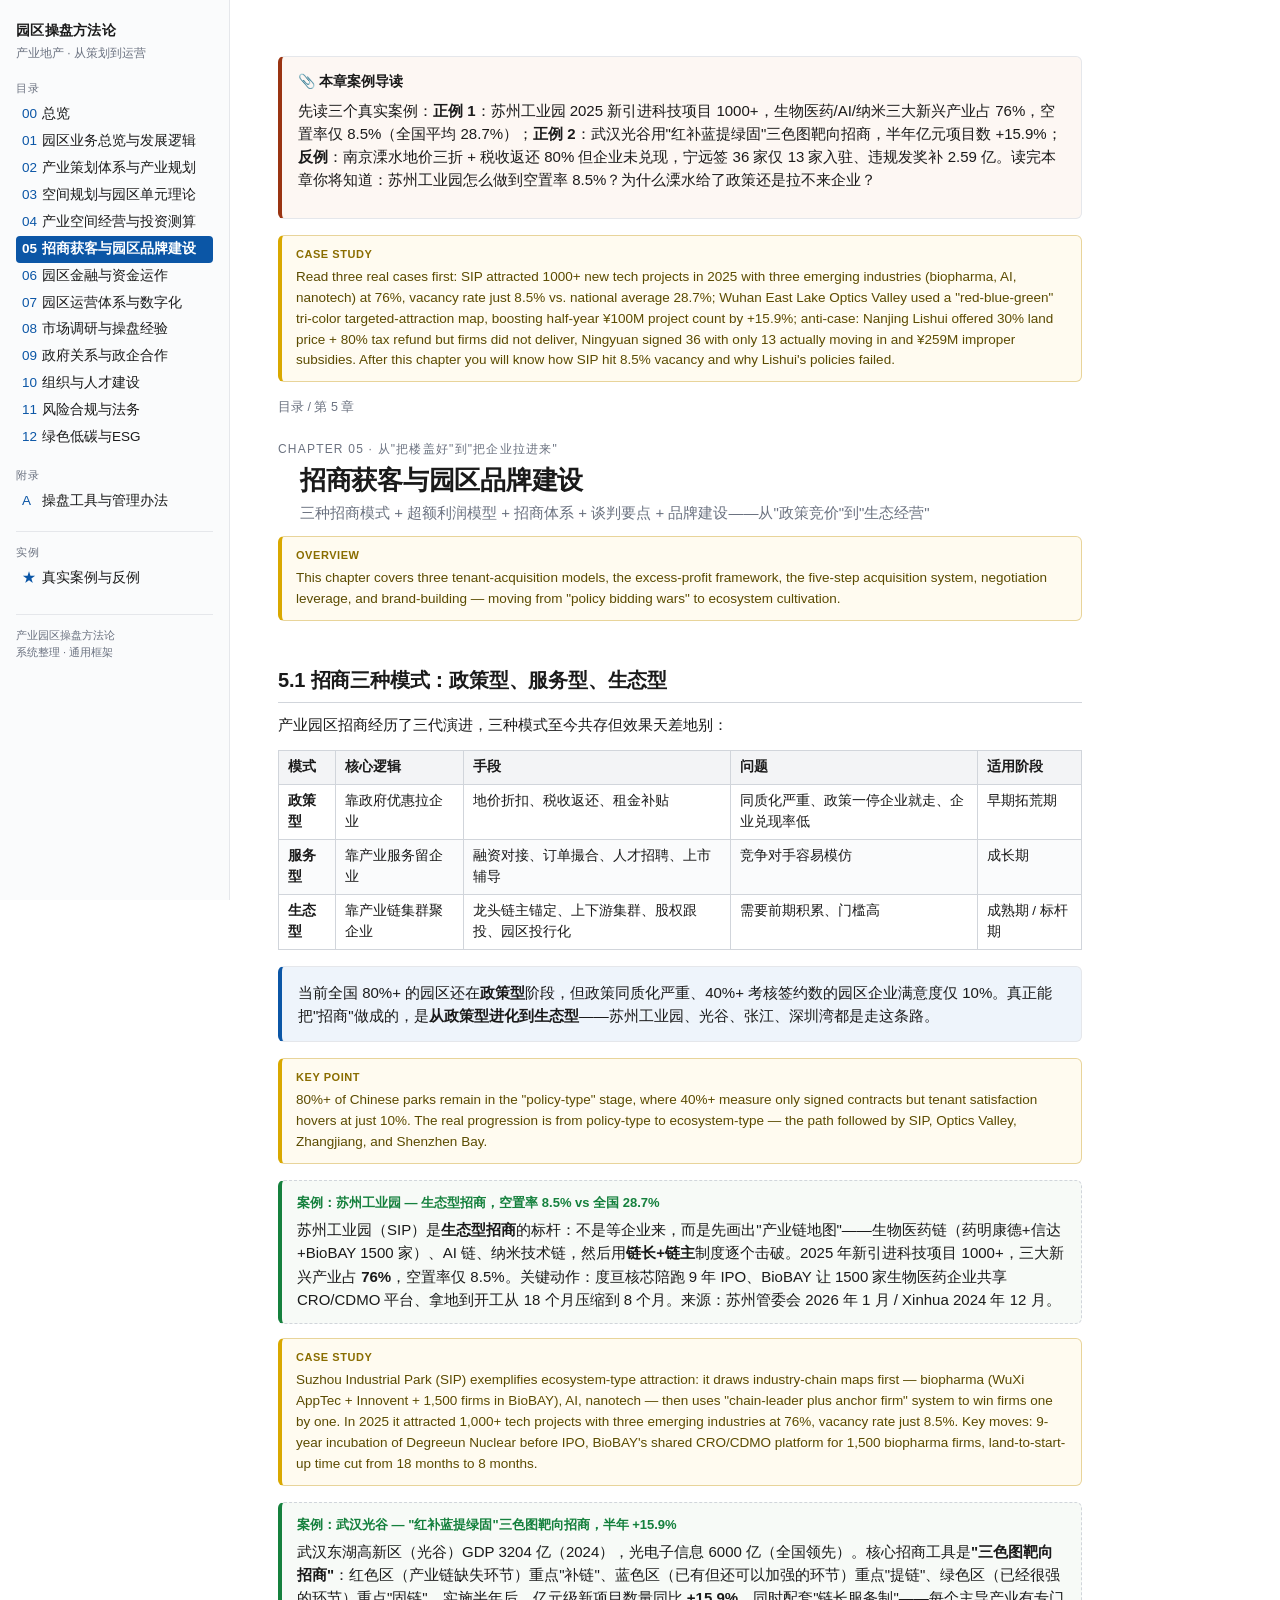
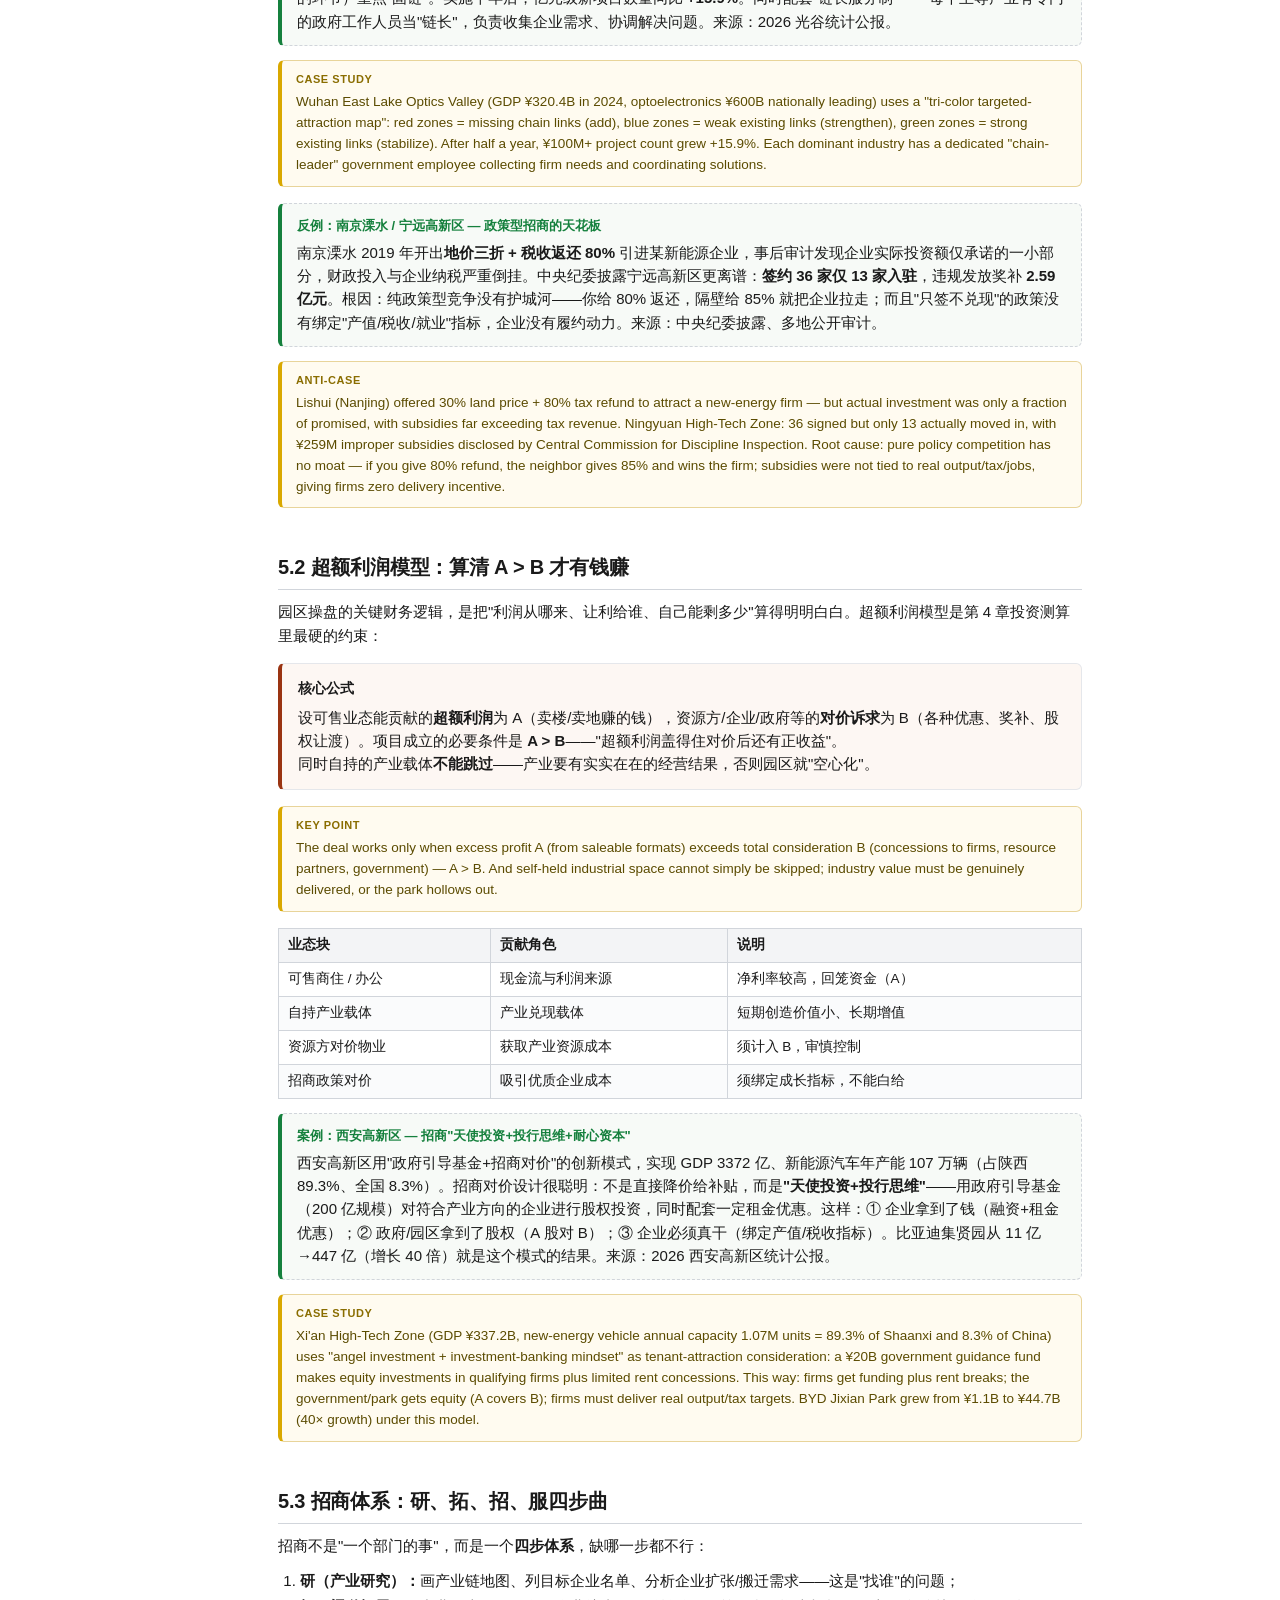
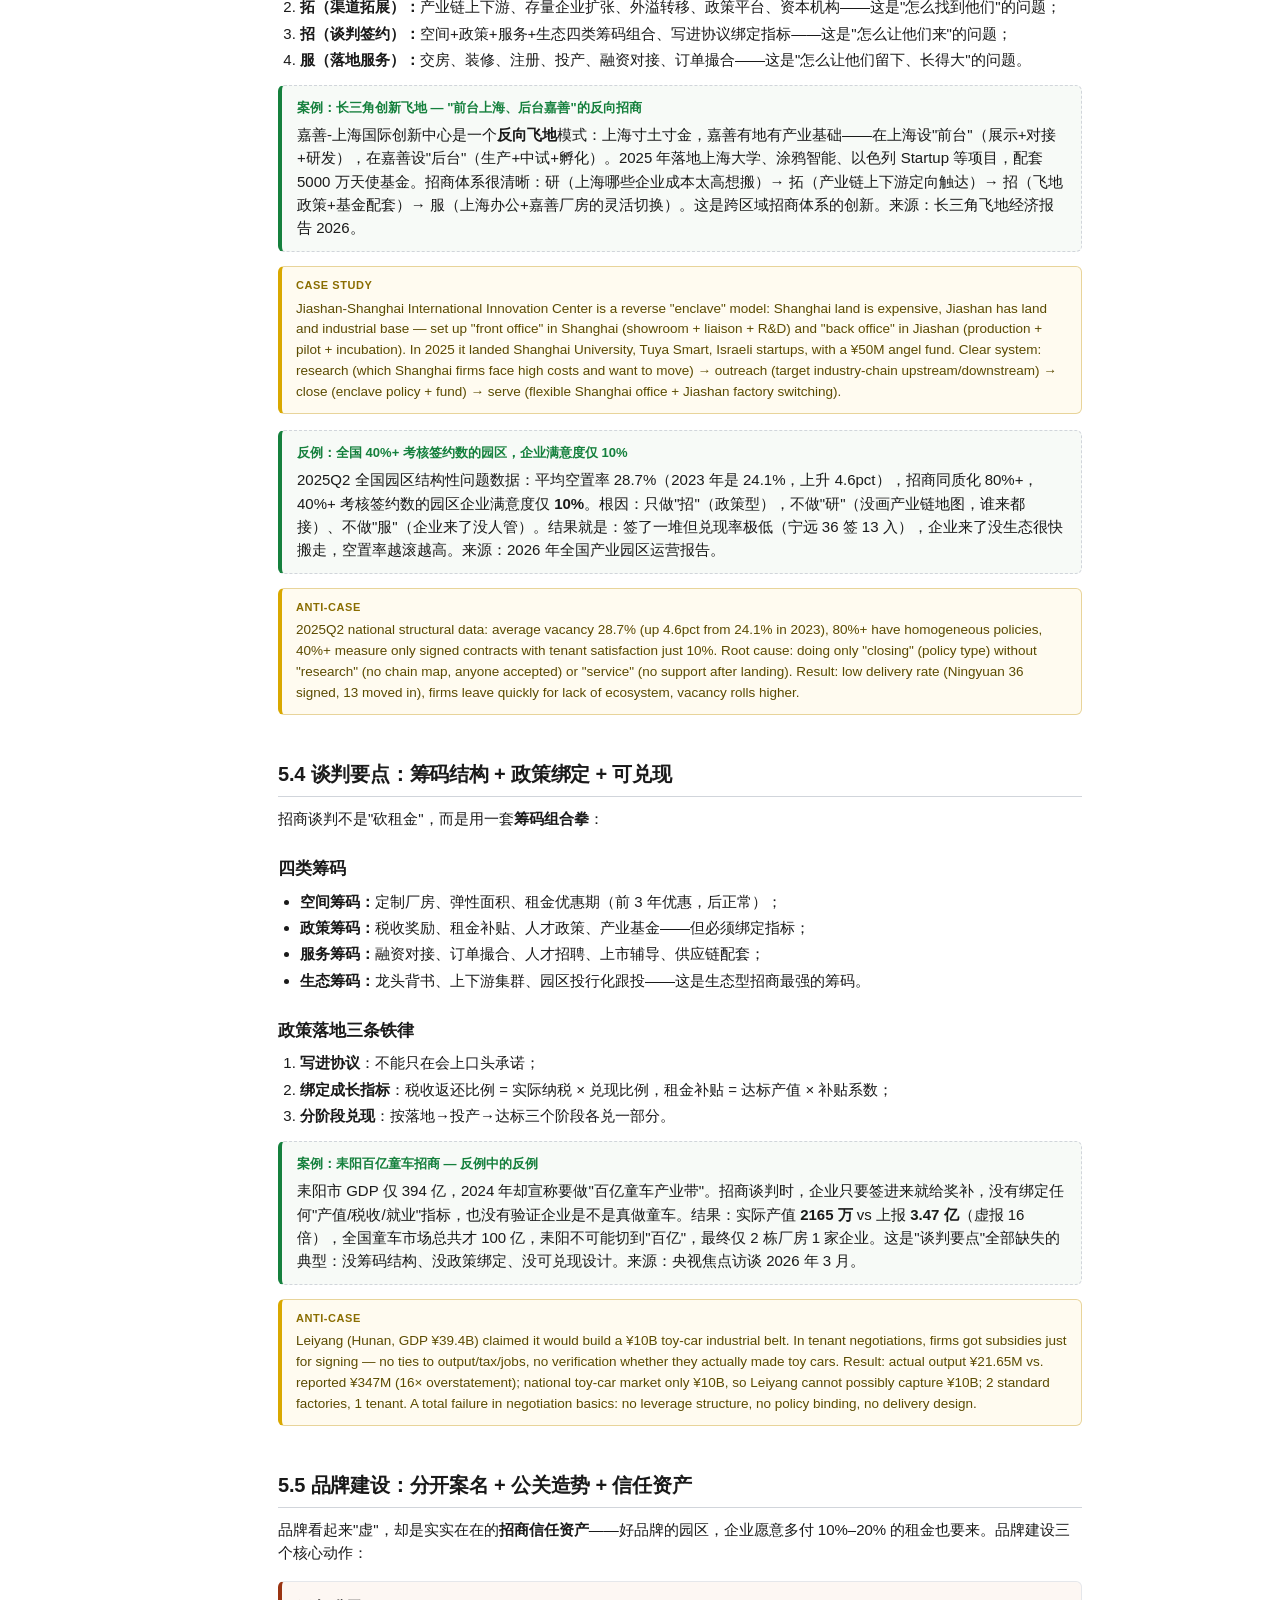
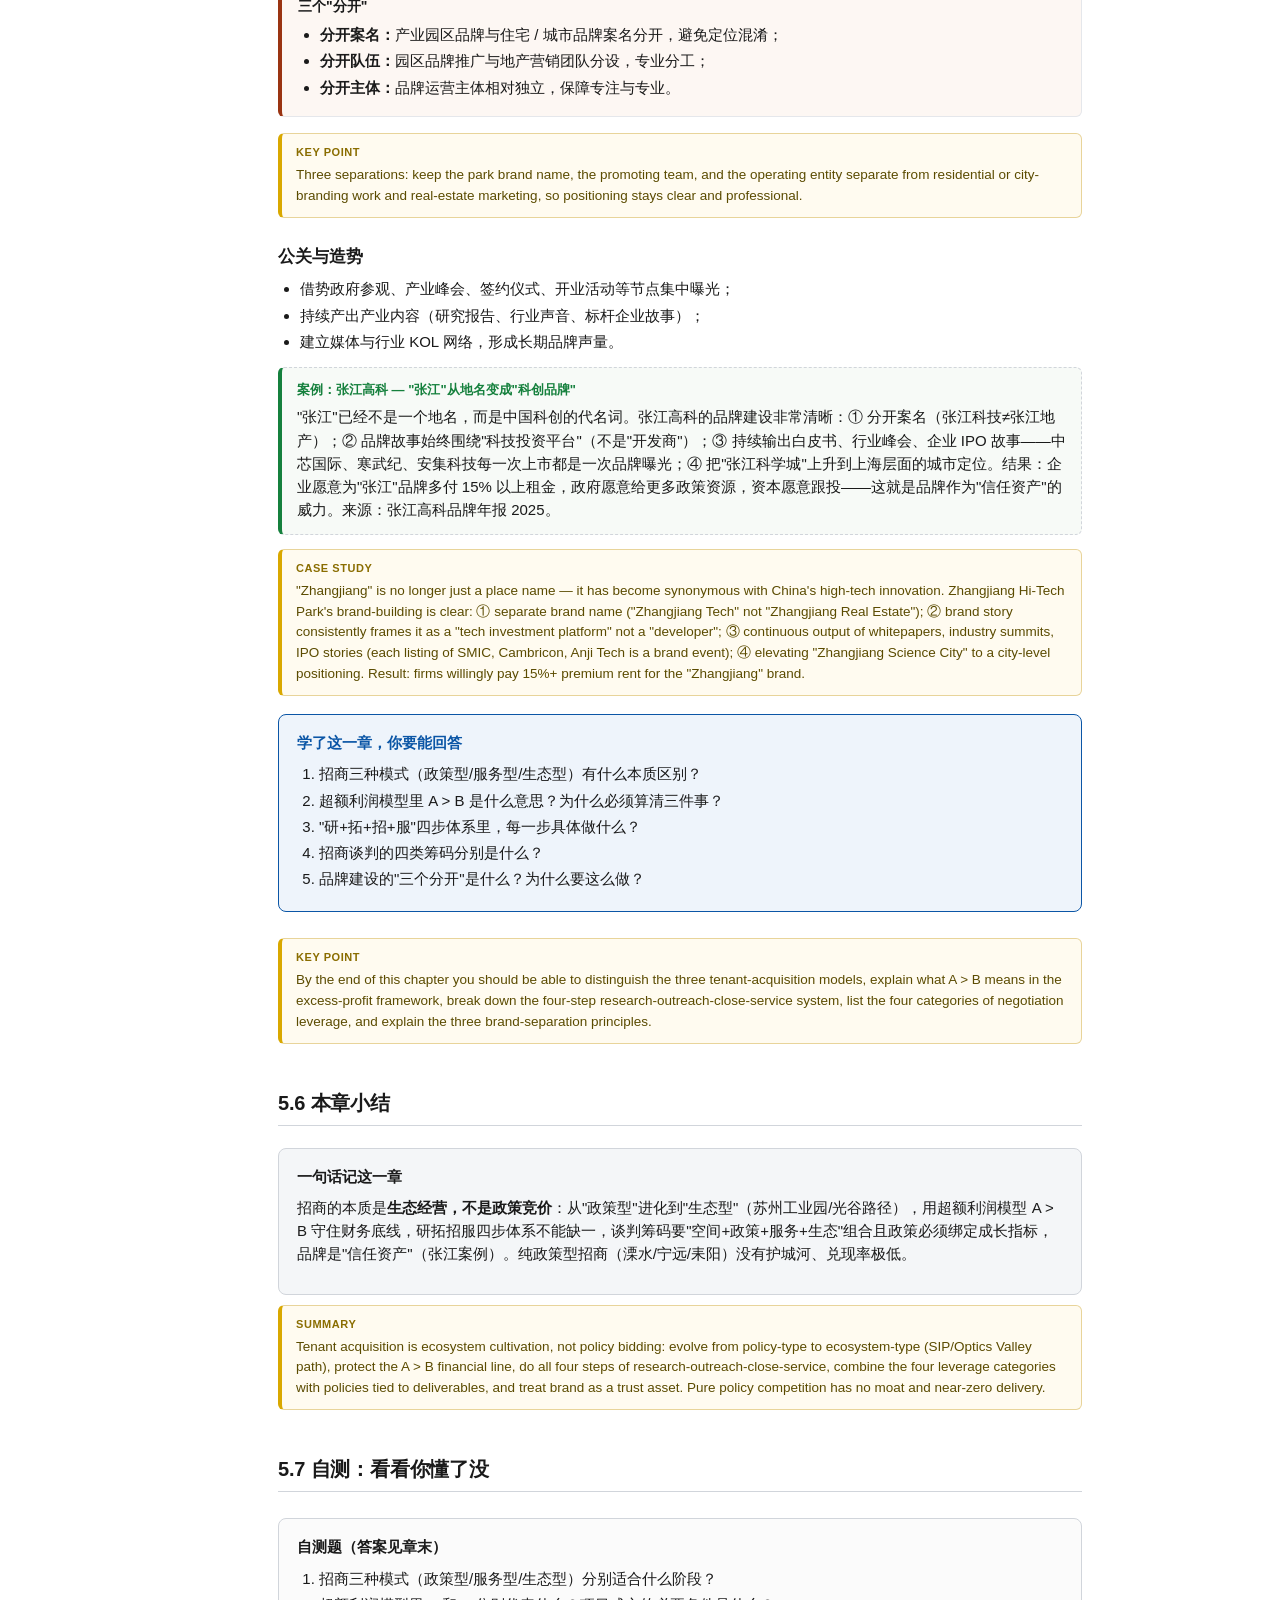
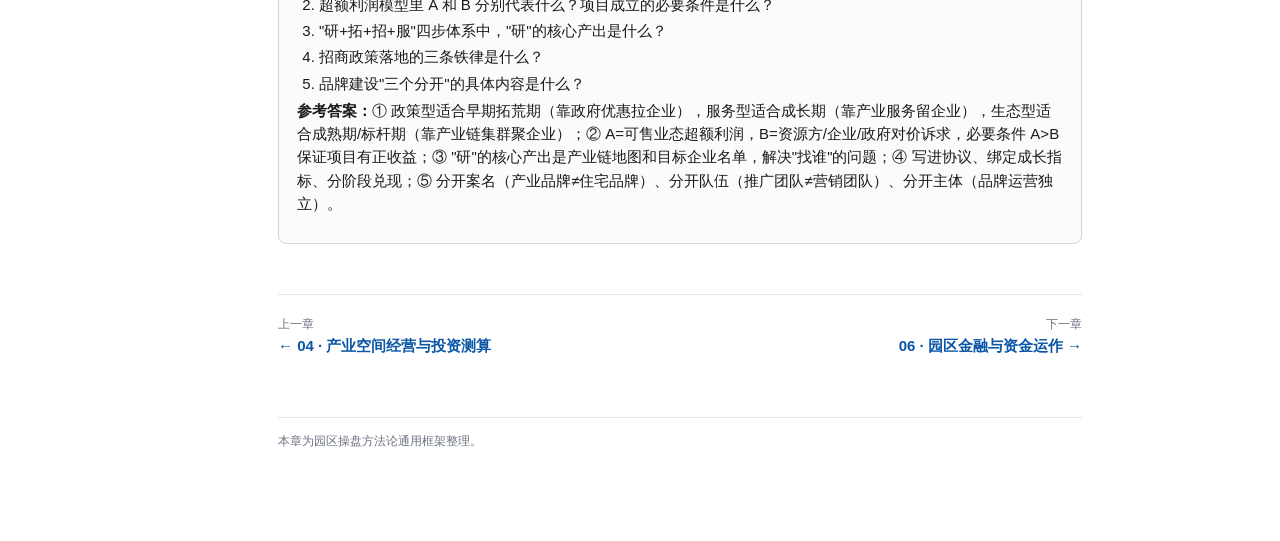
<file: ch5.html>
﻿<!DOCTYPE html>
<html lang="zh-CN">
<head>
<meta charset="UTF-8">
<meta name="viewport" content="width=device-width, initial-scale=1.0">
<title>05 招商获客与园区品牌建设 · 园区操盘方法论</title>
<link rel="stylesheet" href="assets/style.css">
</head>
<body>
<div class="layout">
<nav class="side">
  <div class="brand">园区操盘方法论</div>
  <div class="brand-sub">产业地产 · 从策划到运营</div>
  <div class="nav-section">目录</div>
  <a href="index.html"><span class="num">00</span>总览</a>
  <a href="ch1.html"><span class="num">01</span>园区业务总览与发展逻辑</a>
  <a href="ch2.html"><span class="num">02</span>产业策划体系与产业规划</a>
  <a href="ch3.html"><span class="num">03</span>空间规划与园区单元理论</a>
  <a href="ch4.html"><span class="num">04</span>产业空间经营与投资测算</a>
  <a href="ch5.html" class="active"><span class="num">05</span>招商获客与园区品牌建设</a>
  <a href="ch6.html"><span class="num">06</span>园区金融与资金运作</a>
  <a href="ch7.html"><span class="num">07</span>园区运营体系与数字化</a>
  <a href="ch8.html"><span class="num">08</span>市场调研与操盘经验</a>
  <a href="ch9.html"><span class="num">09</span>政府关系与政企合作</a>
  <a href="ch10.html"><span class="num">10</span>组织与人才建设</a>
  <a href="ch11.html"><span class="num">11</span>风险合规与法务</a>
  <a href="ch12.html"><span class="num">12</span>绿色低碳与ESG</a>
  <div class="nav-section">附录</div>
  <a href="appendix.html"><span class="num">A</span>操盘工具与管理办法</a>
  <div class="nav-section" style="border-top:1px solid var(--line);margin-top:16px;padding-top:12px;">实例</div>
  <a href="case-studies.html"><span class="num">★</span>真实案例与反例</a>
  <div class="side-foot">产业园区操盘方法论<br>系统整理 · 通用框架</div>
</nav>
<main>
<div class="main-wrap">

<!-- ====== 真实案例前置（每章必读） ====== -->
<div class="box box-warn">
  <div class="box-title">📎 本章案例导读</div>
  <p>先读三个真实案例：<strong>正例 1</strong>：苏州工业园 2025 新引进科技项目 1000+，生物医药/AI/纳米三大新兴产业占 76%，空置率仅 8.5%（全国平均 28.7%）；<strong>正例 2</strong>：武汉光谷用"红补蓝提绿固"三色图靶向招商，半年亿元项目数 +15.9%；<strong>反例</strong>：南京溧水地价三折 + 税收返还 80% 但企业未兑现，宁远签 36 家仅 13 家入驻、违规发奖补 2.59 亿。读完本章你将知道：苏州工业园怎么做到空置率 8.5%？为什么溧水给了政策还是拉不来企业？</p>
</div>
<div class="en-note"><span class="en-lbl">Case study</span><p>Read three real cases first: SIP attracted 1000+ new tech projects in 2025 with three emerging industries (biopharma, AI, nanotech) at 76%, vacancy rate just 8.5% vs. national average 28.7%; Wuhan East Lake Optics Valley used a "red-blue-green" tri-color targeted-attraction map, boosting half-year ¥100M project count by +15.9%; anti-case: Nanjing Lishui offered 30% land price + 80% tax refund but firms did not deliver, Ningyuan signed 36 with only 13 actually moving in and ¥259M improper subsidies. After this chapter you will know how SIP hit 8.5% vacancy and why Lishui's policies failed.</p></div>

<p class="crumb"><a href="index.html">目录</a> / 第 5 章</p>
<div class="ch-kicker">Chapter 05 · 从"把楼盖好"到"把企业拉进来"</div>
<h1 class="ch-title">招商获客与园区品牌建设</h1>
<p class="ch-desc">三种招商模式 + 超额利润模型 + 招商体系 + 谈判要点 + 品牌建设——从"政策竞价"到"生态经营"</p>
<div class="en-note"><span class="en-lbl">Overview</span><p>This chapter covers three tenant-acquisition models, the excess-profit framework, the five-step acquisition system, negotiation leverage, and brand-building — moving from "policy bidding wars" to ecosystem cultivation.</p></div>

<h2 id="s51">5.1 招商三种模式：政策型、服务型、生态型</h2>
<p>产业园区招商经历了三代演进，三种模式至今共存但效果天差地别：</p>
<table>
<thead><tr><th>模式</th><th>核心逻辑</th><th>手段</th><th>问题</th><th>适用阶段</th></tr></thead>
<tbody>
<tr><td><strong>政策型</strong></td><td>靠政府优惠拉企业</td><td>地价折扣、税收返还、租金补贴</td><td>同质化严重、政策一停企业就走、企业兑现率低</td><td>早期拓荒期</td></tr>
<tr><td><strong>服务型</strong></td><td>靠产业服务留企业</td><td>融资对接、订单撮合、人才招聘、上市辅导</td><td>竞争对手容易模仿</td><td>成长期</td></tr>
<tr><td><strong>生态型</strong></td><td>靠产业链集群聚企业</td><td>龙头链主锚定、上下游集群、股权跟投、园区投行化</td><td>需要前期积累、门槛高</td><td>成熟期 / 标杆期</td></tr>
</tbody>
</table>
<div class="box box-accent"><p style="margin:0;">当前全国 80%+ 的园区还在<strong>政策型</strong>阶段，但政策同质化严重、40%+ 考核签约数的园区企业满意度仅 10%。真正能把"招商"做成的，是<strong>从政策型进化到生态型</strong>——苏州工业园、光谷、张江、深圳湾都是走这条路。</p></div>
<div class="en-note"><span class="en-lbl">Key point</span><p>80%+ of Chinese parks remain in the "policy-type" stage, where 40%+ measure only signed contracts but tenant satisfaction hovers at just 10%. The real progression is from policy-type to ecosystem-type — the path followed by SIP, Optics Valley, Zhangjiang, and Shenzhen Bay.</p></div>

<div class="example">
  <div class="ex-title">案例：苏州工业园 — 生态型招商，空置率 8.5% vs 全国 28.7%</div>
  <p>苏州工业园（SIP）是<strong>生态型招商</strong>的标杆：不是等企业来，而是先画出"产业链地图"——生物医药链（药明康德+信达+BioBAY 1500 家）、AI 链、纳米技术链，然后用<strong>链长+链主</strong>制度逐个击破。2025 年新引进科技项目 1000+，三大新兴产业占 <strong>76%</strong>，空置率仅 8.5%。关键动作：度亘核芯陪跑 9 年 IPO、BioBAY 让 1500 家生物医药企业共享 CRO/CDMO 平台、拿地到开工从 18 个月压缩到 8 个月。来源：苏州管委会 2026 年 1 月 / Xinhua 2024 年 12 月。</p>
</div>
<div class="en-note"><span class="en-lbl">Case study</span><p>Suzhou Industrial Park (SIP) exemplifies ecosystem-type attraction: it draws industry-chain maps first — biopharma (WuXi AppTec + Innovent + 1,500 firms in BioBAY), AI, nanotech — then uses "chain-leader plus anchor firm" system to win firms one by one. In 2025 it attracted 1,000+ tech projects with three emerging industries at 76%, vacancy rate just 8.5%. Key moves: 9-year incubation of Degreeun Nuclear before IPO, BioBAY's shared CRO/CDMO platform for 1,500 biopharma firms, land-to-start-up time cut from 18 months to 8 months.</p></div>

<div class="example">
  <div class="ex-title">案例：武汉光谷 — "红补蓝提绿固"三色图靶向招商，半年 +15.9%</div>
  <p>武汉东湖高新区（光谷）GDP 3204 亿（2024），光电子信息 6000 亿（全国领先）。核心招商工具是<strong>"三色图靶向招商"</strong>：红色区（产业链缺失环节）重点"补链"、蓝色区（已有但还可以加强的环节）重点"提链"、绿色区（已经很强的环节）重点"固链"。实施半年后，亿元级新项目数量同比 <strong>+15.9%</strong>。同时配套"链长服务制"——每个主导产业有专门的政府工作人员当"链长"，负责收集企业需求、协调解决问题。来源：2026 光谷统计公报。</p>
</div>
<div class="en-note"><span class="en-lbl">Case study</span><p>Wuhan East Lake Optics Valley (GDP ¥320.4B in 2024, optoelectronics ¥600B nationally leading) uses a "tri-color targeted-attraction map": red zones = missing chain links (add), blue zones = weak existing links (strengthen), green zones = strong existing links (stabilize). After half a year, ¥100M+ project count grew +15.9%. Each dominant industry has a dedicated "chain-leader" government employee collecting firm needs and coordinating solutions.</p></div>

<div class="example">
  <div class="ex-title">反例：南京溧水 / 宁远高新区 — 政策型招商的天花板</div>
  <p>南京溧水 2019 年开出<strong>地价三折 + 税收返还 80%</strong> 引进某新能源企业，事后审计发现企业实际投资额仅承诺的一小部分，财政投入与企业纳税严重倒挂。中央纪委披露宁远高新区更离谱：<strong>签约 36 家仅 13 家入驻</strong>，违规发放奖补 <strong>2.59 亿元</strong>。根因：纯政策型竞争没有护城河——你给 80% 返还，隔壁给 85% 就把企业拉走；而且"只签不兑现"的政策没有绑定"产值/税收/就业"指标，企业没有履约动力。来源：中央纪委披露、多地公开审计。</p>
</div>
<div class="en-note"><span class="en-lbl">Anti-case</span><p>Lishui (Nanjing) offered 30% land price + 80% tax refund to attract a new-energy firm — but actual investment was only a fraction of promised, with subsidies far exceeding tax revenue. Ningyuan High-Tech Zone: 36 signed but only 13 actually moved in, with ¥259M improper subsidies disclosed by Central Commission for Discipline Inspection. Root cause: pure policy competition has no moat — if you give 80% refund, the neighbor gives 85% and wins the firm; subsidies were not tied to real output/tax/jobs, giving firms zero delivery incentive.</p></div>

<h2 id="s52">5.2 超额利润模型：算清 A > B 才有钱赚</h2>
<p>园区操盘的关键财务逻辑，是把"利润从哪来、让利给谁、自己能剩多少"算得明明白白。超额利润模型是第 4 章投资测算里最硬的约束：</p>
<div class="box box-warn"><div class="box-title">核心公式</div>
<p style="margin:0;">设可售业态能贡献的<strong>超额利润</strong>为 A（卖楼/卖地赚的钱），资源方/企业/政府等的<strong>对价诉求</strong>为 B（各种优惠、奖补、股权让渡）。项目成立的必要条件是 <strong>A > B</strong>——"超额利润盖得住对价后还有正收益"。<br>
同时自持的产业载体<strong>不能跳过</strong>——产业要有实实在在的经营结果，否则园区就"空心化"。</p></div>
<div class="en-note"><span class="en-lbl">Key point</span><p>The deal works only when excess profit A (from saleable formats) exceeds total consideration B (concessions to firms, resource partners, government) — A > B. And self-held industrial space cannot simply be skipped; industry value must be genuinely delivered, or the park hollows out.</p></div>
<table>
<thead><tr><th>业态块</th><th>贡献角色</th><th>说明</th></tr></thead>
<tbody>
<tr><td>可售商住 / 办公</td><td>现金流与利润来源</td><td>净利率较高，回笼资金（A）</td></tr>
<tr><td>自持产业载体</td><td>产业兑现载体</td><td>短期创造价值小、长期增值</td></tr>
<tr><td>资源方对价物业</td><td>获取产业资源成本</td><td>须计入 B，审慎控制</td></tr>
<tr><td>招商政策对价</td><td>吸引优质企业成本</td><td>须绑定成长指标，不能白给</td></tr>
</tbody>
</table>

<div class="example">
  <div class="ex-title">案例：西安高新区 — 招商"天使投资+投行思维+耐心资本"</div>
  <p>西安高新区用"政府引导基金+招商对价"的创新模式，实现 GDP 3372 亿、新能源汽车年产能 107 万辆（占陕西 89.3%、全国 8.3%）。招商对价设计很聪明：不是直接降价给补贴，而是<strong>"天使投资+投行思维"</strong>——用政府引导基金（200 亿规模）对符合产业方向的企业进行股权投资，同时配套一定租金优惠。这样：① 企业拿到了钱（融资+租金优惠）；② 政府/园区拿到了股权（A 股对 B）；③ 企业必须真干（绑定产值/税收指标）。比亚迪集贤园从 11 亿→447 亿（增长 40 倍）就是这个模式的结果。来源：2026 西安高新区统计公报。</p>
</div>
<div class="en-note"><span class="en-lbl">Case study</span><p>Xi'an High-Tech Zone (GDP ¥337.2B, new-energy vehicle annual capacity 1.07M units = 89.3% of Shaanxi and 8.3% of China) uses "angel investment + investment-banking mindset" as tenant-attraction consideration: a ¥20B government guidance fund makes equity investments in qualifying firms plus limited rent concessions. This way: firms get funding plus rent breaks; the government/park gets equity (A covers B); firms must deliver real output/tax targets. BYD Jixian Park grew from ¥1.1B to ¥44.7B (40× growth) under this model.</p></div>

<h2 id="s53">5.3 招商体系：研、拓、招、服四步曲</h2>
<p>招商不是"一个部门的事"，而是一个<strong>四步体系</strong>，缺哪一步都不行：</p>
<ol>
  <li><strong>研（产业研究）：</strong>画产业链地图、列目标企业名单、分析企业扩张/搬迁需求——这是"找谁"的问题；</li>
  <li><strong>拓（渠道拓展）：</strong>产业链上下游、存量企业扩张、外溢转移、政策平台、资本机构——这是"怎么找到他们"的问题；</li>
  <li><strong>招（谈判签约）：</strong>空间+政策+服务+生态四类筹码组合、写进协议绑定指标——这是"怎么让他们来"的问题；</li>
  <li><strong>服（落地服务）：</strong>交房、装修、注册、投产、融资对接、订单撮合——这是"怎么让他们留下、长得大"的问题。</li>
</ol>
<div class="example">
  <div class="ex-title">案例：长三角创新飞地 — "前台上海、后台嘉善"的反向招商</div>
  <p>嘉善-上海国际创新中心是一个<strong>反向飞地</strong>模式：上海寸土寸金，嘉善有地有产业基础——在上海设"前台"（展示+对接+研发），在嘉善设"后台"（生产+中试+孵化）。2025 年落地上海大学、涂鸦智能、以色列 Startup 等项目，配套 5000 万天使基金。招商体系很清晰：研（上海哪些企业成本太高想搬）→ 拓（产业链上下游定向触达）→ 招（飞地政策+基金配套）→ 服（上海办公+嘉善厂房的灵活切换）。这是跨区域招商体系的创新。来源：长三角飞地经济报告 2026。</p>
</div>
<div class="en-note"><span class="en-lbl">Case study</span><p>Jiashan-Shanghai International Innovation Center is a reverse "enclave" model: Shanghai land is expensive, Jiashan has land and industrial base — set up "front office" in Shanghai (showroom + liaison + R&D) and "back office" in Jiashan (production + pilot + incubation). In 2025 it landed Shanghai University, Tuya Smart, Israeli startups, with a ¥50M angel fund. Clear system: research (which Shanghai firms face high costs and want to move) → outreach (target industry-chain upstream/downstream) → close (enclave policy + fund) → serve (flexible Shanghai office + Jiashan factory switching).</p></div>

<div class="example">
  <div class="ex-title">反例：全国 40%+ 考核签约数的园区，企业满意度仅 10%</div>
  <p>2025Q2 全国园区结构性问题数据：平均空置率 28.7%（2023 年是 24.1%，上升 4.6pct），招商同质化 80%+，40%+ 考核签约数的园区企业满意度仅 <strong>10%</strong>。根因：只做"招"（政策型），不做"研"（没画产业链地图，谁来都接）、不做"服"（企业来了没人管）。结果就是：签了一堆但兑现率极低（宁远 36 签 13 入），企业来了没生态很快搬走，空置率越滚越高。来源：2026 年全国产业园区运营报告。</p>
</div>
<div class="en-note"><span class="en-lbl">Anti-case</span><p>2025Q2 national structural data: average vacancy 28.7% (up 4.6pct from 24.1% in 2023), 80%+ have homogeneous policies, 40%+ measure only signed contracts with tenant satisfaction just 10%. Root cause: doing only "closing" (policy type) without "research" (no chain map, anyone accepted) or "service" (no support after landing). Result: low delivery rate (Ningyuan 36 signed, 13 moved in), firms leave quickly for lack of ecosystem, vacancy rolls higher.</p></div>

<h2 id="s54">5.4 谈判要点：筹码结构 + 政策绑定 + 可兑现</h2>
<p>招商谈判不是"砍租金"，而是用一套<strong>筹码组合拳</strong>：</p>
<h3>四类筹码</h3>
<ul>
  <li><strong>空间筹码：</strong>定制厂房、弹性面积、租金优惠期（前 3 年优惠，后正常）；</li>
  <li><strong>政策筹码：</strong>税收奖励、租金补贴、人才政策、产业基金——但必须绑定指标；</li>
  <li><strong>服务筹码：</strong>融资对接、订单撮合、人才招聘、上市辅导、供应链配套；</li>
  <li><strong>生态筹码：</strong>龙头背书、上下游集群、园区投行化跟投——这是生态型招商最强的筹码。</li>
</ul>
<h3>政策落地三条铁律</h3>
<ol>
  <li><strong>写进协议</strong>：不能只在会上口头承诺；</li>
  <li><strong>绑定成长指标</strong>：税收返还比例 = 实际纳税 × 兑现比例，租金补贴 = 达标产值 × 补贴系数；</li>
  <li><strong>分阶段兑现</strong>：按落地→投产→达标三个阶段各兑一部分。</li>
</ol>

<div class="example">
  <div class="ex-title">案例：耒阳百亿童车招商 — 反例中的反例</div>
  <p>耒阳市 GDP 仅 394 亿，2024 年却宣称要做"百亿童车产业带"。招商谈判时，企业只要签进来就给奖补，没有绑定任何"产值/税收/就业"指标，也没有验证企业是不是真做童车。结果：实际产值 <strong>2165 万</strong> vs 上报 <strong>3.47 亿</strong>（虚报 16 倍），全国童车市场总共才 100 亿，耒阳不可能切到"百亿"，最终仅 2 栋厂房 1 家企业。这是"谈判要点"全部缺失的典型：没筹码结构、没政策绑定、没可兑现设计。来源：央视焦点访谈 2026 年 3 月。</p>
</div>
<div class="en-note"><span class="en-lbl">Anti-case</span><p>Leiyang (Hunan, GDP ¥39.4B) claimed it would build a ¥10B toy-car industrial belt. In tenant negotiations, firms got subsidies just for signing — no ties to output/tax/jobs, no verification whether they actually made toy cars. Result: actual output ¥21.65M vs. reported ¥347M (16× overstatement); national toy-car market only ¥10B, so Leiyang cannot possibly capture ¥10B; 2 standard factories, 1 tenant. A total failure in negotiation basics: no leverage structure, no policy binding, no delivery design.</p></div>

<h2 id="s55">5.5 品牌建设：分开案名 + 公关造势 + 信任资产</h2>
<p>品牌看起来"虚"，却是实实在在的<strong>招商信任资产</strong>——好品牌的园区，企业愿意多付 10%–20% 的租金也要来。品牌建设三个核心动作：</p>
<div class="box box-warn"><div class="box-title">三个"分开"</div><ul style="margin:0;">
  <li><strong>分开案名：</strong>产业园区品牌与住宅 / 城市品牌案名分开，避免定位混淆；</li>
  <li><strong>分开队伍：</strong>园区品牌推广与地产营销团队分设，专业分工；</li>
  <li><strong>分开主体：</strong>品牌运营主体相对独立，保障专注与专业。</li>
</ul></div>
<div class="en-note"><span class="en-lbl">Key point</span><p>Three separations: keep the park brand name, the promoting team, and the operating entity separate from residential or city-branding work and real-estate marketing, so positioning stays clear and professional.</p></div>
<h3>公关与造势</h3>
<ul>
  <li>借势政府参观、产业峰会、签约仪式、开业活动等节点集中曝光；</li>
  <li>持续产出产业内容（研究报告、行业声音、标杆企业故事）；</li>
  <li>建立媒体与行业 KOL 网络，形成长期品牌声量。</li>
</ul>

<div class="example">
  <div class="ex-title">案例：张江高科 — "张江"从地名变成"科创品牌"</div>
  <p>"张江"已经不是一个地名，而是中国科创的代名词。张江高科的品牌建设非常清晰：① 分开案名（张江科技≠张江地产）；② 品牌故事始终围绕"科技投资平台"（不是"开发商"）；③ 持续输出白皮书、行业峰会、企业 IPO 故事——中芯国际、寒武纪、安集科技每一次上市都是一次品牌曝光；④ 把"张江科学城"上升到上海层面的城市定位。结果：企业愿意为"张江"品牌多付 15% 以上租金，政府愿意给更多政策资源，资本愿意跟投——这就是品牌作为"信任资产"的威力。来源：张江高科品牌年报 2025。</p>
</div>
<div class="en-note"><span class="en-lbl">Case study</span><p>"Zhangjiang" is no longer just a place name — it has become synonymous with China's high-tech innovation. Zhangjiang Hi-Tech Park's brand-building is clear: ① separate brand name ("Zhangjiang Tech" not "Zhangjiang Real Estate"); ② brand story consistently frames it as a "tech investment platform" not a "developer"; ③ continuous output of whitepapers, industry summits, IPO stories (each listing of SMIC, Cambricon, Anji Tech is a brand event); ④ elevating "Zhangjiang Science City" to a city-level positioning. Result: firms willingly pay 15%+ premium rent for the "Zhangjiang" brand.</p></div>

<div class="lesson">
  <div class="lesson-title">学了这一章，你要能回答</div>
  <ol>
    <li>招商三种模式（政策型/服务型/生态型）有什么本质区别？</li>
    <li>超额利润模型里 A > B 是什么意思？为什么必须算清三件事？</li>
    <li>"研+拓+招+服"四步体系里，每一步具体做什么？</li>
    <li>招商谈判的四类筹码分别是什么？</li>
    <li>品牌建设的"三个分开"是什么？为什么要这么做？</li>
  </ol>
</div>
<div class="en-note"><span class="en-lbl">Key point</span><p>By the end of this chapter you should be able to distinguish the three tenant-acquisition models, explain what A > B means in the excess-profit framework, break down the four-step research-outreach-close-service system, list the four categories of negotiation leverage, and explain the three brand-separation principles.</p></div>

<h2 id="s56">5.6 本章小结</h2>
<div class="takeaway">
  <div class="tk-title">一句话记这一章</div>
  <p>招商的本质是<strong>生态经营，不是政策竞价</strong>：从"政策型"进化到"生态型"（苏州工业园/光谷路径），用超额利润模型 A > B 守住财务底线，研拓招服四步体系不能缺一，谈判筹码要"空间+政策+服务+生态"组合且政策必须绑定成长指标，品牌是"信任资产"（张江案例）。纯政策型招商（溧水/宁远/耒阳）没有护城河、兑现率极低。</p>
</div>
<div class="en-note"><span class="en-lbl">Summary</span><p>Tenant acquisition is ecosystem cultivation, not policy bidding: evolve from policy-type to ecosystem-type (SIP/Optics Valley path), protect the A > B financial line, do all four steps of research-outreach-close-service, combine the four leverage categories with policies tied to deliverables, and treat brand as a trust asset. Pure policy competition has no moat and near-zero delivery.</p></div>

<h2 id="s57">5.7 自测：看看你懂了没</h2>
<div class="selfcheck">
  <div class="sc-title">自测题（答案见章末）</div>
  <ol>
    <li>招商三种模式（政策型/服务型/生态型）分别适合什么阶段？</li>
    <li>超额利润模型里 A 和 B 分别代表什么？项目成立的必要条件是什么？</li>
    <li>"研+拓+招+服"四步体系中，"研"的核心产出是什么？</li>
    <li>招商政策落地的三条铁律是什么？</li>
    <li>品牌建设"三个分开"的具体内容是什么？</li>
  </ol>
  <p><strong>参考答案：</strong>① 政策型适合早期拓荒期（靠政府优惠拉企业），服务型适合成长期（靠产业服务留企业），生态型适合成熟期/标杆期（靠产业链集群聚企业）；② A=可售业态超额利润，B=资源方/企业/政府对价诉求，必要条件 A>B 保证项目有正收益；③ "研"的核心产出是产业链地图和目标企业名单，解决"找谁"的问题；④ 写进协议、绑定成长指标、分阶段兑现；⑤ 分开案名（产业品牌≠住宅品牌）、分开队伍（推广团队≠营销团队）、分开主体（品牌运营独立）。</p>
</div>

<div class="pager">
  <div class="prev"><span class="lbl">上一章</span><a href="ch4.html">← 04 · 产业空间经营与投资测算</a></div>
  <div class="next"><span class="lbl">下一章</span><a href="ch6.html">06 · 园区金融与资金运作 →</a></div>
</div>
<div class="foot-note">本章为园区操盘方法论通用框架整理。</div>
</div>
</main>
</div>
</body>
</html>
</file>
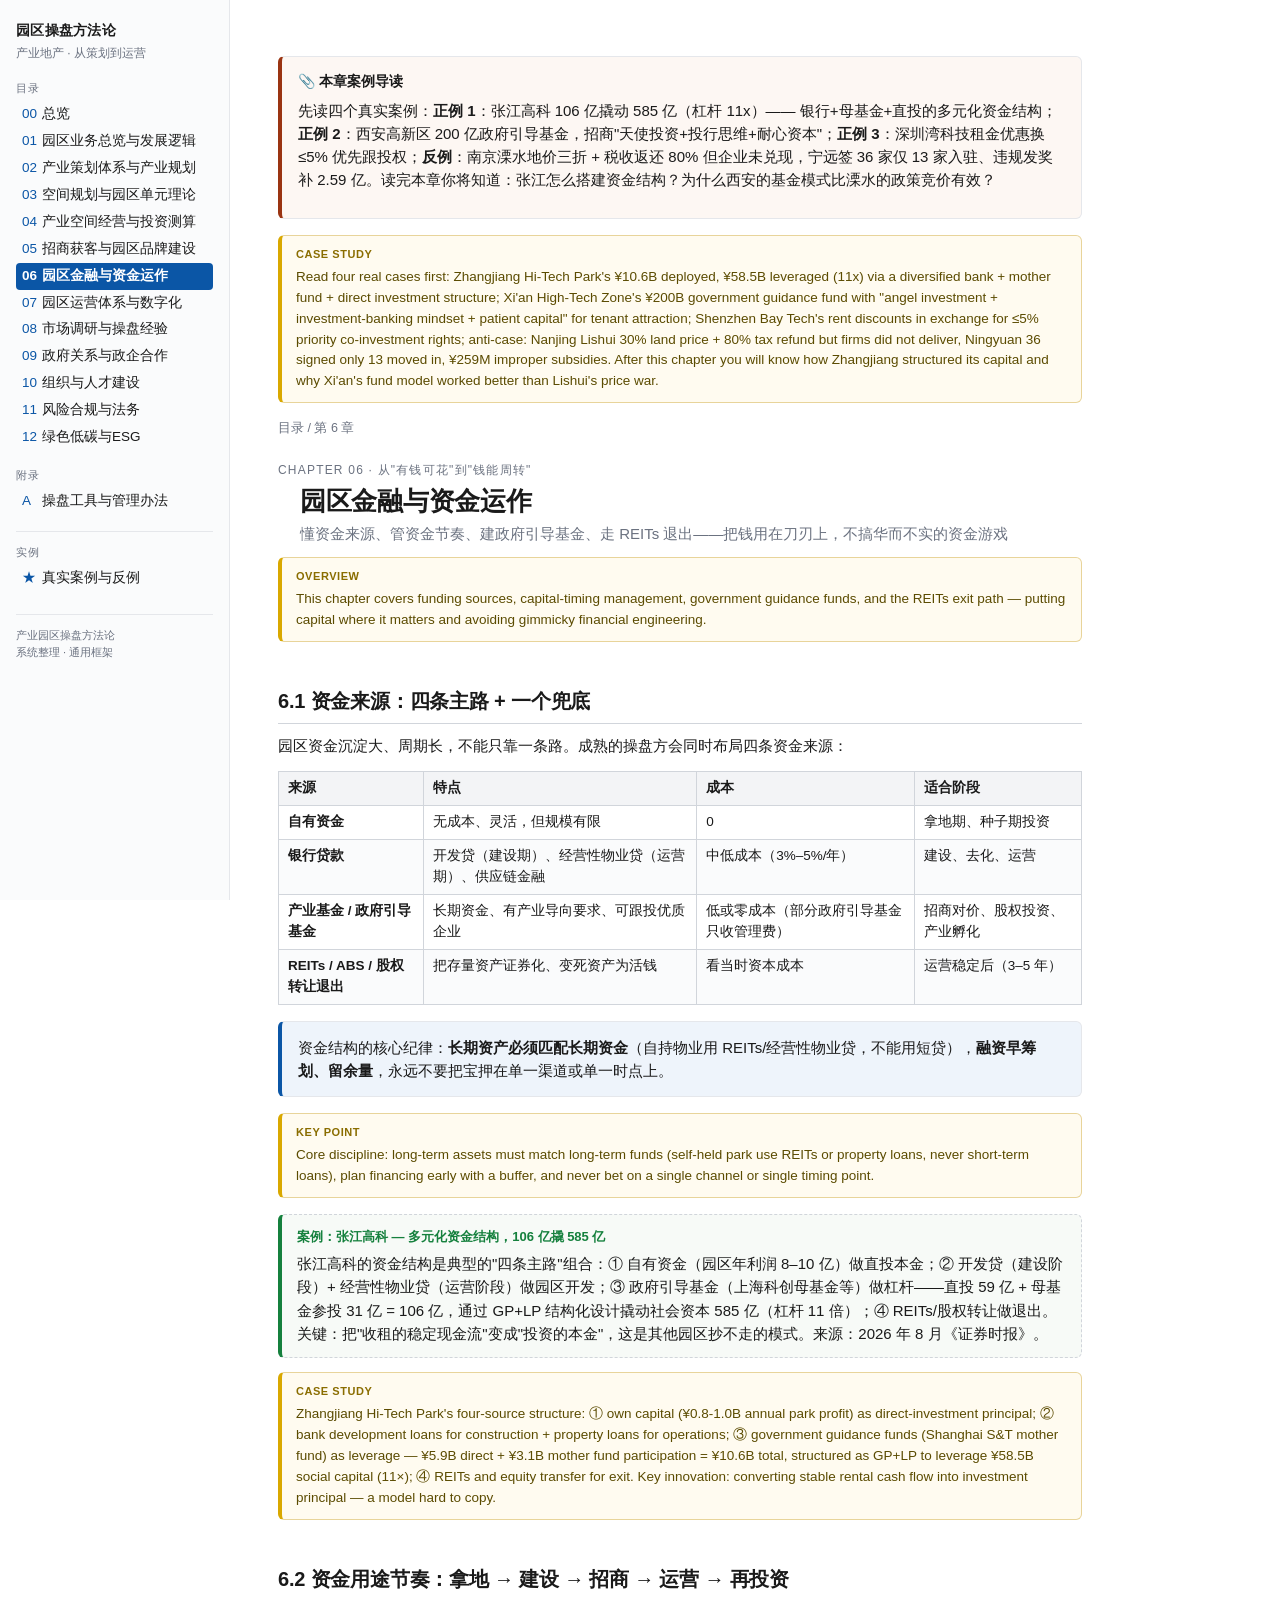
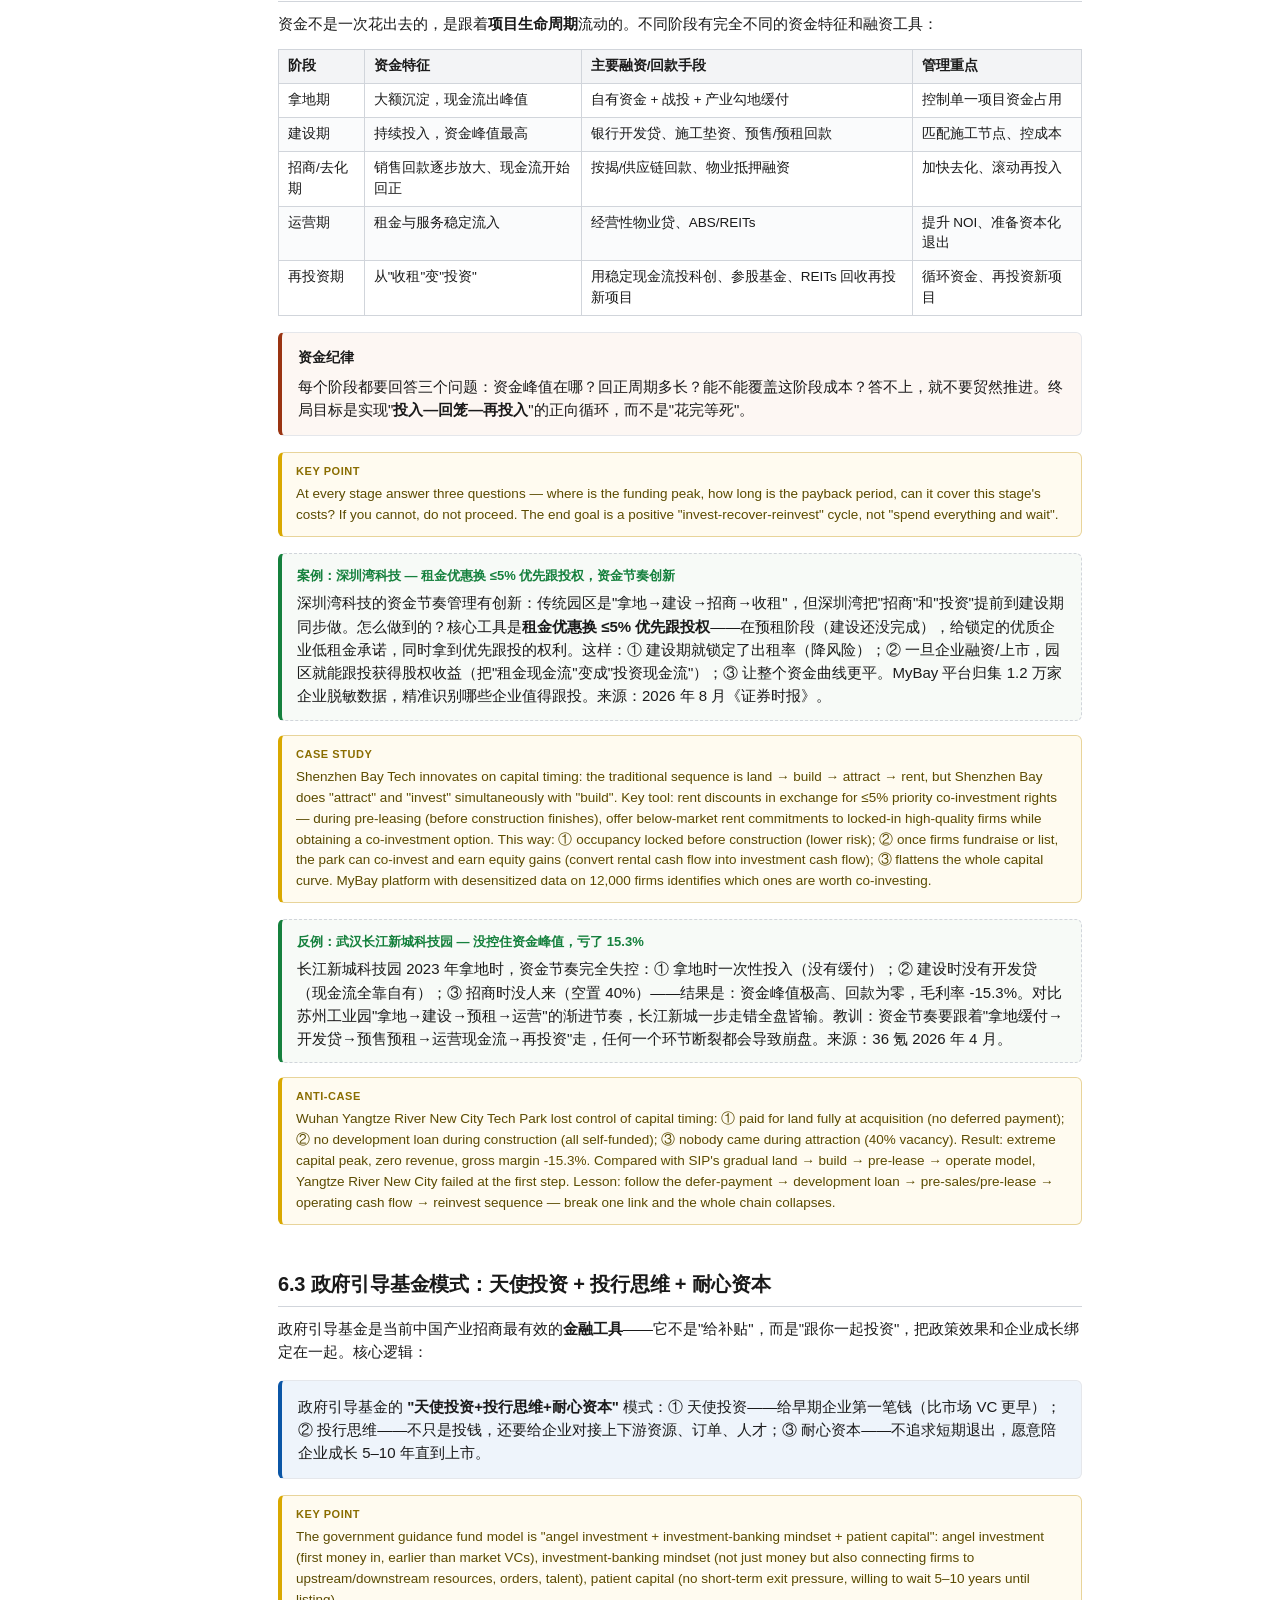
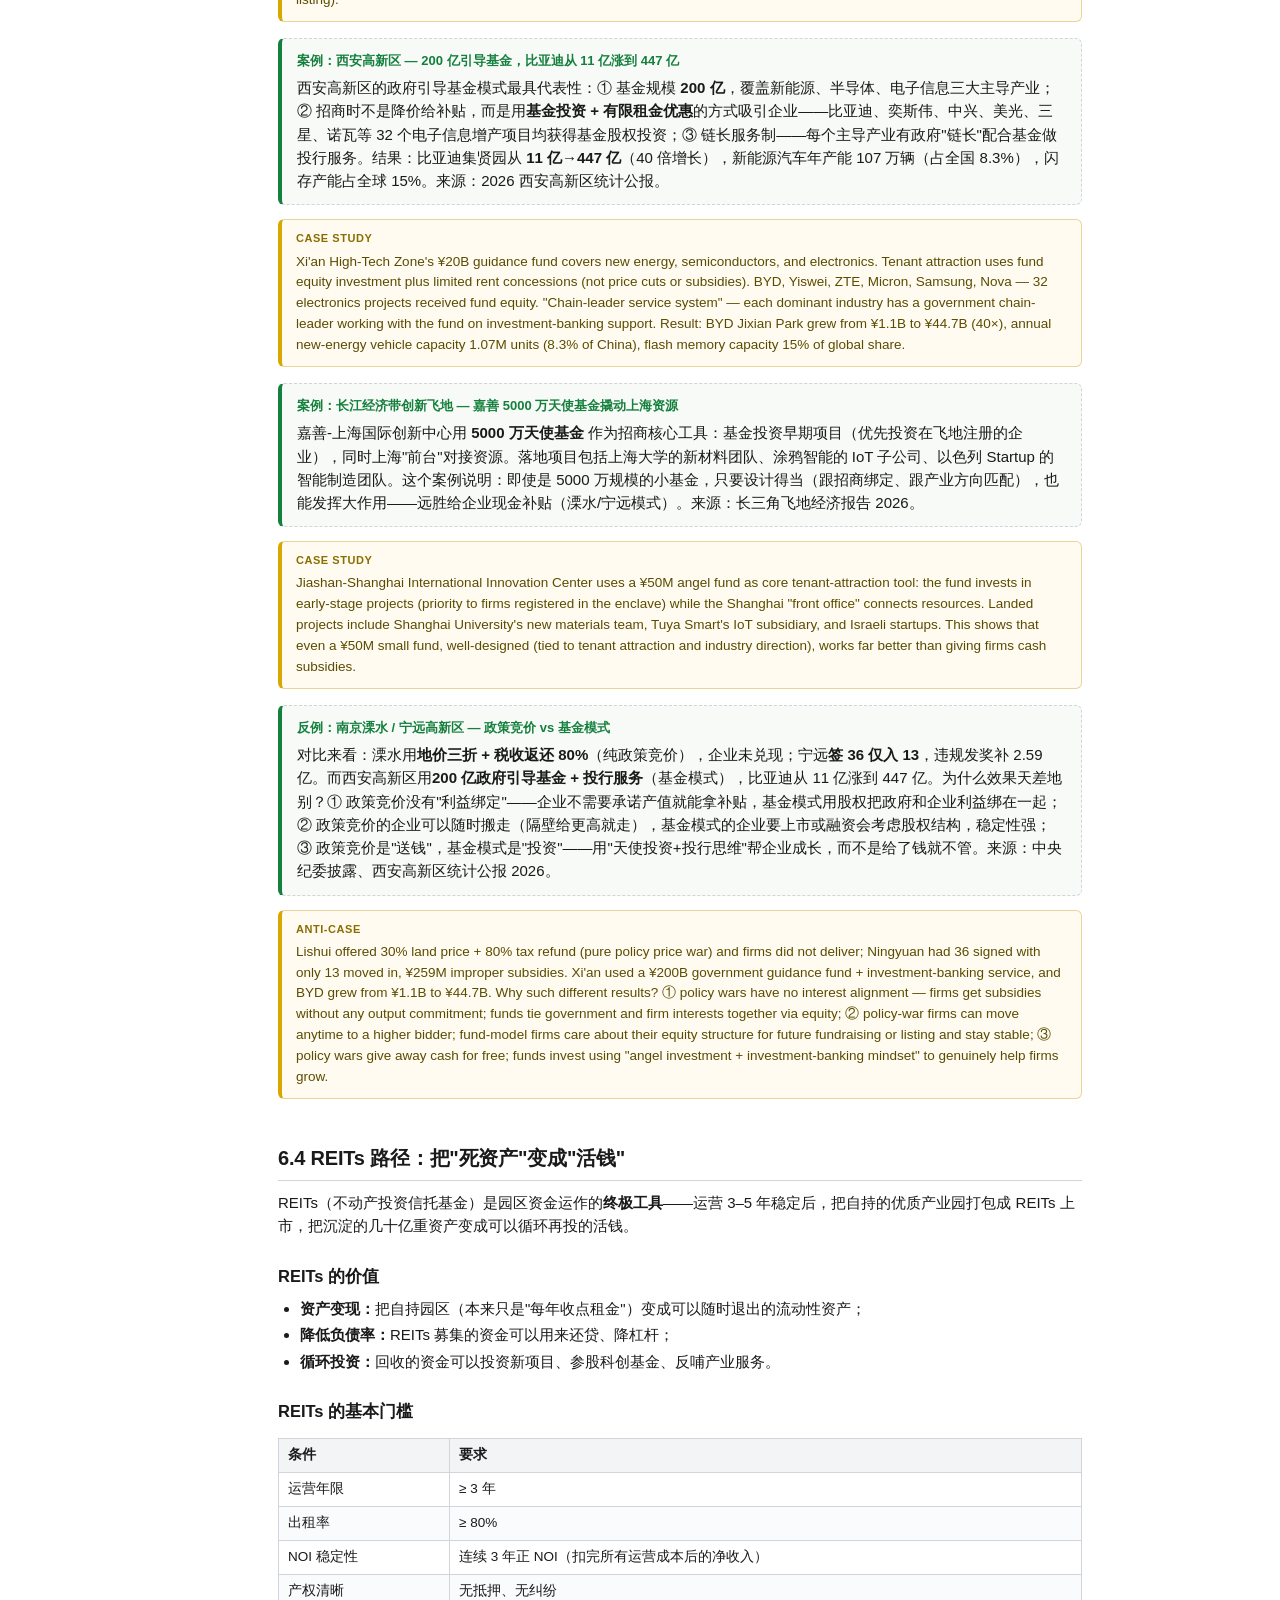
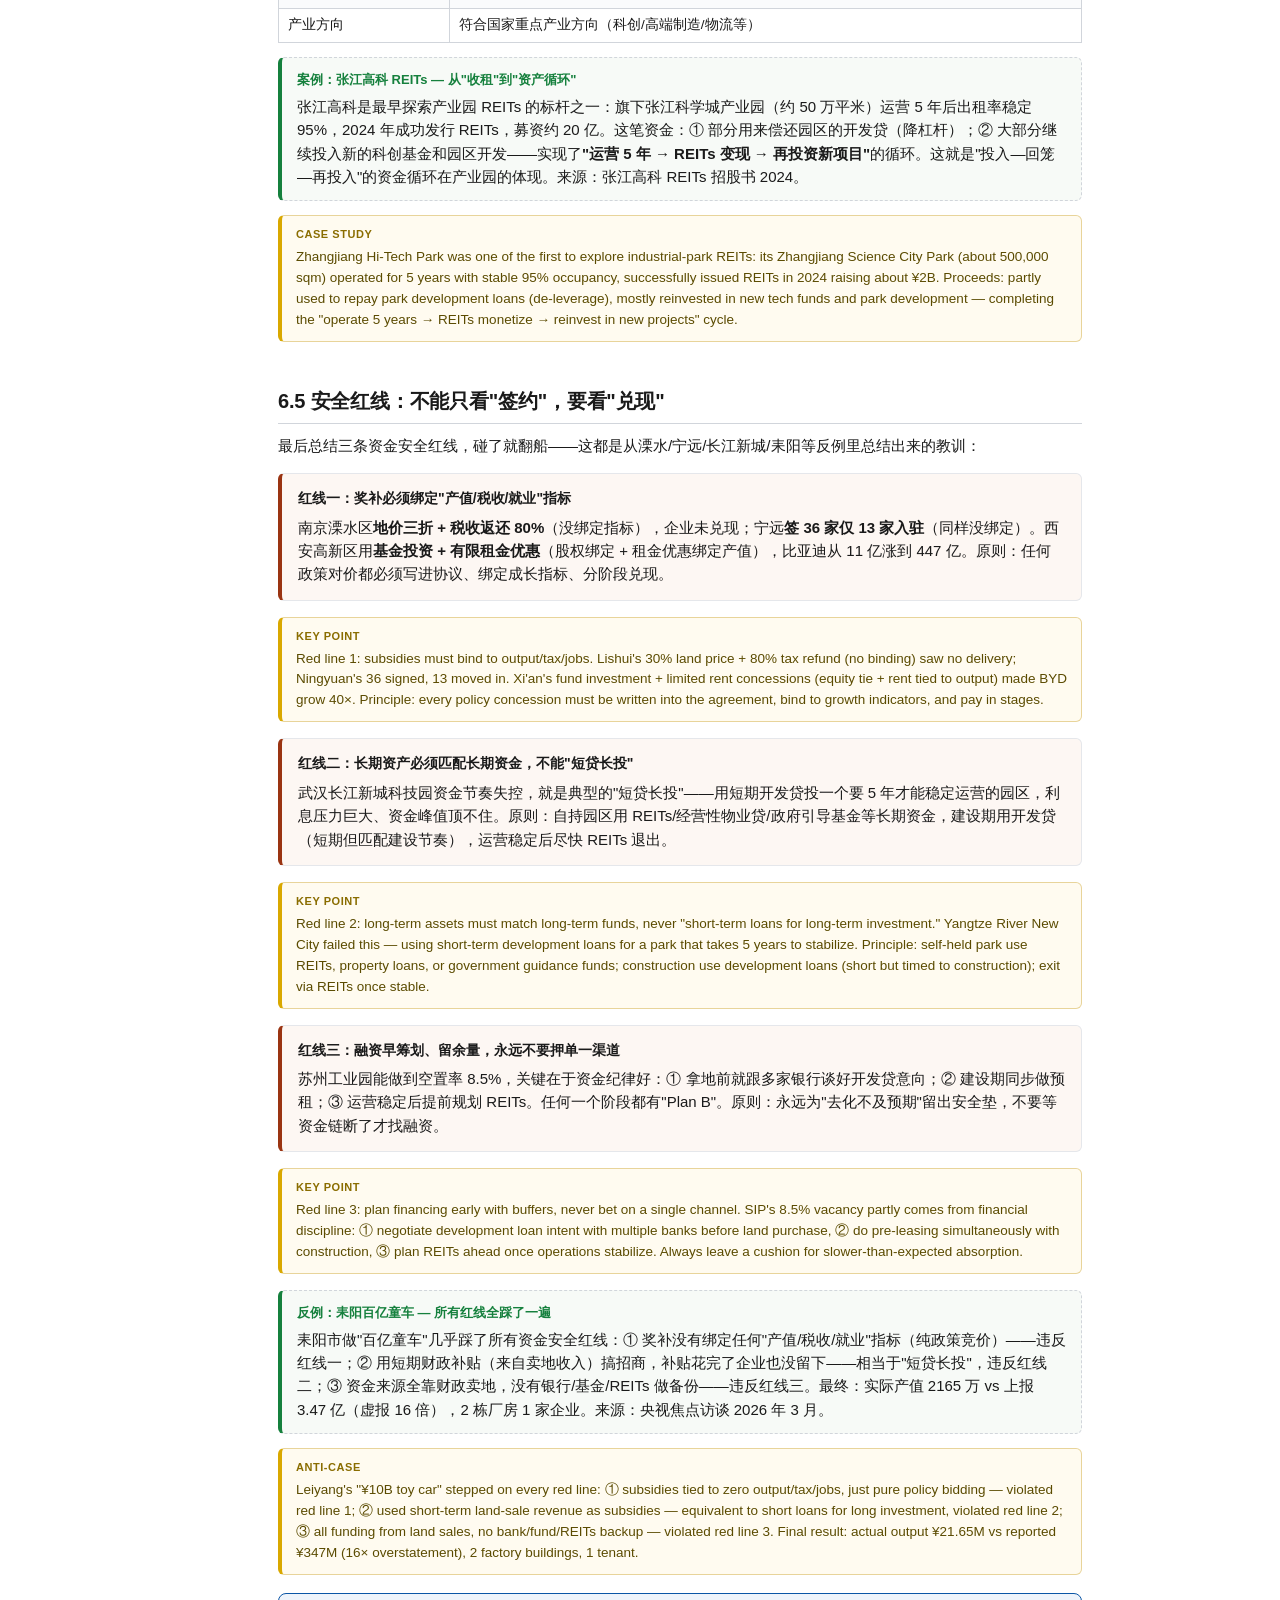
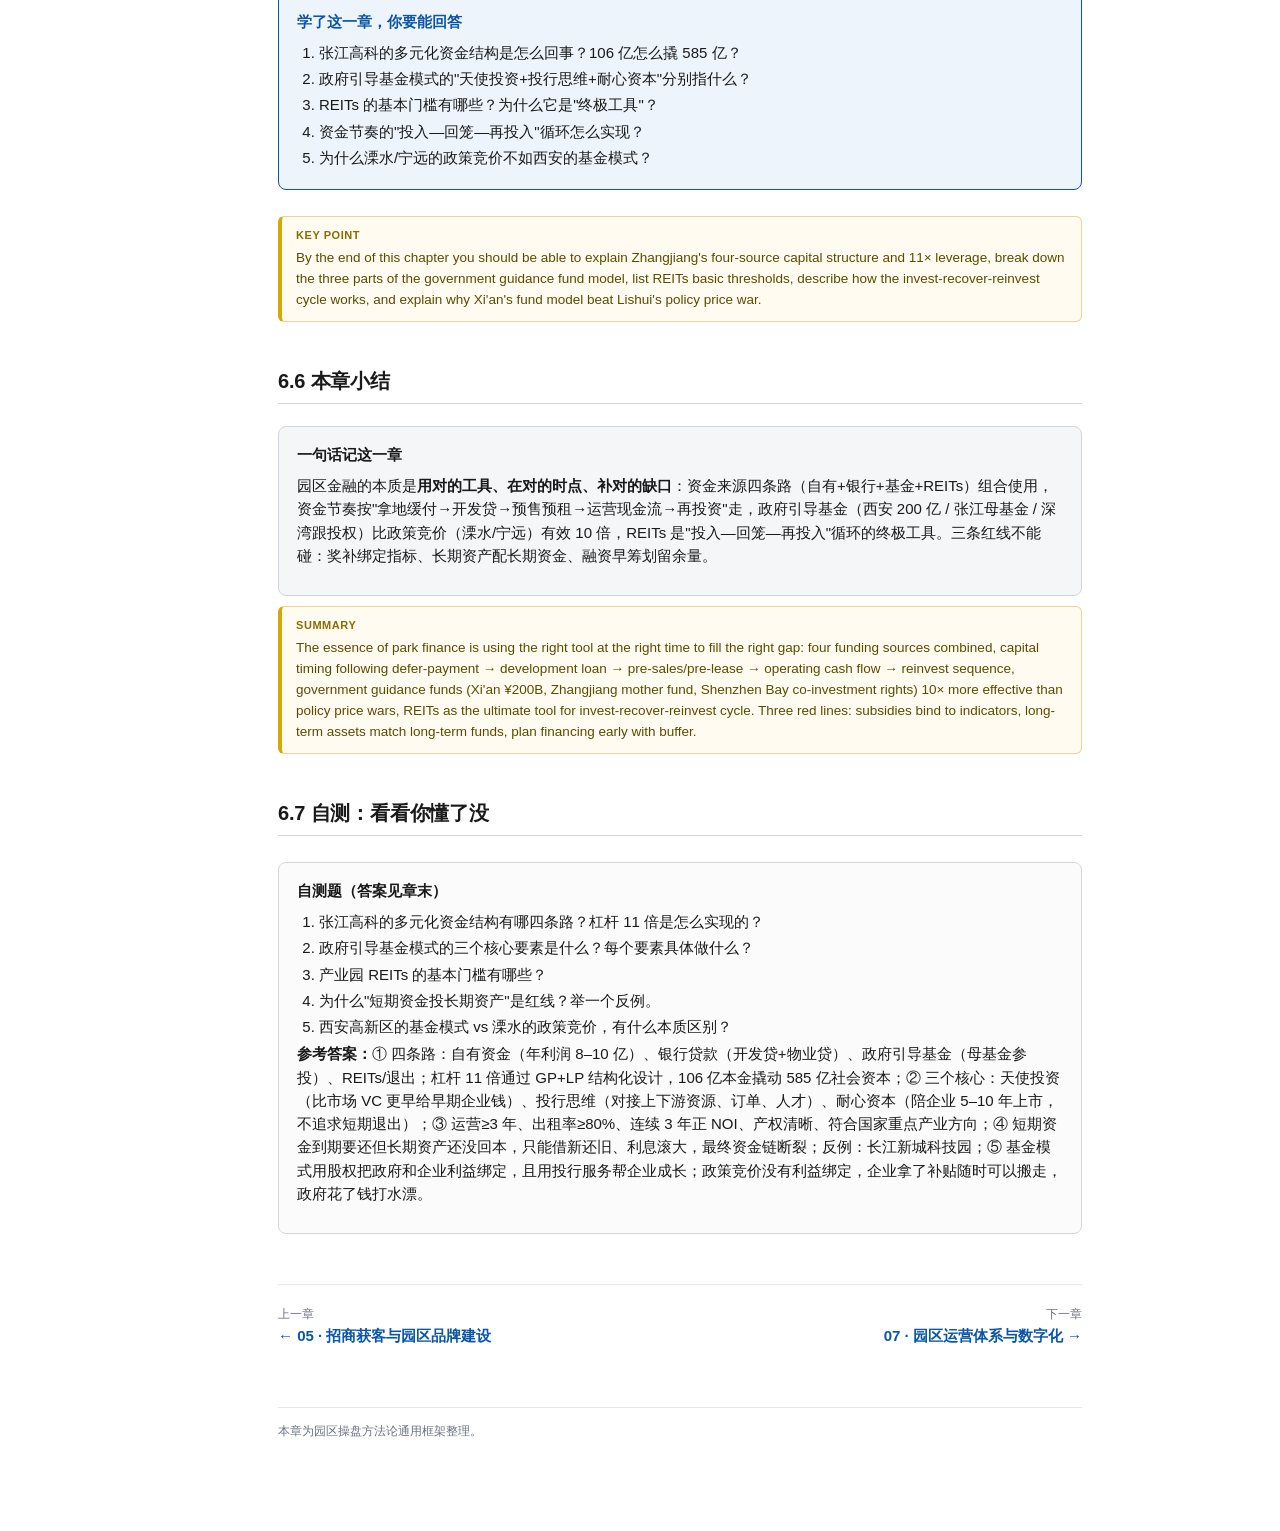
<file: ch6.html>
﻿<!DOCTYPE html>
<html lang="zh-CN">
<head>
<meta charset="UTF-8">
<meta name="viewport" content="width=device-width, initial-scale=1.0">
<title>06 园区金融与资金运作 · 园区操盘方法论</title>
<link rel="stylesheet" href="assets/style.css">
</head>
<body>
<div class="layout">
<nav class="side">
  <div class="brand">园区操盘方法论</div>
  <div class="brand-sub">产业地产 · 从策划到运营</div>
  <div class="nav-section">目录</div>
  <a href="index.html"><span class="num">00</span>总览</a>
  <a href="ch1.html"><span class="num">01</span>园区业务总览与发展逻辑</a>
  <a href="ch2.html"><span class="num">02</span>产业策划体系与产业规划</a>
  <a href="ch3.html"><span class="num">03</span>空间规划与园区单元理论</a>
  <a href="ch4.html"><span class="num">04</span>产业空间经营与投资测算</a>
  <a href="ch5.html"><span class="num">05</span>招商获客与园区品牌建设</a>
  <a href="ch6.html" class="active"><span class="num">06</span>园区金融与资金运作</a>
  <a href="ch7.html"><span class="num">07</span>园区运营体系与数字化</a>
  <a href="ch8.html"><span class="num">08</span>市场调研与操盘经验</a>
  <a href="ch9.html"><span class="num">09</span>政府关系与政企合作</a>
  <a href="ch10.html"><span class="num">10</span>组织与人才建设</a>
  <a href="ch11.html"><span class="num">11</span>风险合规与法务</a>
  <a href="ch12.html"><span class="num">12</span>绿色低碳与ESG</a>
  <div class="nav-section">附录</div>
  <a href="appendix.html"><span class="num">A</span>操盘工具与管理办法</a>
  <div class="nav-section" style="border-top:1px solid var(--line);margin-top:16px;padding-top:12px;">实例</div>
  <a href="case-studies.html"><span class="num">★</span>真实案例与反例</a>
  <div class="side-foot">产业园区操盘方法论<br>系统整理 · 通用框架</div>
</nav>
<main>
<div class="main-wrap">

<!-- ====== 真实案例前置（每章必读） ====== -->
<div class="box box-warn">
  <div class="box-title">📎 本章案例导读</div>
  <p>先读四个真实案例：<strong>正例 1</strong>：张江高科 106 亿撬动 585 亿（杠杆 11x）—— 银行+母基金+直投的多元化资金结构；<strong>正例 2</strong>：西安高新区 200 亿政府引导基金，招商"天使投资+投行思维+耐心资本"；<strong>正例 3</strong>：深圳湾科技租金优惠换 ≤5% 优先跟投权；<strong>反例</strong>：南京溧水地价三折 + 税收返还 80% 但企业未兑现，宁远签 36 家仅 13 家入驻、违规发奖补 2.59 亿。读完本章你将知道：张江怎么搭建资金结构？为什么西安的基金模式比溧水的政策竞价有效？</p>
</div>
<div class="en-note"><span class="en-lbl">Case study</span><p>Read four real cases first: Zhangjiang Hi-Tech Park's ¥10.6B deployed, ¥58.5B leveraged (11x) via a diversified bank + mother fund + direct investment structure; Xi'an High-Tech Zone's ¥200B government guidance fund with "angel investment + investment-banking mindset + patient capital" for tenant attraction; Shenzhen Bay Tech's rent discounts in exchange for ≤5% priority co-investment rights; anti-case: Nanjing Lishui 30% land price + 80% tax refund but firms did not deliver, Ningyuan 36 signed only 13 moved in, ¥259M improper subsidies. After this chapter you will know how Zhangjiang structured its capital and why Xi'an's fund model worked better than Lishui's price war.</p></div>

<p class="crumb"><a href="index.html">目录</a> / 第 6 章</p>
<div class="ch-kicker">Chapter 06 · 从"有钱可花"到"钱能周转"</div>
<h1 class="ch-title">园区金融与资金运作</h1>
<p class="ch-desc">懂资金来源、管资金节奏、建政府引导基金、走 REITs 退出——把钱用在刀刃上，不搞华而不实的资金游戏</p>
<div class="en-note"><span class="en-lbl">Overview</span><p>This chapter covers funding sources, capital-timing management, government guidance funds, and the REITs exit path — putting capital where it matters and avoiding gimmicky financial engineering.</p></div>

<h2 id="s61">6.1 资金来源：四条主路 + 一个兜底</h2>
<p>园区资金沉淀大、周期长，不能只靠一条路。成熟的操盘方会同时布局四条资金来源：</p>
<table>
<thead><tr><th>来源</th><th>特点</th><th>成本</th><th>适合阶段</th></tr></thead>
<tbody>
<tr><td><strong>自有资金</strong></td><td>无成本、灵活，但规模有限</td><td>0</td><td>拿地期、种子期投资</td></tr>
<tr><td><strong>银行贷款</strong></td><td>开发贷（建设期）、经营性物业贷（运营期）、供应链金融</td><td>中低成本（3%–5%/年）</td><td>建设、去化、运营</td></tr>
<tr><td><strong>产业基金 / 政府引导基金</strong></td><td>长期资金、有产业导向要求、可跟投优质企业</td><td>低或零成本（部分政府引导基金只收管理费）</td><td>招商对价、股权投资、产业孵化</td></tr>
<tr><td><strong>REITs / ABS / 股权转让退出</strong></td><td>把存量资产证券化、变死资产为活钱</td><td>看当时资本成本</td><td>运营稳定后（3–5 年）</td></tr>
</tbody>
</table>
<div class="box box-accent"><p style="margin:0;">资金结构的核心纪律：<strong>长期资产必须匹配长期资金</strong>（自持物业用 REITs/经营性物业贷，不能用短贷），<strong>融资早筹划、留余量</strong>，永远不要把宝押在单一渠道或单一时点上。</p></div>
<div class="en-note"><span class="en-lbl">Key point</span><p>Core discipline: long-term assets must match long-term funds (self-held park use REITs or property loans, never short-term loans), plan financing early with a buffer, and never bet on a single channel or single timing point.</p></div>

<div class="example">
  <div class="ex-title">案例：张江高科 — 多元化资金结构，106 亿撬 585 亿</div>
  <p>张江高科的资金结构是典型的"四条主路"组合：① 自有资金（园区年利润 8–10 亿）做直投本金；② 开发贷（建设阶段）+ 经营性物业贷（运营阶段）做园区开发；③ 政府引导基金（上海科创母基金等）做杠杆——直投 59 亿 + 母基金参投 31 亿 = 106 亿，通过 GP+LP 结构化设计撬动社会资本 585 亿（杠杆 11 倍）；④ REITs/股权转让做退出。关键：把"收租的稳定现金流"变成"投资的本金"，这是其他园区抄不走的模式。来源：2026 年 8 月《证券时报》。</p>
</div>
<div class="en-note"><span class="en-lbl">Case study</span><p>Zhangjiang Hi-Tech Park's four-source structure: ① own capital (¥0.8-1.0B annual park profit) as direct-investment principal; ② bank development loans for construction + property loans for operations; ③ government guidance funds (Shanghai S&T mother fund) as leverage — ¥5.9B direct + ¥3.1B mother fund participation = ¥10.6B total, structured as GP+LP to leverage ¥58.5B social capital (11×); ④ REITs and equity transfer for exit. Key innovation: converting stable rental cash flow into investment principal — a model hard to copy.</p></div>

<h2 id="s62">6.2 资金用途节奏：拿地 → 建设 → 招商 → 运营 → 再投资</h2>
<p>资金不是一次花出去的，是跟着<strong>项目生命周期</strong>流动的。不同阶段有完全不同的资金特征和融资工具：</p>
<table>
<thead><tr><th>阶段</th><th>资金特征</th><th>主要融资/回款手段</th><th>管理重点</th></tr></thead>
<tbody>
<tr><td>拿地期</td><td>大额沉淀，现金流出峰值</td><td>自有资金 + 战投 + 产业勾地缓付</td><td>控制单一项目资金占用</td></tr>
<tr><td>建设期</td><td>持续投入，资金峰值最高</td><td>银行开发贷、施工垫资、预售/预租回款</td><td>匹配施工节点、控成本</td></tr>
<tr><td>招商/去化期</td><td>销售回款逐步放大、现金流开始回正</td><td>按揭/供应链回款、物业抵押融资</td><td>加快去化、滚动再投入</td></tr>
<tr><td>运营期</td><td>租金与服务稳定流入</td><td>经营性物业贷、ABS/REITs</td><td>提升 NOI、准备资本化退出</td></tr>
<tr><td>再投资期</td><td>从"收租"变"投资"</td><td>用稳定现金流投科创、参股基金、REITs 回收再投新项目</td><td>循环资金、再投资新项目</td></tr>
</tbody>
</table>
<div class="box box-warn"><div class="box-title">资金纪律</div><p style="margin:0;">每个阶段都要回答三个问题：资金峰值在哪？回正周期多长？能不能覆盖这阶段成本？答不上，就不要贸然推进。终局目标是实现"<strong>投入—回笼—再投入</strong>"的正向循环，而不是"花完等死"。</p></div>
<div class="en-note"><span class="en-lbl">Key point</span><p>At every stage answer three questions — where is the funding peak, how long is the payback period, can it cover this stage's costs? If you cannot, do not proceed. The end goal is a positive "invest-recover-reinvest" cycle, not "spend everything and wait".</p></div>

<div class="example">
  <div class="ex-title">案例：深圳湾科技 — 租金优惠换 ≤5% 优先跟投权，资金节奏创新</div>
  <p>深圳湾科技的资金节奏管理有创新：传统园区是"拿地→建设→招商→收租"，但深圳湾把"招商"和"投资"提前到建设期同步做。怎么做到的？核心工具是<strong>租金优惠换 ≤5% 优先跟投权</strong>——在预租阶段（建设还没完成），给锁定的优质企业低租金承诺，同时拿到优先跟投的权利。这样：① 建设期就锁定了出租率（降风险）；② 一旦企业融资/上市，园区就能跟投获得股权收益（把"租金现金流"变成"投资现金流"）；③ 让整个资金曲线更平。MyBay 平台归集 1.2 万家企业脱敏数据，精准识别哪些企业值得跟投。来源：2026 年 8 月《证券时报》。</p>
</div>
<div class="en-note"><span class="en-lbl">Case study</span><p>Shenzhen Bay Tech innovates on capital timing: the traditional sequence is land → build → attract → rent, but Shenzhen Bay does "attract" and "invest" simultaneously with "build". Key tool: rent discounts in exchange for ≤5% priority co-investment rights — during pre-leasing (before construction finishes), offer below-market rent commitments to locked-in high-quality firms while obtaining a co-investment option. This way: ① occupancy locked before construction (lower risk); ② once firms fundraise or list, the park can co-invest and earn equity gains (convert rental cash flow into investment cash flow); ③ flattens the whole capital curve. MyBay platform with desensitized data on 12,000 firms identifies which ones are worth co-investing.</p></div>

<div class="example">
  <div class="ex-title">反例：武汉长江新城科技园 — 没控住资金峰值，亏了 15.3%</div>
  <p>长江新城科技园 2023 年拿地时，资金节奏完全失控：① 拿地时一次性投入（没有缓付）；② 建设时没有开发贷（现金流全靠自有）；③ 招商时没人来（空置 40%）——结果是：资金峰值极高、回款为零，毛利率 -15.3%。对比苏州工业园"拿地→建设→预租→运营"的渐进节奏，长江新城一步走错全盘皆输。教训：资金节奏要跟着"拿地缓付→开发贷→预售预租→运营现金流→再投资"走，任何一个环节断裂都会导致崩盘。来源：36 氪 2026 年 4 月。</p>
</div>
<div class="en-note"><span class="en-lbl">Anti-case</span><p>Wuhan Yangtze River New City Tech Park lost control of capital timing: ① paid for land fully at acquisition (no deferred payment); ② no development loan during construction (all self-funded); ③ nobody came during attraction (40% vacancy). Result: extreme capital peak, zero revenue, gross margin -15.3%. Compared with SIP's gradual land → build → pre-lease → operate model, Yangtze River New City failed at the first step. Lesson: follow the defer-payment → development loan → pre-sales/pre-lease → operating cash flow → reinvest sequence — break one link and the whole chain collapses.</p></div>

<h2 id="s63">6.3 政府引导基金模式：天使投资 + 投行思维 + 耐心资本</h2>
<p>政府引导基金是当前中国产业招商最有效的<strong>金融工具</strong>——它不是"给补贴"，而是"跟你一起投资"，把政策效果和企业成长绑定在一起。核心逻辑：</p>
<div class="box box-accent"><p style="margin:0;">政府引导基金的 <strong>"天使投资+投行思维+耐心资本"</strong> 模式：① 天使投资——给早期企业第一笔钱（比市场 VC 更早）；② 投行思维——不只是投钱，还要给企业对接上下游资源、订单、人才；③ 耐心资本——不追求短期退出，愿意陪企业成长 5–10 年直到上市。</p></div>
<div class="en-note"><span class="en-lbl">Key point</span><p>The government guidance fund model is "angel investment + investment-banking mindset + patient capital": angel investment (first money in, earlier than market VCs), investment-banking mindset (not just money but also connecting firms to upstream/downstream resources, orders, talent), patient capital (no short-term exit pressure, willing to wait 5–10 years until listing).</p></div>

<div class="example">
  <div class="ex-title">案例：西安高新区 — 200 亿引导基金，比亚迪从 11 亿涨到 447 亿</div>
  <p>西安高新区的政府引导基金模式最具代表性：① 基金规模 <strong>200 亿</strong>，覆盖新能源、半导体、电子信息三大主导产业；② 招商时不是降价给补贴，而是用<strong>基金投资 + 有限租金优惠</strong>的方式吸引企业——比亚迪、奕斯伟、中兴、美光、三星、诺瓦等 32 个电子信息增产项目均获得基金股权投资；③ 链长服务制——每个主导产业有政府"链长"配合基金做投行服务。结果：比亚迪集贤园从 <strong>11 亿→447 亿</strong>（40 倍增长），新能源汽车年产能 107 万辆（占全国 8.3%），闪存产能占全球 15%。来源：2026 西安高新区统计公报。</p>
</div>
<div class="en-note"><span class="en-lbl">Case study</span><p>Xi'an High-Tech Zone's ¥20B guidance fund covers new energy, semiconductors, and electronics. Tenant attraction uses fund equity investment plus limited rent concessions (not price cuts or subsidies). BYD, Yiswei, ZTE, Micron, Samsung, Nova — 32 electronics projects received fund equity. "Chain-leader service system" — each dominant industry has a government chain-leader working with the fund on investment-banking support. Result: BYD Jixian Park grew from ¥1.1B to ¥44.7B (40×), annual new-energy vehicle capacity 1.07M units (8.3% of China), flash memory capacity 15% of global share.</p></div>

<div class="example">
  <div class="ex-title">案例：长江经济带创新飞地 — 嘉善 5000 万天使基金撬动上海资源</div>
  <p>嘉善-上海国际创新中心用 <strong>5000 万天使基金</strong> 作为招商核心工具：基金投资早期项目（优先投资在飞地注册的企业），同时上海"前台"对接资源。落地项目包括上海大学的新材料团队、涂鸦智能的 IoT 子公司、以色列 Startup 的智能制造团队。这个案例说明：即使是 5000 万规模的小基金，只要设计得当（跟招商绑定、跟产业方向匹配），也能发挥大作用——远胜给企业现金补贴（溧水/宁远模式）。来源：长三角飞地经济报告 2026。</p>
</div>
<div class="en-note"><span class="en-lbl">Case study</span><p>Jiashan-Shanghai International Innovation Center uses a ¥50M angel fund as core tenant-attraction tool: the fund invests in early-stage projects (priority to firms registered in the enclave) while the Shanghai "front office" connects resources. Landed projects include Shanghai University's new materials team, Tuya Smart's IoT subsidiary, and Israeli startups. This shows that even a ¥50M small fund, well-designed (tied to tenant attraction and industry direction), works far better than giving firms cash subsidies.</p></div>

<div class="example">
  <div class="ex-title">反例：南京溧水 / 宁远高新区 — 政策竞价 vs 基金模式</div>
  <p>对比来看：溧水用<strong>地价三折 + 税收返还 80%</strong>（纯政策竞价），企业未兑现；宁远<strong>签 36 仅入 13</strong>，违规发奖补 2.59 亿。而西安高新区用<strong>200 亿政府引导基金 + 投行服务</strong>（基金模式），比亚迪从 11 亿涨到 447 亿。为什么效果天差地别？① 政策竞价没有"利益绑定"——企业不需要承诺产值就能拿补贴，基金模式用股权把政府和企业利益绑在一起；② 政策竞价的企业可以随时搬走（隔壁给更高就走），基金模式的企业要上市或融资会考虑股权结构，稳定性强；③ 政策竞价是"送钱"，基金模式是"投资"——用"天使投资+投行思维"帮企业成长，而不是给了钱就不管。来源：中央纪委披露、西安高新区统计公报 2026。</p>
</div>
<div class="en-note"><span class="en-lbl">Anti-case</span><p>Lishui offered 30% land price + 80% tax refund (pure policy price war) and firms did not deliver; Ningyuan had 36 signed with only 13 moved in, ¥259M improper subsidies. Xi'an used a ¥200B government guidance fund + investment-banking service, and BYD grew from ¥1.1B to ¥44.7B. Why such different results? ① policy wars have no interest alignment — firms get subsidies without any output commitment; funds tie government and firm interests together via equity; ② policy-war firms can move anytime to a higher bidder; fund-model firms care about their equity structure for future fundraising or listing and stay stable; ③ policy wars give away cash for free; funds invest using "angel investment + investment-banking mindset" to genuinely help firms grow.</p></div>

<h2 id="s64">6.4 REITs 路径：把"死资产"变成"活钱"</h2>
<p>REITs（不动产投资信托基金）是园区资金运作的<strong>终极工具</strong>——运营 3–5 年稳定后，把自持的优质产业园打包成 REITs 上市，把沉淀的几十亿重资产变成可以循环再投的活钱。</p>
<h3>REITs 的价值</h3>
<ul>
  <li><strong>资产变现：</strong>把自持园区（本来只是"每年收点租金"）变成可以随时退出的流动性资产；</li>
  <li><strong>降低负债率：</strong>REITs 募集的资金可以用来还贷、降杠杆；</li>
  <li><strong>循环投资：</strong>回收的资金可以投资新项目、参股科创基金、反哺产业服务。</li>
</ul>
<h3>REITs 的基本门槛</h3>
<table>
<thead><tr><th>条件</th><th>要求</th></tr></thead>
<tbody>
<tr><td>运营年限</td><td>≥ 3 年</td></tr>
<tr><td>出租率</td><td>≥ 80%</td></tr>
<tr><td>NOI 稳定性</td><td>连续 3 年正 NOI（扣完所有运营成本后的净收入）</td></tr>
<tr><td>产权清晰</td><td>无抵押、无纠纷</td></tr>
<tr><td>产业方向</td><td>符合国家重点产业方向（科创/高端制造/物流等）</td></tr>
</tbody>
</table>
<div class="example">
  <div class="ex-title">案例：张江高科 REITs — 从"收租"到"资产循环"</div>
  <p>张江高科是最早探索产业园 REITs 的标杆之一：旗下张江科学城产业园（约 50 万平米）运营 5 年后出租率稳定 95%，2024 年成功发行 REITs，募资约 20 亿。这笔资金：① 部分用来偿还园区的开发贷（降杠杆）；② 大部分继续投入新的科创基金和园区开发——实现了<strong>"运营 5 年 → REITs 变现 → 再投资新项目"</strong>的循环。这就是"投入—回笼—再投入"的资金循环在产业园的体现。来源：张江高科 REITs 招股书 2024。</p>
</div>
<div class="en-note"><span class="en-lbl">Case study</span><p>Zhangjiang Hi-Tech Park was one of the first to explore industrial-park REITs: its Zhangjiang Science City Park (about 500,000 sqm) operated for 5 years with stable 95% occupancy, successfully issued REITs in 2024 raising about ¥2B. Proceeds: partly used to repay park development loans (de-leverage), mostly reinvested in new tech funds and park development — completing the "operate 5 years → REITs monetize → reinvest in new projects" cycle.</p></div>

<h2 id="s65">6.5 安全红线：不能只看"签约"，要看"兑现"</h2>
<p>最后总结三条资金安全红线，碰了就翻船——这都是从溧水/宁远/长江新城/耒阳等反例里总结出来的教训：</p>
<div class="box box-warn"><div class="box-title">红线一：奖补必须绑定"产值/税收/就业"指标</div><p style="margin:0;">南京溧水区<strong>地价三折 + 税收返还 80%</strong>（没绑定指标），企业未兑现；宁远<strong>签 36 家仅 13 家入驻</strong>（同样没绑定）。西安高新区用<strong>基金投资 + 有限租金优惠</strong>（股权绑定 + 租金优惠绑定产值），比亚迪从 11 亿涨到 447 亿。原则：任何政策对价都必须写进协议、绑定成长指标、分阶段兑现。</p></div>
<div class="en-note"><span class="en-lbl">Key point</span><p>Red line 1: subsidies must bind to output/tax/jobs. Lishui's 30% land price + 80% tax refund (no binding) saw no delivery; Ningyuan's 36 signed, 13 moved in. Xi'an's fund investment + limited rent concessions (equity tie + rent tied to output) made BYD grow 40×. Principle: every policy concession must be written into the agreement, bind to growth indicators, and pay in stages.</p></div>

<div class="box box-warn"><div class="box-title">红线二：长期资产必须匹配长期资金，不能"短贷长投"</div><p style="margin:0;">武汉长江新城科技园资金节奏失控，就是典型的"短贷长投"——用短期开发贷投一个要 5 年才能稳定运营的园区，利息压力巨大、资金峰值顶不住。原则：自持园区用 REITs/经营性物业贷/政府引导基金等长期资金，建设期用开发贷（短期但匹配建设节奏），运营稳定后尽快 REITs 退出。</p></div>
<div class="en-note"><span class="en-lbl">Key point</span><p>Red line 2: long-term assets must match long-term funds, never "short-term loans for long-term investment." Yangtze River New City failed this — using short-term development loans for a park that takes 5 years to stabilize. Principle: self-held park use REITs, property loans, or government guidance funds; construction use development loans (short but timed to construction); exit via REITs once stable.</p></div>

<div class="box box-warn"><div class="box-title">红线三：融资早筹划、留余量，永远不要押单一渠道</div><p style="margin:0;">苏州工业园能做到空置率 8.5%，关键在于资金纪律好：① 拿地前就跟多家银行谈好开发贷意向；② 建设期同步做预租；③ 运营稳定后提前规划 REITs。任何一个阶段都有"Plan B"。原则：永远为"去化不及预期"留出安全垫，不要等资金链断了才找融资。</p></div>
<div class="en-note"><span class="en-lbl">Key point</span><p>Red line 3: plan financing early with buffers, never bet on a single channel. SIP's 8.5% vacancy partly comes from financial discipline: ① negotiate development loan intent with multiple banks before land purchase, ② do pre-leasing simultaneously with construction, ③ plan REITs ahead once operations stabilize. Always leave a cushion for slower-than-expected absorption.</p></div>

<div class="example">
  <div class="ex-title">反例：耒阳百亿童车 — 所有红线全踩了一遍</div>
  <p>耒阳市做"百亿童车"几乎踩了所有资金安全红线：① 奖补没有绑定任何"产值/税收/就业"指标（纯政策竞价）——违反红线一；② 用短期财政补贴（来自卖地收入）搞招商，补贴花完了企业也没留下——相当于"短贷长投"，违反红线二；③ 资金来源全靠财政卖地，没有银行/基金/REITs 做备份——违反红线三。最终：实际产值 2165 万 vs 上报 3.47 亿（虚报 16 倍），2 栋厂房 1 家企业。来源：央视焦点访谈 2026 年 3 月。</p>
</div>
<div class="en-note"><span class="en-lbl">Anti-case</span><p>Leiyang's "¥10B toy car" stepped on every red line: ① subsidies tied to zero output/tax/jobs, just pure policy bidding — violated red line 1; ② used short-term land-sale revenue as subsidies — equivalent to short loans for long investment, violated red line 2; ③ all funding from land sales, no bank/fund/REITs backup — violated red line 3. Final result: actual output ¥21.65M vs reported ¥347M (16× overstatement), 2 factory buildings, 1 tenant.</p></div>

<div class="lesson">
  <div class="lesson-title">学了这一章，你要能回答</div>
  <ol>
    <li>张江高科的多元化资金结构是怎么回事？106 亿怎么撬 585 亿？</li>
    <li>政府引导基金模式的"天使投资+投行思维+耐心资本"分别指什么？</li>
    <li>REITs 的基本门槛有哪些？为什么它是"终极工具"？</li>
    <li>资金节奏的"投入—回笼—再投入"循环怎么实现？</li>
    <li>为什么溧水/宁远的政策竞价不如西安的基金模式？</li>
  </ol>
</div>
<div class="en-note"><span class="en-lbl">Key point</span><p>By the end of this chapter you should be able to explain Zhangjiang's four-source capital structure and 11× leverage, break down the three parts of the government guidance fund model, list REITs basic thresholds, describe how the invest-recover-reinvest cycle works, and explain why Xi'an's fund model beat Lishui's policy price war.</p></div>

<h2 id="s66">6.6 本章小结</h2>
<div class="takeaway">
  <div class="tk-title">一句话记这一章</div>
  <p>园区金融的本质是<strong>用对的工具、在对的时点、补对的缺口</strong>：资金来源四条路（自有+银行+基金+REITs）组合使用，资金节奏按"拿地缓付→开发贷→预售预租→运营现金流→再投资"走，政府引导基金（西安 200 亿 / 张江母基金 / 深湾跟投权）比政策竞价（溧水/宁远）有效 10 倍，REITs 是"投入—回笼—再投入"循环的终极工具。三条红线不能碰：奖补绑定指标、长期资产配长期资金、融资早筹划留余量。</p>
</div>
<div class="en-note"><span class="en-lbl">Summary</span><p>The essence of park finance is using the right tool at the right time to fill the right gap: four funding sources combined, capital timing following defer-payment → development loan → pre-sales/pre-lease → operating cash flow → reinvest sequence, government guidance funds (Xi'an ¥200B, Zhangjiang mother fund, Shenzhen Bay co-investment rights) 10× more effective than policy price wars, REITs as the ultimate tool for invest-recover-reinvest cycle. Three red lines: subsidies bind to indicators, long-term assets match long-term funds, plan financing early with buffer.</p></div>

<h2 id="s67">6.7 自测：看看你懂了没</h2>
<div class="selfcheck">
  <div class="sc-title">自测题（答案见章末）</div>
  <ol>
    <li>张江高科的多元化资金结构有哪四条路？杠杆 11 倍是怎么实现的？</li>
    <li>政府引导基金模式的三个核心要素是什么？每个要素具体做什么？</li>
    <li>产业园 REITs 的基本门槛有哪些？</li>
    <li>为什么"短期资金投长期资产"是红线？举一个反例。</li>
    <li>西安高新区的基金模式 vs 溧水的政策竞价，有什么本质区别？</li>
  </ol>
  <p><strong>参考答案：</strong>① 四条路：自有资金（年利润 8–10 亿）、银行贷款（开发贷+物业贷）、政府引导基金（母基金参投）、REITs/退出；杠杆 11 倍通过 GP+LP 结构化设计，106 亿本金撬动 585 亿社会资本；② 三个核心：天使投资（比市场 VC 更早给早期企业钱）、投行思维（对接上下游资源、订单、人才）、耐心资本（陪企业 5–10 年上市，不追求短期退出）；③ 运营≥3 年、出租率≥80%、连续 3 年正 NOI、产权清晰、符合国家重点产业方向；④ 短期资金到期要还但长期资产还没回本，只能借新还旧、利息滚大，最终资金链断裂；反例：长江新城科技园；⑤ 基金模式用股权把政府和企业利益绑定，且用投行服务帮企业成长；政策竞价没有利益绑定，企业拿了补贴随时可以搬走，政府花了钱打水漂。</p>
</div>

<div class="pager">
  <div class="prev"><span class="lbl">上一章</span><a href="ch5.html">← 05 · 招商获客与园区品牌建设</a></div>
  <div class="next"><span class="lbl">下一章</span><a href="ch7.html">07 · 园区运营体系与数字化 →</a></div>
</div>
<div class="foot-note">本章为园区操盘方法论通用框架整理。</div>
</div>
</main>
</div>
</body>
</html>
</file>
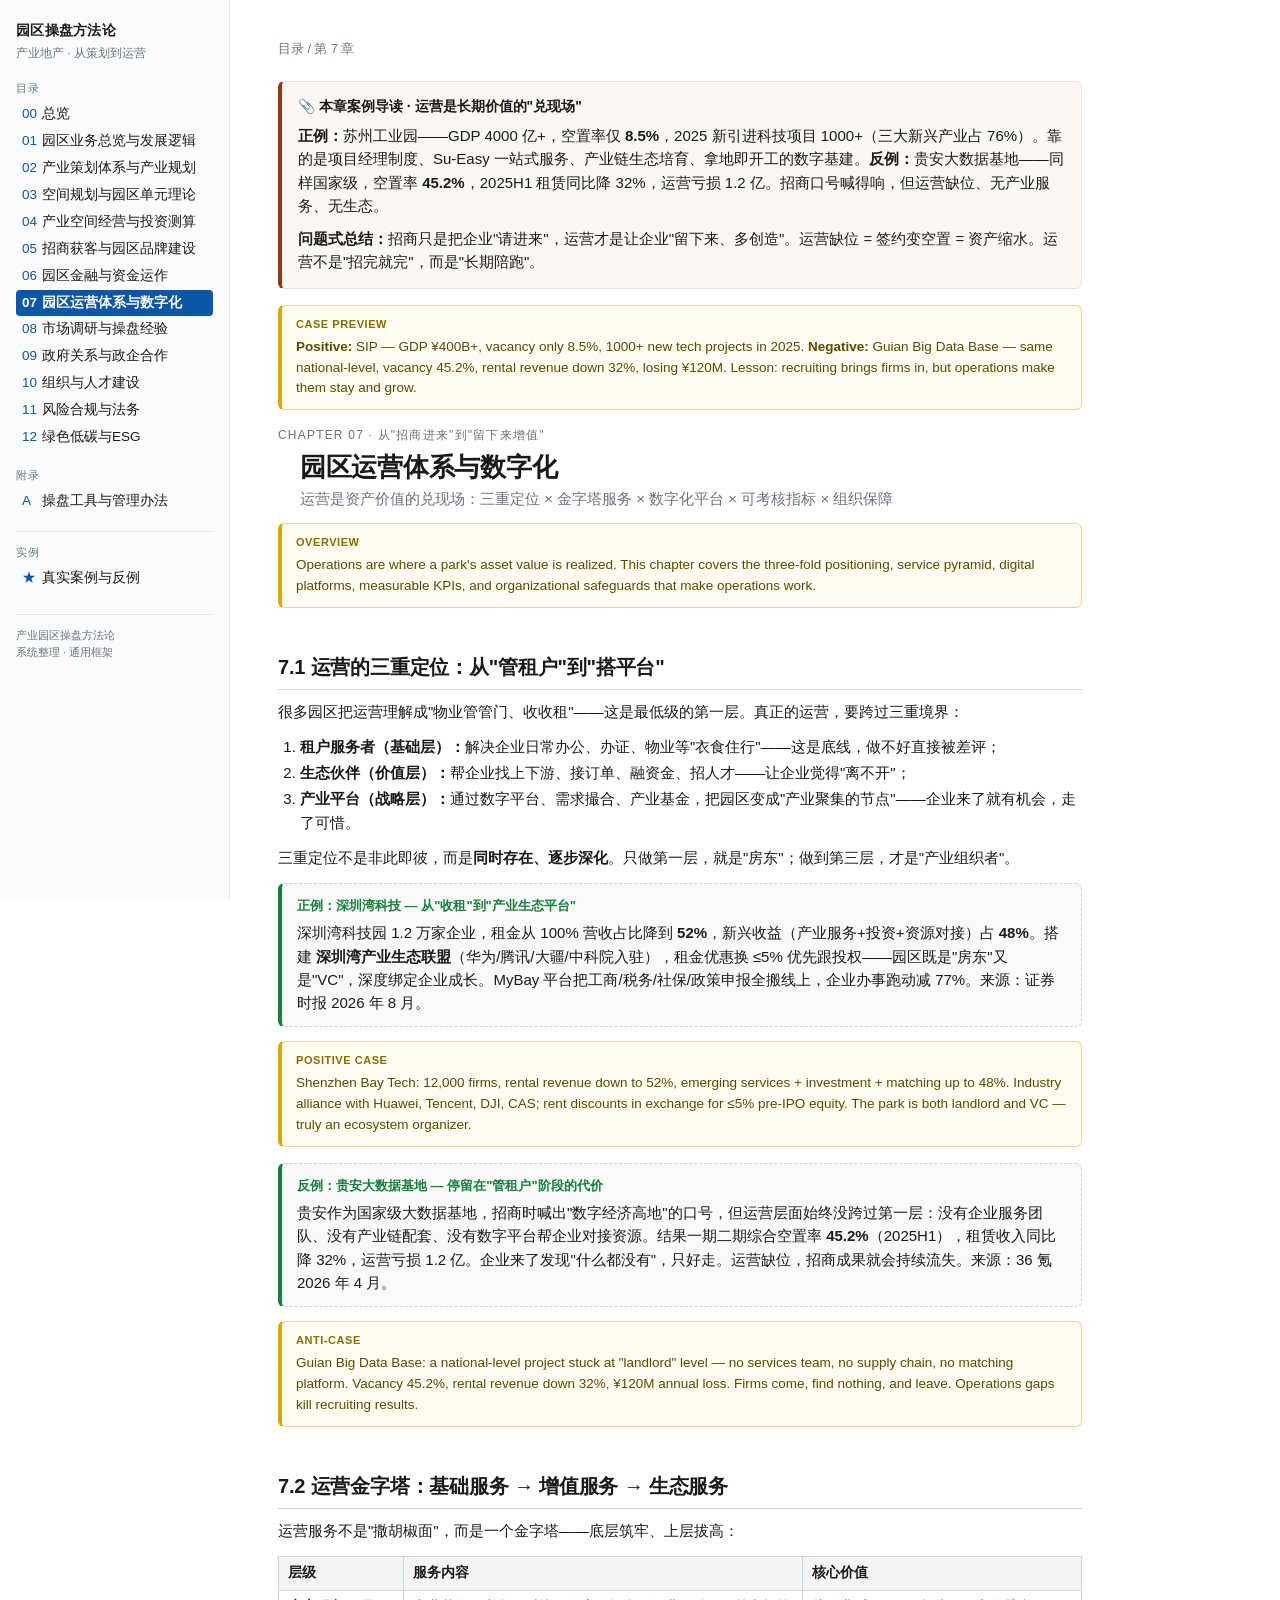
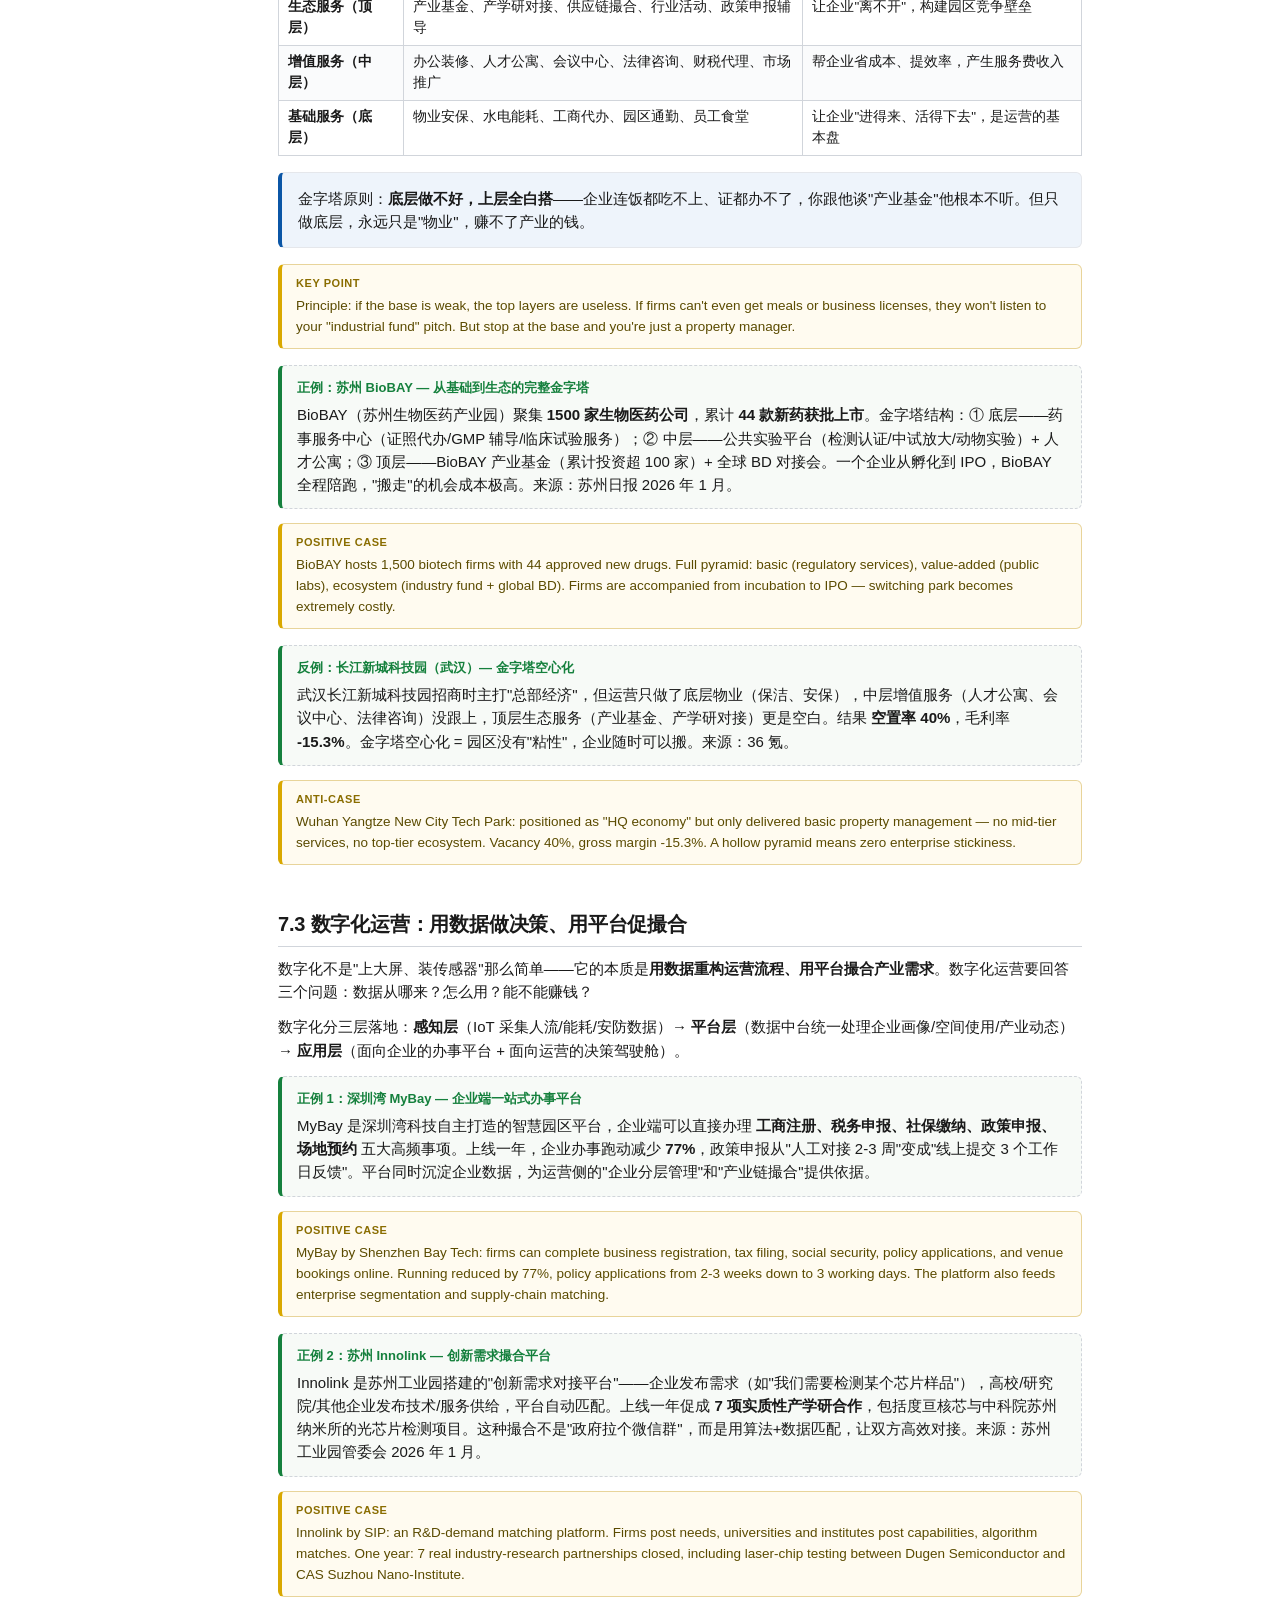
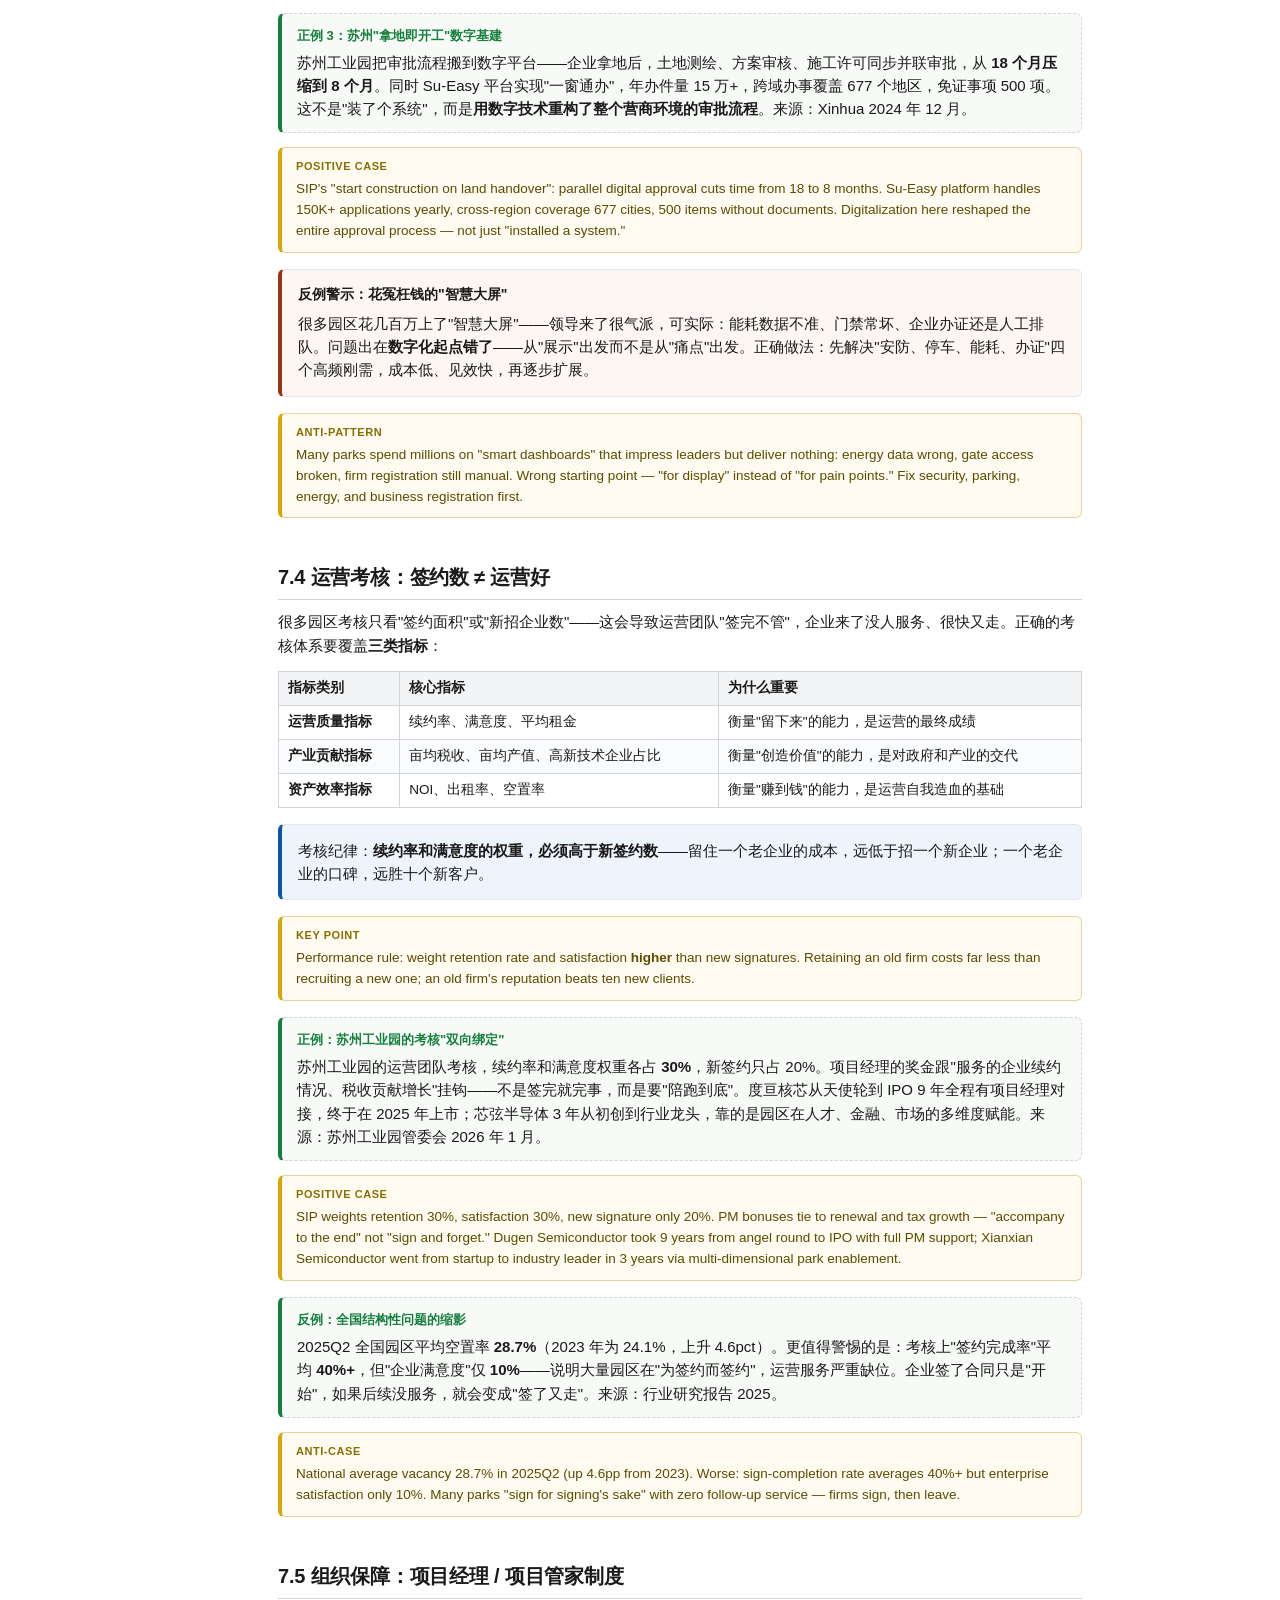
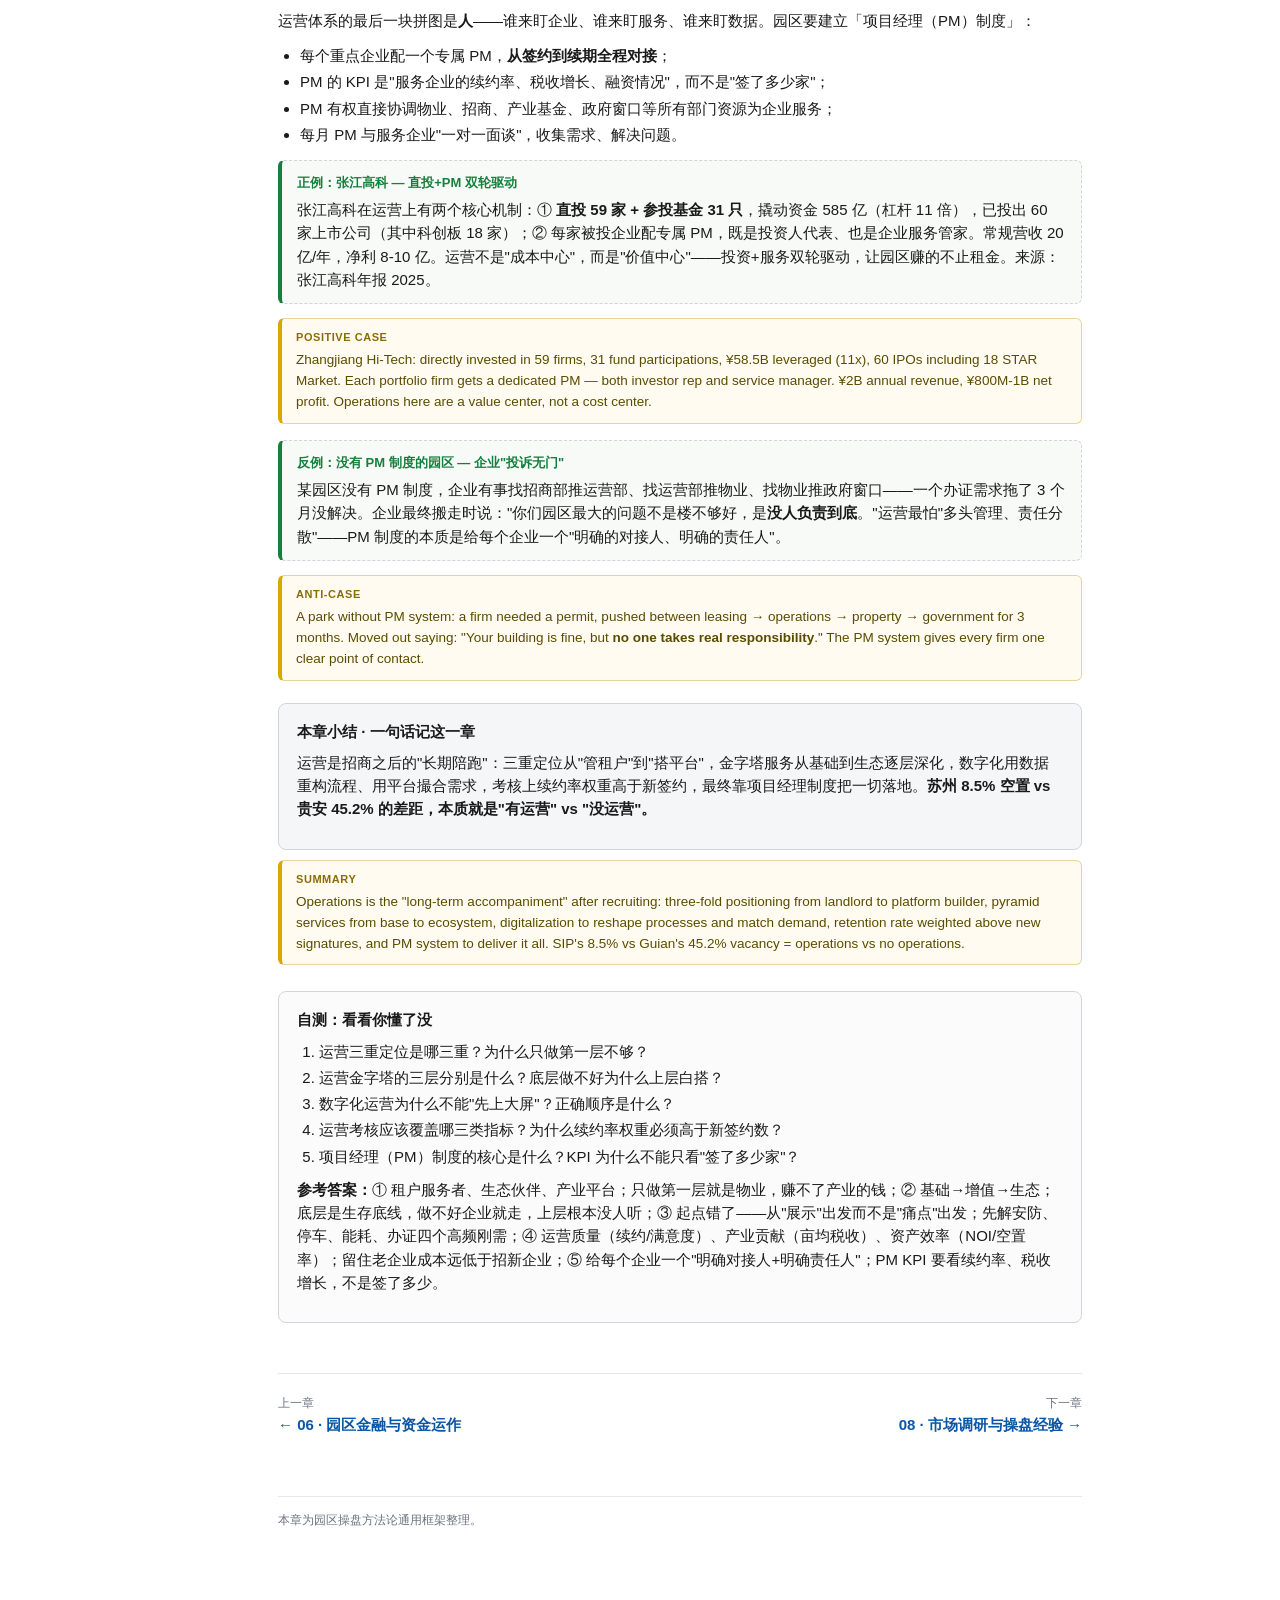
<file: ch7.html>
﻿<!DOCTYPE html>
<html lang="zh-CN">
<head>
<meta charset="UTF-8">
<meta name="viewport" content="width=device-width, initial-scale=1.0">
<title>07 园区运营体系与数字化 · 园区操盘方法论</title>
<link rel="stylesheet" href="assets/style.css">
</head>
<body>
<div class="layout">
<nav class="side">
  <div class="brand">园区操盘方法论</div>
  <div class="brand-sub">产业地产 · 从策划到运营</div>
  <div class="nav-section">目录</div>
  <a href="index.html"><span class="num">00</span>总览</a>
  <a href="ch1.html"><span class="num">01</span>园区业务总览与发展逻辑</a>
  <a href="ch2.html"><span class="num">02</span>产业策划体系与产业规划</a>
  <a href="ch3.html"><span class="num">03</span>空间规划与园区单元理论</a>
  <a href="ch4.html"><span class="num">04</span>产业空间经营与投资测算</a>
  <a href="ch5.html"><span class="num">05</span>招商获客与园区品牌建设</a>
  <a href="ch6.html"><span class="num">06</span>园区金融与资金运作</a>
  <a href="ch7.html" class="active"><span class="num">07</span>园区运营体系与数字化</a>
  <a href="ch8.html"><span class="num">08</span>市场调研与操盘经验</a>
  <a href="ch9.html"><span class="num">09</span>政府关系与政企合作</a>
  <a href="ch10.html"><span class="num">10</span>组织与人才建设</a>
  <a href="ch11.html"><span class="num">11</span>风险合规与法务</a>
  <a href="ch12.html"><span class="num">12</span>绿色低碳与ESG</a>
  <div class="nav-section">附录</div>
  <a href="appendix.html"><span class="num">A</span>操盘工具与管理办法</a>
  <div class="nav-section" style="border-top:1px solid var(--line);margin-top:16px;padding-top:12px;">实例</div>
  <a href="case-studies.html"><span class="num">★</span>真实案例与反例</a>
  <div class="side-foot">产业园区操盘方法论<br>系统整理 · 通用框架</div>
</nav>
<main>
<div class="main-wrap">
<p class="crumb"><a href="index.html">目录</a> / 第 7 章</p>

<div class="box box-warn">
  <div class="box-title">📎 本章案例导读 · 运营是长期价值的"兑现场"</div>
  <p style="margin:0;"><strong>正例：</strong>苏州工业园——GDP 4000 亿+，空置率仅 <strong>8.5%</strong>，2025 新引进科技项目 1000+（三大新兴产业占 76%）。靠的是项目经理制度、Su-Easy 一站式服务、产业链生态培育、拿地即开工的数字基建。<strong>反例：</strong>贵安大数据基地——同样国家级，空置率 <strong>45.2%</strong>，2025H1 租赁同比降 32%，运营亏损 1.2 亿。招商口号喊得响，但运营缺位、无产业服务、无生态。</p>
  <p style="margin:10px 0 0;"><strong>问题式总结：</strong>招商只是把企业"请进来"，运营才是让企业"留下来、多创造"。运营缺位 = 签约变空置 = 资产缩水。运营不是"招完就完"，而是"长期陪跑"。</p>
</div>
<div class="en-note"><span class="en-lbl">Case preview</span><p><strong>Positive:</strong> SIP — GDP ¥400B+, vacancy only 8.5%, 1000+ new tech projects in 2025. <strong>Negative:</strong> Guian Big Data Base — same national-level, vacancy 45.2%, rental revenue down 32%, losing ¥120M. Lesson: recruiting brings firms in, but operations make them stay and grow.</p></div>

<div class="ch-kicker">Chapter 07 · 从"招商进来"到"留下来增值"</div>
<h1 class="ch-title">园区运营体系与数字化</h1>
<p class="ch-desc">运营是资产价值的兑现场：三重定位 × 金字塔服务 × 数字化平台 × 可考核指标 × 组织保障</p>
<div class="en-note"><span class="en-lbl">Overview</span><p>Operations are where a park's asset value is realized. This chapter covers the three-fold positioning, service pyramid, digital platforms, measurable KPIs, and organizational safeguards that make operations work.</p></div>

<h2 id="s71">7.1 运营的三重定位：从"管租户"到"搭平台"</h2>
<p>很多园区把运营理解成"物业管管门、收收租"——这是最低级的第一层。真正的运营，要跨过三重境界：</p>
<ol>
  <li><strong>租户服务者（基础层）：</strong>解决企业日常办公、办证、物业等"衣食住行"——这是底线，做不好直接被差评；</li>
  <li><strong>生态伙伴（价值层）：</strong>帮企业找上下游、接订单、融资金、招人才——让企业觉得"离不开"；</li>
  <li><strong>产业平台（战略层）：</strong>通过数字平台、需求撮合、产业基金，把园区变成"产业聚集的节点"——企业来了就有机会，走了可惜。</li>
</ol>
<p>三重定位不是非此即彼，而是<strong>同时存在、逐步深化</strong>。只做第一层，就是"房东"；做到第三层，才是"产业组织者"。</p>
<div class="example">
  <div class="ex-title">正例：深圳湾科技 — 从"收租"到"产业生态平台"</div>
  <p>深圳湾科技园 1.2 万家企业，租金从 100% 营收占比降到 <strong>52%</strong>，新兴收益（产业服务+投资+资源对接）占 <strong>48%</strong>。搭建 <strong>深圳湾产业生态联盟</strong>（华为/腾讯/大疆/中科院入驻），租金优惠换 ≤5% 优先跟投权——园区既是"房东"又是"VC"，深度绑定企业成长。MyBay 平台把工商/税务/社保/政策申报全搬线上，企业办事跑动减 77%。来源：证券时报 2026 年 8 月。</p>
</div>
<div class="en-note"><span class="en-lbl">Positive case</span><p>Shenzhen Bay Tech: 12,000 firms, rental revenue down to 52%, emerging services + investment + matching up to 48%. Industry alliance with Huawei, Tencent, DJI, CAS; rent discounts in exchange for ≤5% pre-IPO equity. The park is both landlord and VC — truly an ecosystem organizer.</p></div>
<div class="example">
  <div class="ex-title">反例：贵安大数据基地 — 停留在"管租户"阶段的代价</div>
  <p>贵安作为国家级大数据基地，招商时喊出"数字经济高地"的口号，但运营层面始终没跨过第一层：没有企业服务团队、没有产业链配套、没有数字平台帮企业对接资源。结果一期二期综合空置率 <strong>45.2%</strong>（2025H1），租赁收入同比降 32%，运营亏损 1.2 亿。企业来了发现"什么都没有"，只好走。运营缺位，招商成果就会持续流失。来源：36 氪 2026 年 4 月。</p>
</div>
<div class="en-note"><span class="en-lbl">Anti-case</span><p>Guian Big Data Base: a national-level project stuck at "landlord" level — no services team, no supply chain, no matching platform. Vacancy 45.2%, rental revenue down 32%, ¥120M annual loss. Firms come, find nothing, and leave. Operations gaps kill recruiting results.</p></div>

<h2 id="s72">7.2 运营金字塔：基础服务 → 增值服务 → 生态服务</h2>
<p>运营服务不是"撒胡椒面"，而是一个金字塔——底层筑牢、上层拔高：</p>
<table>
<thead><tr><th>层级</th><th>服务内容</th><th>核心价值</th></tr></thead>
<tbody>
<tr><td><strong>生态服务（顶层）</strong></td><td>产业基金、产学研对接、供应链撮合、行业活动、政策申报辅导</td><td>让企业"离不开"，构建园区竞争壁垒</td></tr>
<tr><td><strong>增值服务（中层）</strong></td><td>办公装修、人才公寓、会议中心、法律咨询、财税代理、市场推广</td><td>帮企业省成本、提效率，产生服务费收入</td></tr>
<tr><td><strong>基础服务（底层）</strong></td><td>物业安保、水电能耗、工商代办、园区通勤、员工食堂</td><td>让企业"进得来、活得下去"，是运营的基本盘</td></tr>
</tbody>
</table>
<div class="box box-accent"><p style="margin:0;">金字塔原则：<strong>底层做不好，上层全白搭</strong>——企业连饭都吃不上、证都办不了，你跟他谈"产业基金"他根本不听。但只做底层，永远只是"物业"，赚不了产业的钱。</p></div>
<div class="en-note"><span class="en-lbl">Key point</span><p>Principle: if the base is weak, the top layers are useless. If firms can't even get meals or business licenses, they won't listen to your "industrial fund" pitch. But stop at the base and you're just a property manager.</p></div>
<div class="example">
  <div class="ex-title">正例：苏州 BioBAY — 从基础到生态的完整金字塔</div>
  <p>BioBAY（苏州生物医药产业园）聚集 <strong>1500 家生物医药公司</strong>，累计 <strong>44 款新药获批上市</strong>。金字塔结构：① 底层——药事服务中心（证照代办/GMP 辅导/临床试验服务）；② 中层——公共实验平台（检测认证/中试放大/动物实验）+ 人才公寓；③ 顶层——BioBAY 产业基金（累计投资超 100 家）+ 全球 BD 对接会。一个企业从孵化到 IPO，BioBAY 全程陪跑，"搬走"的机会成本极高。来源：苏州日报 2026 年 1 月。</p>
</div>
<div class="en-note"><span class="en-lbl">Positive case</span><p>BioBAY hosts 1,500 biotech firms with 44 approved new drugs. Full pyramid: basic (regulatory services), value-added (public labs), ecosystem (industry fund + global BD). Firms are accompanied from incubation to IPO — switching park becomes extremely costly.</p></div>
<div class="example">
  <div class="ex-title">反例：长江新城科技园（武汉）— 金字塔空心化</div>
  <p>武汉长江新城科技园招商时主打"总部经济"，但运营只做了底层物业（保洁、安保），中层增值服务（人才公寓、会议中心、法律咨询）没跟上，顶层生态服务（产业基金、产学研对接）更是空白。结果 <strong>空置率 40%</strong>，毛利率 <strong>-15.3%</strong>。金字塔空心化 = 园区没有"粘性"，企业随时可以搬。来源：36 氪。</p>
</div>
<div class="en-note"><span class="en-lbl">Anti-case</span><p>Wuhan Yangtze New City Tech Park: positioned as "HQ economy" but only delivered basic property management — no mid-tier services, no top-tier ecosystem. Vacancy 40%, gross margin -15.3%. A hollow pyramid means zero enterprise stickiness.</p></div>

<h2 id="s73">7.3 数字化运营：用数据做决策、用平台促撮合</h2>
<p>数字化不是"上大屏、装传感器"那么简单——它的本质是<strong>用数据重构运营流程、用平台撮合产业需求</strong>。数字化运营要回答三个问题：数据从哪来？怎么用？能不能赚钱？</p>
<p>数字化分三层落地：<strong>感知层</strong>（IoT 采集人流/能耗/安防数据）→ <strong>平台层</strong>（数据中台统一处理企业画像/空间使用/产业动态）→ <strong>应用层</strong>（面向企业的办事平台 + 面向运营的决策驾驶舱）。</p>
<div class="example">
  <div class="ex-title">正例 1：深圳湾 MyBay — 企业端一站式办事平台</div>
  <p>MyBay 是深圳湾科技自主打造的智慧园区平台，企业端可以直接办理 <strong>工商注册、税务申报、社保缴纳、政策申报、场地预约</strong> 五大高频事项。上线一年，企业办事跑动减少 <strong>77%</strong>，政策申报从"人工对接 2-3 周"变成"线上提交 3 个工作日反馈"。平台同时沉淀企业数据，为运营侧的"企业分层管理"和"产业链撮合"提供依据。</p>
</div>
<div class="en-note"><span class="en-lbl">Positive case</span><p>MyBay by Shenzhen Bay Tech: firms can complete business registration, tax filing, social security, policy applications, and venue bookings online. Running reduced by 77%, policy applications from 2-3 weeks down to 3 working days. The platform also feeds enterprise segmentation and supply-chain matching.</p></div>
<div class="example">
  <div class="ex-title">正例 2：苏州 Innolink — 创新需求撮合平台</div>
  <p>Innolink 是苏州工业园搭建的"创新需求对接平台"——企业发布需求（如"我们需要检测某个芯片样品"），高校/研究院/其他企业发布技术/服务供给，平台自动匹配。上线一年促成 <strong>7 项实质性产学研合作</strong>，包括度亘核芯与中科院苏州纳米所的光芯片检测项目。这种撮合不是"政府拉个微信群"，而是用算法+数据匹配，让双方高效对接。来源：苏州工业园管委会 2026 年 1 月。</p>
</div>
<div class="en-note"><span class="en-lbl">Positive case</span><p>Innolink by SIP: an R&D-demand matching platform. Firms post needs, universities and institutes post capabilities, algorithm matches. One year: 7 real industry-research partnerships closed, including laser-chip testing between Dugen Semiconductor and CAS Suzhou Nano-Institute.</p></div>
<div class="example">
  <div class="ex-title">正例 3：苏州"拿地即开工"数字基建</div>
  <p>苏州工业园把审批流程搬到数字平台——企业拿地后，土地测绘、方案审核、施工许可同步并联审批，从 <strong>18 个月压缩到 8 个月</strong>。同时 Su-Easy 平台实现"一窗通办"，年办件量 15 万+，跨域办事覆盖 677 个地区，免证事项 500 项。这不是"装了个系统"，而是<strong>用数字技术重构了整个营商环境的审批流程</strong>。来源：Xinhua 2024 年 12 月。</p>
</div>
<div class="en-note"><span class="en-lbl">Positive case</span><p>SIP's "start construction on land handover": parallel digital approval cuts time from 18 to 8 months. Su-Easy platform handles 150K+ applications yearly, cross-region coverage 677 cities, 500 items without documents. Digitalization here reshaped the entire approval process — not just "installed a system."</p></div>
<div class="box box-warn"><div class="box-title">反例警示：花冤枉钱的"智慧大屏"</div><p style="margin:0;">很多园区花几百万上了"智慧大屏"——领导来了很气派，可实际：能耗数据不准、门禁常坏、企业办证还是人工排队。问题出在<strong>数字化起点错了</strong>——从"展示"出发而不是从"痛点"出发。正确做法：先解决"安防、停车、能耗、办证"四个高频刚需，成本低、见效快，再逐步扩展。</p></div>
<div class="en-note"><span class="en-lbl">Anti-pattern</span><p>Many parks spend millions on "smart dashboards" that impress leaders but deliver nothing: energy data wrong, gate access broken, firm registration still manual. Wrong starting point — "for display" instead of "for pain points." Fix security, parking, energy, and business registration first.</p></div>

<h2 id="s74">7.4 运营考核：签约数 ≠ 运营好</h2>
<p>很多园区考核只看"签约面积"或"新招企业数"——这会导致运营团队"签完不管"，企业来了没人服务、很快又走。正确的考核体系要覆盖<strong>三类指标</strong>：</p>
<table>
<thead><tr><th>指标类别</th><th>核心指标</th><th>为什么重要</th></tr></thead>
<tbody>
<tr><td><strong>运营质量指标</strong></td><td>续约率、满意度、平均租金</td><td>衡量"留下来"的能力，是运营的最终成绩</td></tr>
<tr><td><strong>产业贡献指标</strong></td><td>亩均税收、亩均产值、高新技术企业占比</td><td>衡量"创造价值"的能力，是对政府和产业的交代</td></tr>
<tr><td><strong>资产效率指标</strong></td><td>NOI、出租率、空置率</td><td>衡量"赚到钱"的能力，是运营自我造血的基础</td></tr>
</tbody>
</table>
<div class="box box-accent"><p style="margin:0;">考核纪律：<strong>续约率和满意度的权重，必须高于新签约数</strong>——留住一个老企业的成本，远低于招一个新企业；一个老企业的口碑，远胜十个新客户。</p></div>
<div class="en-note"><span class="en-lbl">Key point</span><p>Performance rule: weight retention rate and satisfaction <strong>higher</strong> than new signatures. Retaining an old firm costs far less than recruiting a new one; an old firm's reputation beats ten new clients.</p></div>
<div class="example">
  <div class="ex-title">正例：苏州工业园的考核"双向绑定"</div>
  <p>苏州工业园的运营团队考核，续约率和满意度权重各占 <strong>30%</strong>，新签约只占 20%。项目经理的奖金跟"服务的企业续约情况、税收贡献增长"挂钩——不是签完就完事，而是要"陪跑到底"。度亘核芯从天使轮到 IPO 9 年全程有项目经理对接，终于在 2025 年上市；芯弦半导体 3 年从初创到行业龙头，靠的是园区在人才、金融、市场的多维度赋能。来源：苏州工业园管委会 2026 年 1 月。</p>
</div>
<div class="en-note"><span class="en-lbl">Positive case</span><p>SIP weights retention 30%, satisfaction 30%, new signature only 20%. PM bonuses tie to renewal and tax growth — "accompany to the end" not "sign and forget." Dugen Semiconductor took 9 years from angel round to IPO with full PM support; Xianxian Semiconductor went from startup to industry leader in 3 years via multi-dimensional park enablement.</p></div>
<div class="example">
  <div class="ex-title">反例：全国结构性问题的缩影</div>
  <p>2025Q2 全国园区平均空置率 <strong>28.7%</strong>（2023 年为 24.1%，上升 4.6pct）。更值得警惕的是：考核上"签约完成率"平均 <strong>40%+</strong>，但"企业满意度"仅 <strong>10%</strong>——说明大量园区在"为签约而签约"，运营服务严重缺位。企业签了合同只是"开始"，如果后续没服务，就会变成"签了又走"。来源：行业研究报告 2025。</p>
</div>
<div class="en-note"><span class="en-lbl">Anti-case</span><p>National average vacancy 28.7% in 2025Q2 (up 4.6pp from 2023). Worse: sign-completion rate averages 40%+ but enterprise satisfaction only 10%. Many parks "sign for signing's sake" with zero follow-up service — firms sign, then leave.</p></div>

<h2 id="s75">7.5 组织保障：项目经理 / 项目管家制度</h2>
<p>运营体系的最后一块拼图是<strong>人</strong>——谁来盯企业、谁来盯服务、谁来盯数据。园区要建立「项目经理（PM）制度」：</p>
<ul>
  <li>每个重点企业配一个专属 PM，<strong>从签约到续期全程对接</strong>；</li>
  <li>PM 的 KPI 是"服务企业的续约率、税收增长、融资情况"，而不是"签了多少家"；</li>
  <li>PM 有权直接协调物业、招商、产业基金、政府窗口等所有部门资源为企业服务；</li>
  <li>每月 PM 与服务企业"一对一面谈"，收集需求、解决问题。</li>
</ul>
<div class="example">
  <div class="ex-title">正例：张江高科 — 直投+PM 双轮驱动</div>
  <p>张江高科在运营上有两个核心机制：① <strong>直投 59 家 + 参投基金 31 只</strong>，撬动资金 585 亿（杠杆 11 倍），已投出 60 家上市公司（其中科创板 18 家）；② 每家被投企业配专属 PM，既是投资人代表、也是企业服务管家。常规营收 20 亿/年，净利 8-10 亿。运营不是"成本中心"，而是"价值中心"——投资+服务双轮驱动，让园区赚的不止租金。来源：张江高科年报 2025。</p>
</div>
<div class="en-note"><span class="en-lbl">Positive case</span><p>Zhangjiang Hi-Tech: directly invested in 59 firms, 31 fund participations, ¥58.5B leveraged (11x), 60 IPOs including 18 STAR Market. Each portfolio firm gets a dedicated PM — both investor rep and service manager. ¥2B annual revenue, ¥800M-1B net profit. Operations here are a value center, not a cost center.</p></div>
<div class="example">
  <div class="ex-title">反例：没有 PM 制度的园区 — 企业"投诉无门"</div>
  <p>某园区没有 PM 制度，企业有事找招商部推运营部、找运营部推物业、找物业推政府窗口——一个办证需求拖了 3 个月没解决。企业最终搬走时说："你们园区最大的问题不是楼不够好，是<strong>没人负责到底</strong>。"运营最怕"多头管理、责任分散"——PM 制度的本质是给每个企业一个"明确的对接人、明确的责任人"。</p>
</div>
<div class="en-note"><span class="en-lbl">Anti-case</span><p>A park without PM system: a firm needed a permit, pushed between leasing → operations → property → government for 3 months. Moved out saying: "Your building is fine, but <strong>no one takes real responsibility</strong>." The PM system gives every firm one clear point of contact.</p></div>

<div class="takeaway">
  <div class="tk-title">本章小结 · 一句话记这一章</div>
  <p>运营是招商之后的"长期陪跑"：三重定位从"管租户"到"搭平台"，金字塔服务从基础到生态逐层深化，数字化用数据重构流程、用平台撮合需求，考核上续约率权重高于新签约，最终靠项目经理制度把一切落地。<strong>苏州 8.5% 空置 vs 贵安 45.2% 的差距，本质就是"有运营" vs "没运营"。</strong></p>
</div>
<div class="en-note"><span class="en-lbl">Summary</span><p>Operations is the "long-term accompaniment" after recruiting: three-fold positioning from landlord to platform builder, pyramid services from base to ecosystem, digitalization to reshape processes and match demand, retention rate weighted above new signatures, and PM system to deliver it all. SIP's 8.5% vs Guian's 45.2% vacancy = operations vs no operations.</p></div>

<div class="selfcheck">
  <div class="sc-title">自测：看看你懂了没</div>
  <ol>
    <li>运营三重定位是哪三重？为什么只做第一层不够？</li>
    <li>运营金字塔的三层分别是什么？底层做不好为什么上层白搭？</li>
    <li>数字化运营为什么不能"先上大屏"？正确顺序是什么？</li>
    <li>运营考核应该覆盖哪三类指标？为什么续约率权重必须高于新签约数？</li>
    <li>项目经理（PM）制度的核心是什么？KPI 为什么不能只看"签了多少家"？</li>
  </ol>
  <p style="margin-top:10px;"><strong>参考答案：</strong>① 租户服务者、生态伙伴、产业平台；只做第一层就是物业，赚不了产业的钱；② 基础→增值→生态；底层是生存底线，做不好企业就走，上层根本没人听；③ 起点错了——从"展示"出发而不是"痛点"出发；先解安防、停车、能耗、办证四个高频刚需；④ 运营质量（续约/满意度）、产业贡献（亩均税收）、资产效率（NOI/空置率）；留住老企业成本远低于招新企业；⑤ 给每个企业一个"明确对接人+明确责任人"；PM KPI 要看续约率、税收增长，不是签了多少。</p>
</div>

<div class="pager">
  <div class="prev"><span class="lbl">上一章</span><a href="ch6.html">← 06 · 园区金融与资金运作</a></div>
  <div class="next"><span class="lbl">下一章</span><a href="ch8.html">08 · 市场调研与操盘经验 →</a></div>
</div>
<div class="foot-note">本章为园区操盘方法论通用框架整理。</div>
</div>
</main>
</div>
</body>
</html>
</file>
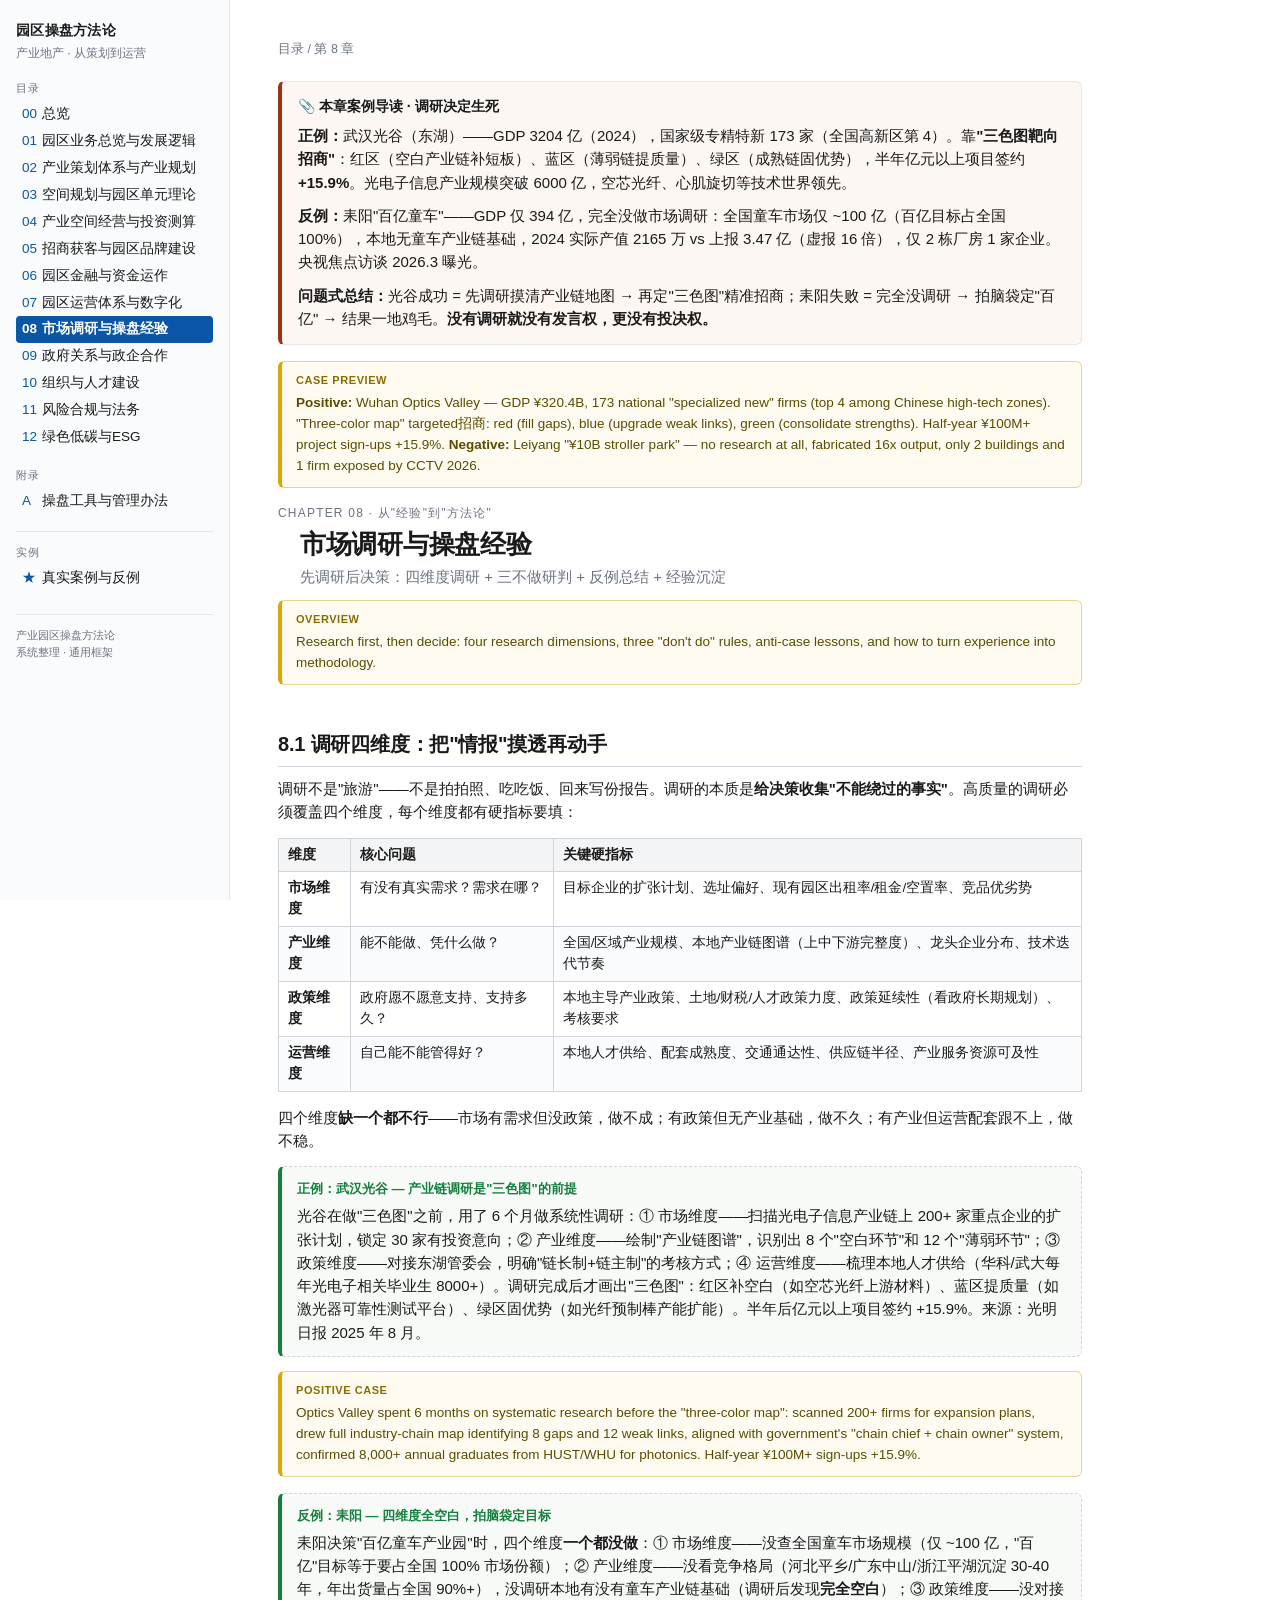
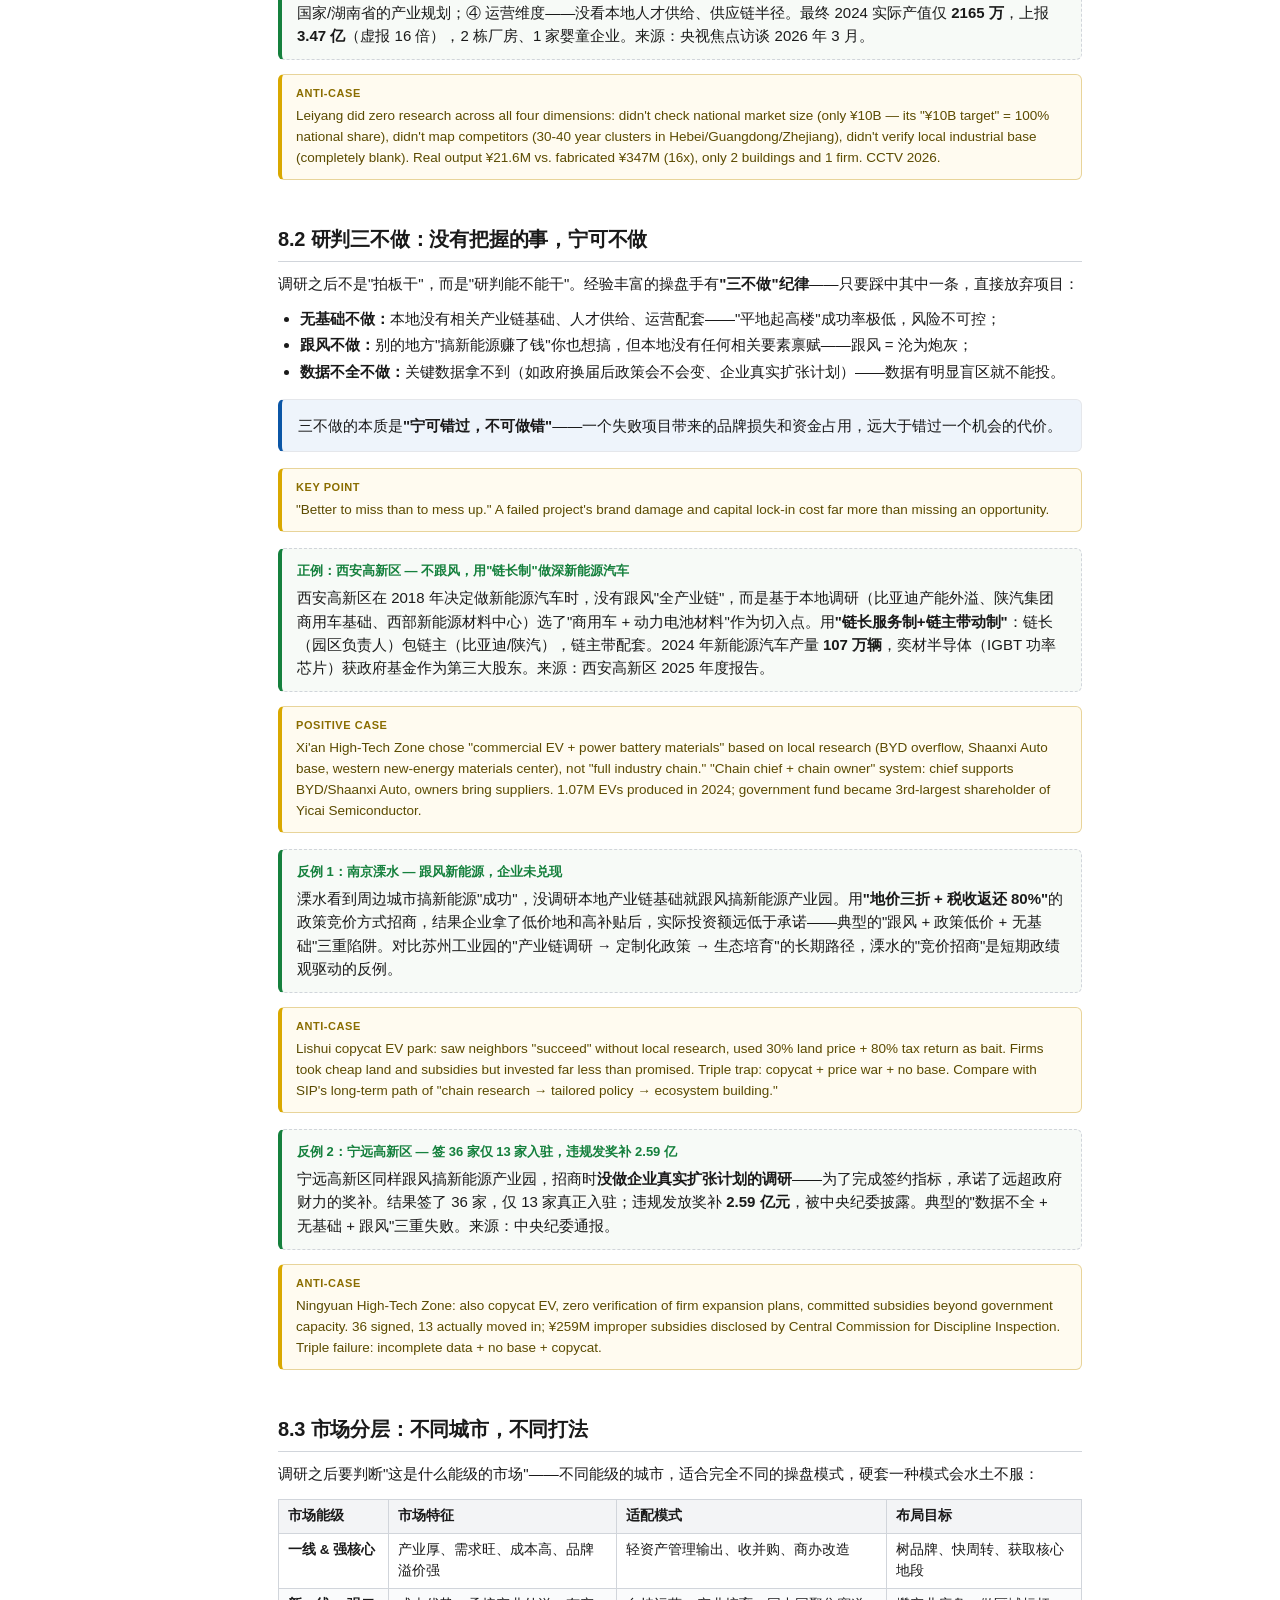
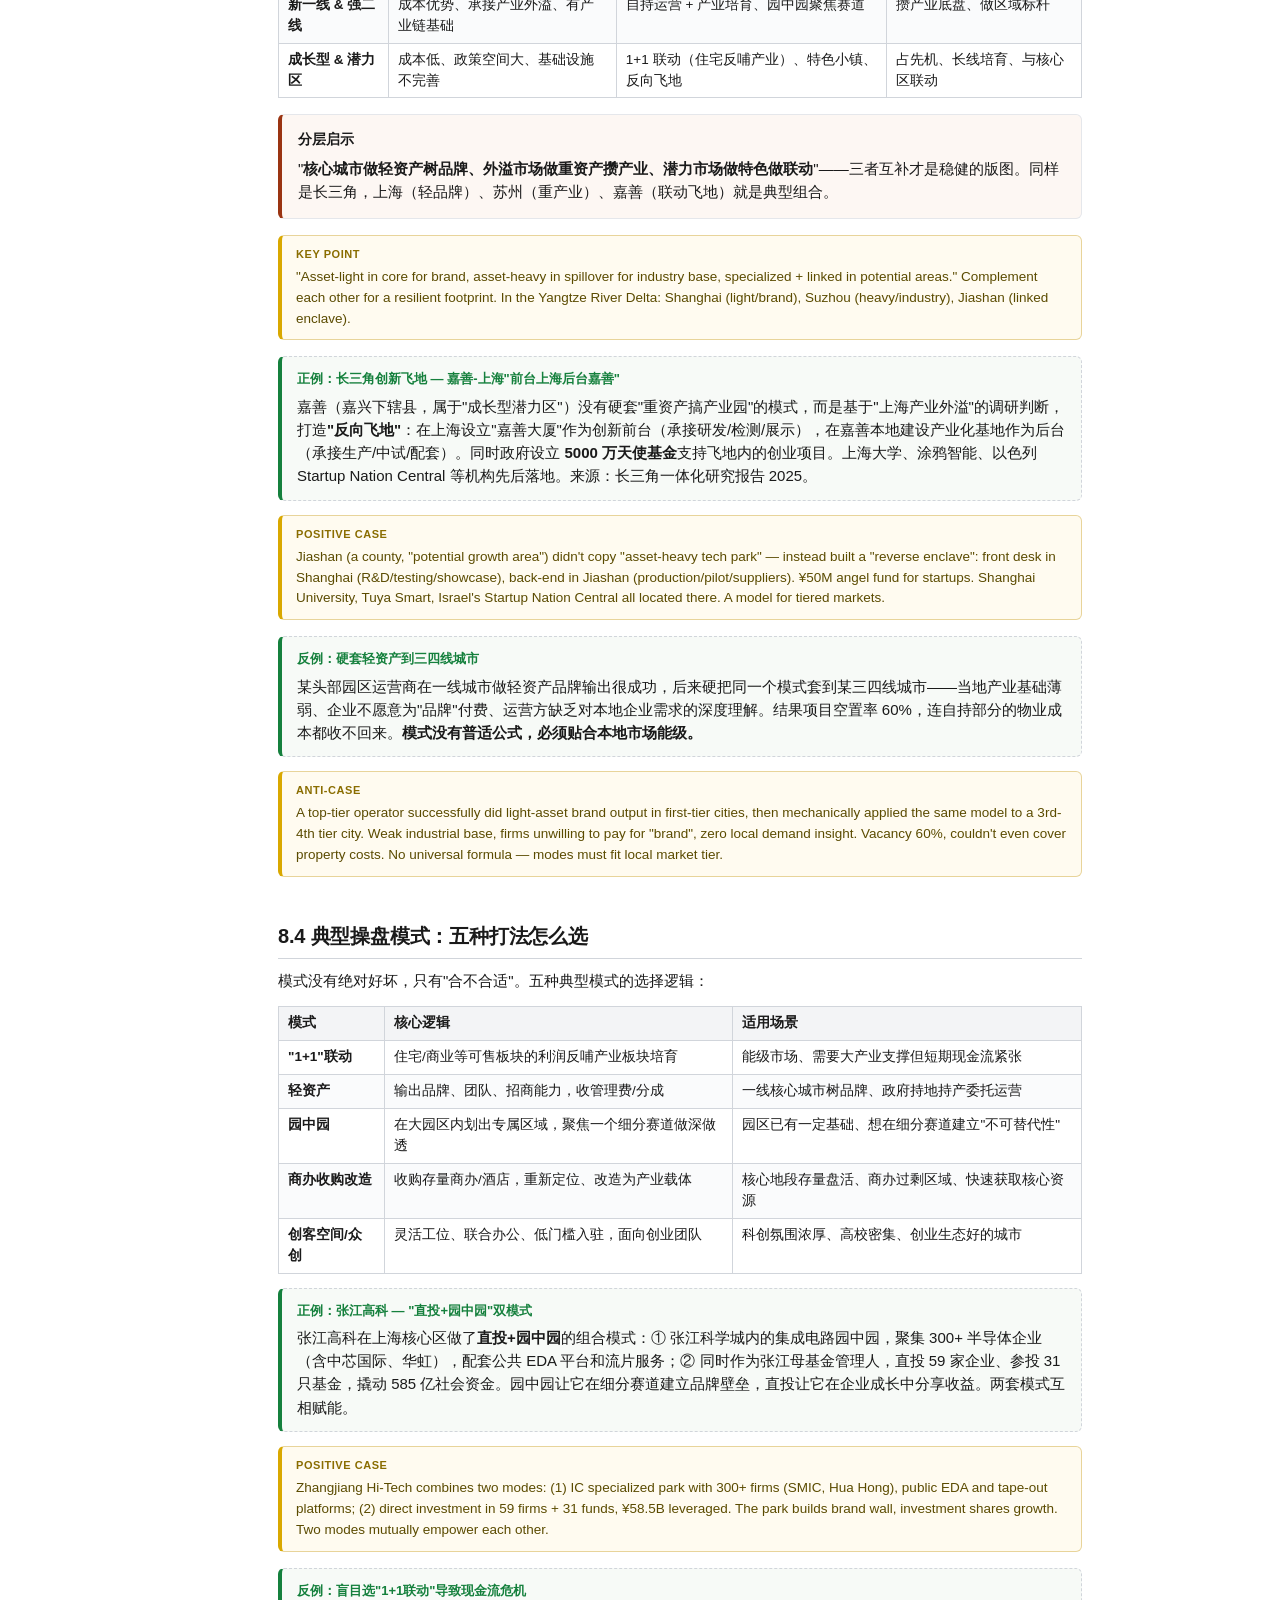
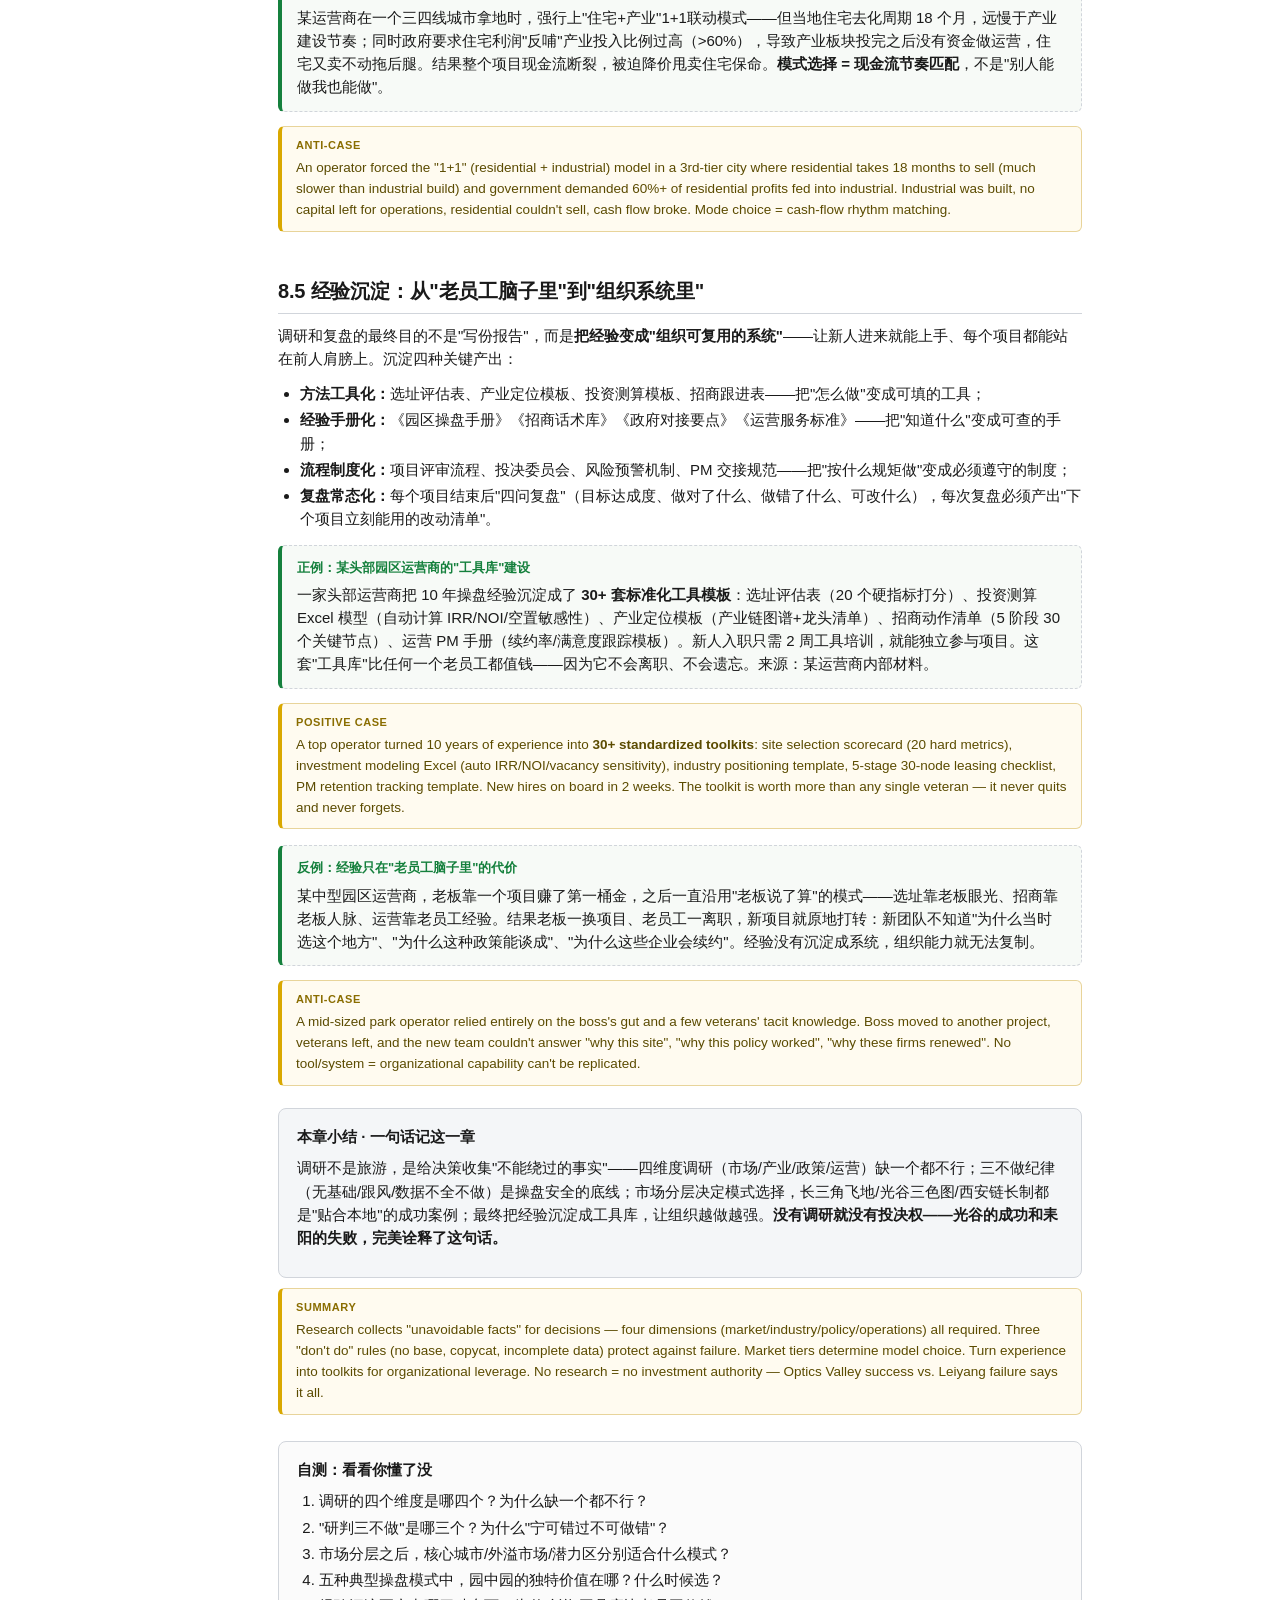
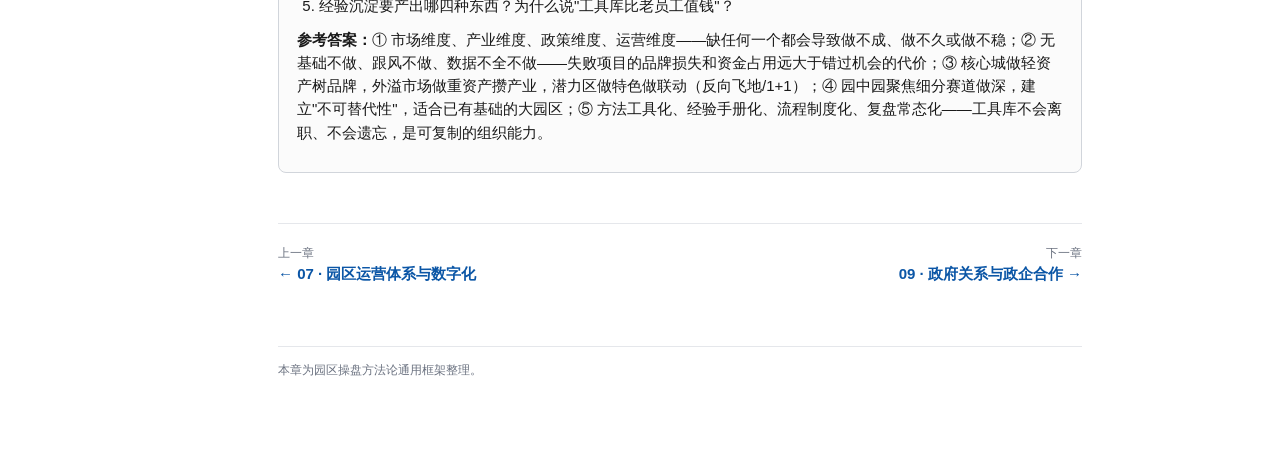
<file: ch8.html>
﻿<!DOCTYPE html>
<html lang="zh-CN">
<head>
<meta charset="UTF-8">
<meta name="viewport" content="width=device-width, initial-scale=1.0">
<title>08 市场调研与操盘经验 · 园区操盘方法论</title>
<link rel="stylesheet" href="assets/style.css">
</head>
<body>
<div class="layout">
<nav class="side">
  <div class="brand">园区操盘方法论</div>
  <div class="brand-sub">产业地产 · 从策划到运营</div>
  <div class="nav-section">目录</div>
  <a href="index.html"><span class="num">00</span>总览</a>
  <a href="ch1.html"><span class="num">01</span>园区业务总览与发展逻辑</a>
  <a href="ch2.html"><span class="num">02</span>产业策划体系与产业规划</a>
  <a href="ch3.html"><span class="num">03</span>空间规划与园区单元理论</a>
  <a href="ch4.html"><span class="num">04</span>产业空间经营与投资测算</a>
  <a href="ch5.html"><span class="num">05</span>招商获客与园区品牌建设</a>
  <a href="ch6.html"><span class="num">06</span>园区金融与资金运作</a>
  <a href="ch7.html"><span class="num">07</span>园区运营体系与数字化</a>
  <a href="ch8.html" class="active"><span class="num">08</span>市场调研与操盘经验</a>
  <a href="ch9.html"><span class="num">09</span>政府关系与政企合作</a>
  <a href="ch10.html"><span class="num">10</span>组织与人才建设</a>
  <a href="ch11.html"><span class="num">11</span>风险合规与法务</a>
  <a href="ch12.html"><span class="num">12</span>绿色低碳与ESG</a>
  <div class="nav-section">附录</div>
  <a href="appendix.html"><span class="num">A</span>操盘工具与管理办法</a>
  <div class="nav-section" style="border-top:1px solid var(--line);margin-top:16px;padding-top:12px;">实例</div>
  <a href="case-studies.html"><span class="num">★</span>真实案例与反例</a>
  <div class="side-foot">产业园区操盘方法论<br>系统整理 · 通用框架</div>
</nav>
<main>
<div class="main-wrap">
<p class="crumb"><a href="index.html">目录</a> / 第 8 章</p>

<div class="box box-warn">
  <div class="box-title">📎 本章案例导读 · 调研决定生死</div>
  <p style="margin:0;"><strong>正例：</strong>武汉光谷（东湖）——GDP 3204 亿（2024），国家级专精特新 173 家（全国高新区第 4）。靠<strong>"三色图靶向招商"</strong>：红区（空白产业链补短板）、蓝区（薄弱链提质量）、绿区（成熟链固优势），半年亿元以上项目签约 <strong>+15.9%</strong>。光电子信息产业规模突破 6000 亿，空芯光纤、心肌旋切等技术世界领先。</p>
  <p style="margin:10px 0 0;"><strong>反例：</strong>耒阳"百亿童车"——GDP 仅 394 亿，完全没做市场调研：全国童车市场仅 ~100 亿（百亿目标占全国 100%），本地无童车产业链基础，2024 实际产值 2165 万 vs 上报 3.47 亿（虚报 16 倍），仅 2 栋厂房 1 家企业。央视焦点访谈 2026.3 曝光。</p>
  <p style="margin:10px 0 0;"><strong>问题式总结：</strong>光谷成功 = 先调研摸清产业链地图 → 再定"三色图"精准招商；耒阳失败 = 完全没调研 → 拍脑袋定"百亿" → 结果一地鸡毛。<strong>没有调研就没有发言权，更没有投决权。</strong></p>
</div>
<div class="en-note"><span class="en-lbl">Case preview</span><p><strong>Positive:</strong> Wuhan Optics Valley — GDP ¥320.4B, 173 national "specialized new" firms (top 4 among Chinese high-tech zones). "Three-color map" targeted招商: red (fill gaps), blue (upgrade weak links), green (consolidate strengths). Half-year ¥100M+ project sign-ups +15.9%. <strong>Negative:</strong> Leiyang "¥10B stroller park" — no research at all, fabricated 16x output, only 2 buildings and 1 firm exposed by CCTV 2026.</p></div>

<div class="ch-kicker">Chapter 08 · 从"经验"到"方法论"</div>
<h1 class="ch-title">市场调研与操盘经验</h1>
<p class="ch-desc">先调研后决策：四维度调研 + 三不做研判 + 反例总结 + 经验沉淀</p>
<div class="en-note"><span class="en-lbl">Overview</span><p>Research first, then decide: four research dimensions, three "don't do" rules, anti-case lessons, and how to turn experience into methodology.</p></div>

<h2 id="s81">8.1 调研四维度：把"情报"摸透再动手</h2>
<p>调研不是"旅游"——不是拍拍照、吃吃饭、回来写份报告。调研的本质是<strong>给决策收集"不能绕过的事实"</strong>。高质量的调研必须覆盖四个维度，每个维度都有硬指标要填：</p>
<table>
<thead><tr><th>维度</th><th>核心问题</th><th>关键硬指标</th></tr></thead>
<tbody>
<tr><td><strong>市场维度</strong></td><td>有没有真实需求？需求在哪？</td><td>目标企业的扩张计划、选址偏好、现有园区出租率/租金/空置率、竞品优劣势</td></tr>
<tr><td><strong>产业维度</strong></td><td>能不能做、凭什么做？</td><td>全国/区域产业规模、本地产业链图谱（上中下游完整度）、龙头企业分布、技术迭代节奏</td></tr>
<tr><td><strong>政策维度</strong></td><td>政府愿不愿意支持、支持多久？</td><td>本地主导产业政策、土地/财税/人才政策力度、政策延续性（看政府长期规划）、考核要求</td></tr>
<tr><td><strong>运营维度</strong></td><td>自己能不能管得好？</td><td>本地人才供给、配套成熟度、交通通达性、供应链半径、产业服务资源可及性</td></tr>
</tbody>
</table>
<p>四个维度<strong>缺一个都不行</strong>——市场有需求但没政策，做不成；有政策但无产业基础，做不久；有产业但运营配套跟不上，做不稳。</p>
<div class="example">
  <div class="ex-title">正例：武汉光谷 — 产业链调研是"三色图"的前提</div>
  <p>光谷在做"三色图"之前，用了 6 个月做系统性调研：① 市场维度——扫描光电子信息产业链上 200+ 家重点企业的扩张计划，锁定 30 家有投资意向；② 产业维度——绘制"产业链图谱"，识别出 8 个"空白环节"和 12 个"薄弱环节"；③ 政策维度——对接东湖管委会，明确"链长制+链主制"的考核方式；④ 运营维度——梳理本地人才供给（华科/武大每年光电子相关毕业生 8000+）。调研完成后才画出"三色图"：红区补空白（如空芯光纤上游材料）、蓝区提质量（如激光器可靠性测试平台）、绿区固优势（如光纤预制棒产能扩能）。半年后亿元以上项目签约 +15.9%。来源：光明日报 2025 年 8 月。</p>
</div>
<div class="en-note"><span class="en-lbl">Positive case</span><p>Optics Valley spent 6 months on systematic research before the "three-color map": scanned 200+ firms for expansion plans, drew full industry-chain map identifying 8 gaps and 12 weak links, aligned with government's "chain chief + chain owner" system, confirmed 8,000+ annual graduates from HUST/WHU for photonics. Half-year ¥100M+ sign-ups +15.9%.</p></div>
<div class="example">
  <div class="ex-title">反例：耒阳 — 四维度全空白，拍脑袋定目标</div>
  <p>耒阳决策"百亿童车产业园"时，四个维度<strong>一个都没做</strong>：① 市场维度——没查全国童车市场规模（仅 ~100 亿，"百亿"目标等于要占全国 100% 市场份额）；② 产业维度——没看竞争格局（河北平乡/广东中山/浙江平湖沉淀 30-40 年，年出货量占全国 90%+），没调研本地有没有童车产业链基础（调研后发现<strong>完全空白</strong>）；③ 政策维度——没对接国家/湖南省的产业规划；④ 运营维度——没看本地人才供给、供应链半径。最终 2024 实际产值仅 <strong>2165 万</strong>，上报 <strong>3.47 亿</strong>（虚报 16 倍），2 栋厂房、1 家婴童企业。来源：央视焦点访谈 2026 年 3 月。</p>
</div>
<div class="en-note"><span class="en-lbl">Anti-case</span><p>Leiyang did zero research across all four dimensions: didn't check national market size (only ¥10B — its "¥10B target" = 100% national share), didn't map competitors (30-40 year clusters in Hebei/Guangdong/Zhejiang), didn't verify local industrial base (completely blank). Real output ¥21.6M vs. fabricated ¥347M (16x), only 2 buildings and 1 firm. CCTV 2026.</p></div>

<h2 id="s82">8.2 研判三不做：没有把握的事，宁可不做</h2>
<p>调研之后不是"拍板干"，而是"研判能不能干"。经验丰富的操盘手有<strong>"三不做"纪律</strong>——只要踩中其中一条，直接放弃项目：</p>
<ul>
  <li><strong>无基础不做：</strong>本地没有相关产业链基础、人才供给、运营配套——"平地起高楼"成功率极低，风险不可控；</li>
  <li><strong>跟风不做：</strong>别的地方"搞新能源赚了钱"你也想搞，但本地没有任何相关要素禀赋——跟风 = 沦为炮灰；</li>
  <li><strong>数据不全不做：</strong>关键数据拿不到（如政府换届后政策会不会变、企业真实扩张计划）——数据有明显盲区就不能投。</li>
</ul>
<div class="box box-accent"><p style="margin:0;">三不做的本质是<strong>"宁可错过，不可做错"</strong>——一个失败项目带来的品牌损失和资金占用，远大于错过一个机会的代价。</p></div>
<div class="en-note"><span class="en-lbl">Key point</span><p>"Better to miss than to mess up." A failed project's brand damage and capital lock-in cost far more than missing an opportunity.</p></div>
<div class="example">
  <div class="ex-title">正例：西安高新区 — 不跟风，用"链长制"做深新能源汽车</div>
  <p>西安高新区在 2018 年决定做新能源汽车时，没有跟风"全产业链"，而是基于本地调研（比亚迪产能外溢、陕汽集团商用车基础、西部新能源材料中心）选了"商用车 + 动力电池材料"作为切入点。用<strong>"链长服务制+链主带动制"</strong>：链长（园区负责人）包链主（比亚迪/陕汽），链主带配套。2024 年新能源汽车产量 <strong>107 万辆</strong>，奕材半导体（IGBT 功率芯片）获政府基金作为第三大股东。来源：西安高新区 2025 年度报告。</p>
</div>
<div class="en-note"><span class="en-lbl">Positive case</span><p>Xi'an High-Tech Zone chose "commercial EV + power battery materials" based on local research (BYD overflow, Shaanxi Auto base, western new-energy materials center), not "full industry chain." "Chain chief + chain owner" system: chief supports BYD/Shaanxi Auto, owners bring suppliers. 1.07M EVs produced in 2024; government fund became 3rd-largest shareholder of Yicai Semiconductor.</p></div>
<div class="example">
  <div class="ex-title">反例 1：南京溧水 — 跟风新能源，企业未兑现</div>
  <p>溧水看到周边城市搞新能源"成功"，没调研本地产业链基础就跟风搞新能源产业园。用<strong>"地价三折 + 税收返还 80%"</strong>的政策竞价方式招商，结果企业拿了低价地和高补贴后，实际投资额远低于承诺——典型的"跟风 + 政策低价 + 无基础"三重陷阱。对比苏州工业园的"产业链调研 → 定制化政策 → 生态培育"的长期路径，溧水的"竞价招商"是短期政绩观驱动的反例。</p>
</div>
<div class="en-note"><span class="en-lbl">Anti-case</span><p>Lishui copycat EV park: saw neighbors "succeed" without local research, used 30% land price + 80% tax return as bait. Firms took cheap land and subsidies but invested far less than promised. Triple trap: copycat + price war + no base. Compare with SIP's long-term path of "chain research → tailored policy → ecosystem building."</p></div>
<div class="example">
  <div class="ex-title">反例 2：宁远高新区 — 签 36 家仅 13 家入驻，违规发奖补 2.59 亿</div>
  <p>宁远高新区同样跟风搞新能源产业园，招商时<strong>没做企业真实扩张计划的调研</strong>——为了完成签约指标，承诺了远超政府财力的奖补。结果签了 36 家，仅 13 家真正入驻；违规发放奖补 <strong>2.59 亿元</strong>，被中央纪委披露。典型的"数据不全 + 无基础 + 跟风"三重失败。来源：中央纪委通报。</p>
</div>
<div class="en-note"><span class="en-lbl">Anti-case</span><p>Ningyuan High-Tech Zone: also copycat EV, zero verification of firm expansion plans, committed subsidies beyond government capacity. 36 signed, 13 actually moved in; ¥259M improper subsidies disclosed by Central Commission for Discipline Inspection. Triple failure: incomplete data + no base + copycat.</p></div>

<h2 id="s83">8.3 市场分层：不同城市，不同打法</h2>
<p>调研之后要判断"这是什么能级的市场"——不同能级的城市，适合完全不同的操盘模式，硬套一种模式会水土不服：</p>
<table>
<thead><tr><th>市场能级</th><th>市场特征</th><th>适配模式</th><th>布局目标</th></tr></thead>
<tbody>
<tr><td><strong>一线 & 强核心</strong></td><td>产业厚、需求旺、成本高、品牌溢价强</td><td>轻资产管理输出、收并购、商办改造</td><td>树品牌、快周转、获取核心地段</td></tr>
<tr><td><strong>新一线 & 强二线</strong></td><td>成本优势、承接产业外溢、有产业链基础</td><td>自持运营 + 产业培育、园中园聚焦赛道</td><td>攒产业底盘、做区域标杆</td></tr>
<tr><td><strong>成长型 & 潜力区</strong></td><td>成本低、政策空间大、基础设施不完善</td><td>1+1 联动（住宅反哺产业）、特色小镇、反向飞地</td><td>占先机、长线培育、与核心区联动</td></tr>
</tbody>
</table>
<div class="box box-warn"><div class="box-title">分层启示</div><p style="margin:0;">"<strong>核心城市做轻资产树品牌、外溢市场做重资产攒产业、潜力市场做特色做联动</strong>"——三者互补才是稳健的版图。同样是长三角，上海（轻品牌）、苏州（重产业）、嘉善（联动飞地）就是典型组合。</p></div>
<div class="en-note"><span class="en-lbl">Key point</span><p>"Asset-light in core for brand, asset-heavy in spillover for industry base, specialized + linked in potential areas." Complement each other for a resilient footprint. In the Yangtze River Delta: Shanghai (light/brand), Suzhou (heavy/industry), Jiashan (linked enclave).</p></div>
<div class="example">
  <div class="ex-title">正例：长三角创新飞地 — 嘉善-上海"前台上海后台嘉善"</div>
  <p>嘉善（嘉兴下辖县，属于"成长型潜力区"）没有硬套"重资产搞产业园"的模式，而是基于"上海产业外溢"的调研判断，打造<strong>"反向飞地"</strong>：在上海设立"嘉善大厦"作为创新前台（承接研发/检测/展示），在嘉善本地建设产业化基地作为后台（承接生产/中试/配套）。同时政府设立 <strong>5000 万天使基金</strong>支持飞地内的创业项目。上海大学、涂鸦智能、以色列 Startup Nation Central 等机构先后落地。来源：长三角一体化研究报告 2025。</p>
</div>
<div class="en-note"><span class="en-lbl">Positive case</span><p>Jiashan (a county, "potential growth area") didn't copy "asset-heavy tech park" — instead built a "reverse enclave": front desk in Shanghai (R&D/testing/showcase), back-end in Jiashan (production/pilot/suppliers). ¥50M angel fund for startups. Shanghai University, Tuya Smart, Israel's Startup Nation Central all located there. A model for tiered markets.</p></div>
<div class="example">
  <div class="ex-title">反例：硬套轻资产到三四线城市</div>
  <p>某头部园区运营商在一线城市做轻资产品牌输出很成功，后来硬把同一个模式套到某三四线城市——当地产业基础薄弱、企业不愿意为"品牌"付费、运营方缺乏对本地企业需求的深度理解。结果项目空置率 60%，连自持部分的物业成本都收不回来。<strong>模式没有普适公式，必须贴合本地市场能级。</strong></p>
</div>
<div class="en-note"><span class="en-lbl">Anti-case</span><p>A top-tier operator successfully did light-asset brand output in first-tier cities, then mechanically applied the same model to a 3rd-4th tier city. Weak industrial base, firms unwilling to pay for "brand", zero local demand insight. Vacancy 60%, couldn't even cover property costs. No universal formula — modes must fit local market tier.</p></div>

<h2 id="s84">8.4 典型操盘模式：五种打法怎么选</h2>
<p>模式没有绝对好坏，只有"合不合适"。五种典型模式的选择逻辑：</p>
<table>
<thead><tr><th>模式</th><th>核心逻辑</th><th>适用场景</th></tr></thead>
<tbody>
<tr><td><strong>"1+1"联动</strong></td><td>住宅/商业等可售板块的利润反哺产业板块培育</td><td>能级市场、需要大产业支撑但短期现金流紧张</td></tr>
<tr><td><strong>轻资产</strong></td><td>输出品牌、团队、招商能力，收管理费/分成</td><td>一线核心城市树品牌、政府持地持产委托运营</td></tr>
<tr><td><strong>园中园</strong></td><td>在大园区内划出专属区域，聚焦一个细分赛道做深做透</td><td>园区已有一定基础、想在细分赛道建立"不可替代性"</td></tr>
<tr><td><strong>商办收购改造</strong></td><td>收购存量商办/酒店，重新定位、改造为产业载体</td><td>核心地段存量盘活、商办过剩区域、快速获取核心资源</td></tr>
<tr><td><strong>创客空间/众创</strong></td><td>灵活工位、联合办公、低门槛入驻，面向创业团队</td><td>科创氛围浓厚、高校密集、创业生态好的城市</td></tr>
</tbody>
</table>
<div class="example">
  <div class="ex-title">正例：张江高科 — "直投+园中园"双模式</div>
  <p>张江高科在上海核心区做了<strong>直投+园中园</strong>的组合模式：① 张江科学城内的集成电路园中园，聚集 300+ 半导体企业（含中芯国际、华虹），配套公共 EDA 平台和流片服务；② 同时作为张江母基金管理人，直投 59 家企业、参投 31 只基金，撬动 585 亿社会资金。园中园让它在细分赛道建立品牌壁垒，直投让它在企业成长中分享收益。两套模式互相赋能。</p>
</div>
<div class="en-note"><span class="en-lbl">Positive case</span><p>Zhangjiang Hi-Tech combines two modes: (1) IC specialized park with 300+ firms (SMIC, Hua Hong), public EDA and tape-out platforms; (2) direct investment in 59 firms + 31 funds, ¥58.5B leveraged. The park builds brand wall, investment shares growth. Two modes mutually empower each other.</p></div>
<div class="example">
  <div class="ex-title">反例：盲目选"1+1联动"导致现金流危机</div>
  <p>某运营商在一个三四线城市拿地时，强行上"住宅+产业"1+1联动模式——但当地住宅去化周期 18 个月，远慢于产业建设节奏；同时政府要求住宅利润"反哺"产业投入比例过高（>60%），导致产业板块投完之后没有资金做运营，住宅又卖不动拖后腿。结果整个项目现金流断裂，被迫降价甩卖住宅保命。<strong>模式选择 = 现金流节奏匹配</strong>，不是"别人能做我也能做"。</p>
</div>
<div class="en-note"><span class="en-lbl">Anti-case</span><p>An operator forced the "1+1" (residential + industrial) model in a 3rd-tier city where residential takes 18 months to sell (much slower than industrial build) and government demanded 60%+ of residential profits fed into industrial. Industrial was built, no capital left for operations, residential couldn't sell, cash flow broke. Mode choice = cash-flow rhythm matching.</p></div>

<h2 id="s85">8.5 经验沉淀：从"老员工脑子里"到"组织系统里"</h2>
<p>调研和复盘的最终目的不是"写份报告"，而是<strong>把经验变成"组织可复用的系统"</strong>——让新人进来就能上手、每个项目都能站在前人肩膀上。沉淀四种关键产出：</p>
<ul>
  <li><strong>方法工具化：</strong>选址评估表、产业定位模板、投资测算模板、招商跟进表——把"怎么做"变成可填的工具；</li>
  <li><strong>经验手册化：</strong>《园区操盘手册》《招商话术库》《政府对接要点》《运营服务标准》——把"知道什么"变成可查的手册；</li>
  <li><strong>流程制度化：</strong>项目评审流程、投决委员会、风险预警机制、PM 交接规范——把"按什么规矩做"变成必须遵守的制度；</li>
  <li><strong>复盘常态化：</strong>每个项目结束后"四问复盘"（目标达成度、做对了什么、做错了什么、可改什么），每次复盘必须产出"下个项目立刻能用的改动清单"。</li>
</ul>
<div class="example">
  <div class="ex-title">正例：某头部园区运营商的"工具库"建设</div>
  <p>一家头部运营商把 10 年操盘经验沉淀成了 <strong>30+ 套标准化工具模板</strong>：选址评估表（20 个硬指标打分）、投资测算 Excel 模型（自动计算 IRR/NOI/空置敏感性）、产业定位模板（产业链图谱+龙头清单）、招商动作清单（5 阶段 30 个关键节点）、运营 PM 手册（续约率/满意度跟踪模板）。新人入职只需 2 周工具培训，就能独立参与项目。这套"工具库"比任何一个老员工都值钱——因为它不会离职、不会遗忘。来源：某运营商内部材料。</p>
</div>
<div class="en-note"><span class="en-lbl">Positive case</span><p>A top operator turned 10 years of experience into <strong>30+ standardized toolkits</strong>: site selection scorecard (20 hard metrics), investment modeling Excel (auto IRR/NOI/vacancy sensitivity), industry positioning template, 5-stage 30-node leasing checklist, PM retention tracking template. New hires on board in 2 weeks. The toolkit is worth more than any single veteran — it never quits and never forgets.</p></div>
<div class="example">
  <div class="ex-title">反例：经验只在"老员工脑子里"的代价</div>
  <p>某中型园区运营商，老板靠一个项目赚了第一桶金，之后一直沿用"老板说了算"的模式——选址靠老板眼光、招商靠老板人脉、运营靠老员工经验。结果老板一换项目、老员工一离职，新项目就原地打转：新团队不知道"为什么当时选这个地方"、"为什么这种政策能谈成"、"为什么这些企业会续约"。经验没有沉淀成系统，组织能力就无法复制。</p>
</div>
<div class="en-note"><span class="en-lbl">Anti-case</span><p>A mid-sized park operator relied entirely on the boss's gut and a few veterans' tacit knowledge. Boss moved to another project, veterans left, and the new team couldn't answer "why this site", "why this policy worked", "why these firms renewed". No tool/system = organizational capability can't be replicated.</p></div>

<div class="takeaway">
  <div class="tk-title">本章小结 · 一句话记这一章</div>
  <p>调研不是旅游，是给决策收集"不能绕过的事实"——四维度调研（市场/产业/政策/运营）缺一个都不行；三不做纪律（无基础/跟风/数据不全不做）是操盘安全的底线；市场分层决定模式选择，长三角飞地/光谷三色图/西安链长制都是"贴合本地"的成功案例；最终把经验沉淀成工具库，让组织越做越强。<strong>没有调研就没有投决权——光谷的成功和耒阳的失败，完美诠释了这句话。</strong></p>
</div>
<div class="en-note"><span class="en-lbl">Summary</span><p>Research collects "unavoidable facts" for decisions — four dimensions (market/industry/policy/operations) all required. Three "don't do" rules (no base, copycat, incomplete data) protect against failure. Market tiers determine model choice. Turn experience into toolkits for organizational leverage. No research = no investment authority — Optics Valley success vs. Leiyang failure says it all.</p></div>

<div class="selfcheck">
  <div class="sc-title">自测：看看你懂了没</div>
  <ol>
    <li>调研的四个维度是哪四个？为什么缺一个都不行？</li>
    <li>"研判三不做"是哪三个？为什么"宁可错过不可做错"？</li>
    <li>市场分层之后，核心城市/外溢市场/潜力区分别适合什么模式？</li>
    <li>五种典型操盘模式中，园中园的独特价值在哪？什么时候选？</li>
    <li>经验沉淀要产出哪四种东西？为什么说"工具库比老员工值钱"？</li>
  </ol>
  <p style="margin-top:10px;"><strong>参考答案：</strong>① 市场维度、产业维度、政策维度、运营维度——缺任何一个都会导致做不成、做不久或做不稳；② 无基础不做、跟风不做、数据不全不做——失败项目的品牌损失和资金占用远大于错过机会的代价；③ 核心城做轻资产树品牌，外溢市场做重资产攒产业，潜力区做特色做联动（反向飞地/1+1）；④ 园中园聚焦细分赛道做深，建立"不可替代性"，适合已有基础的大园区；⑤ 方法工具化、经验手册化、流程制度化、复盘常态化——工具库不会离职、不会遗忘，是可复制的组织能力。</p>
</div>

<div class="pager">
  <div class="prev"><span class="lbl">上一章</span><a href="ch7.html">← 07 · 园区运营体系与数字化</a></div>
  <div class="next"><span class="lbl">下一章</span><a href="ch9.html">09 · 政府关系与政企合作 →</a></div>
</div>
<div class="foot-note">本章为园区操盘方法论通用框架整理。</div>
</div>
</main>
</div>
</body>
</html>
</file>
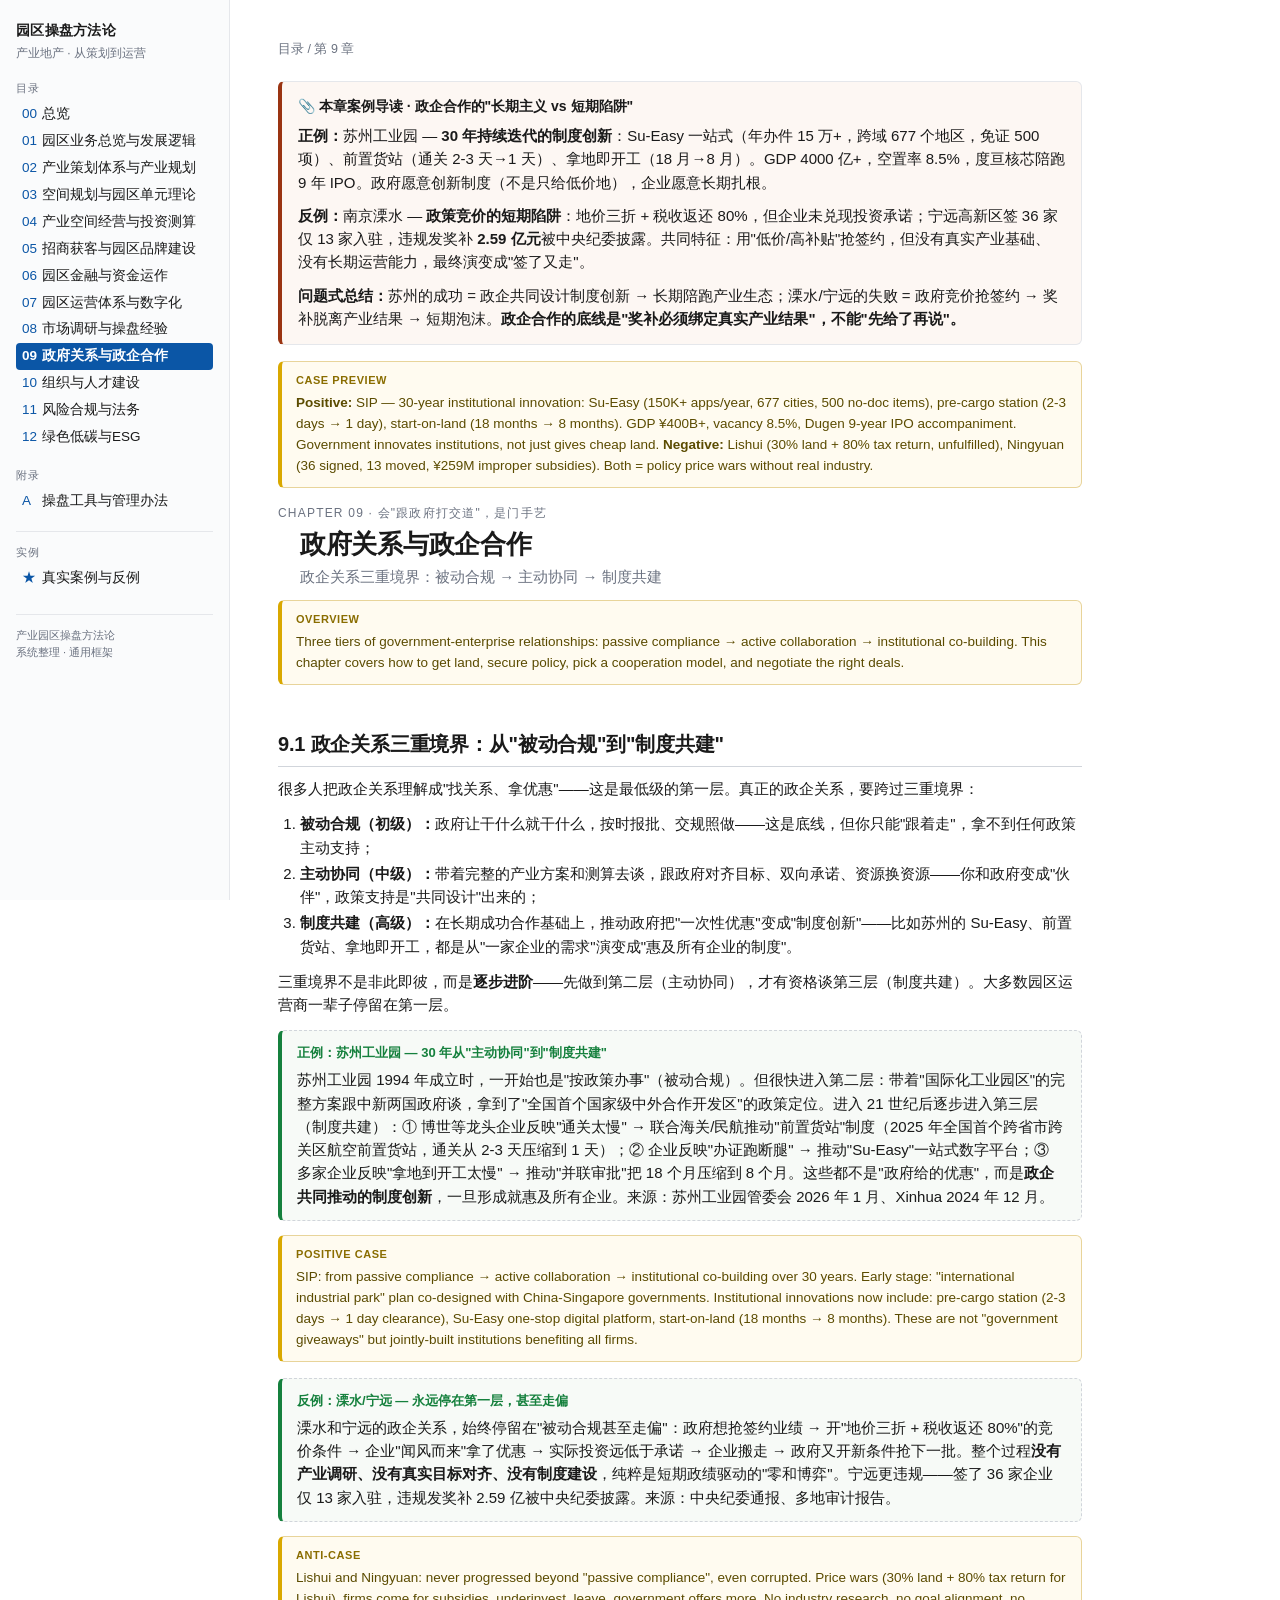
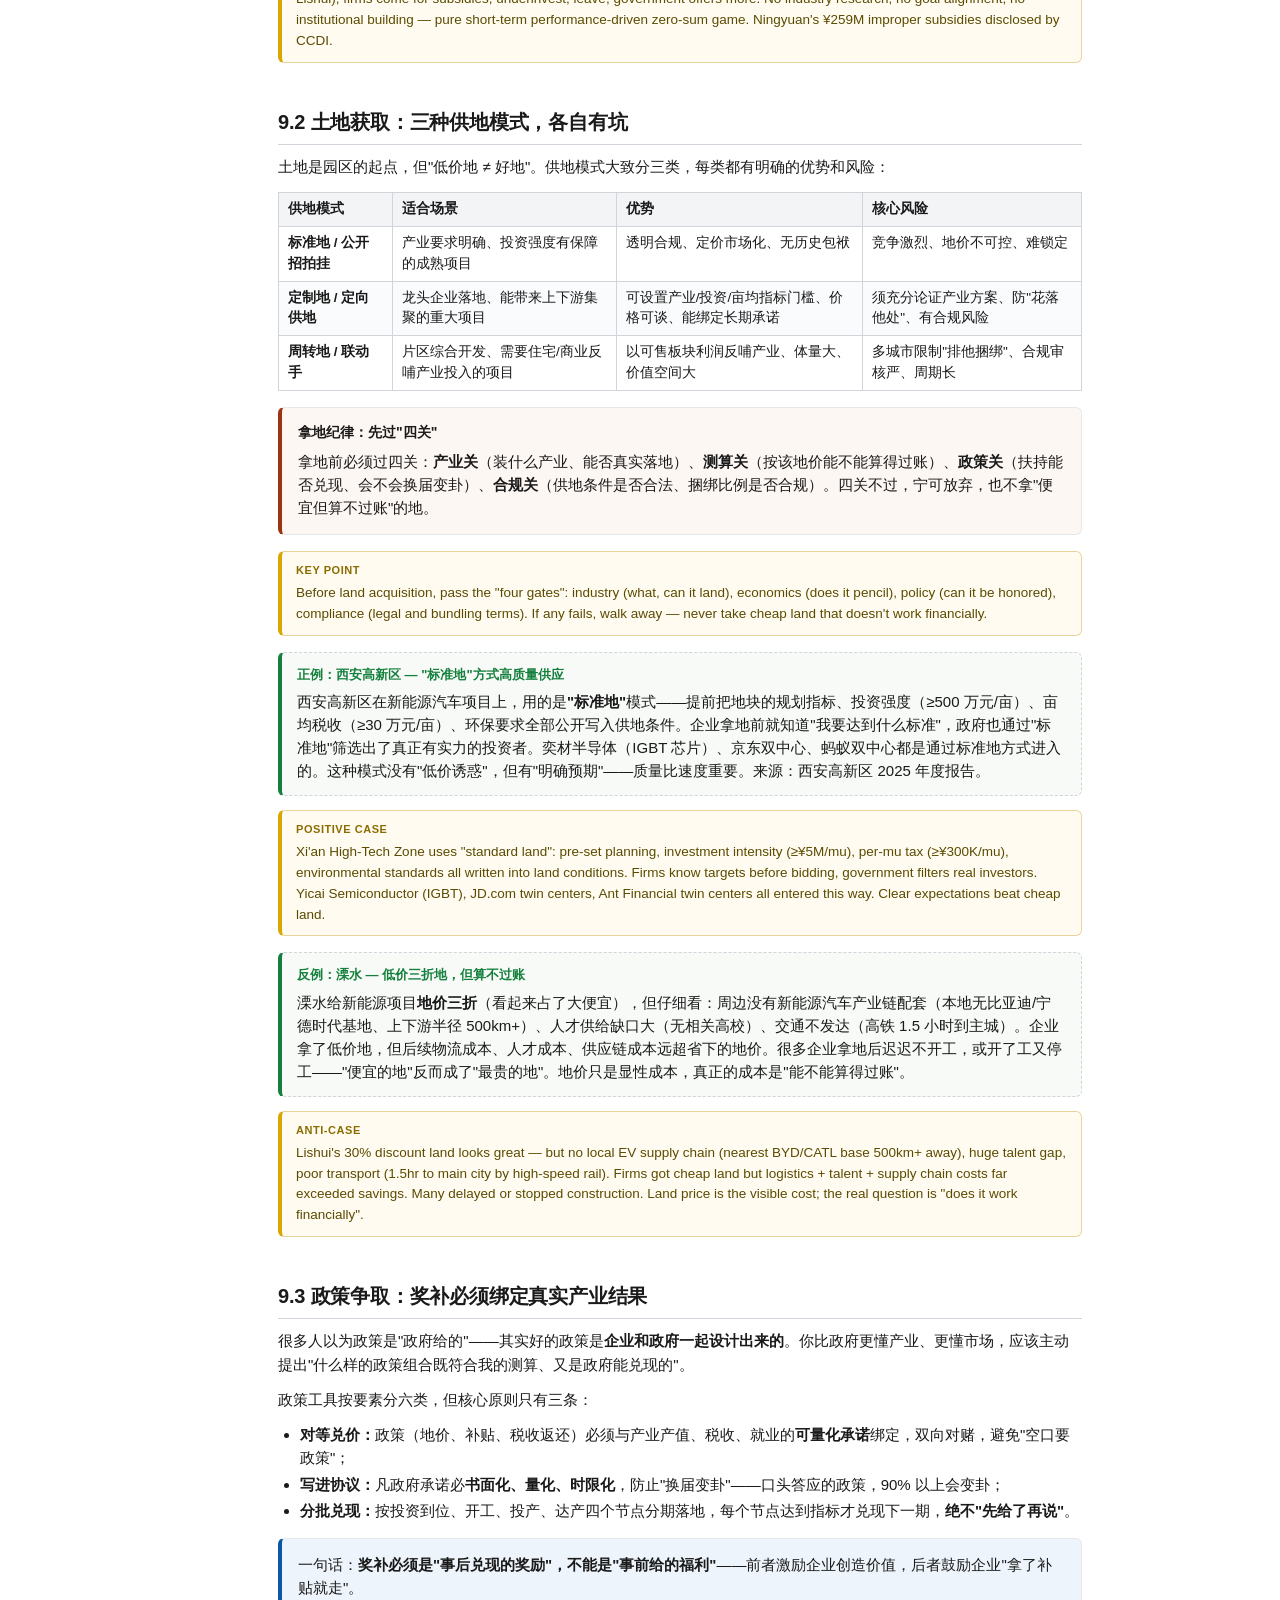
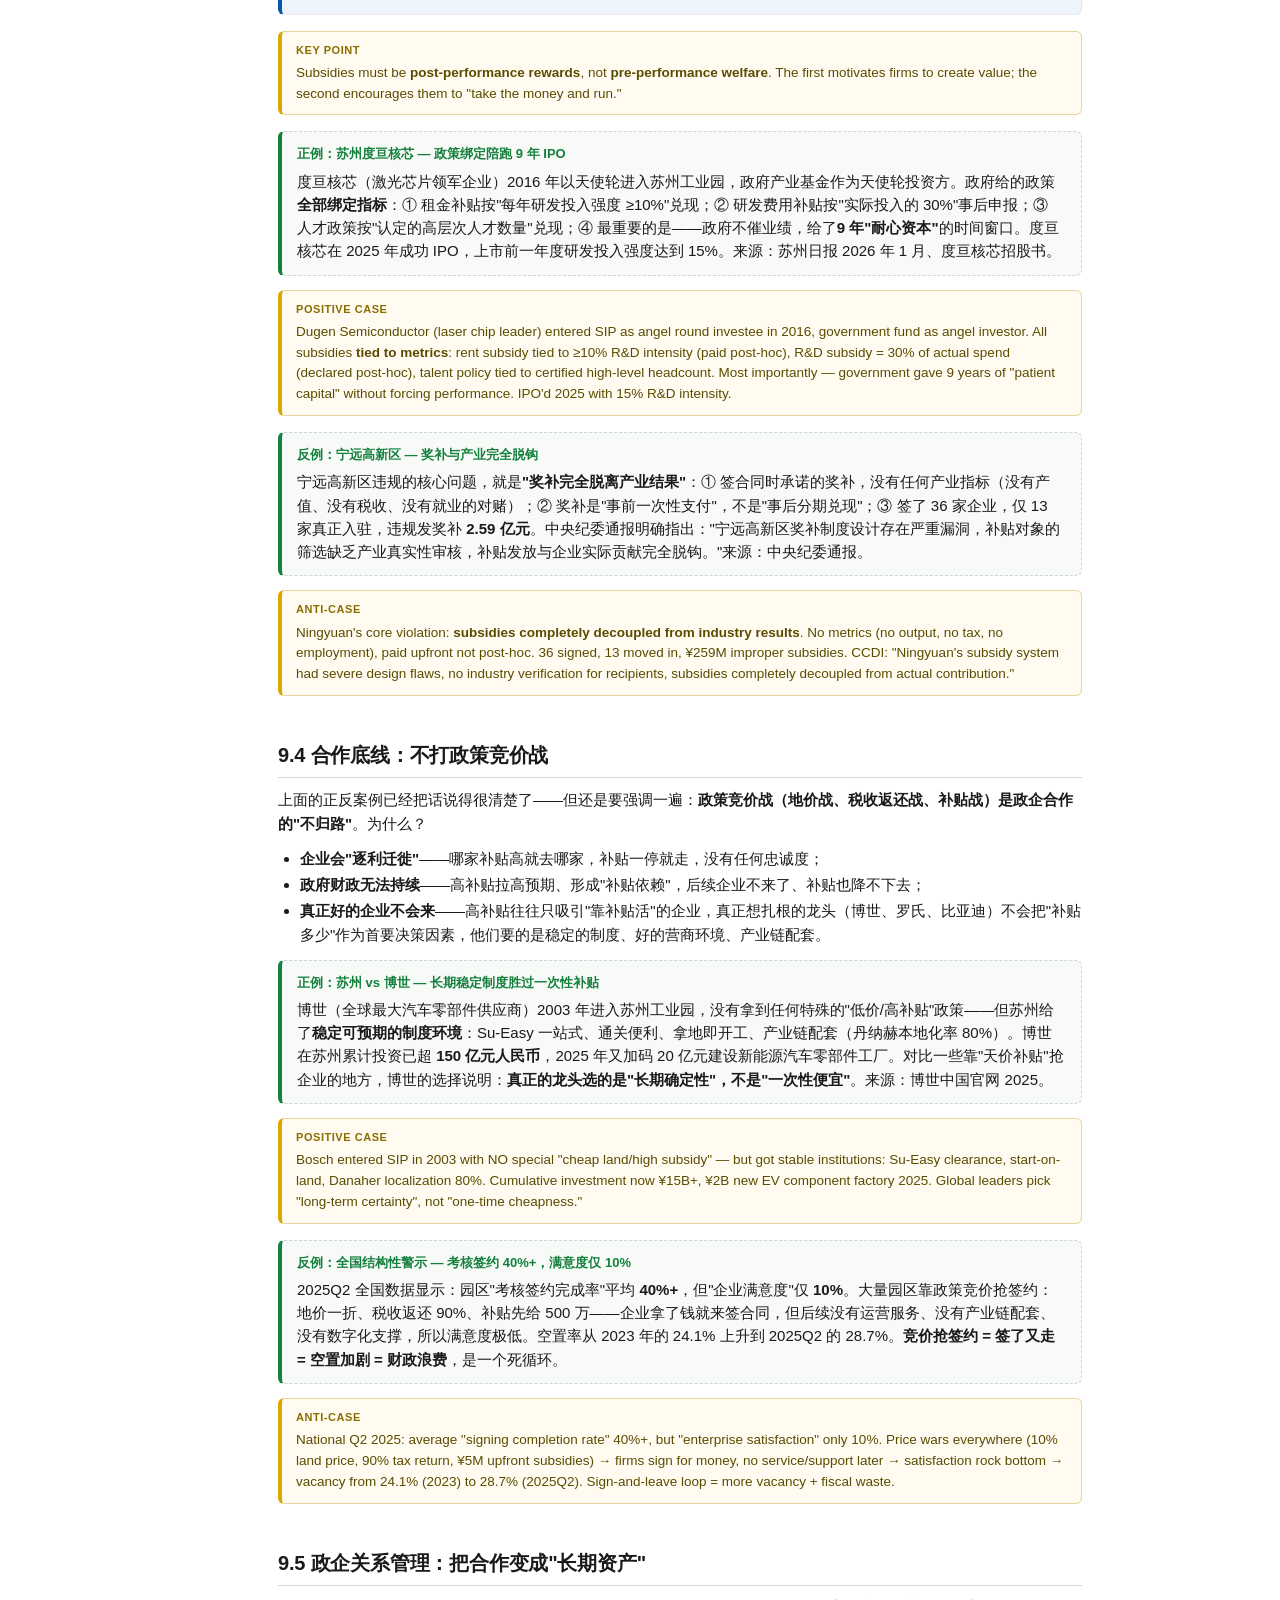
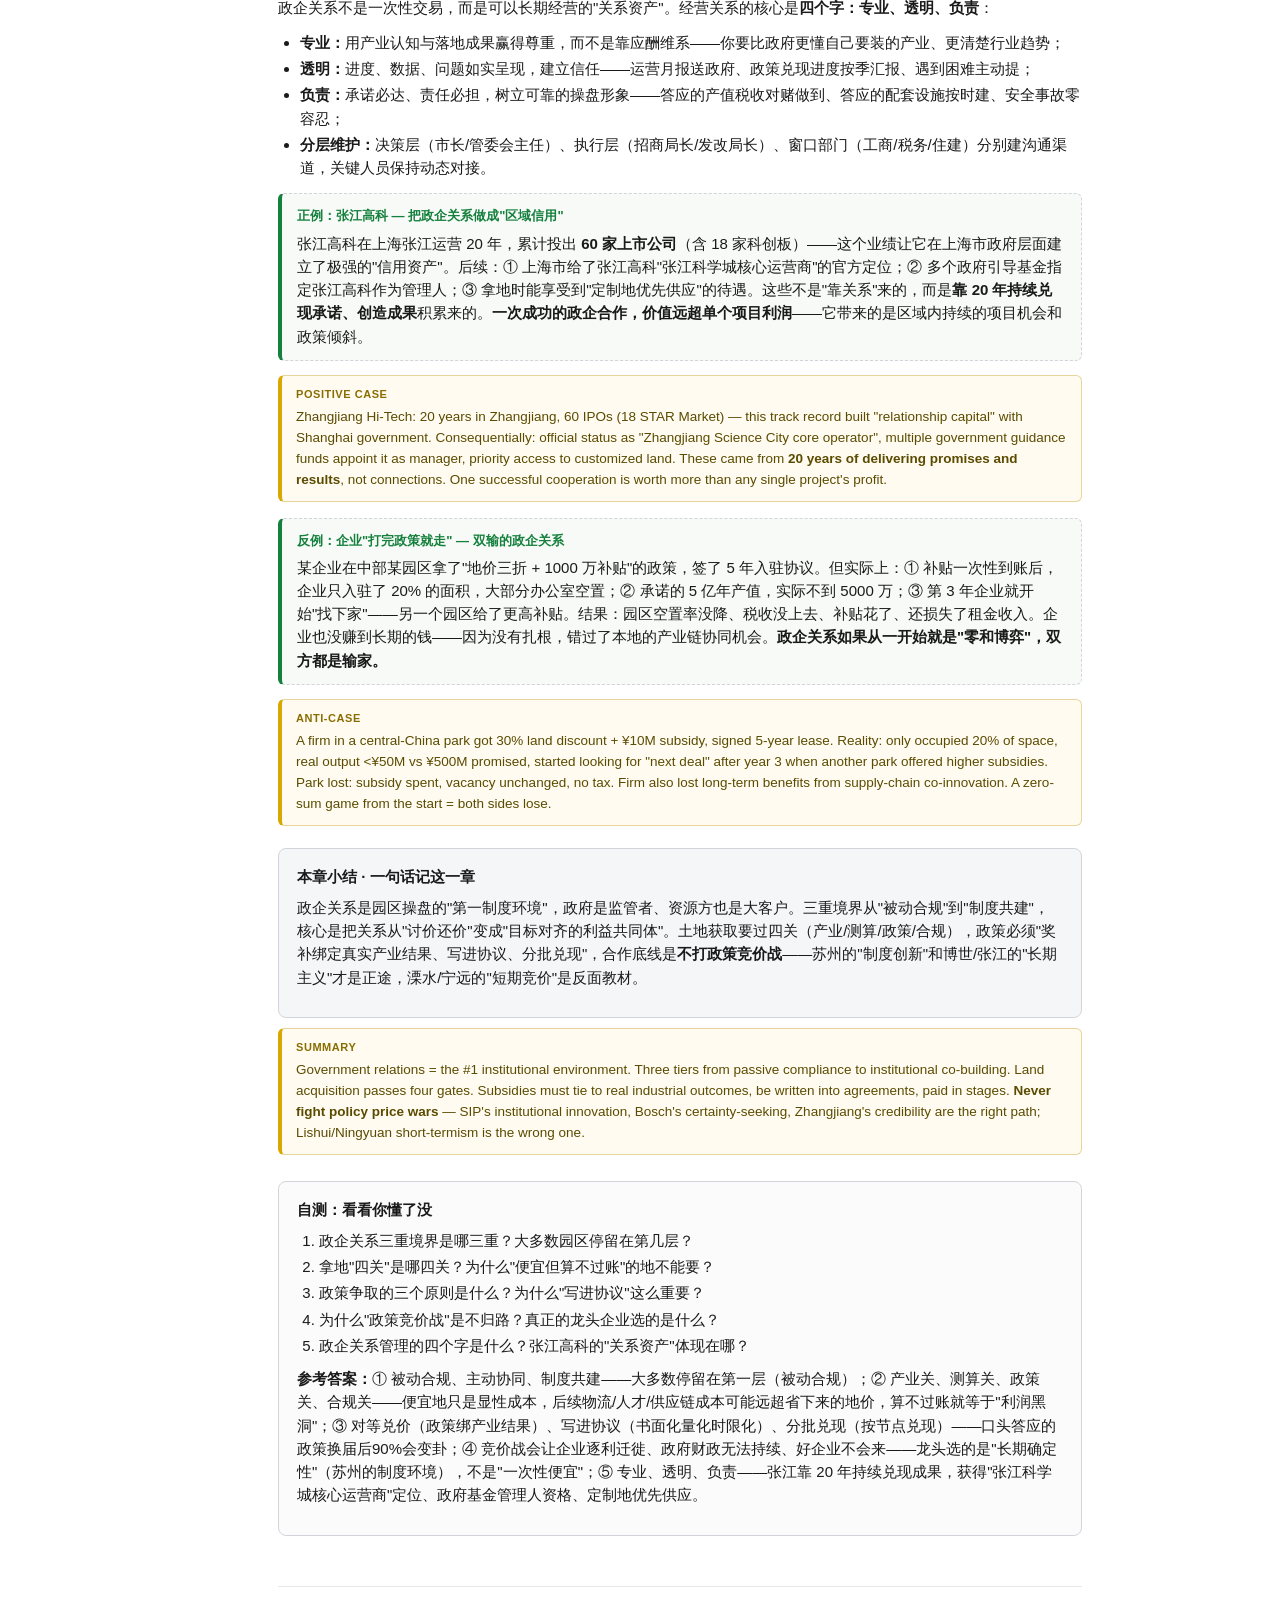
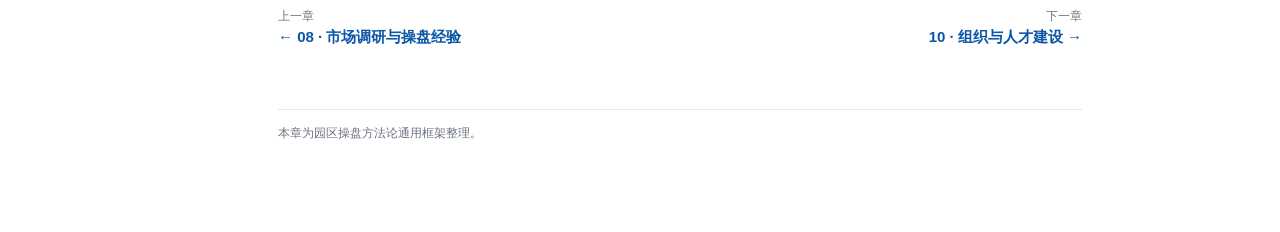
<file: ch9.html>
﻿<!DOCTYPE html>
<html lang="zh-CN">
<head>
<meta charset="UTF-8">
<meta name="viewport" content="width=device-width, initial-scale=1.0">
<title>09 政府关系与政企合作 · 园区操盘方法论</title>
<link rel="stylesheet" href="assets/style.css">
</head>
<body>
<div class="layout">
<nav class="side">
  <div class="brand">园区操盘方法论</div>
  <div class="brand-sub">产业地产 · 从策划到运营</div>
  <div class="nav-section">目录</div>
  <a href="index.html"><span class="num">00</span>总览</a>
  <a href="ch1.html"><span class="num">01</span>园区业务总览与发展逻辑</a>
  <a href="ch2.html"><span class="num">02</span>产业策划体系与产业规划</a>
  <a href="ch3.html"><span class="num">03</span>空间规划与园区单元理论</a>
  <a href="ch4.html"><span class="num">04</span>产业空间经营与投资测算</a>
  <a href="ch5.html"><span class="num">05</span>招商获客与园区品牌建设</a>
  <a href="ch6.html"><span class="num">06</span>园区金融与资金运作</a>
  <a href="ch7.html"><span class="num">07</span>园区运营体系与数字化</a>
  <a href="ch8.html"><span class="num">08</span>市场调研与操盘经验</a>
  <a href="ch9.html" class="active"><span class="num">09</span>政府关系与政企合作</a>
  <a href="ch10.html"><span class="num">10</span>组织与人才建设</a>
  <a href="ch11.html"><span class="num">11</span>风险合规与法务</a>
  <a href="ch12.html"><span class="num">12</span>绿色低碳与ESG</a>
  <div class="nav-section">附录</div>
  <a href="appendix.html"><span class="num">A</span>操盘工具与管理办法</a>
  <div class="nav-section" style="border-top:1px solid var(--line);margin-top:16px;padding-top:12px;">实例</div>
  <a href="case-studies.html"><span class="num">★</span>真实案例与反例</a>
  <div class="side-foot">产业园区操盘方法论<br>系统整理 · 通用框架</div>
</nav>
<main>
<div class="main-wrap">
<p class="crumb"><a href="index.html">目录</a> / 第 9 章</p>

<div class="box box-warn">
  <div class="box-title">📎 本章案例导读 · 政企合作的"长期主义 vs 短期陷阱"</div>
  <p style="margin:0;"><strong>正例：</strong>苏州工业园 — <strong>30 年持续迭代的制度创新</strong>：Su-Easy 一站式（年办件 15 万+，跨域 677 个地区，免证 500 项）、前置货站（通关 2-3 天→1 天）、拿地即开工（18 月→8 月）。GDP 4000 亿+，空置率 8.5%，度亘核芯陪跑 9 年 IPO。政府愿意创新制度（不是只给低价地），企业愿意长期扎根。</p>
  <p style="margin:10px 0 0;"><strong>反例：</strong>南京溧水 — <strong>政策竞价的短期陷阱</strong>：地价三折 + 税收返还 80%，但企业未兑现投资承诺；宁远高新区签 36 家仅 13 家入驻，违规发奖补 <strong>2.59 亿元</strong>被中央纪委披露。共同特征：用"低价/高补贴"抢签约，但没有真实产业基础、没有长期运营能力，最终演变成"签了又走"。</p>
  <p style="margin:10px 0 0;"><strong>问题式总结：</strong>苏州的成功 = 政企共同设计制度创新 → 长期陪跑产业生态；溧水/宁远的失败 = 政府竞价抢签约 → 奖补脱离产业结果 → 短期泡沫。<strong>政企合作的底线是"奖补必须绑定真实产业结果"，不能"先给了再说"。</strong></p>
</div>
<div class="en-note"><span class="en-lbl">Case preview</span><p><strong>Positive:</strong> SIP — 30-year institutional innovation: Su-Easy (150K+ apps/year, 677 cities, 500 no-doc items), pre-cargo station (2-3 days → 1 day), start-on-land (18 months → 8 months). GDP ¥400B+, vacancy 8.5%, Dugen 9-year IPO accompaniment. Government innovates institutions, not just gives cheap land. <strong>Negative:</strong> Lishui (30% land + 80% tax return, unfulfilled), Ningyuan (36 signed, 13 moved, ¥259M improper subsidies). Both = policy price wars without real industry.</p></div>

<div class="ch-kicker">Chapter 09 · 会"跟政府打交道"，是门手艺</div>
<h1 class="ch-title">政府关系与政企合作</h1>
<p class="ch-desc">政企关系三重境界：被动合规 → 主动协同 → 制度共建</p>
<div class="en-note"><span class="en-lbl">Overview</span><p>Three tiers of government-enterprise relationships: passive compliance → active collaboration → institutional co-building. This chapter covers how to get land, secure policy, pick a cooperation model, and negotiate the right deals.</p></div>

<h2 id="s91">9.1 政企关系三重境界：从"被动合规"到"制度共建"</h2>
<p>很多人把政企关系理解成"找关系、拿优惠"——这是最低级的第一层。真正的政企关系，要跨过三重境界：</p>
<ol>
  <li><strong>被动合规（初级）：</strong>政府让干什么就干什么，按时报批、交规照做——这是底线，但你只能"跟着走"，拿不到任何政策主动支持；</li>
  <li><strong>主动协同（中级）：</strong>带着完整的产业方案和测算去谈，跟政府对齐目标、双向承诺、资源换资源——你和政府变成"伙伴"，政策支持是"共同设计"出来的；</li>
  <li><strong>制度共建（高级）：</strong>在长期成功合作基础上，推动政府把"一次性优惠"变成"制度创新"——比如苏州的 Su-Easy、前置货站、拿地即开工，都是从"一家企业的需求"演变成"惠及所有企业的制度"。</li>
</ol>
<p>三重境界不是非此即彼，而是<strong>逐步进阶</strong>——先做到第二层（主动协同），才有资格谈第三层（制度共建）。大多数园区运营商一辈子停留在第一层。</p>
<div class="example">
  <div class="ex-title">正例：苏州工业园 — 30 年从"主动协同"到"制度共建"</div>
  <p>苏州工业园 1994 年成立时，一开始也是"按政策办事"（被动合规）。但很快进入第二层：带着"国际化工业园区"的完整方案跟中新两国政府谈，拿到了"全国首个国家级中外合作开发区"的政策定位。进入 21 世纪后逐步进入第三层（制度共建）：① 博世等龙头企业反映"通关太慢" → 联合海关/民航推动"前置货站"制度（2025 年全国首个跨省市跨关区航空前置货站，通关从 2-3 天压缩到 1 天）；② 企业反映"办证跑断腿" → 推动"Su-Easy"一站式数字平台；③ 多家企业反映"拿地到开工太慢" → 推动"并联审批"把 18 个月压缩到 8 个月。这些都不是"政府给的优惠"，而是<strong>政企共同推动的制度创新</strong>，一旦形成就惠及所有企业。来源：苏州工业园管委会 2026 年 1 月、Xinhua 2024 年 12 月。</p>
</div>
<div class="en-note"><span class="en-lbl">Positive case</span><p>SIP: from passive compliance → active collaboration → institutional co-building over 30 years. Early stage: "international industrial park" plan co-designed with China-Singapore governments. Institutional innovations now include: pre-cargo station (2-3 days → 1 day clearance), Su-Easy one-stop digital platform, start-on-land (18 months → 8 months). These are not "government giveaways" but jointly-built institutions benefiting all firms.</p></div>
<div class="example">
  <div class="ex-title">反例：溧水/宁远 — 永远停在第一层，甚至走偏</div>
  <p>溧水和宁远的政企关系，始终停留在"被动合规甚至走偏"：政府想抢签约业绩 → 开"地价三折 + 税收返还 80%"的竞价条件 → 企业"闻风而来"拿了优惠 → 实际投资远低于承诺 → 企业搬走 → 政府又开新条件抢下一批。整个过程<strong>没有产业调研、没有真实目标对齐、没有制度建设</strong>，纯粹是短期政绩驱动的"零和博弈"。宁远更违规——签了 36 家企业仅 13 家入驻，违规发奖补 2.59 亿被中央纪委披露。来源：中央纪委通报、多地审计报告。</p>
</div>
<div class="en-note"><span class="en-lbl">Anti-case</span><p>Lishui and Ningyuan: never progressed beyond "passive compliance", even corrupted. Price wars (30% land + 80% tax return for Lishui), firms come for subsidies, underinvest, leave, government offers more. No industry research, no goal alignment, no institutional building — pure short-term performance-driven zero-sum game. Ningyuan's ¥259M improper subsidies disclosed by CCDI.</p></div>

<h2 id="s92">9.2 土地获取：三种供地模式，各自有坑</h2>
<p>土地是园区的起点，但"低价地 ≠ 好地"。供地模式大致分三类，每类都有明确的优势和风险：</p>
<table>
<thead><tr><th>供地模式</th><th>适合场景</th><th>优势</th><th>核心风险</th></tr></thead>
<tbody>
<tr><td><strong>标准地 / 公开招拍挂</strong></td><td>产业要求明确、投资强度有保障的成熟项目</td><td>透明合规、定价市场化、无历史包袱</td><td>竞争激烈、地价不可控、难锁定</td></tr>
<tr><td><strong>定制地 / 定向供地</strong></td><td>龙头企业落地、能带来上下游集聚的重大项目</td><td>可设置产业/投资/亩均指标门槛、价格可谈、能绑定长期承诺</td><td>须充分论证产业方案、防"花落他处"、有合规风险</td></tr>
<tr><td><strong>周转地 / 联动手</strong></td><td>片区综合开发、需要住宅/商业反哺产业投入的项目</td><td>以可售板块利润反哺产业、体量大、价值空间大</td><td>多城市限制"排他捆绑"、合规审核严、周期长</td></tr>
</tbody>
</table>
<div class="box box-warn"><div class="box-title">拿地纪律：先过"四关"</div><p style="margin:0;">拿地前必须过四关：<strong>产业关</strong>（装什么产业、能否真实落地）、<strong>测算关</strong>（按该地价能不能算得过账）、<strong>政策关</strong>（扶持能否兑现、会不会换届变卦）、<strong>合规关</strong>（供地条件是否合法、捆绑比例是否合规）。四关不过，宁可放弃，也不拿"便宜但算不过账"的地。</p></div>
<div class="en-note"><span class="en-lbl">Key point</span><p>Before land acquisition, pass the "four gates": industry (what, can it land), economics (does it pencil), policy (can it be honored), compliance (legal and bundling terms). If any fails, walk away — never take cheap land that doesn't work financially.</p></div>
<div class="example">
  <div class="ex-title">正例：西安高新区 — "标准地"方式高质量供应</div>
  <p>西安高新区在新能源汽车项目上，用的是<strong>"标准地"</strong>模式——提前把地块的规划指标、投资强度（≥500 万元/亩）、亩均税收（≥30 万元/亩）、环保要求全部公开写入供地条件。企业拿地前就知道"我要达到什么标准"，政府也通过"标准地"筛选出了真正有实力的投资者。奕材半导体（IGBT 芯片）、京东双中心、蚂蚁双中心都是通过标准地方式进入的。这种模式没有"低价诱惑"，但有"明确预期"——质量比速度重要。来源：西安高新区 2025 年度报告。</p>
</div>
<div class="en-note"><span class="en-lbl">Positive case</span><p>Xi'an High-Tech Zone uses "standard land": pre-set planning, investment intensity (≥¥5M/mu), per-mu tax (≥¥300K/mu), environmental standards all written into land conditions. Firms know targets before bidding, government filters real investors. Yicai Semiconductor (IGBT), JD.com twin centers, Ant Financial twin centers all entered this way. Clear expectations beat cheap land.</p></div>
<div class="example">
  <div class="ex-title">反例：溧水 — 低价三折地，但算不过账</div>
  <p>溧水给新能源项目<strong>地价三折</strong>（看起来占了大便宜），但仔细看：周边没有新能源汽车产业链配套（本地无比亚迪/宁德时代基地、上下游半径 500km+）、人才供给缺口大（无相关高校）、交通不发达（高铁 1.5 小时到主城）。企业拿了低价地，但后续物流成本、人才成本、供应链成本远超省下的地价。很多企业拿地后迟迟不开工，或开了工又停工——"便宜的地"反而成了"最贵的地"。地价只是显性成本，真正的成本是"能不能算得过账"。</p>
</div>
<div class="en-note"><span class="en-lbl">Anti-case</span><p>Lishui's 30% discount land looks great — but no local EV supply chain (nearest BYD/CATL base 500km+ away), huge talent gap, poor transport (1.5hr to main city by high-speed rail). Firms got cheap land but logistics + talent + supply chain costs far exceeded savings. Many delayed or stopped construction. Land price is the visible cost; the real question is "does it work financially".</p></div>

<h2 id="s93">9.3 政策争取：奖补必须绑定真实产业结果</h2>
<p>很多人以为政策是"政府给的"——其实好的政策是<strong>企业和政府一起设计出来的</strong>。你比政府更懂产业、更懂市场，应该主动提出"什么样的政策组合既符合我的测算、又是政府能兑现的"。</p>
<p>政策工具按要素分六类，但核心原则只有三条：</p>
<ul>
  <li><strong>对等兑价：</strong>政策（地价、补贴、税收返还）必须与产业产值、税收、就业的<strong>可量化承诺</strong>绑定，双向对赌，避免"空口要政策"；</li>
  <li><strong>写进协议：</strong>凡政府承诺必<strong>书面化、量化、时限化</strong>，防止"换届变卦"——口头答应的政策，90% 以上会变卦；</li>
  <li><strong>分批兑现：</strong>按投资到位、开工、投产、达产四个节点分期落地，每个节点达到指标才兑现下一期，<strong>绝不"先给了再说"</strong>。</li>
</ul>
<div class="box box-accent"><p style="margin:0;">一句话：<strong>奖补必须是"事后兑现的奖励"，不能是"事前给的福利"</strong>——前者激励企业创造价值，后者鼓励企业"拿了补贴就走"。</p></div>
<div class="en-note"><span class="en-lbl">Key point</span><p>Subsidies must be <strong>post-performance rewards</strong>, not <strong>pre-performance welfare</strong>. The first motivates firms to create value; the second encourages them to "take the money and run."</p></div>
<div class="example">
  <div class="ex-title">正例：苏州度亘核芯 — 政策绑定陪跑 9 年 IPO</div>
  <p>度亘核芯（激光芯片领军企业）2016 年以天使轮进入苏州工业园，政府产业基金作为天使轮投资方。政府给的政策<strong>全部绑定指标</strong>：① 租金补贴按"每年研发投入强度 ≥10%"兑现；② 研发费用补贴按"实际投入的 30%"事后申报；③ 人才政策按"认定的高层次人才数量"兑现；④ 最重要的是——政府不催业绩，给了<strong>9 年"耐心资本"</strong>的时间窗口。度亘核芯在 2025 年成功 IPO，上市前一年度研发投入强度达到 15%。来源：苏州日报 2026 年 1 月、度亘核芯招股书。</p>
</div>
<div class="en-note"><span class="en-lbl">Positive case</span><p>Dugen Semiconductor (laser chip leader) entered SIP as angel round investee in 2016, government fund as angel investor. All subsidies <strong>tied to metrics</strong>: rent subsidy tied to ≥10% R&D intensity (paid post-hoc), R&D subsidy = 30% of actual spend (declared post-hoc), talent policy tied to certified high-level headcount. Most importantly — government gave 9 years of "patient capital" without forcing performance. IPO'd 2025 with 15% R&D intensity.</p></div>
<div class="example">
  <div class="ex-title">反例：宁远高新区 — 奖补与产业完全脱钩</div>
  <p>宁远高新区违规的核心问题，就是<strong>"奖补完全脱离产业结果"</strong>：① 签合同时承诺的奖补，没有任何产业指标（没有产值、没有税收、没有就业的对赌）；② 奖补是"事前一次性支付"，不是"事后分期兑现"；③ 签了 36 家企业，仅 13 家真正入驻，违规发奖补 <strong>2.59 亿元</strong>。中央纪委通报明确指出："宁远高新区奖补制度设计存在严重漏洞，补贴对象的筛选缺乏产业真实性审核，补贴发放与企业实际贡献完全脱钩。"来源：中央纪委通报。</p>
</div>
<div class="en-note"><span class="en-lbl">Anti-case</span><p>Ningyuan's core violation: <strong>subsidies completely decoupled from industry results</strong>. No metrics (no output, no tax, no employment), paid upfront not post-hoc. 36 signed, 13 moved in, ¥259M improper subsidies. CCDI: "Ningyuan's subsidy system had severe design flaws, no industry verification for recipients, subsidies completely decoupled from actual contribution."</p></div>

<h2 id="s94">9.4 合作底线：不打政策竞价战</h2>
<p>上面的正反案例已经把话说得很清楚了——但还是要强调一遍：<strong>政策竞价战（地价战、税收返还战、补贴战）是政企合作的"不归路"</strong>。为什么？</p>
<ul>
  <li><strong>企业会"逐利迁徙"</strong>——哪家补贴高就去哪家，补贴一停就走，没有任何忠诚度；</li>
  <li><strong>政府财政无法持续</strong>——高补贴拉高预期、形成"补贴依赖"，后续企业不来了、补贴也降不下去；</li>
  <li><strong>真正好的企业不会来</strong>——高补贴往往只吸引"靠补贴活"的企业，真正想扎根的龙头（博世、罗氏、比亚迪）不会把"补贴多少"作为首要决策因素，他们要的是稳定的制度、好的营商环境、产业链配套。</li>
</ul>
<div class="example">
  <div class="ex-title">正例：苏州 vs 博世 — 长期稳定制度胜过一次性补贴</div>
  <p>博世（全球最大汽车零部件供应商）2003 年进入苏州工业园，没有拿到任何特殊的"低价/高补贴"政策——但苏州给了<strong>稳定可预期的制度环境</strong>：Su-Easy 一站式、通关便利、拿地即开工、产业链配套（丹纳赫本地化率 80%）。博世在苏州累计投资已超 <strong>150 亿元人民币</strong>，2025 年又加码 20 亿元建设新能源汽车零部件工厂。对比一些靠"天价补贴"抢企业的地方，博世的选择说明：<strong>真正的龙头选的是"长期确定性"，不是"一次性便宜"</strong>。来源：博世中国官网 2025。</p>
</div>
<div class="en-note"><span class="en-lbl">Positive case</span><p>Bosch entered SIP in 2003 with NO special "cheap land/high subsidy" — but got stable institutions: Su-Easy clearance, start-on-land, Danaher localization 80%. Cumulative investment now ¥15B+, ¥2B new EV component factory 2025. Global leaders pick "long-term certainty", not "one-time cheapness."</p></div>
<div class="example">
  <div class="ex-title">反例：全国结构性警示 — 考核签约 40%+，满意度仅 10%</div>
  <p>2025Q2 全国数据显示：园区"考核签约完成率"平均 <strong>40%+</strong>，但"企业满意度"仅 <strong>10%</strong>。大量园区靠政策竞价抢签约：地价一折、税收返还 90%、补贴先给 500 万——企业拿了钱就来签合同，但后续没有运营服务、没有产业链配套、没有数字化支撑，所以满意度极低。空置率从 2023 年的 24.1% 上升到 2025Q2 的 28.7%。<strong>竞价抢签约 = 签了又走 = 空置加剧 = 财政浪费</strong>，是一个死循环。</p>
</div>
<div class="en-note"><span class="en-lbl">Anti-case</span><p>National Q2 2025: average "signing completion rate" 40%+, but "enterprise satisfaction" only 10%. Price wars everywhere (10% land price, 90% tax return, ¥5M upfront subsidies) → firms sign for money, no service/support later → satisfaction rock bottom → vacancy from 24.1% (2023) to 28.7% (2025Q2). Sign-and-leave loop = more vacancy + fiscal waste.</p></div>

<h2 id="s95">9.5 政企关系管理：把合作变成"长期资产"</h2>
<p>政企关系不是一次性交易，而是可以长期经营的"关系资产"。经营关系的核心是<strong>四个字：专业、透明、负责</strong>：</p>
<ul>
  <li><strong>专业：</strong>用产业认知与落地成果赢得尊重，而不是靠应酬维系——你要比政府更懂自己要装的产业、更清楚行业趋势；</li>
  <li><strong>透明：</strong>进度、数据、问题如实呈现，建立信任——运营月报送政府、政策兑现进度按季汇报、遇到困难主动提；</li>
  <li><strong>负责：</strong>承诺必达、责任必担，树立可靠的操盘形象——答应的产值税收对赌做到、答应的配套设施按时建、安全事故零容忍；</li>
  <li><strong>分层维护：</strong>决策层（市长/管委会主任）、执行层（招商局长/发改局长）、窗口部门（工商/税务/住建）分别建沟通渠道，关键人员保持动态对接。</li>
</ul>
<div class="example">
  <div class="ex-title">正例：张江高科 — 把政企关系做成"区域信用"</div>
  <p>张江高科在上海张江运营 20 年，累计投出 <strong>60 家上市公司</strong>（含 18 家科创板）——这个业绩让它在上海市政府层面建立了极强的"信用资产"。后续：① 上海市给了张江高科"张江科学城核心运营商"的官方定位；② 多个政府引导基金指定张江高科作为管理人；③ 拿地时能享受到"定制地优先供应"的待遇。这些不是"靠关系"来的，而是<strong>靠 20 年持续兑现承诺、创造成果</strong>积累来的。<strong>一次成功的政企合作，价值远超单个项目利润</strong>——它带来的是区域内持续的项目机会和政策倾斜。</p>
</div>
<div class="en-note"><span class="en-lbl">Positive case</span><p>Zhangjiang Hi-Tech: 20 years in Zhangjiang, 60 IPOs (18 STAR Market) — this track record built "relationship capital" with Shanghai government. Consequentially: official status as "Zhangjiang Science City core operator", multiple government guidance funds appoint it as manager, priority access to customized land. These came from <strong>20 years of delivering promises and results</strong>, not connections. One successful cooperation is worth more than any single project's profit.</p></div>
<div class="example">
  <div class="ex-title">反例：企业"打完政策就走" — 双输的政企关系</div>
  <p>某企业在中部某园区拿了"地价三折 + 1000 万补贴"的政策，签了 5 年入驻协议。但实际上：① 补贴一次性到账后，企业只入驻了 20% 的面积，大部分办公室空置；② 承诺的 5 亿年产值，实际不到 5000 万；③ 第 3 年企业就开始"找下家"——另一个园区给了更高补贴。结果：园区空置率没降、税收没上去、补贴花了、还损失了租金收入。企业也没赚到长期的钱——因为没有扎根，错过了本地的产业链协同机会。<strong>政企关系如果从一开始就是"零和博弈"，双方都是输家。</strong></p>
</div>
<div class="en-note"><span class="en-lbl">Anti-case</span><p>A firm in a central-China park got 30% land discount + ¥10M subsidy, signed 5-year lease. Reality: only occupied 20% of space, real output <¥50M vs ¥500M promised, started looking for "next deal" after year 3 when another park offered higher subsidies. Park lost: subsidy spent, vacancy unchanged, no tax. Firm also lost long-term benefits from supply-chain co-innovation. A zero-sum game from the start = both sides lose.</p></div>

<div class="takeaway">
  <div class="tk-title">本章小结 · 一句话记这一章</div>
  <p>政企关系是园区操盘的"第一制度环境"，政府是监管者、资源方也是大客户。三重境界从"被动合规"到"制度共建"，核心是把关系从"讨价还价"变成"目标对齐的利益共同体"。土地获取要过四关（产业/测算/政策/合规），政策必须"奖补绑定真实产业结果、写进协议、分批兑现"，合作底线是<strong>不打政策竞价战</strong>——苏州的"制度创新"和博世/张江的"长期主义"才是正途，溧水/宁远的"短期竞价"是反面教材。</p>
</div>
<div class="en-note"><span class="en-lbl">Summary</span><p>Government relations = the #1 institutional environment. Three tiers from passive compliance to institutional co-building. Land acquisition passes four gates. Subsidies must tie to real industrial outcomes, be written into agreements, paid in stages. <strong>Never fight policy price wars</strong> — SIP's institutional innovation, Bosch's certainty-seeking, Zhangjiang's credibility are the right path; Lishui/Ningyuan short-termism is the wrong one.</p></div>

<div class="selfcheck">
  <div class="sc-title">自测：看看你懂了没</div>
  <ol>
    <li>政企关系三重境界是哪三重？大多数园区停留在第几层？</li>
    <li>拿地"四关"是哪四关？为什么"便宜但算不过账"的地不能要？</li>
    <li>政策争取的三个原则是什么？为什么"写进协议"这么重要？</li>
    <li>为什么"政策竞价战"是不归路？真正的龙头企业选的是什么？</li>
    <li>政企关系管理的四个字是什么？张江高科的"关系资产"体现在哪？</li>
  </ol>
  <p style="margin-top:10px;"><strong>参考答案：</strong>① 被动合规、主动协同、制度共建——大多数停留在第一层（被动合规）；② 产业关、测算关、政策关、合规关——便宜地只是显性成本，后续物流/人才/供应链成本可能远超省下来的地价，算不过账就等于"利润黑洞"；③ 对等兑价（政策绑产业结果）、写进协议（书面化量化时限化）、分批兑现（按节点兑现）——口头答应的政策换届后90%会变卦；④ 竞价战会让企业逐利迁徙、政府财政无法持续、好企业不会来——龙头选的是"长期确定性"（苏州的制度环境），不是"一次性便宜"；⑤ 专业、透明、负责——张江靠 20 年持续兑现成果，获得"张江科学城核心运营商"定位、政府基金管理人资格、定制地优先供应。</p>
</div>

<div class="pager">
  <div class="prev"><span class="lbl">上一章</span><a href="ch8.html">← 08 · 市场调研与操盘经验</a></div>
  <div class="next"><span class="lbl">下一章</span><a href="ch10.html">10 · 组织与人才建设 →</a></div>
</div>
<div class="foot-note">本章为园区操盘方法论通用框架整理。</div>
</div>
</main>
</div>
</body>
</html>
</file>
<file: assets/style.css>
:root{
  --ink:#1a1a1a;
  --muted:#6b7280;
  --line:#e5e7eb;
  --line-strong:#d1d5db;
  --accent:#0b56a6;
  --accent-soft:#eef4fb;
  --warn:#9a3412;
  --bg:#ffffff;
  --code:#0f172a;
  --code-bg:#f6f8fa;
}
*{box-sizing:border-box;}
html{-webkit-text-size-adjust:100%;}
body{
  margin:0;
  font-family:"Helvetica Neue",Arial,"PingFang SC","Hiragino Sans GB","Microsoft YaHei",sans-serif;
  color:var(--ink);
  background:var(--bg);
  line-height:1.55;
  font-size:15px;
}
a{color:var(--accent);text-decoration:none;}
a:hover{text-decoration:underline;}
code{
  font-family:"SF Mono","Consolas","Menlo",monospace;
  font-size:0.92em;
  background:var(--code-bg);
  border:1px solid var(--line);
  border-radius:3px;
  padding:0 0.3em;
}
pre code{display:block;padding:12px 14px;overflow:auto;background:var(--code-bg);border:1px solid var(--line);}

/* ---- Layout ---- */
.layout{display:flex;min-height:100vh;}
nav.side{
  width:230px;flex:0 0 230px;
  border-right:1px solid var(--line);
  padding:20px 16px;
  position:sticky;top:0;height:100vh;overflow:auto;
  background:#fafbfc;
}
main{flex:1;min-width:0;padding:40px 48px 90px;max-width:900px;}
.main-wrap{max-width:900px;margin:0 auto;}

/* sidebar */
.brand{font-weight:700;font-size:14px;letter-spacing:.02em;margin-bottom:2px;}
.brand-sub{font-size:12px;color:var(--muted);margin-bottom:18px;}
.nav-section{margin:0 0 4px;font-size:11px;text-transform:uppercase;letter-spacing:.06em;color:var(--muted);margin-top:16px;}
nav.side a{display:block;padding:4px 6px;border-radius:4px;color:var(--ink);font-size:13.5px;line-height:1.4;}
nav.side a:hover{background:var(--accent-soft);text-decoration:none;}
nav.side a.active{background:var(--accent);color:#fff;font-weight:600;}
nav.side a .num{display:inline-block;width:20px;color:var(--accent);font-variant-numeric:tabular-nums;}
nav.side a.active .num{color:#fff;}
.side-foot{margin-top:22px;font-size:11px;color:var(--muted);border-top:1px solid var(--line);padding-top:12px;}

/* ---- Typography ---- */
h1{font-size:26px;line-height:1.25;margin:0 0 6px;letter-spacing:-.01em;}
h2{font-size:20px;margin:44px 0 10px;padding-bottom:6px;border-bottom:1px solid var(--line-strong);letter-spacing:-.01em;}
h3{font-size:16.5px;margin:26px 0 8px;}
h4{font-size:14.5px;margin:18px 0 6px;}
p{margin:0 0 12px;}
ul,ol{margin:0 0 12px;padding-left:22px;}
li{margin:3px 0;}
strong{font-weight:650;}
hr{border:0;border-top:1px solid var(--line);margin:26px 0;}

/* ---- Components ---- */
.ch-title{max-width:760px;margin:0 auto 4px;}
.ch-kicker{font-size:12px;letter-spacing:.1em;text-transform:uppercase;color:var(--muted);margin-bottom:6px;}
.ch-desc{color:var(--muted);font-size:15px;max-width:760px;margin:0 auto 12px;}
.crumb{margin-bottom:22px;font-size:12.5px;color:var(--muted);}
.crumb a{color:var(--muted);}
.crumb a:hover{color:var(--accent);}
.lead{font-size:15.5px;color:var(--code);border-left:3px solid var(--accent);padding:2px 0 2px 14px;}

.box{width:100%;border:1px solid var(--line);border-radius:6px;padding:14px 16px;margin:16px 0;background:#fcfcfd;box-sizing:border-box;}
.box-accent{border-left:4px solid var(--accent);background:var(--accent-soft);}
.box-warn{border-left:4px solid var(--warn);background:#fdf7f3;}
.box .box-title{font-weight:700;margin-bottom:6px;font-size:14px;}

/* ---- Tutorial components ---- */
.lesson{border:1px solid var(--accent);border-radius:8px;padding:16px 18px;margin:18px 0 26px;background:var(--accent-soft);}
.lesson .lesson-title{font-weight:700;font-size:15px;margin-bottom:8px;color:var(--accent);}
.lesson ol,.lesson ul{margin-bottom:4px;}
.term{border:1px solid var(--line);border-left:4px solid var(--code);border-radius:4px;background:#f8fafc;padding:1px 0;}
.term .t-name{font-weight:700;color:var(--code);}
.term .t-means{color:var(--ink);}
.example{border:1px dashed var(--line-strong);border-left:4px solid #15803d;border-radius:6px;background:#f7faf7;padding:12px 15px;margin:14px 0;}
.example .ex-title{font-weight:700;font-size:13px;color:#15803d;margin-bottom:5px;}
.example p:last-child{margin:0;}
.example ol,.example ul{margin-bottom:4px;}
.selfcheck{border:1px solid var(--line-strong);border-radius:8px;padding:16px 18px;margin:26px 0 6px;background:#fbfbfb;}
.selfcheck .sc-title{font-weight:700;font-size:15px;margin-bottom:8px;}
.selfcheck ol{margin:0 0 4px;}
.takeaway{border:1px solid var(--line-strong);border-radius:8px;padding:16px 18px;margin:22px 0 6px;background:#f4f6f8;}
.takeaway .tk-title{font-weight:700;font-size:15px;margin-bottom:8px;}

/* ---- Bilingual annotation block (English note) ---- */
.en-note{border:1px solid #e8d49a;border-left:4px solid #d9a800;border-radius:6px;background:#fffbf0;padding:10px 14px;margin:10px 0 16px;}
.en-note .en-lbl{display:block;font-size:11px;font-weight:700;letter-spacing:.05em;text-transform:uppercase;color:#8a6d00;margin-bottom:4px;}
.en-note p{margin:0;color:#5b4b00;font-size:13.5px;line-height:1.55;}

table{border-collapse:collapse;width:100%;margin:14px 0;font-size:13.5px;}
th,td{border:1px solid var(--line-strong);padding:6px 9px;text-align:left;vertical-align:top;}
th{background:#f3f4f6;font-weight:600;white-space:nowrap;}
tbody tr:nth-child(even){background:#fafbfc;}
table.num td,table.num th{font-variant-numeric:tabular-nums;}

.tag{display:inline-block;font-size:11px;padding:1px 7px;border-radius:10px;background:var(--accent-soft);color:var(--accent);border:1px solid var(--line-strong);margin:0 2px 4px 0;}
.toc{list-style:none;padding:0;margin:0;}
.toc>li{border-bottom:1px solid var(--line);padding:10px 4px;}
.toc>li>a{font-weight:600;color:var(--ink);}
.toc>li>a:hover{color:var(--accent);text-decoration:none;}
.toc .desc{font-size:13px;color:var(--muted);margin-top:2px;}
.toc .pg{float:right;font-size:12px;color:var(--muted);}

.grid{display:grid;gap:12px;margin:14px 0;}
.grid.c2{grid-template-columns:1fr 1fr;}
.grid.c3{grid-template-columns:1fr 1fr 1fr;}
.card{border:1px solid var(--line);border-radius:6px;padding:12px 14px;background:#fff;}
.card h4{margin-top:0;}
.card .k{font-size:12px;color:var(--muted);}

.breadcrumb-top a{color:var(--muted);}

.pager{display:flex;justify-content:space-between;gap:16px;margin-top:50px;border-top:1px solid var(--line);padding-top:20px;}
.pager .next{margin-left:auto;text-align:right;}
.pager a{font-weight:600;}
.pager .lbl{display:block;font-size:12px;color:var(--muted);}

.foot-note{margin-top:60px;font-size:12px;color:var(--muted);border-top:1px solid var(--line);padding-top:14px;}

/* mobile */
@media (max-width:820px){
  nav.side{width:100%;height:auto;position:static;border-right:0;border-bottom:1px solid var(--line);}
  .layout{flex-direction:column;}
  main{padding:24px 18px 70px;}
  .grid.c2,.grid.c3{grid-template-columns:1fr;}
}
</file>
